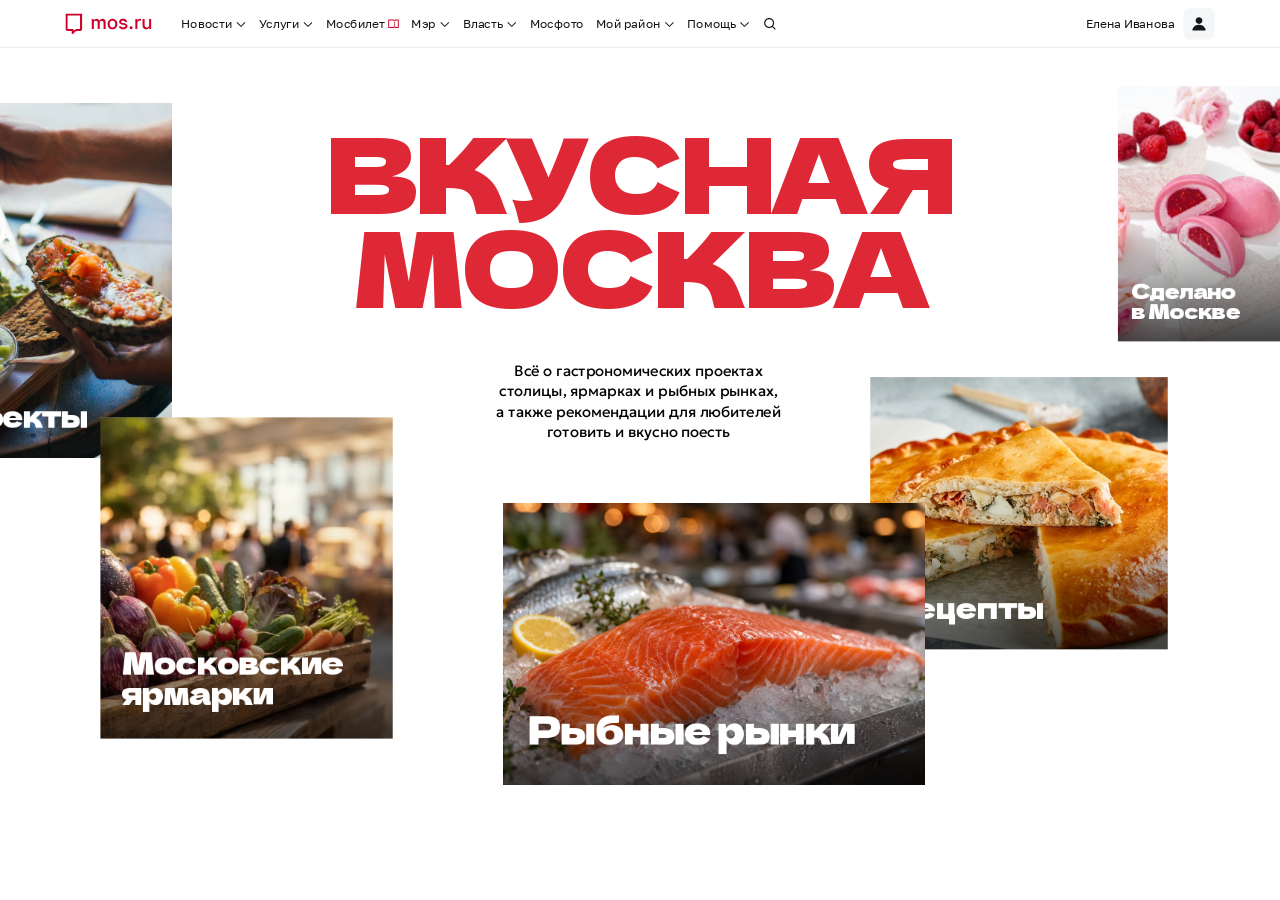
<file: index.html>
<!doctype html>
<html lang="ru">
<head>
  <meta charset="UTF-8">
  <meta name="viewport" content="width=device-width, initial-scale=1">
  <meta http-equiv="refresh" content="0; url=mos-eda/">
  <title>Вкусная Москва</title>
  <link rel="canonical" href="mos-eda/">
</head>
<body><a href="mos-eda/">Открыть «Вкусную Москву»</a></body>
</html>
</file>
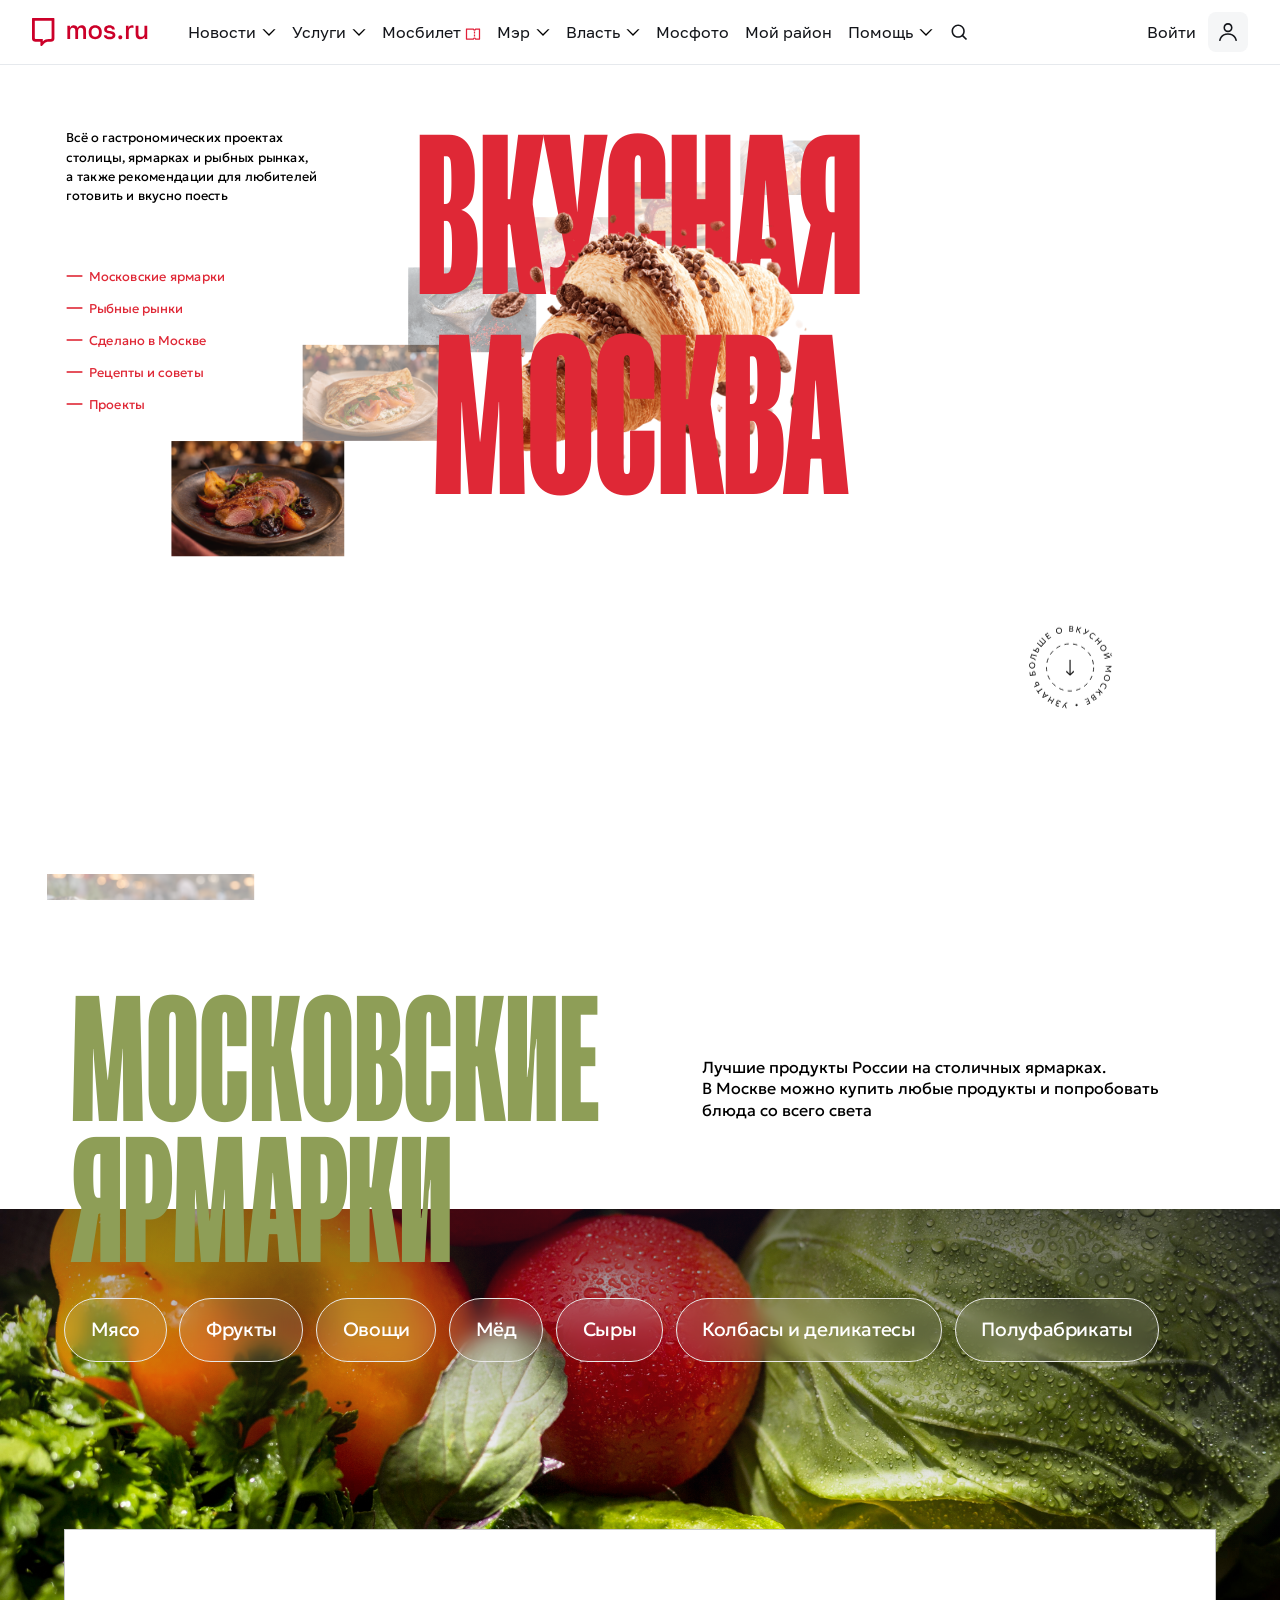
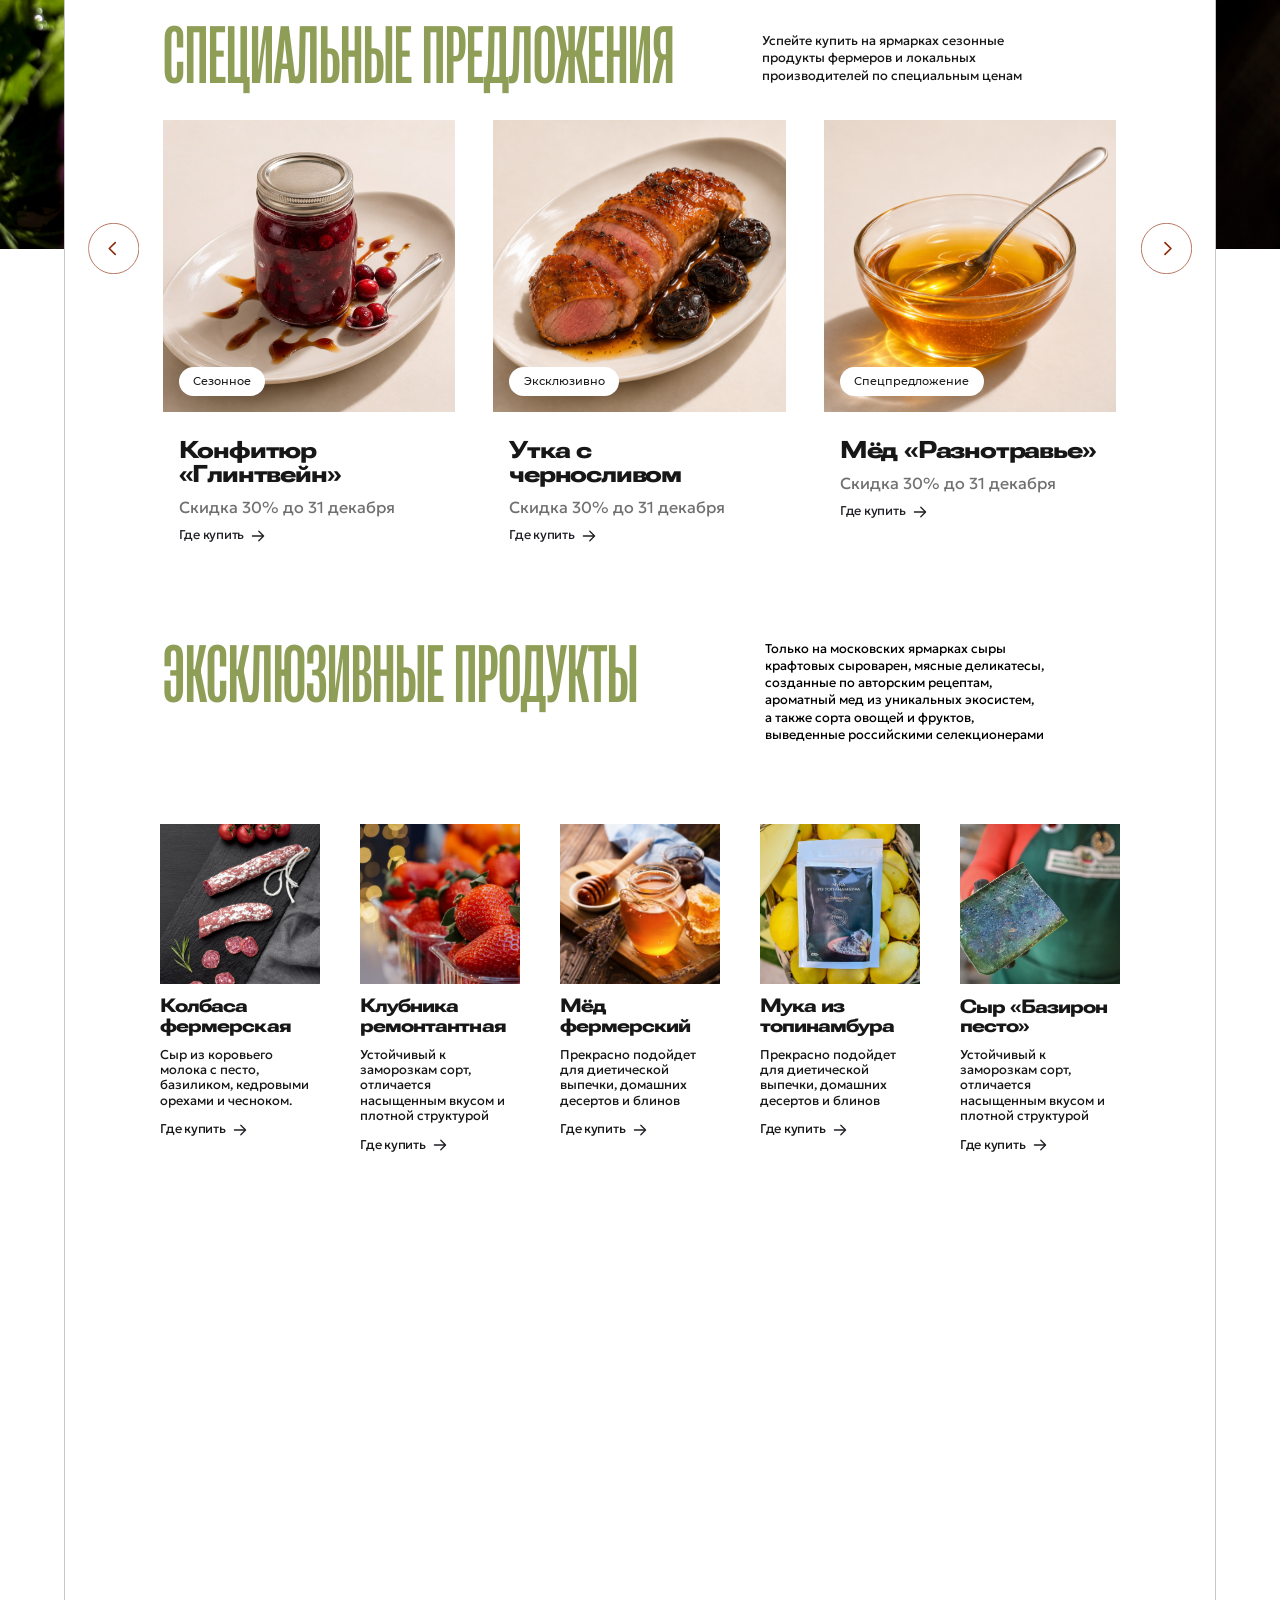
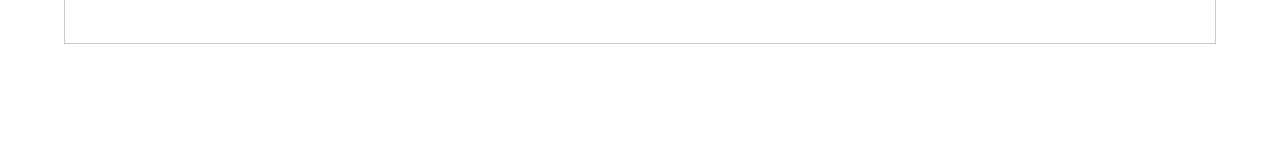
<file: mos-carousel-2/index.html>
<!doctype html>
<html lang="ru"><head><meta charset="utf-8"><meta name="viewport" content="width=device-width,initial-scale=1"><title>Вкусная Москва — карусель 2</title><link rel="icon" href="data:,"><link rel="stylesheet" href="styles.css?v=15"><link rel="stylesheet" href="header.css?v=7"><link rel="preload" href="assets/fonts/roboto-flex.ttf" as="font" type="font/ttf" crossorigin><link rel="stylesheet" href="fairs.css?v=2"><script type="module" src="carousel.js?v=9"></script><script type="module" src="fairs.js?v=2"></script></head>
<body><div id="mos-header" class="mos-widget-header mos_layouts_wrapper"><div class="Header_header__1FD6w Header_headerRendered__24O7k" tabindex="-1"><div class="Header_inside__1MzA3 ru"><header class="Caption_caption__3R-Mi" aria-label="Портал mos.ru"><div class="Caption_name__1pfTC"><a aria-disabled="true" tabindex="-1" aria-label="mos.ru — Официальный сайт Мэра Москвы" id="mos-header-title" class="link_link__29xFl link_focusable__lMy2y Caption_nameLink__2XS9J" style="height:100%"><span class="Caption_logo__IS1vg"><img src="assets/mos-header/logo.svg" aria-hidden="true" alt="" class="Caption_iconLogo__P_cnI"></span></a></div><div class="Caption_menu__2k-Z3"><div class="Menu_menuWrapper__341hI"><nav aria-label="Разделы портала" class="Menu_menu__13xOb"><div class="Menu_item__5wCCF"><div class="dropdown_dropdown__1Oynj dropdown_dropdownTriggerWithArrow__3jYM_"><a aria-disabled="true" tabindex="-1" role="link" class="Menu_link__1f7RY common_unstyledButton__10cKX common_large__34EIE common_large__34EIE link_primary__fU-Jd link_link__29xFl link_focusable__lMy2y">Новости</a><button aria-disabled="true" tabindex="-1" type="button" class="dropdown_dropdownTrigger__SxgNI link_focusable__lMy2y dropdown_dropdownTriggerWithArrowAlways__5y4mP" aria-label="Меню раздела Новости"><svg width="16" height="16" viewBox="0 0 16 16" fill="#0E0E0F" class="dropdown_dropdownTriggerArrow__17cwd dropdown_dropdownTriggerArrowVisible__3bAlf"><path d="M1.43774 5.3335L8.00008 11.8958L14.5624 5.3335L12.7711 5.3335L8.00008 10.1045L3.22908 5.3335L1.43774 5.3335Z" fill="#13151A"/></svg></button></div></div><div class="Menu_item__5wCCF"><div class="dropdown_dropdown__1Oynj dropdown_dropdownTriggerWithArrow__3jYM_"><a aria-disabled="true" tabindex="-1" role="link" class="Menu_link__1f7RY common_unstyledButton__10cKX common_large__34EIE common_large__34EIE link_primary__fU-Jd link_link__29xFl link_focusable__lMy2y">Услуги</a><button aria-disabled="true" tabindex="-1" type="button" class="dropdown_dropdownTrigger__SxgNI link_focusable__lMy2y dropdown_dropdownTriggerWithArrowAlways__5y4mP" aria-label="Меню раздела Услуги"><svg width="16" height="16" viewBox="0 0 16 16" fill="#0E0E0F" class="dropdown_dropdownTriggerArrow__17cwd dropdown_dropdownTriggerArrowVisible__3bAlf"><path d="M1.43774 5.3335L8.00008 11.8958L14.5624 5.3335L12.7711 5.3335L8.00008 10.1045L3.22908 5.3335L1.43774 5.3335Z" fill="#13151A"/></svg></button></div></div><div class="Menu_item__5wCCF"><a aria-disabled="true" tabindex="-1" role="link" class="Menu_link__1f7RY common_unstyledButton__10cKX common_large__34EIE common_large__34EIE link_primary__fU-Jd link_link__29xFl link_focusable__lMy2y">Мосбилет</a><div class="Menu_ticketIcon__lzpXe" aria-hidden="true" role="presentation"><img src="assets/mos-header/ticket.svg" alt=""></div></div><div class="Menu_item__5wCCF"><div class="dropdown_dropdown__1Oynj dropdown_dropdownTriggerWithArrow__3jYM_"><a aria-disabled="true" tabindex="-1" role="link" class="Menu_link__1f7RY common_unstyledButton__10cKX common_large__34EIE common_large__34EIE link_primary__fU-Jd link_link__29xFl link_focusable__lMy2y">Мэр</a><button aria-disabled="true" tabindex="-1" type="button" class="dropdown_dropdownTrigger__SxgNI link_focusable__lMy2y dropdown_dropdownTriggerWithArrowAlways__5y4mP" aria-label="Меню раздела Мэр"><svg width="16" height="16" viewBox="0 0 16 16" fill="#0E0E0F" class="dropdown_dropdownTriggerArrow__17cwd dropdown_dropdownTriggerArrowVisible__3bAlf"><path d="M1.43774 5.3335L8.00008 11.8958L14.5624 5.3335L12.7711 5.3335L8.00008 10.1045L3.22908 5.3335L1.43774 5.3335Z" fill="#13151A"/></svg></button></div></div><div class="Menu_item__5wCCF"><div class="dropdown_dropdown__1Oynj dropdown_dropdownTriggerWithArrow__3jYM_"><a aria-disabled="true" tabindex="-1" role="link" class="Menu_link__1f7RY common_unstyledButton__10cKX common_large__34EIE common_large__34EIE link_primary__fU-Jd link_link__29xFl link_focusable__lMy2y">Власть</a><button aria-disabled="true" tabindex="-1" type="button" class="dropdown_dropdownTrigger__SxgNI link_focusable__lMy2y dropdown_dropdownTriggerWithArrowAlways__5y4mP" aria-label="Меню раздела Власть"><svg width="16" height="16" viewBox="0 0 16 16" fill="#0E0E0F" class="dropdown_dropdownTriggerArrow__17cwd dropdown_dropdownTriggerArrowVisible__3bAlf"><path d="M1.43774 5.3335L8.00008 11.8958L14.5624 5.3335L12.7711 5.3335L8.00008 10.1045L3.22908 5.3335L1.43774 5.3335Z" fill="#13151A"/></svg></button></div></div><div class="Menu_item__5wCCF"><a aria-disabled="true" tabindex="-1" role="link" class="Menu_link__1f7RY common_unstyledButton__10cKX common_large__34EIE common_large__34EIE link_primary__fU-Jd link_link__29xFl link_focusable__lMy2y">Мосфото</a></div><div class="Menu_item__5wCCF"><a aria-disabled="true" tabindex="-1" role="link" class="Menu_link__1f7RY common_unstyledButton__10cKX common_large__34EIE common_large__34EIE link_primary__fU-Jd link_link__29xFl link_focusable__lMy2y">Мой район</a></div><div class="Menu_item__5wCCF"><div class="dropdown_dropdown__1Oynj dropdown_dropdownTriggerWithArrow__3jYM_"><a aria-disabled="true" tabindex="-1" role="link" class="Menu_link__1f7RY common_unstyledButton__10cKX common_large__34EIE common_large__34EIE link_primary__fU-Jd link_link__29xFl link_focusable__lMy2y">Помощь</a><button aria-disabled="true" tabindex="-1" type="button" class="dropdown_dropdownTrigger__SxgNI link_focusable__lMy2y dropdown_dropdownTriggerWithArrowAlways__5y4mP" aria-label="Меню раздела Помощь"><svg width="16" height="16" viewBox="0 0 16 16" fill="#0E0E0F" class="dropdown_dropdownTriggerArrow__17cwd dropdown_dropdownTriggerArrowVisible__3bAlf"><path d="M1.43774 5.3335L8.00008 11.8958L14.5624 5.3335L12.7711 5.3335L8.00008 10.1045L3.22908 5.3335L1.43774 5.3335Z" fill="#13151A"/></svg></button></div></div></nav><div class="Menu_lastSlot__1nixy Menu_slot__-tcaB common_item__16qjr"><div class="Search_searchWrapper__2cm_Z"><div class="Search_search__2uVwW"><button type="button" aria-disabled="true" tabindex="-1" class="Search_button__17yql link_focusable__lMy2y" aria-label="Поиск по сайту"><svg width="20" height="20" viewBox="0 0 20 20" fill="none" class="Search_icon__Sj_Ky" role="presentation"><path fill-rule="evenodd" clip-rule="evenodd" d="M9.1665 2.5415C5.50762 2.5415 2.5415 5.50762 2.5415 9.1665C2.5415 12.8254 5.50762 15.7915 9.1665 15.7915C10.6956 15.7915 12.1037 15.2735 13.2248 14.4034L16.9106 18.0891L18.0891 16.9106L14.4034 13.2248C15.2735 12.1037 15.7915 10.6956 15.7915 9.1665C15.7915 5.50762 12.8254 2.5415 9.1665 2.5415ZM4.12484 9.1665C4.12484 6.38207 6.38207 4.12484 9.1665 4.12484C11.9509 4.12484 14.2082 6.38207 14.2082 9.1665C14.2082 11.9509 11.9509 14.2082 9.1665 14.2082C6.38207 14.2082 4.12484 11.9509 4.12484 9.1665Z" fill="#13151A"/></svg></button></div></div></div></div></div><div class="Caption_icons__1krw6"><div class="Caption_navIcon__1FbCm Caption_icon__2XT7z"><button aria-disabled="true" tabindex="-1" type="button" class="Icon_icon__voGwJ common_unstyledButton__10cKX" aria-label="Навигация по сайту"><svg width="16" height="12" class="Icon_iconImg__1Ll2u" role="img" aria-label="Навигация по сайту"><g transform="translate(-124 -292)" fill="none" fill-rule="evenodd"><path d="M139.25 302a.75.75 0 110 1.5h-14.5a.75.75 0 110-1.5h14.5zm0-5a.75.75 0 110 1.5h-14.5a.75.75 0 010-1.5h14.5zm0-5a.75.75 0 110 1.5h-14.5a.75.75 0 010-1.5h14.5z" fill="currentColor"/></g></svg></button></div><div class="Caption_searchIcon__3LSSY Caption_icon__2XT7z"><button aria-disabled="true" tabindex="-1" type="button" class="Icon_icon__voGwJ common_unstyledButton__10cKX" aria-label="Поиск по сайту"><svg width="16" height="17" fill="none" class="Icon_iconImg__1Ll2u" role="img" aria-label="Поиск по сайту"><path fill-rule="evenodd" clip-rule="evenodd" d="M14.508 7.462a7.045 7.045 0 1 0-3.307 5.972l3.04 3.04a.75.75 0 0 0 1.06 0l.089-.09a.75.75 0 0 0 0-1.06l-2.913-2.913a7.022 7.022 0 0 0 2.03-4.95Zm-7.046-5.42a5.42 5.42 0 1 0 0 10.84 5.42 5.42 0 0 0 0-10.84Z" fill="currentColor"/></svg></button></div><div class="Caption_userMobile__apo0A Caption_icon__2XT7z"><div class="User_mobile__3-mrU"><button aria-disabled="true" tabindex="-1" type="button" class="UserIcon_icon__3o-8a common_unstyledButton__10cKX" aria-label="Вход/Регистрация"><svg width="20" height="20" viewBox="0 0 20 20" fill="none" role="presentation"><path fill-rule="evenodd" clip-rule="evenodd" d="M9.99988 1.09375C7.49734 1.09375 5.46863 3.12246 5.46863 5.625C5.46863 8.12754 7.49734 10.1562 9.99988 10.1562C12.5024 10.1562 14.5311 8.12754 14.5311 5.625C14.5311 3.12246 12.5024 1.09375 9.99988 1.09375ZM7.03113 5.625C7.03113 3.9854 8.36028 2.65625 9.99988 2.65625C11.6395 2.65625 12.9686 3.9854 12.9686 5.625C12.9686 7.2646 11.6395 8.59375 9.99988 8.59375C8.36028 8.59375 7.03113 7.2646 7.03113 5.625Z" fill="#13151A"/><path d="M2.74007 14.6018C2.09905 15.4352 1.695 16.2654 1.4506 16.887C1.2081 17.5038 1.08363 18.0948 0.952637 18.7334L2.48327 19.0473C2.48747 19.0268 2.49165 19.0064 2.49583 18.9861C2.60464 18.4549 2.70424 17.9687 2.90475 17.4587C3.10957 16.9378 3.4477 16.2446 3.97855 15.5545C5.02254 14.1973 6.83601 12.8125 9.99994 12.8125C13.1639 12.8125 14.9773 14.1973 16.0213 15.5545C16.5522 16.2446 16.8903 16.9378 17.0951 17.4587C17.2959 17.9693 17.3934 18.4457 17.5019 18.9756C17.5068 18.9994 17.5117 19.0233 17.5166 19.0473L19.0472 18.7334C18.9163 18.0949 18.7916 17.5033 18.5493 16.887C18.3049 16.2654 17.9008 15.4352 17.2598 14.6018C15.96 12.9121 13.711 11.25 9.99994 11.25C6.28886 11.25 4.03984 12.9121 2.74007 14.6018Z" fill="#13151A"/></svg></button></div></div><div class="Caption_userDesktop__2wfJM"><a aria-disabled="true" tabindex="-1" class="Caption_item__3tAks link_white__1QFFV link_link__29xFl link_focusable__lMy2y Caption_itemUser__373OT User_loginLink__1L0QF common_unstyledButton__10cKX User_loginButton__2k0Cj" aria-label="Вход/Регистрация"><span class="User_loginLinkText__3rVLq" aria-hidden="true">Войти</span><span class="User_icon__2FnO5 link_white__1QFFV link_link__29xFl link_focusable__lMy2y Caption_icon__2XT7z"><svg width="20" height="20" viewBox="0 0 20 20" fill="none" role="presentation"><path fill-rule="evenodd" clip-rule="evenodd" d="M9.99988 1.09375C7.49734 1.09375 5.46863 3.12246 5.46863 5.625C5.46863 8.12754 7.49734 10.1562 9.99988 10.1562C12.5024 10.1562 14.5311 8.12754 14.5311 5.625C14.5311 3.12246 12.5024 1.09375 9.99988 1.09375ZM7.03113 5.625C7.03113 3.9854 8.36028 2.65625 9.99988 2.65625C11.6395 2.65625 12.9686 3.9854 12.9686 5.625C12.9686 7.2646 11.6395 8.59375 9.99988 8.59375C8.36028 8.59375 7.03113 7.2646 7.03113 5.625Z" fill="#13151A"/><path d="M2.74007 14.6018C2.09905 15.4352 1.695 16.2654 1.4506 16.887C1.2081 17.5038 1.08363 18.0948 0.952637 18.7334L2.48327 19.0473C2.48747 19.0268 2.49165 19.0064 2.49583 18.9861C2.60464 18.4549 2.70424 17.9687 2.90475 17.4587C3.10957 16.9378 3.4477 16.2446 3.97855 15.5545C5.02254 14.1973 6.83601 12.8125 9.99994 12.8125C13.1639 12.8125 14.9773 14.1973 16.0213 15.5545C16.5522 16.2446 16.8903 16.9378 17.0951 17.4587C17.2959 17.9693 17.3934 18.4457 17.5019 18.9756C17.5068 18.9994 17.5117 19.0233 17.5166 19.0473L19.0472 18.7334C18.9163 18.0949 18.7916 17.5033 18.5493 16.887C18.3049 16.2654 17.9008 15.4352 17.2598 14.6018C15.96 12.9121 13.711 11.25 9.99994 11.25C6.28886 11.25 4.03984 12.9121 2.74007 14.6018Z" fill="#13151A"/></svg></span></a></div></div></header></div></div></div>
<div class="artboard">
<main class="hero" aria-labelledby="title" tabindex="0" aria-label="Вкусная Москва. Перетаскивай карточки мышью или используй стрелки клавиатуры.">
<h1 id="title"><span class="title-line title-line--top">Вкусная</span><span class="title-line title-line--bottom">Москва</span></h1>
<div class="hero-food" aria-hidden="true">
  <img class="hero-food-default" src="assets/image-food-1.png" width="600" height="420" alt="" draggable="false">
  <img class="hero-food-fairs" src="assets/image-food-2.png?v=2" width="600" height="420" alt="" draggable="false">
  <img class="hero-food-fish" src="assets/image-food-3.png?v=2" width="600" height="420" alt="" draggable="false">
  <img class="hero-food-made-in-moscow" src="assets/image-food-4.png?v=66bab797d0ae" width="600" height="420" alt="" draggable="false">
  <img class="hero-food-recipes" src="assets/image-food-5.png?v=ad65a6612260" width="600" height="420" alt="" draggable="false">
  <img class="hero-food-projects" src="assets/image-food-6.png?v=2b4e83b8240d" width="600" height="420" alt="" draggable="false">
</div>
<div class="cards" aria-hidden="true">
<div class="card-product"><img src="assets/food/1.jpg" alt="Сырники" draggable="false"></div>
<div class="card-product"><img src="assets/food/2.jpg" alt="Розовые моти" draggable="false"></div>
<div class="card-product"><img src="assets/food/3.jpg" alt="Свежие овощи" draggable="false"></div>
<div class="card-product"><img src="assets/food/4.jpg" alt="Брускетта с рыбой" draggable="false"></div>
<div class="card-product"><img src="assets/food/5.jpg" alt="Ягодное варенье" draggable="false"></div>
<div class="card-product"><img src="assets/food/6.jpg" alt="Рыба на льду" draggable="false"></div>
<div class="card-product"><img src="assets/food/7.jpg" alt="Мясо с грушей" draggable="false"></div>
<div class="card-product"><img src="assets/food/8.jpg" alt="Блин с рыбой" draggable="false"></div>
<div class="card-product"><img src="assets/food/9.jpg" alt="Камбала" draggable="false"></div>
<div class="card-product"><img src="assets/food/10.jpg" alt="Торт с малиной" draggable="false"></div>
<div class="card-product"><img src="assets/food/11.jpg" alt="Медовик с орехами" draggable="false"></div>
<div class="card-product"><img src="assets/food/12.jpg" alt="Мёд" draggable="false"></div>
<div class="card-product"><img src="assets/food/13.jpg" alt="Морепродукты" draggable="false"></div>
<div class="card-product"><img src="assets/food/14.jpg" alt="Круассан" draggable="false"></div>
</div>
<nav class="anchor-nav" aria-label="Разделы Вкусной Москвы">
<button class="anchor-nav-item" type="button" data-food="fairs"><span>Московские ярмарки</span></button>
<button class="anchor-nav-item" type="button" data-food="fish"><span>Рыбные рынки</span></button>
<button class="anchor-nav-item" type="button" data-food="made-in-moscow"><span>Сделано в Москве</span></button>
<button class="anchor-nav-item" type="button" data-food="recipes"><span>Рецепты и советы</span></button>
<button class="anchor-nav-item" type="button" data-food="projects"><span>Проекты</span></button>
</nav>
<p class="intro">Всё о гастрономических проектах столицы, ярмарках и рыбных рынках, а также рекомендации для любителей готовить и вкусно поесть</p>
<button class="scroll-cue" type="button" aria-label="Узнать больше о Вкусной Москве">
<svg width="170" height="170" viewBox="0 0 170 170" fill="none" aria-hidden="true" xmlns="http://www.w3.org/2000/svg">
<g class="scroll-cue-text">
<path d="M79.2032 149.582L79.5755 150.985C78.9975 151.032 78.4576 151.157 77.9559 151.36C77.4493 151.562 76.9653 151.858 76.5041 152.248C76.0429 152.638 75.5969 153.135 75.1661 153.741L71.2341 159.196L69.6082 158.922L73.8667 153.175C74.3133 152.567 74.7506 152.045 75.1786 151.608C75.6016 151.171 76.0274 150.809 76.4559 150.521C76.8786 150.238 77.3162 150.019 77.7687 149.864C78.2203 149.714 78.6985 149.62 79.2032 149.582ZM75.5103 152.658L78.2998 160.387L76.5765 160.096L74.3591 153.774L75.5103 152.658ZM64.5087 146.333C65.235 146.604 65.8633 146.949 66.3937 147.368C66.924 147.787 67.3427 148.259 67.6498 148.784L66.5675 149.622C66.3472 149.183 66.0253 148.785 65.6018 148.427C65.1783 148.069 64.6912 147.788 64.1406 147.583C63.6279 147.392 63.1567 147.3 62.7268 147.307C62.2952 147.32 61.927 147.423 61.6221 147.617C61.3172 147.812 61.0943 148.091 60.9534 148.455C60.7376 149.034 60.7616 149.543 61.0252 149.982C61.284 150.419 61.8098 150.785 62.6025 151.08L64.5322 151.799L64.1157 152.917L62.2929 152.238C61.8657 152.079 61.4707 152.007 61.1079 152.023C60.7403 152.038 60.4251 152.137 60.1623 152.32C59.8929 152.506 59.6937 152.772 59.5646 153.119C59.439 153.456 59.4184 153.773 59.5026 154.069C59.5851 154.37 59.768 154.641 60.0513 154.881C60.3281 155.125 60.6944 155.332 61.1501 155.501C61.6343 155.682 62.1207 155.777 62.6092 155.786C63.0978 155.795 63.5565 155.717 63.9854 155.552L64.2789 156.789C63.7345 157.002 63.1412 157.1 62.4991 157.082C61.8552 157.07 61.2057 156.941 60.5506 156.697C59.8576 156.439 59.2993 156.109 58.8757 155.708C58.4456 155.31 58.1695 154.861 58.0474 154.362C57.9189 153.865 57.9563 153.344 58.1597 152.798C58.2799 152.475 58.4749 152.191 58.7448 151.946C59.0146 151.7 59.3153 151.51 59.6471 151.374C59.974 151.236 60.2875 151.164 60.5875 151.157C60.094 150.784 59.7435 150.31 59.5359 149.735C59.3283 149.16 59.3516 148.539 59.6056 147.872C59.812 147.332 60.1573 146.899 60.6415 146.571C61.1258 146.243 61.7032 146.05 62.3736 145.992C63.0375 145.937 63.7492 146.05 64.5087 146.333ZM55.888 143.174L50.239 152.188L49.0286 151.43L51.3245 147.766L46.6888 144.861L44.3929 148.524L43.1824 147.766L48.8314 138.752L50.0418 139.51L47.3868 143.747L52.0225 146.652L54.6776 142.416L55.888 143.174ZM44.9993 136.432L34.6258 141.236L33.554 140.213L37.777 129.538L38.9423 130.65L37.8648 133.308L41.2945 136.582L43.8671 135.351L44.9993 136.432ZM40.1428 137.206L37.3067 134.498L35.3371 139.467L40.1428 137.206ZM33.8824 125.064L26.3258 130.525L28.1104 132.994L27.045 133.764L22.639 127.667L23.7044 126.897L25.4891 129.367L33.0457 123.906L33.8824 125.064ZM28.5826 117.437L18.9672 121.988L18.3562 120.697L22.2092 118.873L21.2308 116.806C20.9145 116.137 20.7494 115.493 20.7356 114.871C20.7197 114.246 20.861 113.686 21.1595 113.191C21.4512 112.695 21.8992 112.303 22.5036 112.017C22.9661 111.798 23.4116 111.68 23.8403 111.662C24.2689 111.644 24.6773 111.726 25.0654 111.906C25.4467 112.084 25.8 112.357 26.1251 112.724C26.4503 113.092 26.744 113.552 27.0062 114.106L28.5826 117.437ZM26.8383 116.683L25.8534 114.601C25.5349 113.928 25.147 113.476 24.6898 113.244C24.2304 113.007 23.7145 113.025 23.1422 113.295C22.5836 113.56 22.2385 113.956 22.107 114.483C21.9733 115.006 22.0593 115.59 22.3648 116.236L23.3561 118.33L26.8383 116.683ZM21.4974 99.2725L10.9634 100.755L10.057 94.3141L11.3211 94.1362L12.0284 99.1624L15.1811 98.7188L14.8963 96.6948C14.7396 95.5812 14.8744 94.6491 15.3008 93.8985C15.7214 93.1436 16.4309 92.6959 17.4291 92.5554C18.0862 92.4629 18.6638 92.5326 19.1619 92.7643C19.6543 92.9917 20.0601 93.3668 20.3792 93.8897C20.6926 94.4083 20.9048 95.0614 21.0156 95.849L21.4974 99.2725ZM20.1396 98.021L19.86 96.0346C19.7563 95.2972 19.516 94.753 19.1392 94.4019C18.7624 94.0508 18.268 93.9183 17.656 94.0044C17.0691 94.087 16.6309 94.3533 16.3412 94.8033C16.0459 95.249 15.9472 95.8205 16.0454 96.5177L16.3323 98.5568L20.1396 98.021ZM20.541 82.1921C20.4843 82.9854 20.2928 83.7106 19.9664 84.3678C19.6354 85.0196 19.2017 85.5802 18.6654 86.0497C18.1294 86.5142 17.5155 86.8613 16.8236 87.0911C16.1317 87.321 15.3942 87.4079 14.611 87.3519C13.8228 87.2955 13.1026 87.1044 12.4505 86.7784C11.7984 86.4524 11.2401 86.0215 10.7756 85.4855C10.3115 84.9444 9.96459 84.328 9.73475 83.6361C9.50527 82.9392 9.4189 82.1941 9.47563 81.4008C9.532 80.6126 9.72569 79.8926 10.0567 79.2408C10.3877 78.589 10.8239 78.0286 11.3653 77.5594C11.9067 77.0903 12.5234 76.7408 13.2152 76.511C13.9024 76.2757 14.6326 76.1858 15.4056 76.241C16.1888 76.297 16.9062 76.4906 17.558 76.8216C18.2102 77.1475 18.7683 77.581 19.2323 78.1221C19.6964 78.6631 20.0459 79.2797 20.2808 79.972C20.5106 80.6639 20.5974 81.4039 20.541 82.1921ZM19.1844 82.0951C19.2252 81.5242 19.1646 80.9866 19.0026 80.4824C18.841 79.9731 18.5914 79.5211 18.254 79.1262C17.9115 78.731 17.49 78.4114 16.9895 78.1673C16.4893 77.9183 15.9259 77.7713 15.2994 77.7265C14.4556 77.6662 13.7074 77.7955 13.0549 78.1145C12.4027 78.4284 11.8827 78.8813 11.4951 79.4732C11.1024 80.0647 10.8789 80.7394 10.8247 81.4973C10.7839 82.0682 10.8468 82.6085 11.0135 83.1181C11.1755 83.6223 11.4276 84.0746 11.7697 84.4748C12.1071 84.8697 12.5261 85.1891 13.0266 85.4332C13.5221 85.6768 14.0857 85.8212 14.7173 85.8664C15.556 85.9264 16.3015 85.7994 16.9537 85.4855C17.6062 85.1665 18.1288 84.7112 18.5216 84.1198C18.9092 83.5279 19.1302 82.853 19.1844 82.0951ZM21.2623 72.4346L19.8368 72.6055C19.8335 72.2499 19.7921 71.9329 19.7124 71.6547C19.6279 71.3749 19.4814 71.1161 19.273 70.8782C19.0646 70.6403 18.7636 70.4113 18.3698 70.1912C17.976 69.9712 17.4651 69.7447 16.837 69.5118C16.2104 69.274 15.439 69.0162 14.5228 68.7382L11.3817 67.7852L13.4841 60.8558L23.6636 63.9443L23.2489 65.3113L14.3272 62.6045L13.0411 66.8435L14.888 67.4038C15.9447 67.7245 16.844 68.0317 17.5859 68.3256C18.3279 68.6196 18.9368 68.9155 19.4129 69.2134C19.8904 69.5065 20.2625 69.8153 20.5293 70.1397C20.7976 70.4594 20.9858 70.8076 21.0937 71.1844C21.2017 71.5613 21.2579 71.978 21.2623 72.4346ZM25.4809 58.5725L16.1431 53.4768L16.8273 52.2229L20.5692 54.2648L21.6647 52.2572C22.019 51.608 22.4432 51.095 22.9373 50.7183C23.4338 50.3372 23.9697 50.1218 24.545 50.0722C25.1183 50.0157 25.6984 50.1476 26.2854 50.4679C26.7345 50.713 27.0924 51.0035 27.3592 51.3395C27.6259 51.6755 27.8005 52.0536 27.8829 52.4736C27.9633 52.8868 27.9506 53.3329 27.845 53.812C27.7394 54.291 27.5398 54.7996 27.2462 55.3376L25.4809 58.5725ZM25.0647 56.718L26.1675 54.697C26.5242 54.0434 26.6618 53.4635 26.5802 52.9573C26.5011 52.4467 26.1836 52.0397 25.6278 51.7364C25.0853 51.4404 24.5622 51.3944 24.0584 51.5984C23.557 51.7981 23.1353 52.2114 22.7932 52.8383L21.683 54.8726L25.0647 56.718ZM31.4603 48.0059L23.6002 40.8379L24.5627 39.7824L31.4516 46.0646L34.585 42.6286L27.6962 36.3464L28.6587 35.2909L35.5476 41.5731L38.6708 38.1483L31.7819 31.8661L32.7445 30.8106L40.6046 37.9786L31.4603 48.0059ZM44.4162 34.076L38.4576 25.2637L43.9841 21.5268L44.6992 22.5843L40.356 25.521L42.1308 28.1458L45.9138 25.5879L46.599 26.6013L42.8161 29.1592L44.8803 32.2121L49.2613 29.2498L49.9805 30.3135L44.4162 34.076ZM65.7209 23.4096C64.955 23.6239 64.2077 23.6884 63.4789 23.603C62.7537 23.5113 62.0796 23.2923 61.4566 22.9459C60.8386 22.5981 60.3046 22.1373 59.8547 21.5636C59.4049 20.9898 59.0742 20.3249 58.8626 19.5688C58.6496 18.8078 58.5866 18.0654 58.6733 17.3415C58.7601 16.6176 58.9773 15.9466 59.3251 15.3285C59.6778 14.7091 60.141 14.1745 60.7148 13.7246C61.2934 13.2734 61.9656 12.9406 62.7315 12.7263C63.4925 12.5134 64.2356 12.4527 64.9608 12.5443C65.6861 12.636 66.3609 12.8575 66.9852 13.2088C67.6095 13.5601 68.1466 14.0226 68.5964 14.5963C69.0498 15.1638 69.3809 15.8207 69.5898 16.5671C69.8013 17.3232 69.8613 18.0639 69.7697 18.7892C69.6829 19.513 69.4632 20.1847 69.1105 20.8041C68.7579 21.4236 68.2953 21.9607 67.723 22.4154C67.1492 22.8652 66.4819 23.1966 65.7209 23.4096ZM65.3544 22.0998C65.9056 21.9455 66.3912 21.7071 66.8112 21.3844C67.236 21.0604 67.5773 20.673 67.8351 20.2221C68.0916 19.7663 68.2502 19.2617 68.311 18.7081C68.3766 18.1532 68.3248 17.5733 68.1556 16.9684C67.9276 16.1538 67.5534 15.4931 67.0329 14.9865C66.5173 14.4785 65.9155 14.1419 65.2275 13.9768C64.5382 13.8067 63.8277 13.824 63.0959 14.0288C62.5447 14.183 62.0573 14.4246 61.6339 14.7535C61.2139 15.0762 60.8733 15.4661 60.612 15.9232C60.3541 16.3741 60.1948 16.8763 60.1341 17.4298C60.0719 17.9785 60.1262 18.5577 60.2968 19.1675C60.5234 19.9773 60.8945 20.6361 61.4101 21.1441C61.9306 21.6507 62.5355 21.9891 63.2248 22.1591C63.9128 22.3243 64.6226 22.3045 65.3544 22.0998ZM82.9662 19.9324L83.4977 9.30798L86.9885 9.48261C87.9852 9.53246 88.7808 9.8005 89.3752 10.2867C89.975 10.7681 90.2529 11.449 90.2088 12.3293C90.1919 12.6682 90.0921 12.9904 89.9094 13.2957C89.727 13.596 89.4985 13.8559 89.2238 14.0755C88.9541 14.2953 88.6777 14.4463 88.3947 14.5285C88.9679 14.7296 89.44 15.0753 89.8111 15.5656C90.1872 16.0561 90.3579 16.6504 90.3229 17.3486C90.2943 17.9203 90.1248 18.419 89.8144 18.8447C89.5091 19.2707 89.0844 19.5994 88.5402 19.8309C88.0014 20.0575 87.3703 20.1527 86.6468 20.1165L82.9662 19.9324ZM84.4514 18.8351L86.4472 18.935C87.2314 18.9742 87.8208 18.8515 88.2155 18.5669C88.6152 18.2826 88.8307 17.8268 88.8621 17.1994C88.8927 16.5873 88.7212 16.1121 88.3476 15.7738C87.9793 15.4308 87.3853 15.2388 86.5657 15.1978L84.6381 15.1014L84.4514 18.8351ZM84.6943 13.9782L86.5232 14.0697C86.9634 14.0917 87.3514 14.0401 87.6874 13.9149C88.0233 13.7897 88.2864 13.6 88.4766 13.3458C88.6722 13.0867 88.7793 12.77 88.7981 12.3956C88.8249 11.8594 88.6531 11.4399 88.2828 11.1374C87.9175 10.8351 87.3807 10.6662 86.6724 10.6308L84.8663 10.5405L84.6943 13.9782ZM101.724 22.3378L98.8508 15.7859L103.817 11.8954L105.512 12.3217L100.542 16.1957L103.514 22.7882L101.724 22.3378ZM95.3201 20.7271L97.915 10.4108L99.3003 10.7592L98.2457 14.9521L100.147 15.4303L99.8262 16.7051L97.925 16.2269L96.7054 21.0756L95.3201 20.7271ZM108.186 24.3484L108.211 22.8966C108.78 23.0099 109.333 23.0375 109.871 22.9792C110.414 22.9231 110.96 22.7707 111.511 22.5218C112.061 22.273 112.626 21.9162 113.206 21.4515L118.479 17.2785L119.969 17.9864L114.301 22.3508C113.705 22.8136 113.142 23.1964 112.611 23.4992C112.084 23.8042 111.576 24.0364 111.085 24.1957C110.601 24.3526 110.12 24.4437 109.643 24.469C109.167 24.4898 108.682 24.4496 108.186 24.3484ZM112.579 22.3986L112.008 14.2019L113.587 14.9523L113.991 21.6399L112.579 22.3986ZM122.653 32.5187C121.77 31.8631 121.134 31.1061 120.743 30.2477C120.359 29.3882 120.232 28.4891 120.362 27.5504C120.498 26.6106 120.899 25.6935 121.563 24.799C122.044 24.1525 122.593 23.6389 123.21 23.2582C123.83 22.8735 124.486 22.6285 125.176 22.5231C125.867 22.4177 126.562 22.4546 127.262 22.6338C127.966 22.8161 128.637 23.1444 129.275 23.6187C129.905 24.087 130.397 24.5757 130.751 25.0847C131.108 25.5897 131.35 26.1134 131.477 26.6559L130.169 27.1419C130.077 26.6885 129.893 26.2648 129.618 25.8709C129.343 25.477 128.984 25.1154 128.54 24.7861C128.04 24.4145 127.529 24.1549 127.008 24.0072C126.487 23.8596 125.973 23.8249 125.467 23.9032C124.967 23.9804 124.488 24.1669 124.028 24.4628C123.569 24.7586 123.149 25.1627 122.768 25.675C122.242 26.3825 121.93 27.0875 121.831 27.79C121.735 28.4956 121.842 29.1678 122.15 29.8068C122.46 30.4416 122.959 31.0143 123.647 31.5249C124.09 31.8543 124.563 32.1049 125.066 32.2769C125.577 32.4479 126.122 32.5159 126.704 32.4809L126.515 33.8555C125.852 33.8737 125.198 33.7727 124.554 33.5527C123.917 33.3317 123.283 32.987 122.653 32.5187ZM129.55 37.586L137.541 30.5638L138.484 31.6369L135.236 34.4909L138.848 38.6004L142.096 35.7464L143.038 36.8194L135.048 43.8415L134.105 42.7685L137.86 39.4681L134.249 35.3586L130.493 38.659L129.55 37.586ZM140.723 52.5675C140.344 51.8684 140.115 51.1541 140.036 50.4246C139.964 49.6971 140.028 48.9912 140.227 48.3068C140.429 47.6269 140.76 47.0039 141.219 46.4379C141.679 45.8718 142.253 45.4016 142.944 45.0273C143.638 44.6506 144.348 44.4241 145.073 44.3479C145.798 44.2716 146.501 44.3344 147.181 44.5361C147.863 44.7424 148.487 45.0752 149.053 45.5346C149.622 45.9985 150.096 46.58 150.475 47.2791C150.851 47.9738 151.076 48.6849 151.147 49.4123C151.219 50.1398 151.153 50.8469 150.949 51.5337C150.746 52.2205 150.414 52.8469 149.955 53.413C149.502 53.9811 148.935 54.4499 148.254 54.8194C147.564 55.1937 146.855 55.4167 146.127 55.4885C145.402 55.5648 144.699 55.4998 144.016 55.2936C143.334 55.0873 142.707 54.7557 142.137 54.2987C141.571 53.8392 141.099 53.2622 140.723 52.5675ZM141.918 51.9192C142.191 52.4224 142.532 52.8428 142.94 53.1806C143.35 53.5228 143.803 53.7695 144.3 53.9207C144.802 54.0695 145.329 54.112 145.882 54.0483C146.438 53.989 146.992 53.8096 147.544 53.5102C148.287 53.1069 148.848 52.5953 149.227 51.9752C149.607 51.3596 149.802 50.6981 149.81 49.9906C149.823 49.2808 149.648 48.5918 149.286 47.9239C149.013 47.4207 148.669 46.9992 148.254 46.6594C147.846 46.3217 147.391 46.0762 146.887 45.9229C146.39 45.7717 145.865 45.728 145.312 45.7917C144.763 45.853 144.21 46.0346 143.654 46.3365C142.914 46.7373 142.354 47.2456 141.974 47.8611C141.595 48.4812 141.4 49.1462 141.387 49.856C141.379 50.5635 141.556 51.2512 141.918 51.9192ZM145.738 61.7263L155.99 58.8876L156.369 60.257L148.417 62.459L157.88 65.7125L158.241 67.016L147.989 69.8547L147.61 68.4853L155.614 66.2691L146.095 63.0151L145.738 61.7263ZM158.434 62.5868C158.289 62.0644 158.274 61.5745 158.389 61.1168C158.504 60.6592 158.725 60.2696 159.051 59.948C159.382 59.6251 159.801 59.4013 160.308 59.2767L160.627 60.4264C160.143 60.5394 159.788 60.7689 159.564 61.115C159.344 61.4597 159.297 61.8591 159.422 62.3131C159.548 62.7671 159.793 63.0829 160.158 63.2606C160.528 63.4417 160.95 63.4539 161.421 63.297L161.742 64.454C161.247 64.6016 160.773 64.6197 160.322 64.5081C159.872 64.4015 159.48 64.1815 159.146 63.8483C158.812 63.515 158.574 63.0945 158.434 62.5868ZM149.964 82.3283L160.574 83.1071L160.472 84.4939L152.986 88.3937L153.026 87.8481L159.873 92.6478L159.774 93.9967L149.165 93.2178L149.267 91.8235L157.935 92.4751L157.824 92.7488L151.911 88.5053L151.992 87.4065L158.464 84.0265L158.539 84.253L149.869 83.6317L149.964 82.3283ZM146.825 103.218C147.074 102.463 147.437 101.806 147.915 101.249C148.395 100.698 148.953 100.261 149.588 99.937C150.221 99.618 150.902 99.4318 151.629 99.3784C152.356 99.325 153.092 99.4214 153.838 99.6675C154.588 99.9152 155.239 100.277 155.792 100.753C156.344 101.228 156.78 101.783 157.099 102.416C157.417 103.055 157.602 103.737 157.655 104.464C157.707 105.196 157.608 105.94 157.359 106.695C157.111 107.445 156.747 108.096 156.267 108.647C155.786 109.198 155.226 109.634 154.586 109.957C153.946 110.279 153.263 110.467 152.536 110.52C151.812 110.58 151.082 110.488 150.346 110.245C149.6 109.999 148.952 109.636 148.401 109.155C147.849 108.68 147.414 108.123 147.097 107.484C146.779 106.846 146.591 106.163 146.533 105.434C146.48 104.707 146.577 103.968 146.825 103.218ZM148.116 103.644C147.937 104.188 147.864 104.724 147.897 105.252C147.929 105.786 148.061 106.285 148.291 106.75C148.526 107.218 148.857 107.631 149.282 107.99C149.706 108.354 150.216 108.634 150.813 108.831C151.616 109.096 152.373 109.154 153.084 109.005C153.793 108.86 154.408 108.548 154.929 108.069C155.455 107.592 155.837 106.993 156.075 106.271C156.254 105.728 156.326 105.188 156.289 104.653C156.255 104.125 156.122 103.625 155.888 103.153C155.657 102.687 155.329 102.275 154.904 101.916C154.483 101.558 153.972 101.28 153.371 101.082C152.572 100.818 151.818 100.759 151.109 100.903C150.398 101.053 149.78 101.366 149.255 101.843C148.734 102.322 148.354 102.923 148.116 103.644ZM140.863 117.328C141.429 116.385 142.119 115.677 142.935 115.204C143.753 114.738 144.635 114.523 145.582 114.56C146.531 114.604 147.483 114.912 148.438 115.486C149.129 115.901 149.694 116.397 150.133 116.973C150.577 117.553 150.885 118.181 151.058 118.858C151.231 119.535 151.262 120.23 151.152 120.944C151.04 121.663 150.779 122.363 150.37 123.045C149.966 123.718 149.528 124.256 149.056 124.658C148.588 125.062 148.091 125.354 147.563 125.534L146.951 124.28C147.394 124.144 147.797 123.92 148.162 123.607C148.527 123.294 148.852 122.901 149.136 122.428C149.457 121.894 149.665 121.36 149.761 120.827C149.856 120.293 149.84 119.779 149.713 119.282C149.587 118.793 149.354 118.335 149.015 117.906C148.675 117.478 148.232 117.099 147.685 116.771C146.929 116.317 146.197 116.075 145.488 116.046C144.776 116.02 144.118 116.192 143.512 116.561C142.911 116.933 142.39 117.485 141.949 118.219C141.665 118.693 141.462 119.188 141.34 119.706C141.22 120.231 141.206 120.781 141.298 121.356L139.912 121.303C139.828 120.645 139.865 119.984 140.02 119.321C140.178 118.665 140.459 118.001 140.863 117.328ZM132 129.561L139.127 130.182L140.16 136.406L138.974 137.689L137.957 131.469L130.747 130.917L132 129.561ZM136.484 124.714L144.293 131.938L143.323 132.986L140.149 130.051L138.818 131.49L137.853 130.597L139.184 129.158L135.514 125.763L136.484 124.714ZM127.364 134.315L133.623 142.916L130.797 144.972C129.991 145.56 129.203 145.851 128.435 145.846C127.666 145.848 127.022 145.493 126.504 144.78C126.304 144.506 126.179 144.192 126.13 143.84C126.083 143.492 126.097 143.146 126.173 142.803C126.245 142.462 126.365 142.171 126.534 141.929C125.962 142.133 125.377 142.16 124.78 142.012C124.18 141.867 123.673 141.511 123.262 140.946C122.925 140.483 122.744 139.989 122.718 139.463C122.688 138.939 122.812 138.417 123.09 137.895C123.367 137.38 123.798 136.91 124.384 136.483L127.364 134.315ZM126.897 136.101L125.281 137.277C124.647 137.739 124.265 138.205 124.137 138.674C124.004 139.147 124.123 139.637 124.493 140.145C124.853 140.64 125.285 140.902 125.788 140.931C126.29 140.966 126.873 140.743 127.537 140.26L129.097 139.124L126.897 136.101ZM129.759 140.033L128.278 141.111C127.922 141.37 127.652 141.654 127.47 141.963C127.287 142.271 127.201 142.584 127.213 142.901C127.224 143.226 127.339 143.539 127.56 143.842C127.876 144.277 128.273 144.495 128.751 144.498C129.225 144.504 129.749 144.298 130.322 143.881L131.784 142.816L129.759 140.033ZM117.219 141.484L121.758 151.104L115.724 153.951L115.179 152.796L119.921 150.559L118.569 147.694L114.439 149.642L113.917 148.536L118.047 146.587L116.475 143.254L111.692 145.511L111.144 144.349L117.219 141.484Z" fill="currentColor"/>
<circle cx="96.4688" cy="154.465" r="2" fill="currentColor"/>
</g>
<g class="scroll-cue-center">
<circle cx="84.4727" cy="85.4648" r="43.2461" stroke="currentColor" stroke-width="1.5" stroke-dasharray="8 8"/>
<path d="M84.4727 71.4648L83.4727 71.4648L83.4727 99.4648L84.4727 99.4648L85.4727 99.4648L85.4727 71.4648L84.4727 71.4648ZM83.7656 100.172C84.1561 100.562 84.7892 100.562 85.1798 100.172L91.5437 93.808C91.9342 93.4175 91.9342 92.7843 91.5437 92.3938C91.1532 92.0033 90.52 92.0033 90.1295 92.3938L84.4727 98.0506L78.8158 92.3938C78.4253 92.0033 77.7921 92.0033 77.4016 92.3938C77.0111 92.7843 77.0111 93.4175 77.4016 93.808L83.7656 100.172Z" fill="currentColor"/>
</g>
</svg>
</button>
<p class="error" hidden role="status"></p>
</main></div>
<section class="fairs-story" aria-labelledby="fairs-title">
  <div class="fairs-backdrop" aria-hidden="true">
    <img src="assets/card-08.png" alt="" loading="lazy" decoding="async">
  </div>
  <div class="fairs-grid">
<section class="market-intro" id="mos-fairs" aria-labelledby="fairs-title">
<h2 id="fairs-title" data-fairs-reveal>Московские<br>ярмарки</h2>
<p class="market-intro-description" data-fairs-reveal>Лучшие продукты России на столичных ярмарках. В Москве можно купить любые продукты и попробовать блюда со всего света</p>
<div class="market-categories" data-fairs-reveal aria-label="Категории продуктов"><span class="market-category">Мясо</span><span class="market-category">Фрукты</span><span class="market-category">Овощи</span><span class="market-category">Мёд</span><span class="market-category">Сыры</span><span class="market-category">Колбасы и деликатесы</span><span class="market-category">Полуфабрикаты</span></div></section>
    <div class="market-content">
<section class="offers-section" aria-labelledby="offers-title">
<div data-fairs-reveal class="market-section-heading">
<h2 id="offers-title">Специальные предложения</h2><p class="market-section-description">Успейте купить на ярмарках сезонные продукты фермеров и локальных производителей по специальным ценам</p>
</div>
<div class="offers-row">
<article data-fairs-reveal class="card-offer">
<div class="offer-image"><img src="assets/offers/jam.jpg" alt="Конфитюр «Глинтвейн»" width="366" height="366" loading="lazy"><span class="offer-tag">Сезонное</span>
</div>
<div class="offer-copy">
<h3>Конфитюр «Глинтвейн»</h3><p class="offer-discount"><strong>Скидка 30%</strong> до 31 декабря</p><span class="market-action">Где купить<img src="assets/offers/action-arrow.svg" width="20" height="20" alt=""></span>
</div>
</article>
<article data-fairs-reveal class="card-offer">
<div class="offer-image"><img src="assets/offers/duck.jpg" alt="Утка с черносливом" width="366" height="366" loading="lazy"><span class="offer-tag">Эксклюзивно</span>
</div>
<div class="offer-copy">
<h3>Утка с черносливом</h3><p class="offer-discount"><strong>Скидка 30%</strong> до 31 декабря</p><span class="market-action">Где купить<img src="assets/offers/action-arrow.svg" width="20" height="20" alt=""></span>
</div>
</article>
<article data-fairs-reveal class="card-offer">
<div class="offer-image"><img src="assets/offers/honey.jpg" alt="Мёд «Разнотравье»" width="366" height="366" loading="lazy"><span class="offer-tag">Спецпредложение</span>
</div>
<div class="offer-copy">
<h3>Мёд «Разнотравье»</h3><p class="offer-discount"><strong>Скидка 30%</strong> до 31 декабря</p><span class="market-action">Где купить<img src="assets/offers/action-arrow.svg" width="20" height="20" alt=""></span>
</div>
</article>
</div>
<button type="button" class="offers-arrow offers-arrow--previous" aria-label="Предыдущее предложение" aria-disabled="true" tabindex="-1"><img src="assets/offers/previous.svg" width="64" height="64" alt="">
</button>
<button type="button" class="offers-arrow offers-arrow--next" aria-label="Следующее предложение" aria-disabled="true" tabindex="-1"><img src="assets/offers/next.svg" width="64" height="64" alt="">
</button>
</section>
<section class="products-section" aria-labelledby="products-title">
<div data-fairs-reveal class="market-section-heading">
<h2 id="products-title">Эксклюзивные продукты</h2><p class="market-section-description">Только на московских ярмарках сыры крафтовых сыроварен, мясные деликатесы, созданные по авторским рецептам, ароматный мед из уникальных экосистем, а также сорта овощей и фруктов, выведенные российскими селекционерами</p>
</div>
<div class="products-row">
<article data-fairs-reveal class="card-exclusive">
<div class="exclusive-image-frame"><img class="exclusive-image" src="assets/products/sausage.jpg" alt="Колбаса фермерская" width="200" height="200" loading="lazy">
</div>
<h3>Колбаса фермерская</h3><p>Сыр из коровьего молока с песто, базиликом, кедровыми орехами и чесноком.</p><span class="market-action">Где купить<img src="assets/offers/action-arrow.svg" width="20" height="20" alt=""></span>
</article>
<article data-fairs-reveal class="card-exclusive">
<div class="exclusive-image-frame"><img class="exclusive-image" src="assets/products/strawberries.jpg" alt="Клубника ремонтантная" width="200" height="200" loading="lazy">
</div>
<h3>Клубника ремонтантная</h3><p>Устойчивый к заморозкам сорт, отличается насыщенным вкусом и плотной структурой</p><span class="market-action">Где купить<img src="assets/offers/action-arrow.svg" width="20" height="20" alt=""></span>
</article>
<article data-fairs-reveal class="card-exclusive">
<div class="exclusive-image-frame"><img class="exclusive-image" src="assets/products/honey.jpg" alt="Мёд фермерский" width="200" height="200" loading="lazy">
</div>
<h3>Мёд фермерский</h3><p>Прекрасно подойдет для диетической выпечки, домашних десертов и блинов</p><span class="market-action">Где купить<img src="assets/offers/action-arrow.svg" width="20" height="20" alt=""></span>
</article>
<article data-fairs-reveal class="card-exclusive">
<div class="exclusive-image-frame"><img class="exclusive-image" src="assets/products/flour.jpg" alt="Мука из топинамбура" width="200" height="200" loading="lazy">
</div>
<h3>Мука из топинамбура</h3><p>Прекрасно подойдет для диетической выпечки, домашних десертов и блинов</p><span class="market-action">Где купить<img src="assets/offers/action-arrow.svg" width="20" height="20" alt=""></span>
</article>
<article data-fairs-reveal class="card-exclusive">
<div class="exclusive-image-frame"><img class="exclusive-image" src="assets/products/pesto.jpg" alt="Сыр «Базирон песто»" width="200" height="200" loading="lazy">
</div>
<h3>Сыр «Базирон песто»</h3><p>Устойчивый к заморозкам сорт, отличается насыщенным вкусом и плотной структурой</p><span class="market-action">Где купить<img src="assets/offers/action-arrow.svg" width="20" height="20" alt=""></span>
</article>
</div>
</section>
<section class="market-news-section" aria-labelledby="news-title">
<div data-fairs-reveal class="market-section-heading">
<h2 id="news-title">Новости ярмарок</h2>
</div>
<div class="market-news-row">
<article data-fairs-reveal class="card-market-news">
<time datetime="2026-11-12">12.11.2026</time>
<h3>Ассортимент московских ярмарок пополнили продукты из Башкирии и Мордовии</h3><span class="market-action">Читать<img src="assets/offers/news-arrow.svg" width="20" height="20" alt=""></span>
</article>
<article data-fairs-reveal class="card-market-news">
<time datetime="2026-11-12">12.11.2026</time>
<h3>Холодец по традиционной рецептуре можно приобрести на московских ярмарках</h3><span class="market-action">Читать<img src="assets/offers/news-arrow.svg" width="20" height="20" alt=""></span>
</article>
<article data-fairs-reveal class="card-market-news">
<time datetime="2026-11-12">12.11.2026</time>
<h3>На московских ярмарках можно купить необычные ферментированные продукты</h3><span class="market-action">Читать<img src="assets/offers/news-arrow.svg" width="20" height="20" alt=""></span>
</article>
</div>
</section>
    </div>
  </div>
</section>

<noscript><style>.title-line,.hero-food,.anchor-nav,.intro,.scroll-cue{opacity:1!important}</style></noscript>
</body></html>
</file>
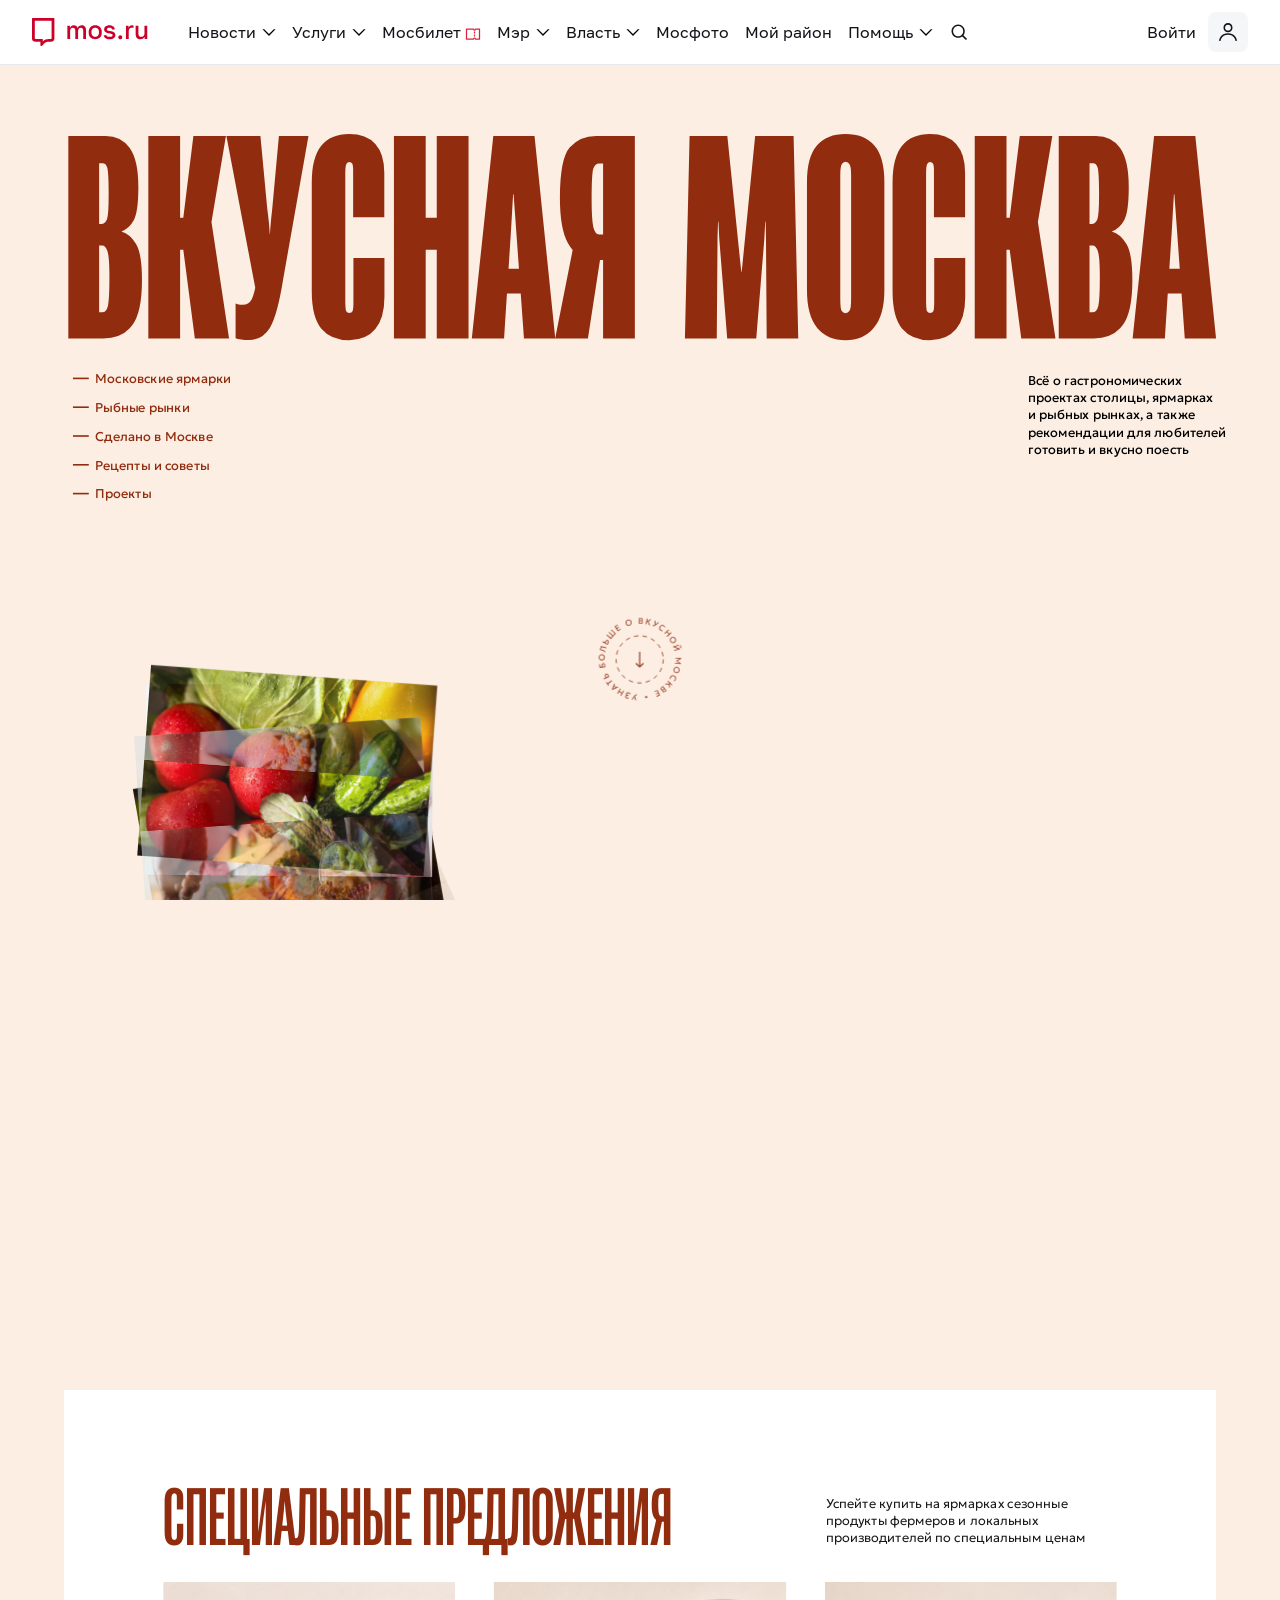
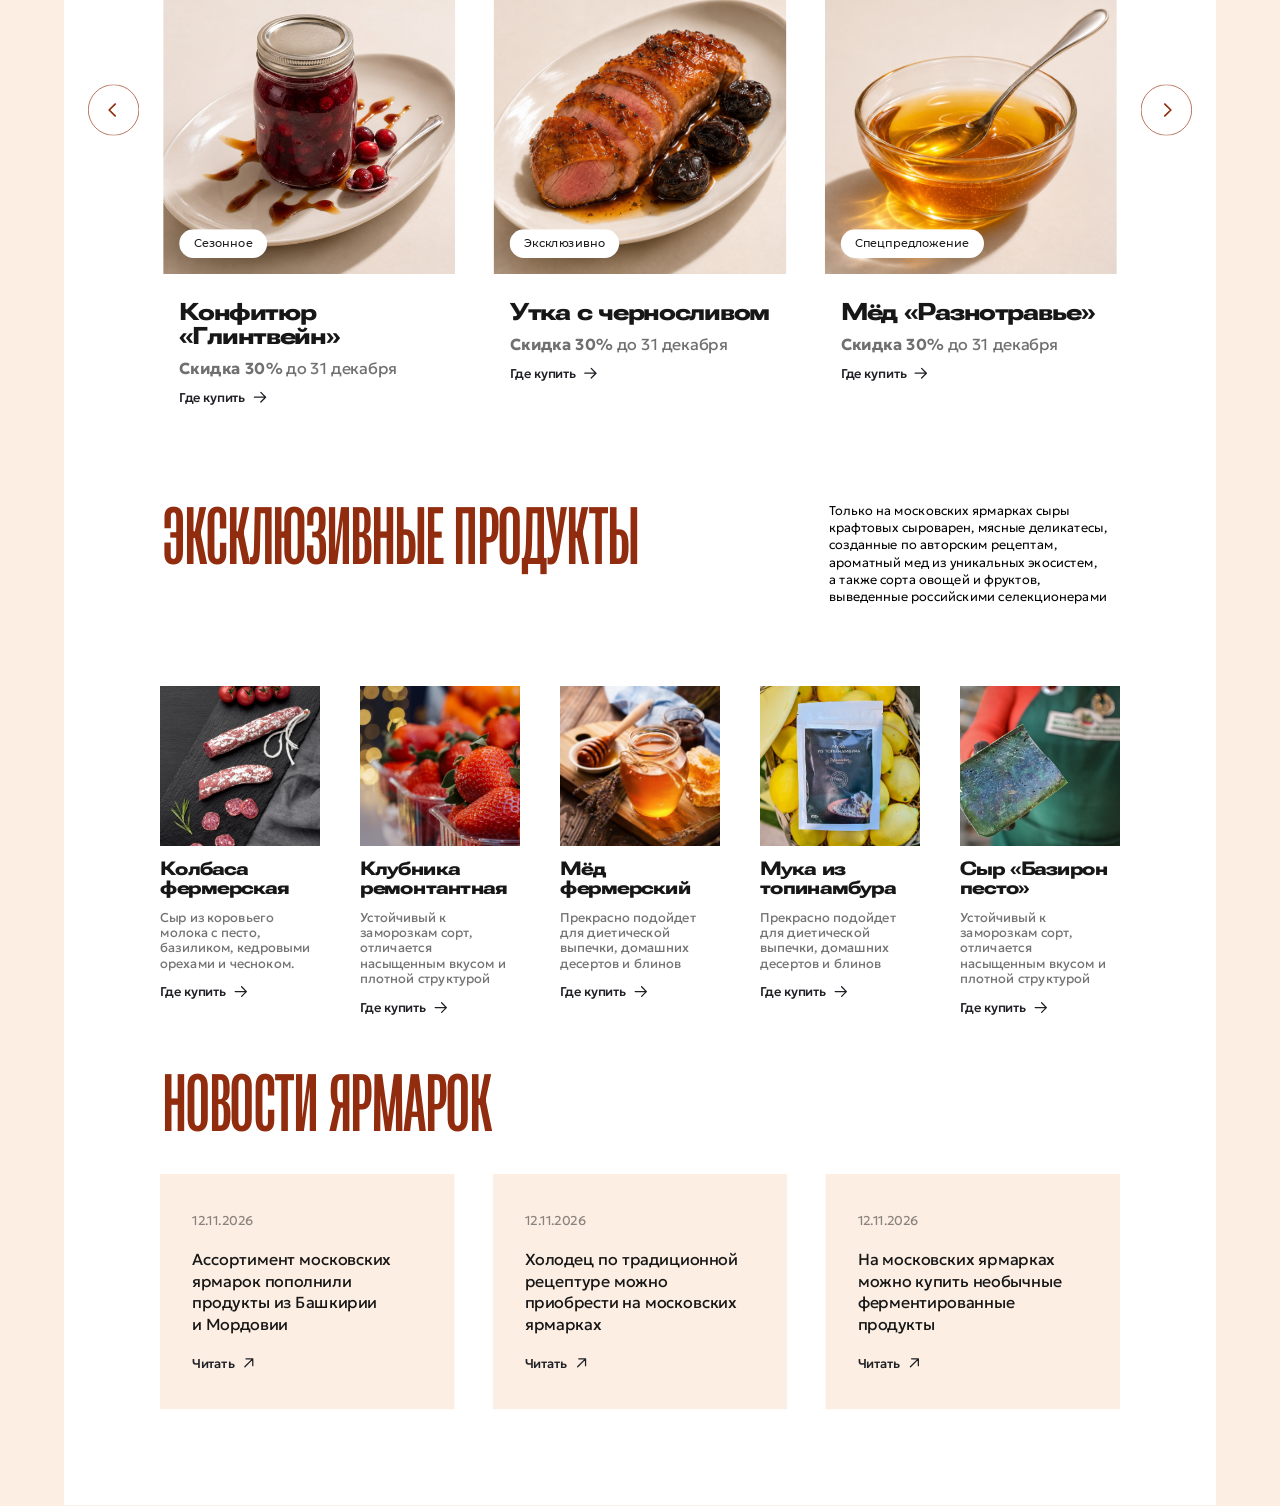
<file: mos-carousel-3/index.html>
<!doctype html>
<html lang="ru"><head><meta charset="utf-8"><meta name="viewport" content="width=device-width,initial-scale=1"><title>Вкусная Москва — карусель 3</title><link rel="icon" href="data:,"><link rel="stylesheet" href="styles.css?v=20261125-fish-fade"><link rel="stylesheet" href="header.css"><link rel="stylesheet" href="fairs.css"><link rel="preload" href="assets/fonts/roboto-flex.ttf" as="font" type="font/ttf" crossorigin><script type="module" src="carousel.js?v=local-fairs"></script><script type="module" src="fairs-scroll.js"></script></head>
<body><!-- Markup, class names and SVGs copied from the live mos.ru header, 2026-11-24. -->
<div id="mos-header" class="mos-widget-header mos_layouts_wrapper"><div class="Header_header__1FD6w Header_headerRendered__24O7k" tabindex="-1"><div class="Header_inside__1MzA3 ru"><header class="Caption_caption__3R-Mi" aria-label="Портал mos.ru"><div class="Caption_name__1pfTC"><a aria-disabled="true" tabindex="-1" aria-label="mos.ru — Официальный сайт Мэра Москвы" id="mos-header-title" class="link_link__29xFl link_focusable__lMy2y Caption_nameLink__2XS9J" style="height:100%"><span class="Caption_logo__IS1vg"><img src="assets/mos-header/logo.svg" aria-hidden="true" alt="" class="Caption_iconLogo__P_cnI"></span></a></div><div class="Caption_menu__2k-Z3"><div class="Menu_menuWrapper__341hI"><nav aria-label="Разделы портала" class="Menu_menu__13xOb"><div class="Menu_item__5wCCF"><div class="dropdown_dropdown__1Oynj dropdown_dropdownTriggerWithArrow__3jYM_"><a aria-disabled="true" tabindex="-1" role="link" class="Menu_link__1f7RY common_unstyledButton__10cKX common_large__34EIE common_large__34EIE link_primary__fU-Jd link_link__29xFl link_focusable__lMy2y">Новости</a><button aria-disabled="true" tabindex="-1" type="button" class="dropdown_dropdownTrigger__SxgNI link_focusable__lMy2y dropdown_dropdownTriggerWithArrowAlways__5y4mP" aria-label="Меню раздела Новости"><svg width="16" height="16" viewBox="0 0 16 16" fill="#0E0E0F" class="dropdown_dropdownTriggerArrow__17cwd dropdown_dropdownTriggerArrowVisible__3bAlf"><path d="M1.43774 5.3335L8.00008 11.8958L14.5624 5.3335L12.7711 5.3335L8.00008 10.1045L3.22908 5.3335L1.43774 5.3335Z" fill="#13151A"/></svg></button></div></div><div class="Menu_item__5wCCF"><div class="dropdown_dropdown__1Oynj dropdown_dropdownTriggerWithArrow__3jYM_"><a aria-disabled="true" tabindex="-1" role="link" class="Menu_link__1f7RY common_unstyledButton__10cKX common_large__34EIE common_large__34EIE link_primary__fU-Jd link_link__29xFl link_focusable__lMy2y">Услуги</a><button aria-disabled="true" tabindex="-1" type="button" class="dropdown_dropdownTrigger__SxgNI link_focusable__lMy2y dropdown_dropdownTriggerWithArrowAlways__5y4mP" aria-label="Меню раздела Услуги"><svg width="16" height="16" viewBox="0 0 16 16" fill="#0E0E0F" class="dropdown_dropdownTriggerArrow__17cwd dropdown_dropdownTriggerArrowVisible__3bAlf"><path d="M1.43774 5.3335L8.00008 11.8958L14.5624 5.3335L12.7711 5.3335L8.00008 10.1045L3.22908 5.3335L1.43774 5.3335Z" fill="#13151A"/></svg></button></div></div><div class="Menu_item__5wCCF"><a aria-disabled="true" tabindex="-1" role="link" class="Menu_link__1f7RY common_unstyledButton__10cKX common_large__34EIE common_large__34EIE link_primary__fU-Jd link_link__29xFl link_focusable__lMy2y">Мосбилет</a><div class="Menu_ticketIcon__lzpXe" aria-hidden="true" role="presentation"><img src="assets/mos-header/ticket.svg" alt=""></div></div><div class="Menu_item__5wCCF"><div class="dropdown_dropdown__1Oynj dropdown_dropdownTriggerWithArrow__3jYM_"><a aria-disabled="true" tabindex="-1" role="link" class="Menu_link__1f7RY common_unstyledButton__10cKX common_large__34EIE common_large__34EIE link_primary__fU-Jd link_link__29xFl link_focusable__lMy2y">Мэр</a><button aria-disabled="true" tabindex="-1" type="button" class="dropdown_dropdownTrigger__SxgNI link_focusable__lMy2y dropdown_dropdownTriggerWithArrowAlways__5y4mP" aria-label="Меню раздела Мэр"><svg width="16" height="16" viewBox="0 0 16 16" fill="#0E0E0F" class="dropdown_dropdownTriggerArrow__17cwd dropdown_dropdownTriggerArrowVisible__3bAlf"><path d="M1.43774 5.3335L8.00008 11.8958L14.5624 5.3335L12.7711 5.3335L8.00008 10.1045L3.22908 5.3335L1.43774 5.3335Z" fill="#13151A"/></svg></button></div></div><div class="Menu_item__5wCCF"><div class="dropdown_dropdown__1Oynj dropdown_dropdownTriggerWithArrow__3jYM_"><a aria-disabled="true" tabindex="-1" role="link" class="Menu_link__1f7RY common_unstyledButton__10cKX common_large__34EIE common_large__34EIE link_primary__fU-Jd link_link__29xFl link_focusable__lMy2y">Власть</a><button aria-disabled="true" tabindex="-1" type="button" class="dropdown_dropdownTrigger__SxgNI link_focusable__lMy2y dropdown_dropdownTriggerWithArrowAlways__5y4mP" aria-label="Меню раздела Власть"><svg width="16" height="16" viewBox="0 0 16 16" fill="#0E0E0F" class="dropdown_dropdownTriggerArrow__17cwd dropdown_dropdownTriggerArrowVisible__3bAlf"><path d="M1.43774 5.3335L8.00008 11.8958L14.5624 5.3335L12.7711 5.3335L8.00008 10.1045L3.22908 5.3335L1.43774 5.3335Z" fill="#13151A"/></svg></button></div></div><div class="Menu_item__5wCCF"><a aria-disabled="true" tabindex="-1" role="link" class="Menu_link__1f7RY common_unstyledButton__10cKX common_large__34EIE common_large__34EIE link_primary__fU-Jd link_link__29xFl link_focusable__lMy2y">Мосфото</a></div><div class="Menu_item__5wCCF"><a aria-disabled="true" tabindex="-1" role="link" class="Menu_link__1f7RY common_unstyledButton__10cKX common_large__34EIE common_large__34EIE link_primary__fU-Jd link_link__29xFl link_focusable__lMy2y">Мой район</a></div><div class="Menu_item__5wCCF"><div class="dropdown_dropdown__1Oynj dropdown_dropdownTriggerWithArrow__3jYM_"><a aria-disabled="true" tabindex="-1" role="link" class="Menu_link__1f7RY common_unstyledButton__10cKX common_large__34EIE common_large__34EIE link_primary__fU-Jd link_link__29xFl link_focusable__lMy2y">Помощь</a><button aria-disabled="true" tabindex="-1" type="button" class="dropdown_dropdownTrigger__SxgNI link_focusable__lMy2y dropdown_dropdownTriggerWithArrowAlways__5y4mP" aria-label="Меню раздела Помощь"><svg width="16" height="16" viewBox="0 0 16 16" fill="#0E0E0F" class="dropdown_dropdownTriggerArrow__17cwd dropdown_dropdownTriggerArrowVisible__3bAlf"><path d="M1.43774 5.3335L8.00008 11.8958L14.5624 5.3335L12.7711 5.3335L8.00008 10.1045L3.22908 5.3335L1.43774 5.3335Z" fill="#13151A"/></svg></button></div></div></nav><div class="Menu_lastSlot__1nixy Menu_slot__-tcaB common_item__16qjr"><div class="Search_searchWrapper__2cm_Z"><div class="Search_search__2uVwW"><button type="button" aria-disabled="true" tabindex="-1" class="Search_button__17yql link_focusable__lMy2y" aria-label="Поиск по сайту"><svg width="20" height="20" viewBox="0 0 20 20" fill="none" class="Search_icon__Sj_Ky" role="presentation"><path fill-rule="evenodd" clip-rule="evenodd" d="M9.1665 2.5415C5.50762 2.5415 2.5415 5.50762 2.5415 9.1665C2.5415 12.8254 5.50762 15.7915 9.1665 15.7915C10.6956 15.7915 12.1037 15.2735 13.2248 14.4034L16.9106 18.0891L18.0891 16.9106L14.4034 13.2248C15.2735 12.1037 15.7915 10.6956 15.7915 9.1665C15.7915 5.50762 12.8254 2.5415 9.1665 2.5415ZM4.12484 9.1665C4.12484 6.38207 6.38207 4.12484 9.1665 4.12484C11.9509 4.12484 14.2082 6.38207 14.2082 9.1665C14.2082 11.9509 11.9509 14.2082 9.1665 14.2082C6.38207 14.2082 4.12484 11.9509 4.12484 9.1665Z" fill="#13151A"/></svg></button></div></div></div></div></div><div class="Caption_icons__1krw6"><div class="Caption_navIcon__1FbCm Caption_icon__2XT7z"><button aria-disabled="true" tabindex="-1" type="button" class="Icon_icon__voGwJ common_unstyledButton__10cKX" aria-label="Навигация по сайту"><svg width="16" height="12" class="Icon_iconImg__1Ll2u" role="img" aria-label="Навигация по сайту"><g transform="translate(-124 -292)" fill="none" fill-rule="evenodd"><path d="M139.25 302a.75.75 0 110 1.5h-14.5a.75.75 0 110-1.5h14.5zm0-5a.75.75 0 110 1.5h-14.5a.75.75 0 010-1.5h14.5zm0-5a.75.75 0 110 1.5h-14.5a.75.75 0 010-1.5h14.5z" fill="currentColor"/></g></svg></button></div><div class="Caption_searchIcon__3LSSY Caption_icon__2XT7z"><button aria-disabled="true" tabindex="-1" type="button" class="Icon_icon__voGwJ common_unstyledButton__10cKX" aria-label="Поиск по сайту"><svg width="16" height="17" fill="none" class="Icon_iconImg__1Ll2u" role="img" aria-label="Поиск по сайту"><path fill-rule="evenodd" clip-rule="evenodd" d="M14.508 7.462a7.045 7.045 0 1 0-3.307 5.972l3.04 3.04a.75.75 0 0 0 1.06 0l.089-.09a.75.75 0 0 0 0-1.06l-2.913-2.913a7.022 7.022 0 0 0 2.03-4.95Zm-7.046-5.42a5.42 5.42 0 1 0 0 10.84 5.42 5.42 0 0 0 0-10.84Z" fill="currentColor"/></svg></button></div><div class="Caption_userMobile__apo0A Caption_icon__2XT7z"><div class="User_mobile__3-mrU"><button aria-disabled="true" tabindex="-1" type="button" class="UserIcon_icon__3o-8a common_unstyledButton__10cKX" aria-label="Вход/Регистрация"><svg width="20" height="20" viewBox="0 0 20 20" fill="none" role="presentation"><path fill-rule="evenodd" clip-rule="evenodd" d="M9.99988 1.09375C7.49734 1.09375 5.46863 3.12246 5.46863 5.625C5.46863 8.12754 7.49734 10.1562 9.99988 10.1562C12.5024 10.1562 14.5311 8.12754 14.5311 5.625C14.5311 3.12246 12.5024 1.09375 9.99988 1.09375ZM7.03113 5.625C7.03113 3.9854 8.36028 2.65625 9.99988 2.65625C11.6395 2.65625 12.9686 3.9854 12.9686 5.625C12.9686 7.2646 11.6395 8.59375 9.99988 8.59375C8.36028 8.59375 7.03113 7.2646 7.03113 5.625Z" fill="#13151A"/><path d="M2.74007 14.6018C2.09905 15.4352 1.695 16.2654 1.4506 16.887C1.2081 17.5038 1.08363 18.0948 0.952637 18.7334L2.48327 19.0473C2.48747 19.0268 2.49165 19.0064 2.49583 18.9861C2.60464 18.4549 2.70424 17.9687 2.90475 17.4587C3.10957 16.9378 3.4477 16.2446 3.97855 15.5545C5.02254 14.1973 6.83601 12.8125 9.99994 12.8125C13.1639 12.8125 14.9773 14.1973 16.0213 15.5545C16.5522 16.2446 16.8903 16.9378 17.0951 17.4587C17.2959 17.9693 17.3934 18.4457 17.5019 18.9756C17.5068 18.9994 17.5117 19.0233 17.5166 19.0473L19.0472 18.7334C18.9163 18.0949 18.7916 17.5033 18.5493 16.887C18.3049 16.2654 17.9008 15.4352 17.2598 14.6018C15.96 12.9121 13.711 11.25 9.99994 11.25C6.28886 11.25 4.03984 12.9121 2.74007 14.6018Z" fill="#13151A"/></svg></button></div></div><div class="Caption_userDesktop__2wfJM"><a aria-disabled="true" tabindex="-1" class="Caption_item__3tAks link_white__1QFFV link_link__29xFl link_focusable__lMy2y Caption_itemUser__373OT User_loginLink__1L0QF common_unstyledButton__10cKX User_loginButton__2k0Cj" aria-label="Вход/Регистрация"><span class="User_loginLinkText__3rVLq" aria-hidden="true">Войти</span><span class="User_icon__2FnO5 link_white__1QFFV link_link__29xFl link_focusable__lMy2y Caption_icon__2XT7z"><svg width="20" height="20" viewBox="0 0 20 20" fill="none" role="presentation"><path fill-rule="evenodd" clip-rule="evenodd" d="M9.99988 1.09375C7.49734 1.09375 5.46863 3.12246 5.46863 5.625C5.46863 8.12754 7.49734 10.1562 9.99988 10.1562C12.5024 10.1562 14.5311 8.12754 14.5311 5.625C14.5311 3.12246 12.5024 1.09375 9.99988 1.09375ZM7.03113 5.625C7.03113 3.9854 8.36028 2.65625 9.99988 2.65625C11.6395 2.65625 12.9686 3.9854 12.9686 5.625C12.9686 7.2646 11.6395 8.59375 9.99988 8.59375C8.36028 8.59375 7.03113 7.2646 7.03113 5.625Z" fill="#13151A"/><path d="M2.74007 14.6018C2.09905 15.4352 1.695 16.2654 1.4506 16.887C1.2081 17.5038 1.08363 18.0948 0.952637 18.7334L2.48327 19.0473C2.48747 19.0268 2.49165 19.0064 2.49583 18.9861C2.60464 18.4549 2.70424 17.9687 2.90475 17.4587C3.10957 16.9378 3.4477 16.2446 3.97855 15.5545C5.02254 14.1973 6.83601 12.8125 9.99994 12.8125C13.1639 12.8125 14.9773 14.1973 16.0213 15.5545C16.5522 16.2446 16.8903 16.9378 17.0951 17.4587C17.2959 17.9693 17.3934 18.4457 17.5019 18.9756C17.5068 18.9994 17.5117 19.0233 17.5166 19.0473L19.0472 18.7334C18.9163 18.0949 18.7916 17.5033 18.5493 16.887C18.3049 16.2654 17.9008 15.4352 17.2598 14.6018C15.96 12.9121 13.711 11.25 9.99994 11.25C6.28886 11.25 4.03984 12.9121 2.74007 14.6018Z" fill="#13151A"/></svg></span></a></div></div></header></div></div></div>
<main class="page-story"><div class="market-backdrop-track"><div class="market-backdrop">
<div class="market-photo" aria-hidden="true"><img src="assets/fairs/apples.jpg" width="4096" height="1718" alt="" decoding="async"><div class="market-photo-shade"></div></div>
<div class="market-art">
<section class="market-intro" id="mos-fairs" aria-labelledby="fairs-title">
<h2 id="fairs-title">Московские<br>ярмарки</h2>
<p class="market-intro-description">Лучшие продукты России на столичных ярмарках. В Москве можно купить любые продукты и попробовать блюда со всего света</p>
<div class="market-categories" aria-label="Категории продуктов"><span class="market-category">Мясо</span><span class="market-category">Фрукты</span><span class="market-category">Овощи</span><span class="market-category">Мёд</span><span class="market-category">Сыры</span><span class="market-category">Колбасы и деликатесы</span><span class="market-category">Полуфабрикаты</span></div></section>
</div></div></div><div class="hero-cover"><div class="artboard"><section tabindex="0" aria-label="Вкусная Москва. Перетаскивай карусель мышью или используй стрелки клавиатуры." class="hero" aria-labelledby="title">
<h1 id="title"><span class="title-line">Вкусная Москва</span></h1>
<div class="cards" aria-hidden="true">
<div class="card-product"><img src="assets/photos/01.jpg" alt="" draggable="false"></div>
<div class="card-product"><img src="assets/photos/02.jpg" alt="" draggable="false"></div>
<div class="card-product"><img src="assets/photos/03.jpg" alt="" draggable="false"></div>
<div class="card-product"><img src="assets/photos/04.jpg" alt="" draggable="false"></div>
<div class="card-product"><img src="assets/photos/05.jpg" alt="" draggable="false"></div>
<div class="card-product"><img src="assets/photos/06.jpg?v=fish-bg" alt="" draggable="false"></div>
<div class="card-product"><img src="assets/photos/07.jpg" alt="" draggable="false"></div>
<div class="card-product"><img src="assets/photos/08.jpg" alt="" draggable="false"></div>
<div class="card-product"><img src="assets/photos/09.jpg" alt="" draggable="false"></div>
<div class="card-product"><img src="assets/photos/10.jpg" alt="" draggable="false"></div>
<div class="card-product"><img src="assets/photos/11.jpg" alt="" draggable="false"></div>
</div>
<nav class="anchor-nav" aria-label="Разделы Вкусной Москвы">
<button class="anchor-nav-item" type="button"><span>Московские ярмарки</span></button>
<button class="anchor-nav-item" type="button"><span>Рыбные рынки</span></button>
<button class="anchor-nav-item" type="button"><span>Сделано в Москве</span></button>
<button class="anchor-nav-item" type="button"><span>Рецепты и советы</span></button>
<button class="anchor-nav-item" type="button"><span>Проекты</span></button>
</nav>
<p class="intro">Всё о гастрономических проектах столицы, ярмарках и рыбных рынках, а также рекомендации для любителей готовить и вкусно поесть</p>
<button class="scroll-cue" type="button" aria-label="Узнать больше о Вкусной Москве">
<svg width="170" height="170" viewBox="0 0 170 170" fill="none" aria-hidden="true" xmlns="http://www.w3.org/2000/svg">
<g class="scroll-cue-text">
<path d="M79.2032 149.582L79.5755 150.985C78.9975 151.032 78.4576 151.157 77.9559 151.36C77.4493 151.562 76.9653 151.858 76.5041 152.248C76.0429 152.638 75.5969 153.135 75.1661 153.741L71.2341 159.196L69.6082 158.922L73.8667 153.175C74.3133 152.567 74.7506 152.045 75.1786 151.608C75.6016 151.171 76.0274 150.809 76.4559 150.521C76.8786 150.238 77.3162 150.019 77.7687 149.864C78.2203 149.714 78.6985 149.62 79.2032 149.582ZM75.5103 152.658L78.2998 160.387L76.5765 160.096L74.3591 153.774L75.5103 152.658ZM64.5087 146.333C65.235 146.604 65.8633 146.949 66.3937 147.368C66.924 147.787 67.3427 148.259 67.6498 148.784L66.5675 149.622C66.3472 149.183 66.0253 148.785 65.6018 148.427C65.1783 148.069 64.6912 147.788 64.1406 147.583C63.6279 147.392 63.1567 147.3 62.7268 147.307C62.2952 147.32 61.927 147.423 61.6221 147.617C61.3172 147.812 61.0943 148.091 60.9534 148.455C60.7376 149.034 60.7616 149.543 61.0252 149.982C61.284 150.419 61.8098 150.785 62.6025 151.08L64.5322 151.799L64.1157 152.917L62.2929 152.238C61.8657 152.079 61.4707 152.007 61.1079 152.023C60.7403 152.038 60.4251 152.137 60.1623 152.32C59.8929 152.506 59.6937 152.772 59.5646 153.119C59.439 153.456 59.4184 153.773 59.5026 154.069C59.5851 154.37 59.768 154.641 60.0513 154.881C60.3281 155.125 60.6944 155.332 61.1501 155.501C61.6343 155.682 62.1207 155.777 62.6092 155.786C63.0978 155.795 63.5565 155.717 63.9854 155.552L64.2789 156.789C63.7345 157.002 63.1412 157.1 62.4991 157.082C61.8552 157.07 61.2057 156.941 60.5506 156.697C59.8576 156.439 59.2993 156.109 58.8757 155.708C58.4456 155.31 58.1695 154.861 58.0474 154.362C57.9189 153.865 57.9563 153.344 58.1597 152.798C58.2799 152.475 58.4749 152.191 58.7448 151.946C59.0146 151.7 59.3153 151.51 59.6471 151.374C59.974 151.236 60.2875 151.164 60.5875 151.157C60.094 150.784 59.7435 150.31 59.5359 149.735C59.3283 149.16 59.3516 148.539 59.6056 147.872C59.812 147.332 60.1573 146.899 60.6415 146.571C61.1258 146.243 61.7032 146.05 62.3736 145.992C63.0375 145.937 63.7492 146.05 64.5087 146.333ZM55.888 143.174L50.239 152.188L49.0286 151.43L51.3245 147.766L46.6888 144.861L44.3929 148.524L43.1824 147.766L48.8314 138.752L50.0418 139.51L47.3868 143.747L52.0225 146.652L54.6776 142.416L55.888 143.174ZM44.9993 136.432L34.6258 141.236L33.554 140.213L37.777 129.538L38.9423 130.65L37.8648 133.308L41.2945 136.582L43.8671 135.351L44.9993 136.432ZM40.1428 137.206L37.3067 134.498L35.3371 139.467L40.1428 137.206ZM33.8824 125.064L26.3258 130.525L28.1104 132.994L27.045 133.764L22.639 127.667L23.7044 126.897L25.4891 129.367L33.0457 123.906L33.8824 125.064ZM28.5826 117.437L18.9672 121.988L18.3562 120.697L22.2092 118.873L21.2308 116.806C20.9145 116.137 20.7494 115.493 20.7356 114.871C20.7197 114.246 20.861 113.686 21.1595 113.191C21.4512 112.695 21.8992 112.303 22.5036 112.017C22.9661 111.798 23.4116 111.68 23.8403 111.662C24.2689 111.644 24.6773 111.726 25.0654 111.906C25.4467 112.084 25.8 112.357 26.1251 112.724C26.4503 113.092 26.744 113.552 27.0062 114.106L28.5826 117.437ZM26.8383 116.683L25.8534 114.601C25.5349 113.928 25.147 113.476 24.6898 113.244C24.2304 113.007 23.7145 113.025 23.1422 113.295C22.5836 113.56 22.2385 113.956 22.107 114.483C21.9733 115.006 22.0593 115.59 22.3648 116.236L23.3561 118.33L26.8383 116.683ZM21.4974 99.2725L10.9634 100.755L10.057 94.3141L11.3211 94.1362L12.0284 99.1624L15.1811 98.7188L14.8963 96.6948C14.7396 95.5812 14.8744 94.6491 15.3008 93.8985C15.7214 93.1436 16.4309 92.6959 17.4291 92.5554C18.0862 92.4629 18.6638 92.5326 19.1619 92.7643C19.6543 92.9917 20.0601 93.3668 20.3792 93.8897C20.6926 94.4083 20.9048 95.0614 21.0156 95.849L21.4974 99.2725ZM20.1396 98.021L19.86 96.0346C19.7563 95.2972 19.516 94.753 19.1392 94.4019C18.7624 94.0508 18.268 93.9183 17.656 94.0044C17.0691 94.087 16.6309 94.3533 16.3412 94.8033C16.0459 95.249 15.9472 95.8205 16.0454 96.5177L16.3323 98.5568L20.1396 98.021ZM20.541 82.1921C20.4843 82.9854 20.2928 83.7106 19.9664 84.3678C19.6354 85.0196 19.2017 85.5802 18.6654 86.0497C18.1294 86.5142 17.5155 86.8613 16.8236 87.0911C16.1317 87.321 15.3942 87.4079 14.611 87.3519C13.8228 87.2955 13.1026 87.1044 12.4505 86.7784C11.7984 86.4524 11.2401 86.0215 10.7756 85.4855C10.3115 84.9444 9.96459 84.328 9.73475 83.6361C9.50527 82.9392 9.4189 82.1941 9.47563 81.4008C9.532 80.6126 9.72569 79.8926 10.0567 79.2408C10.3877 78.589 10.8239 78.0286 11.3653 77.5594C11.9067 77.0903 12.5234 76.7408 13.2152 76.511C13.9024 76.2757 14.6326 76.1858 15.4056 76.241C16.1888 76.297 16.9062 76.4906 17.558 76.8216C18.2102 77.1475 18.7683 77.581 19.2323 78.1221C19.6964 78.6631 20.0459 79.2797 20.2808 79.972C20.5106 80.6639 20.5974 81.4039 20.541 82.1921ZM19.1844 82.0951C19.2252 81.5242 19.1646 80.9866 19.0026 80.4824C18.841 79.9731 18.5914 79.5211 18.254 79.1262C17.9115 78.731 17.49 78.4114 16.9895 78.1673C16.4893 77.9183 15.9259 77.7713 15.2994 77.7265C14.4556 77.6662 13.7074 77.7955 13.0549 78.1145C12.4027 78.4284 11.8827 78.8813 11.4951 79.4732C11.1024 80.0647 10.8789 80.7394 10.8247 81.4973C10.7839 82.0682 10.8468 82.6085 11.0135 83.1181C11.1755 83.6223 11.4276 84.0746 11.7697 84.4748C12.1071 84.8697 12.5261 85.1891 13.0266 85.4332C13.5221 85.6768 14.0857 85.8212 14.7173 85.8664C15.556 85.9264 16.3015 85.7994 16.9537 85.4855C17.6062 85.1665 18.1288 84.7112 18.5216 84.1198C18.9092 83.5279 19.1302 82.853 19.1844 82.0951ZM21.2623 72.4346L19.8368 72.6055C19.8335 72.2499 19.7921 71.9329 19.7124 71.6547C19.6279 71.3749 19.4814 71.1161 19.273 70.8782C19.0646 70.6403 18.7636 70.4113 18.3698 70.1912C17.976 69.9712 17.4651 69.7447 16.837 69.5118C16.2104 69.274 15.439 69.0162 14.5228 68.7382L11.3817 67.7852L13.4841 60.8558L23.6636 63.9443L23.2489 65.3113L14.3272 62.6045L13.0411 66.8435L14.888 67.4038C15.9447 67.7245 16.844 68.0317 17.5859 68.3256C18.3279 68.6196 18.9368 68.9155 19.4129 69.2134C19.8904 69.5065 20.2625 69.8153 20.5293 70.1397C20.7976 70.4594 20.9858 70.8076 21.0937 71.1844C21.2017 71.5613 21.2579 71.978 21.2623 72.4346ZM25.4809 58.5725L16.1431 53.4768L16.8273 52.2229L20.5692 54.2648L21.6647 52.2572C22.019 51.608 22.4432 51.095 22.9373 50.7183C23.4338 50.3372 23.9697 50.1218 24.545 50.0722C25.1183 50.0157 25.6984 50.1476 26.2854 50.4679C26.7345 50.713 27.0924 51.0035 27.3592 51.3395C27.6259 51.6755 27.8005 52.0536 27.8829 52.4736C27.9633 52.8868 27.9506 53.3329 27.845 53.812C27.7394 54.291 27.5398 54.7996 27.2462 55.3376L25.4809 58.5725ZM25.0647 56.718L26.1675 54.697C26.5242 54.0434 26.6618 53.4635 26.5802 52.9573C26.5011 52.4467 26.1836 52.0397 25.6278 51.7364C25.0853 51.4404 24.5622 51.3944 24.0584 51.5984C23.557 51.7981 23.1353 52.2114 22.7932 52.8383L21.683 54.8726L25.0647 56.718ZM31.4603 48.0059L23.6002 40.8379L24.5627 39.7824L31.4516 46.0646L34.585 42.6286L27.6962 36.3464L28.6587 35.2909L35.5476 41.5731L38.6708 38.1483L31.7819 31.8661L32.7445 30.8106L40.6046 37.9786L31.4603 48.0059ZM44.4162 34.076L38.4576 25.2637L43.9841 21.5268L44.6992 22.5843L40.356 25.521L42.1308 28.1458L45.9138 25.5879L46.599 26.6013L42.8161 29.1592L44.8803 32.2121L49.2613 29.2498L49.9805 30.3135L44.4162 34.076ZM65.7209 23.4096C64.955 23.6239 64.2077 23.6884 63.4789 23.603C62.7537 23.5113 62.0796 23.2923 61.4566 22.9459C60.8386 22.5981 60.3046 22.1373 59.8547 21.5636C59.4049 20.9898 59.0742 20.3249 58.8626 19.5688C58.6496 18.8078 58.5866 18.0654 58.6733 17.3415C58.7601 16.6176 58.9773 15.9466 59.3251 15.3285C59.6778 14.7091 60.141 14.1745 60.7148 13.7246C61.2934 13.2734 61.9656 12.9406 62.7315 12.7263C63.4925 12.5134 64.2356 12.4527 64.9608 12.5443C65.6861 12.636 66.3609 12.8575 66.9852 13.2088C67.6095 13.5601 68.1466 14.0226 68.5964 14.5963C69.0498 15.1638 69.3809 15.8207 69.5898 16.5671C69.8013 17.3232 69.8613 18.0639 69.7697 18.7892C69.6829 19.513 69.4632 20.1847 69.1105 20.8041C68.7579 21.4236 68.2953 21.9607 67.723 22.4154C67.1492 22.8652 66.4819 23.1966 65.7209 23.4096ZM65.3544 22.0998C65.9056 21.9455 66.3912 21.7071 66.8112 21.3844C67.236 21.0604 67.5773 20.673 67.8351 20.2221C68.0916 19.7663 68.2502 19.2617 68.311 18.7081C68.3766 18.1532 68.3248 17.5733 68.1556 16.9684C67.9276 16.1538 67.5534 15.4931 67.0329 14.9865C66.5173 14.4785 65.9155 14.1419 65.2275 13.9768C64.5382 13.8067 63.8277 13.824 63.0959 14.0288C62.5447 14.183 62.0573 14.4246 61.6339 14.7535C61.2139 15.0762 60.8733 15.4661 60.612 15.9232C60.3541 16.3741 60.1948 16.8763 60.1341 17.4298C60.0719 17.9785 60.1262 18.5577 60.2968 19.1675C60.5234 19.9773 60.8945 20.6361 61.4101 21.1441C61.9306 21.6507 62.5355 21.9891 63.2248 22.1591C63.9128 22.3243 64.6226 22.3045 65.3544 22.0998ZM82.9662 19.9324L83.4977 9.30798L86.9885 9.48261C87.9852 9.53246 88.7808 9.8005 89.3752 10.2867C89.975 10.7681 90.2529 11.449 90.2088 12.3293C90.1919 12.6682 90.0921 12.9904 89.9094 13.2957C89.727 13.596 89.4985 13.8559 89.2238 14.0755C88.9541 14.2953 88.6777 14.4463 88.3947 14.5285C88.9679 14.7296 89.44 15.0753 89.8111 15.5656C90.1872 16.0561 90.3579 16.6504 90.3229 17.3486C90.2943 17.9203 90.1248 18.419 89.8144 18.8447C89.5091 19.2707 89.0844 19.5994 88.5402 19.8309C88.0014 20.0575 87.3703 20.1527 86.6468 20.1165L82.9662 19.9324ZM84.4514 18.8351L86.4472 18.935C87.2314 18.9742 87.8208 18.8515 88.2155 18.5669C88.6152 18.2826 88.8307 17.8268 88.8621 17.1994C88.8927 16.5873 88.7212 16.1121 88.3476 15.7738C87.9793 15.4308 87.3853 15.2388 86.5657 15.1978L84.6381 15.1014L84.4514 18.8351ZM84.6943 13.9782L86.5232 14.0697C86.9634 14.0917 87.3514 14.0401 87.6874 13.9149C88.0233 13.7897 88.2864 13.6 88.4766 13.3458C88.6722 13.0867 88.7793 12.77 88.7981 12.3956C88.8249 11.8594 88.6531 11.4399 88.2828 11.1374C87.9175 10.8351 87.3807 10.6662 86.6724 10.6308L84.8663 10.5405L84.6943 13.9782ZM101.724 22.3378L98.8508 15.7859L103.817 11.8954L105.512 12.3217L100.542 16.1957L103.514 22.7882L101.724 22.3378ZM95.3201 20.7271L97.915 10.4108L99.3003 10.7592L98.2457 14.9521L100.147 15.4303L99.8262 16.7051L97.925 16.2269L96.7054 21.0756L95.3201 20.7271ZM108.186 24.3484L108.211 22.8966C108.78 23.0099 109.333 23.0375 109.871 22.9792C110.414 22.9231 110.96 22.7707 111.511 22.5218C112.061 22.273 112.626 21.9162 113.206 21.4515L118.479 17.2785L119.969 17.9864L114.301 22.3508C113.705 22.8136 113.142 23.1964 112.611 23.4992C112.084 23.8042 111.576 24.0364 111.085 24.1957C110.601 24.3526 110.12 24.4437 109.643 24.469C109.167 24.4898 108.682 24.4496 108.186 24.3484ZM112.579 22.3986L112.008 14.2019L113.587 14.9523L113.991 21.6399L112.579 22.3986ZM122.653 32.5187C121.77 31.8631 121.134 31.1061 120.743 30.2477C120.359 29.3882 120.232 28.4891 120.362 27.5504C120.498 26.6106 120.899 25.6935 121.563 24.799C122.044 24.1525 122.593 23.6389 123.21 23.2582C123.83 22.8735 124.486 22.6285 125.176 22.5231C125.867 22.4177 126.562 22.4546 127.262 22.6338C127.966 22.8161 128.637 23.1444 129.275 23.6187C129.905 24.087 130.397 24.5757 130.751 25.0847C131.108 25.5897 131.35 26.1134 131.477 26.6559L130.169 27.1419C130.077 26.6885 129.893 26.2648 129.618 25.8709C129.343 25.477 128.984 25.1154 128.54 24.7861C128.04 24.4145 127.529 24.1549 127.008 24.0072C126.487 23.8596 125.973 23.8249 125.467 23.9032C124.967 23.9804 124.488 24.1669 124.028 24.4628C123.569 24.7586 123.149 25.1627 122.768 25.675C122.242 26.3825 121.93 27.0875 121.831 27.79C121.735 28.4956 121.842 29.1678 122.15 29.8068C122.46 30.4416 122.959 31.0143 123.647 31.5249C124.09 31.8543 124.563 32.1049 125.066 32.2769C125.577 32.4479 126.122 32.5159 126.704 32.4809L126.515 33.8555C125.852 33.8737 125.198 33.7727 124.554 33.5527C123.917 33.3317 123.283 32.987 122.653 32.5187ZM129.55 37.586L137.541 30.5638L138.484 31.6369L135.236 34.4909L138.848 38.6004L142.096 35.7464L143.038 36.8194L135.048 43.8415L134.105 42.7685L137.86 39.4681L134.249 35.3586L130.493 38.659L129.55 37.586ZM140.723 52.5675C140.344 51.8684 140.115 51.1541 140.036 50.4246C139.964 49.6971 140.028 48.9912 140.227 48.3068C140.429 47.6269 140.76 47.0039 141.219 46.4379C141.679 45.8718 142.253 45.4016 142.944 45.0273C143.638 44.6506 144.348 44.4241 145.073 44.3479C145.798 44.2716 146.501 44.3344 147.181 44.5361C147.863 44.7424 148.487 45.0752 149.053 45.5346C149.622 45.9985 150.096 46.58 150.475 47.2791C150.851 47.9738 151.076 48.6849 151.147 49.4123C151.219 50.1398 151.153 50.8469 150.949 51.5337C150.746 52.2205 150.414 52.8469 149.955 53.413C149.502 53.9811 148.935 54.4499 148.254 54.8194C147.564 55.1937 146.855 55.4167 146.127 55.4885C145.402 55.5648 144.699 55.4998 144.016 55.2936C143.334 55.0873 142.707 54.7557 142.137 54.2987C141.571 53.8392 141.099 53.2622 140.723 52.5675ZM141.918 51.9192C142.191 52.4224 142.532 52.8428 142.94 53.1806C143.35 53.5228 143.803 53.7695 144.3 53.9207C144.802 54.0695 145.329 54.112 145.882 54.0483C146.438 53.989 146.992 53.8096 147.544 53.5102C148.287 53.1069 148.848 52.5953 149.227 51.9752C149.607 51.3596 149.802 50.6981 149.81 49.9906C149.823 49.2808 149.648 48.5918 149.286 47.9239C149.013 47.4207 148.669 46.9992 148.254 46.6594C147.846 46.3217 147.391 46.0762 146.887 45.9229C146.39 45.7717 145.865 45.728 145.312 45.7917C144.763 45.853 144.21 46.0346 143.654 46.3365C142.914 46.7373 142.354 47.2456 141.974 47.8611C141.595 48.4812 141.4 49.1462 141.387 49.856C141.379 50.5635 141.556 51.2512 141.918 51.9192ZM145.738 61.7263L155.99 58.8876L156.369 60.257L148.417 62.459L157.88 65.7125L158.241 67.016L147.989 69.8547L147.61 68.4853L155.614 66.2691L146.095 63.0151L145.738 61.7263ZM158.434 62.5868C158.289 62.0644 158.274 61.5745 158.389 61.1168C158.504 60.6592 158.725 60.2696 159.051 59.948C159.382 59.6251 159.801 59.4013 160.308 59.2767L160.627 60.4264C160.143 60.5394 159.788 60.7689 159.564 61.115C159.344 61.4597 159.297 61.8591 159.422 62.3131C159.548 62.7671 159.793 63.0829 160.158 63.2606C160.528 63.4417 160.95 63.4539 161.421 63.297L161.742 64.454C161.247 64.6016 160.773 64.6197 160.322 64.5081C159.872 64.4015 159.48 64.1815 159.146 63.8483C158.812 63.515 158.574 63.0945 158.434 62.5868ZM149.964 82.3283L160.574 83.1071L160.472 84.4939L152.986 88.3937L153.026 87.8481L159.873 92.6478L159.774 93.9967L149.165 93.2178L149.267 91.8235L157.935 92.4751L157.824 92.7488L151.911 88.5053L151.992 87.4065L158.464 84.0265L158.539 84.253L149.869 83.6317L149.964 82.3283ZM146.825 103.218C147.074 102.463 147.437 101.806 147.915 101.249C148.395 100.698 148.953 100.261 149.588 99.937C150.221 99.618 150.902 99.4318 151.629 99.3784C152.356 99.325 153.092 99.4214 153.838 99.6675C154.588 99.9152 155.239 100.277 155.792 100.753C156.344 101.228 156.78 101.783 157.099 102.416C157.417 103.055 157.602 103.737 157.655 104.464C157.707 105.196 157.608 105.94 157.359 106.695C157.111 107.445 156.747 108.096 156.267 108.647C155.786 109.198 155.226 109.634 154.586 109.957C153.946 110.279 153.263 110.467 152.536 110.52C151.812 110.58 151.082 110.488 150.346 110.245C149.6 109.999 148.952 109.636 148.401 109.155C147.849 108.68 147.414 108.123 147.097 107.484C146.779 106.846 146.591 106.163 146.533 105.434C146.48 104.707 146.577 103.968 146.825 103.218ZM148.116 103.644C147.937 104.188 147.864 104.724 147.897 105.252C147.929 105.786 148.061 106.285 148.291 106.75C148.526 107.218 148.857 107.631 149.282 107.99C149.706 108.354 150.216 108.634 150.813 108.831C151.616 109.096 152.373 109.154 153.084 109.005C153.793 108.86 154.408 108.548 154.929 108.069C155.455 107.592 155.837 106.993 156.075 106.271C156.254 105.728 156.326 105.188 156.289 104.653C156.255 104.125 156.122 103.625 155.888 103.153C155.657 102.687 155.329 102.275 154.904 101.916C154.483 101.558 153.972 101.28 153.371 101.082C152.572 100.818 151.818 100.759 151.109 100.903C150.398 101.053 149.78 101.366 149.255 101.843C148.734 102.322 148.354 102.923 148.116 103.644ZM140.863 117.328C141.429 116.385 142.119 115.677 142.935 115.204C143.753 114.738 144.635 114.523 145.582 114.56C146.531 114.604 147.483 114.912 148.438 115.486C149.129 115.901 149.694 116.397 150.133 116.973C150.577 117.553 150.885 118.181 151.058 118.858C151.231 119.535 151.262 120.23 151.152 120.944C151.04 121.663 150.779 122.363 150.37 123.045C149.966 123.718 149.528 124.256 149.056 124.658C148.588 125.062 148.091 125.354 147.563 125.534L146.951 124.28C147.394 124.144 147.797 123.92 148.162 123.607C148.527 123.294 148.852 122.901 149.136 122.428C149.457 121.894 149.665 121.36 149.761 120.827C149.856 120.293 149.84 119.779 149.713 119.282C149.587 118.793 149.354 118.335 149.015 117.906C148.675 117.478 148.232 117.099 147.685 116.771C146.929 116.317 146.197 116.075 145.488 116.046C144.776 116.02 144.118 116.192 143.512 116.561C142.911 116.933 142.39 117.485 141.949 118.219C141.665 118.693 141.462 119.188 141.34 119.706C141.22 120.231 141.206 120.781 141.298 121.356L139.912 121.303C139.828 120.645 139.865 119.984 140.02 119.321C140.178 118.665 140.459 118.001 140.863 117.328ZM132 129.561L139.127 130.182L140.16 136.406L138.974 137.689L137.957 131.469L130.747 130.917L132 129.561ZM136.484 124.714L144.293 131.938L143.323 132.986L140.149 130.051L138.818 131.49L137.853 130.597L139.184 129.158L135.514 125.763L136.484 124.714ZM127.364 134.315L133.623 142.916L130.797 144.972C129.991 145.56 129.203 145.851 128.435 145.846C127.666 145.848 127.022 145.493 126.504 144.78C126.304 144.506 126.179 144.192 126.13 143.84C126.083 143.492 126.097 143.146 126.173 142.803C126.245 142.462 126.365 142.171 126.534 141.929C125.962 142.133 125.377 142.16 124.78 142.012C124.18 141.867 123.673 141.511 123.262 140.946C122.925 140.483 122.744 139.989 122.718 139.463C122.688 138.939 122.812 138.417 123.09 137.895C123.367 137.38 123.798 136.91 124.384 136.483L127.364 134.315ZM126.897 136.101L125.281 137.277C124.647 137.739 124.265 138.205 124.137 138.674C124.004 139.147 124.123 139.637 124.493 140.145C124.853 140.64 125.285 140.902 125.788 140.931C126.29 140.966 126.873 140.743 127.537 140.26L129.097 139.124L126.897 136.101ZM129.759 140.033L128.278 141.111C127.922 141.37 127.652 141.654 127.47 141.963C127.287 142.271 127.201 142.584 127.213 142.901C127.224 143.226 127.339 143.539 127.56 143.842C127.876 144.277 128.273 144.495 128.751 144.498C129.225 144.504 129.749 144.298 130.322 143.881L131.784 142.816L129.759 140.033ZM117.219 141.484L121.758 151.104L115.724 153.951L115.179 152.796L119.921 150.559L118.569 147.694L114.439 149.642L113.917 148.536L118.047 146.587L116.475 143.254L111.692 145.511L111.144 144.349L117.219 141.484Z" fill="currentColor"/>
<circle cx="96.4688" cy="154.465" r="2" fill="currentColor"/>
</g>
<g class="scroll-cue-center">
<circle cx="84.4727" cy="85.4648" r="43.2461" stroke="currentColor" stroke-width="1.5" stroke-dasharray="8 8"/>
<path d="M84.4727 71.4648L83.4727 71.4648L83.4727 99.4648L84.4727 99.4648L85.4727 99.4648L85.4727 71.4648L84.4727 71.4648ZM83.7656 100.172C84.1561 100.562 84.7892 100.562 85.1798 100.172L91.5437 93.808C91.9342 93.4175 91.9342 92.7843 91.5437 92.3938C91.1532 92.0033 90.52 92.0033 90.1295 92.3938L84.4727 98.0506L78.8158 92.3938C78.4253 92.0033 77.7921 92.0033 77.4016 92.3938C77.0111 92.7843 77.0111 93.4175 77.4016 93.808L83.7656 100.172Z" fill="currentColor"/>
</g>
</svg>
</button>
<p class="error" hidden role="status"></p>
</section></div></div><div class="hero-spacer" aria-hidden="true"></div><div class="market-content-shell"><div class="market-content">
<section class="offers-section" aria-labelledby="offers-title"><div class="market-section-heading"><h2 id="offers-title">Специальные предложения</h2><p class="market-section-description">Успейте купить на ярмарках сезонные продукты фермеров и локальных производителей по специальным ценам</p></div>
<div class="offers-row"><article class="card-offer"><div class="offer-image"><img src="assets/offers/jam.jpg" alt="Конфитюр «Глинтвейн»" width="366" height="366" loading="lazy"><span class="offer-tag">Сезонное</span></div><div class="offer-copy"><h3>Конфитюр «Глинтвейн»</h3><p class="offer-discount"><strong>Скидка 30%</strong> до 31 декабря</p><span class="market-action">Где купить<img src="assets/offers/action-arrow.svg" width="20" height="20" alt=""></span></div></article><article class="card-offer"><div class="offer-image"><img src="assets/offers/duck.jpg" alt="Утка с черносливом" width="366" height="366" loading="lazy"><span class="offer-tag">Эксклюзивно</span></div><div class="offer-copy"><h3>Утка с черносливом</h3><p class="offer-discount"><strong>Скидка 30%</strong> до 31 декабря</p><span class="market-action">Где купить<img src="assets/offers/action-arrow.svg" width="20" height="20" alt=""></span></div></article><article class="card-offer"><div class="offer-image"><img src="assets/offers/honey.jpg" alt="Мёд «Разнотравье»" width="366" height="366" loading="lazy"><span class="offer-tag">Спецпредложение</span></div><div class="offer-copy"><h3>Мёд «Разнотравье»</h3><p class="offer-discount"><strong>Скидка 30%</strong> до 31 декабря</p><span class="market-action">Где купить<img src="assets/offers/action-arrow.svg" width="20" height="20" alt=""></span></div></article></div><button type="button" class="offers-arrow offers-arrow--previous" aria-label="Предыдущее предложение" aria-disabled="true" tabindex="-1"><img src="assets/offers/previous.svg" width="64" height="64" alt=""></button><button type="button" class="offers-arrow offers-arrow--next" aria-label="Следующее предложение" aria-disabled="true" tabindex="-1"><img src="assets/offers/next.svg" width="64" height="64" alt=""></button></section>
<section class="products-section" aria-labelledby="products-title"><div class="market-section-heading"><h2 id="products-title">Эксклюзивные продукты</h2><p class="market-section-description">Только на московских ярмарках сыры крафтовых сыроварен, мясные деликатесы, созданные по авторским рецептам, ароматный мед из уникальных экосистем, а также сорта овощей и фруктов, выведенные российскими селекционерами</p></div><div class="products-row"><article class="card-exclusive"><div class="exclusive-image-frame"><img class="exclusive-image" src="assets/products/sausage.jpg" alt="Колбаса фермерская" width="200" height="200" loading="lazy"></div><h3>Колбаса фермерская</h3><p>Сыр из коровьего молока с песто, базиликом, кедровыми орехами и чесноком.</p><span class="market-action">Где купить<img src="assets/offers/action-arrow.svg" width="20" height="20" alt=""></span></article><article class="card-exclusive"><div class="exclusive-image-frame"><img class="exclusive-image" src="assets/products/strawberries.jpg" alt="Клубника ремонтантная" width="200" height="200" loading="lazy"></div><h3>Клубника ремонтантная</h3><p>Устойчивый к заморозкам сорт, отличается насыщенным вкусом и плотной структурой</p><span class="market-action">Где купить<img src="assets/offers/action-arrow.svg" width="20" height="20" alt=""></span></article><article class="card-exclusive"><div class="exclusive-image-frame"><img class="exclusive-image" src="assets/products/honey.jpg" alt="Мёд фермерский" width="200" height="200" loading="lazy"></div><h3>Мёд фермерский</h3><p>Прекрасно подойдет для диетической выпечки, домашних десертов и блинов</p><span class="market-action">Где купить<img src="assets/offers/action-arrow.svg" width="20" height="20" alt=""></span></article><article class="card-exclusive"><div class="exclusive-image-frame"><img class="exclusive-image" src="assets/products/flour.jpg" alt="Мука из топинамбура" width="200" height="200" loading="lazy"></div><h3>Мука из топинамбура</h3><p>Прекрасно подойдет для диетической выпечки, домашних десертов и блинов</p><span class="market-action">Где купить<img src="assets/offers/action-arrow.svg" width="20" height="20" alt=""></span></article><article class="card-exclusive"><div class="exclusive-image-frame"><img class="exclusive-image" src="assets/products/pesto.jpg" alt="Сыр «Базирон песто»" width="200" height="200" loading="lazy"></div><h3>Сыр «Базирон песто»</h3><p>Устойчивый к заморозкам сорт, отличается насыщенным вкусом и плотной структурой</p><span class="market-action">Где купить<img src="assets/offers/action-arrow.svg" width="20" height="20" alt=""></span></article></div></section><section class="market-news-section" aria-labelledby="news-title"><div class="market-section-heading"><h2 id="news-title">Новости ярмарок</h2></div><div class="market-news-row"><article class="card-market-news"><time datetime="2026-11-12">12.11.2026</time><h3>Ассортимент московских ярмарок пополнили продукты из Башкирии и Мордовии</h3><span class="market-action">Читать<img src="assets/offers/news-arrow.svg" width="20" height="20" alt=""></span></article><article class="card-market-news"><time datetime="2026-11-12">12.11.2026</time><h3>Холодец по традиционной рецептуре можно приобрести на московских ярмарках</h3><span class="market-action">Читать<img src="assets/offers/news-arrow.svg" width="20" height="20" alt=""></span></article><article class="card-market-news"><time datetime="2026-11-12">12.11.2026</time><h3>На московских ярмарках можно купить необычные ферментированные продукты</h3><span class="market-action">Читать<img src="assets/offers/news-arrow.svg" width="20" height="20" alt=""></span></article></div></section></div></div></main>
<noscript><style>.title-line,.anchor-nav,.intro,.scroll-cue{opacity:1!important}</style></noscript>
</body></html>
</file>
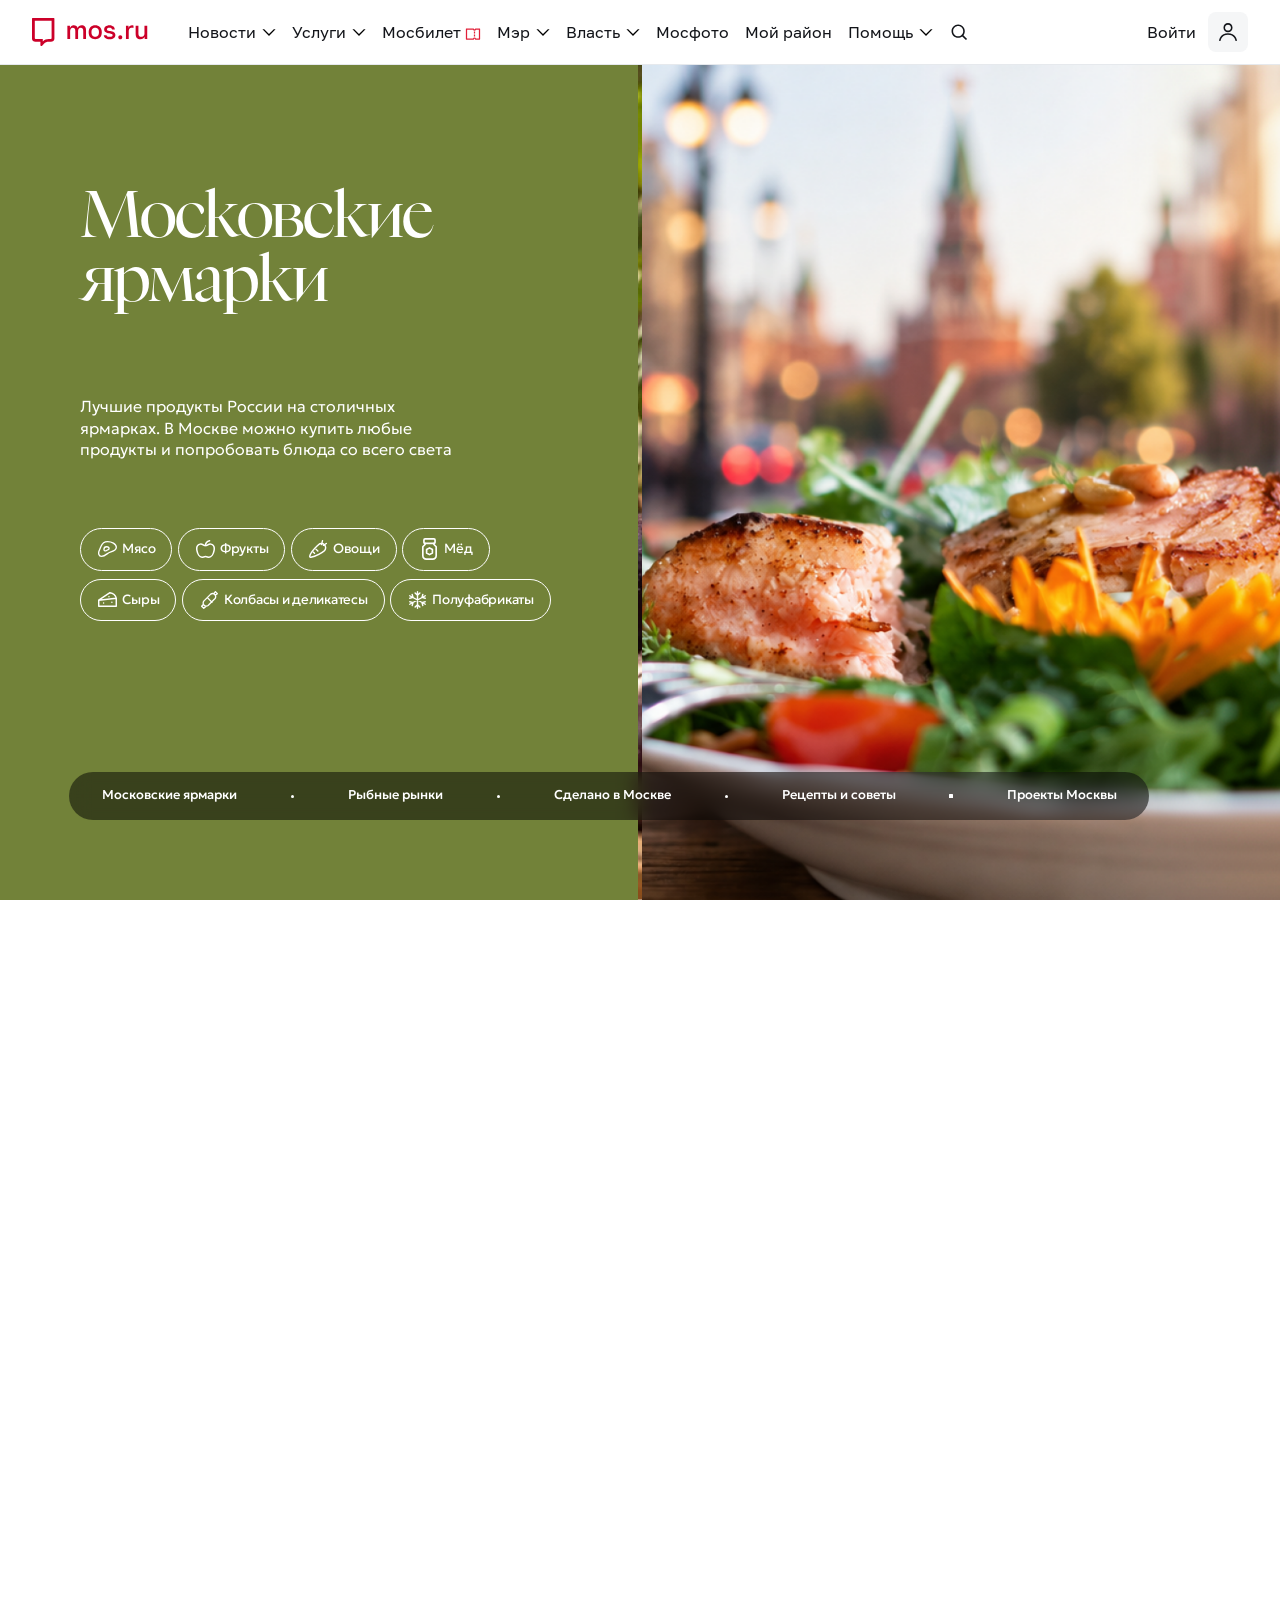
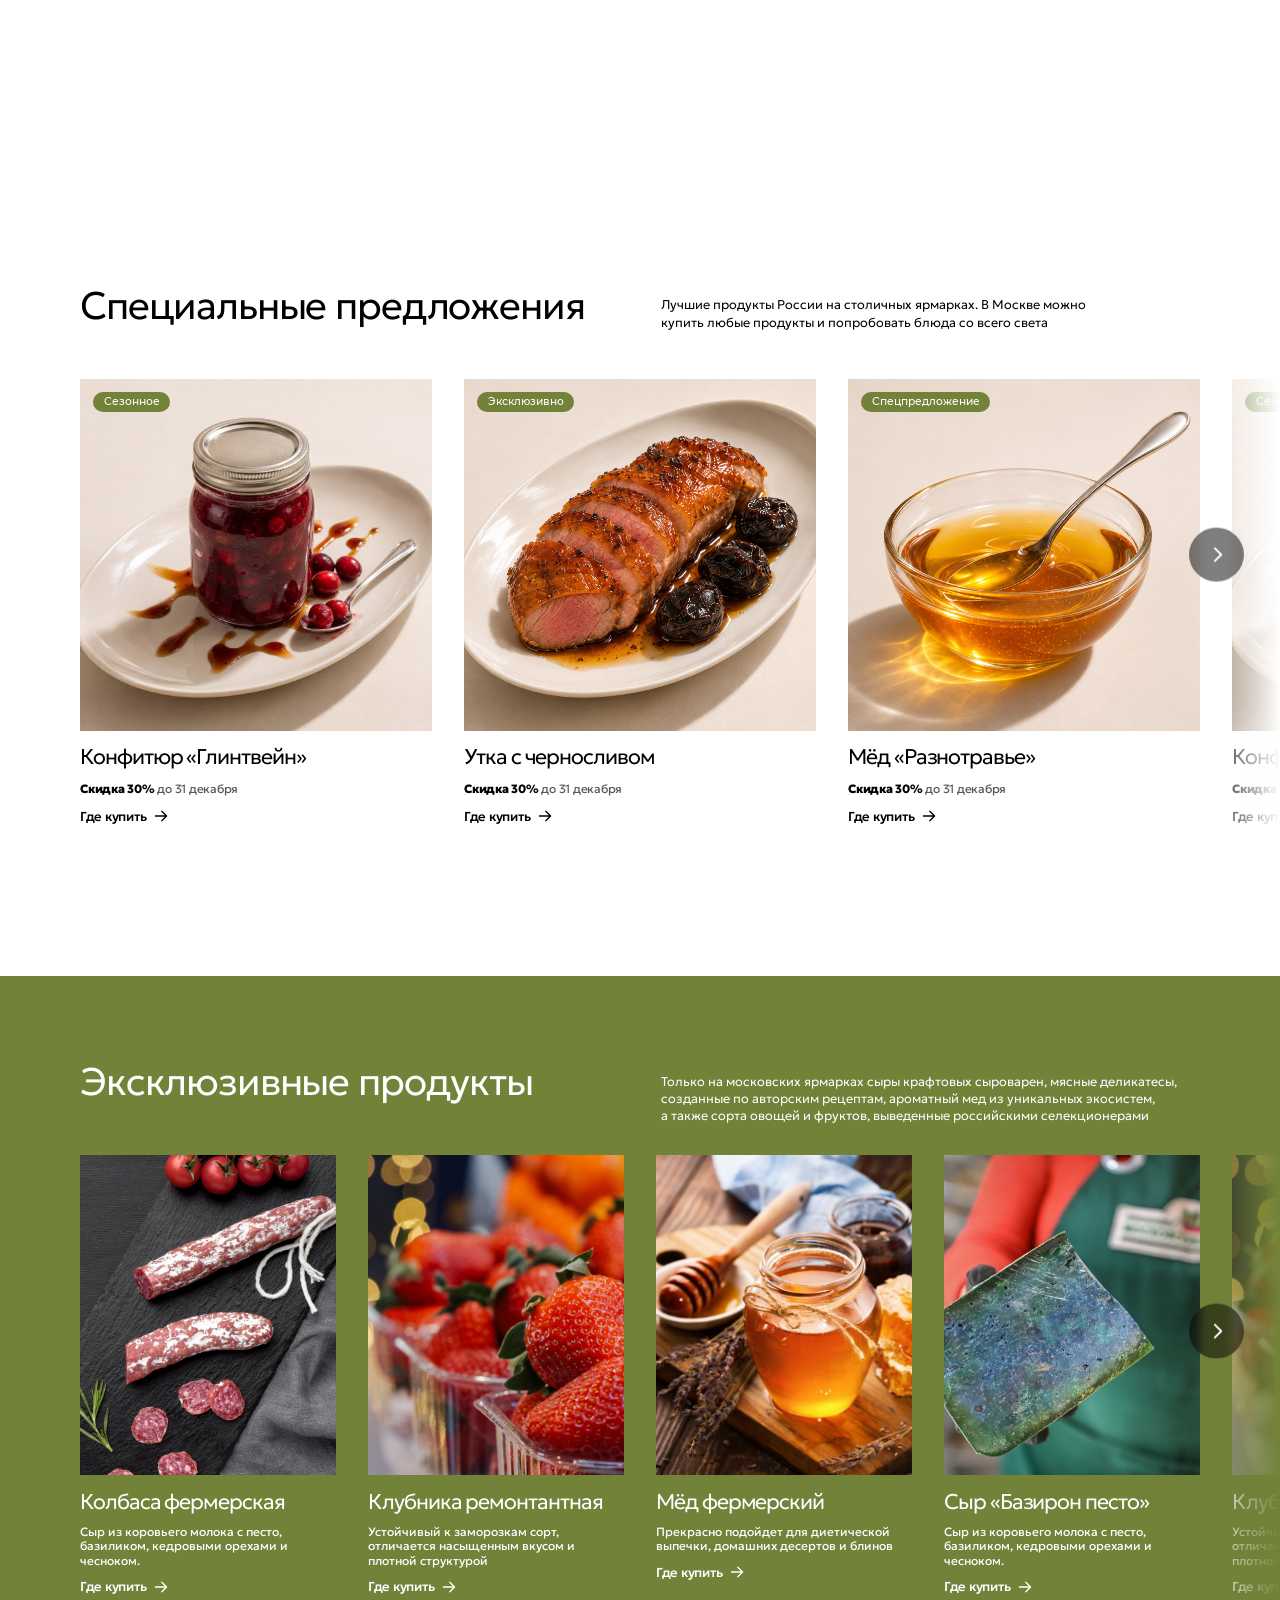
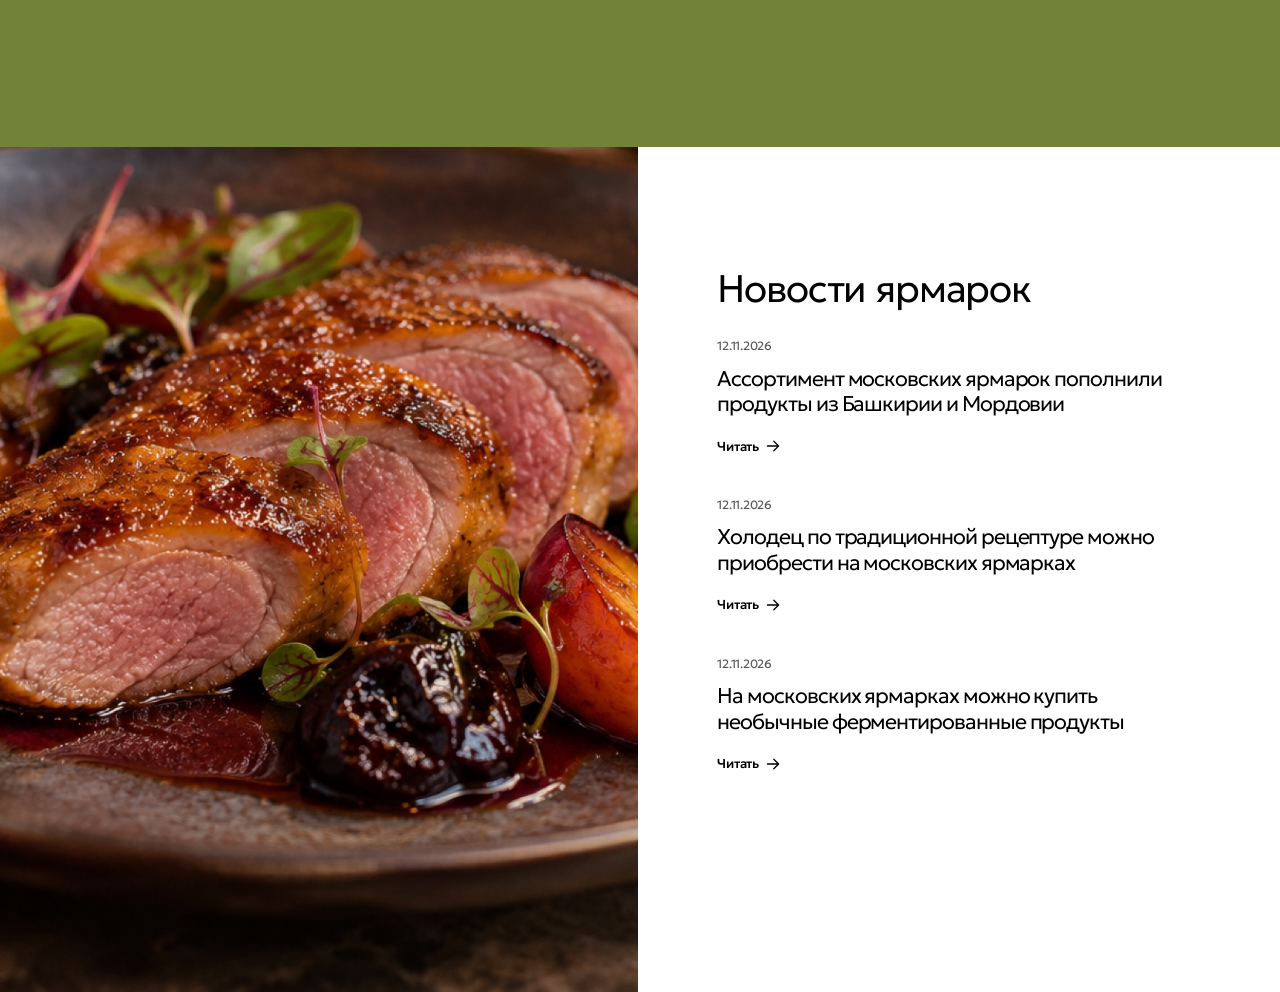
<file: mos-carousel-4/index.html>
<!doctype html>
<html lang="ru">
<head>
  <meta charset="utf-8">
  <meta name="viewport" content="width=device-width, initial-scale=1">
  <title>Вкусная Москва — концепт 4</title>
  <link rel="icon" href="data:,">
  <link rel="stylesheet" href="header.css">
  <link rel="stylesheet" href="styles.css">
  <link rel="stylesheet" href="offers.css">
  <link rel="stylesheet" href="news.css">
  <link rel="preload" href="assets/fonts/NyghtSerif-Regular.woff2" as="font" type="font/woff2" crossorigin>
  <script defer src="scroll-story.js"></script>
  <script defer src="offers.js"></script>
  <script defer src="reveal.js"></script>
</head>
<body>
<div id="mos-header" class="mos-widget-header mos_layouts_wrapper"><div class="Header_header__1FD6w Header_headerRendered__24O7k" tabindex="-1"><div class="Header_inside__1MzA3 ru"><header class="Caption_caption__3R-Mi" aria-label="Портал mos.ru"><div class="Caption_name__1pfTC"><a aria-disabled="true" tabindex="-1" aria-label="mos.ru — Официальный сайт Мэра Москвы" id="mos-header-title" class="link_link__29xFl link_focusable__lMy2y Caption_nameLink__2XS9J" style="height:100%"><span class="Caption_logo__IS1vg"><img src="assets/mos-header/logo.svg" aria-hidden="true" alt="" class="Caption_iconLogo__P_cnI"></span></a></div><div class="Caption_menu__2k-Z3"><div class="Menu_menuWrapper__341hI"><nav aria-label="Разделы портала" class="Menu_menu__13xOb"><div class="Menu_item__5wCCF"><div class="dropdown_dropdown__1Oynj dropdown_dropdownTriggerWithArrow__3jYM_"><a aria-disabled="true" tabindex="-1" role="link" class="Menu_link__1f7RY common_unstyledButton__10cKX common_large__34EIE common_large__34EIE link_primary__fU-Jd link_link__29xFl link_focusable__lMy2y">Новости</a><button aria-disabled="true" tabindex="-1" type="button" class="dropdown_dropdownTrigger__SxgNI link_focusable__lMy2y dropdown_dropdownTriggerWithArrowAlways__5y4mP" aria-label="Меню раздела Новости"><svg width="16" height="16" viewBox="0 0 16 16" fill="#0E0E0F" class="dropdown_dropdownTriggerArrow__17cwd dropdown_dropdownTriggerArrowVisible__3bAlf"><path d="M1.43774 5.3335L8.00008 11.8958L14.5624 5.3335L12.7711 5.3335L8.00008 10.1045L3.22908 5.3335L1.43774 5.3335Z" fill="#13151A"/></svg></button></div></div><div class="Menu_item__5wCCF"><div class="dropdown_dropdown__1Oynj dropdown_dropdownTriggerWithArrow__3jYM_"><a aria-disabled="true" tabindex="-1" role="link" class="Menu_link__1f7RY common_unstyledButton__10cKX common_large__34EIE common_large__34EIE link_primary__fU-Jd link_link__29xFl link_focusable__lMy2y">Услуги</a><button aria-disabled="true" tabindex="-1" type="button" class="dropdown_dropdownTrigger__SxgNI link_focusable__lMy2y dropdown_dropdownTriggerWithArrowAlways__5y4mP" aria-label="Меню раздела Услуги"><svg width="16" height="16" viewBox="0 0 16 16" fill="#0E0E0F" class="dropdown_dropdownTriggerArrow__17cwd dropdown_dropdownTriggerArrowVisible__3bAlf"><path d="M1.43774 5.3335L8.00008 11.8958L14.5624 5.3335L12.7711 5.3335L8.00008 10.1045L3.22908 5.3335L1.43774 5.3335Z" fill="#13151A"/></svg></button></div></div><div class="Menu_item__5wCCF"><a aria-disabled="true" tabindex="-1" role="link" class="Menu_link__1f7RY common_unstyledButton__10cKX common_large__34EIE common_large__34EIE link_primary__fU-Jd link_link__29xFl link_focusable__lMy2y">Мосбилет</a><div class="Menu_ticketIcon__lzpXe" aria-hidden="true" role="presentation"><img src="assets/mos-header/ticket.svg" alt=""></div></div><div class="Menu_item__5wCCF"><div class="dropdown_dropdown__1Oynj dropdown_dropdownTriggerWithArrow__3jYM_"><a aria-disabled="true" tabindex="-1" role="link" class="Menu_link__1f7RY common_unstyledButton__10cKX common_large__34EIE common_large__34EIE link_primary__fU-Jd link_link__29xFl link_focusable__lMy2y">Мэр</a><button aria-disabled="true" tabindex="-1" type="button" class="dropdown_dropdownTrigger__SxgNI link_focusable__lMy2y dropdown_dropdownTriggerWithArrowAlways__5y4mP" aria-label="Меню раздела Мэр"><svg width="16" height="16" viewBox="0 0 16 16" fill="#0E0E0F" class="dropdown_dropdownTriggerArrow__17cwd dropdown_dropdownTriggerArrowVisible__3bAlf"><path d="M1.43774 5.3335L8.00008 11.8958L14.5624 5.3335L12.7711 5.3335L8.00008 10.1045L3.22908 5.3335L1.43774 5.3335Z" fill="#13151A"/></svg></button></div></div><div class="Menu_item__5wCCF"><div class="dropdown_dropdown__1Oynj dropdown_dropdownTriggerWithArrow__3jYM_"><a aria-disabled="true" tabindex="-1" role="link" class="Menu_link__1f7RY common_unstyledButton__10cKX common_large__34EIE common_large__34EIE link_primary__fU-Jd link_link__29xFl link_focusable__lMy2y">Власть</a><button aria-disabled="true" tabindex="-1" type="button" class="dropdown_dropdownTrigger__SxgNI link_focusable__lMy2y dropdown_dropdownTriggerWithArrowAlways__5y4mP" aria-label="Меню раздела Власть"><svg width="16" height="16" viewBox="0 0 16 16" fill="#0E0E0F" class="dropdown_dropdownTriggerArrow__17cwd dropdown_dropdownTriggerArrowVisible__3bAlf"><path d="M1.43774 5.3335L8.00008 11.8958L14.5624 5.3335L12.7711 5.3335L8.00008 10.1045L3.22908 5.3335L1.43774 5.3335Z" fill="#13151A"/></svg></button></div></div><div class="Menu_item__5wCCF"><a aria-disabled="true" tabindex="-1" role="link" class="Menu_link__1f7RY common_unstyledButton__10cKX common_large__34EIE common_large__34EIE link_primary__fU-Jd link_link__29xFl link_focusable__lMy2y">Мосфото</a></div><div class="Menu_item__5wCCF"><a aria-disabled="true" tabindex="-1" role="link" class="Menu_link__1f7RY common_unstyledButton__10cKX common_large__34EIE common_large__34EIE link_primary__fU-Jd link_link__29xFl link_focusable__lMy2y">Мой район</a></div><div class="Menu_item__5wCCF"><div class="dropdown_dropdown__1Oynj dropdown_dropdownTriggerWithArrow__3jYM_"><a aria-disabled="true" tabindex="-1" role="link" class="Menu_link__1f7RY common_unstyledButton__10cKX common_large__34EIE common_large__34EIE link_primary__fU-Jd link_link__29xFl link_focusable__lMy2y">Помощь</a><button aria-disabled="true" tabindex="-1" type="button" class="dropdown_dropdownTrigger__SxgNI link_focusable__lMy2y dropdown_dropdownTriggerWithArrowAlways__5y4mP" aria-label="Меню раздела Помощь"><svg width="16" height="16" viewBox="0 0 16 16" fill="#0E0E0F" class="dropdown_dropdownTriggerArrow__17cwd dropdown_dropdownTriggerArrowVisible__3bAlf"><path d="M1.43774 5.3335L8.00008 11.8958L14.5624 5.3335L12.7711 5.3335L8.00008 10.1045L3.22908 5.3335L1.43774 5.3335Z" fill="#13151A"/></svg></button></div></div></nav><div class="Menu_lastSlot__1nixy Menu_slot__-tcaB common_item__16qjr"><div class="Search_searchWrapper__2cm_Z"><div class="Search_search__2uVwW"><button type="button" aria-disabled="true" tabindex="-1" class="Search_button__17yql link_focusable__lMy2y" aria-label="Поиск по сайту"><svg width="20" height="20" viewBox="0 0 20 20" fill="none" class="Search_icon__Sj_Ky" role="presentation"><path fill-rule="evenodd" clip-rule="evenodd" d="M9.1665 2.5415C5.50762 2.5415 2.5415 5.50762 2.5415 9.1665C2.5415 12.8254 5.50762 15.7915 9.1665 15.7915C10.6956 15.7915 12.1037 15.2735 13.2248 14.4034L16.9106 18.0891L18.0891 16.9106L14.4034 13.2248C15.2735 12.1037 15.7915 10.6956 15.7915 9.1665C15.7915 5.50762 12.8254 2.5415 9.1665 2.5415ZM4.12484 9.1665C4.12484 6.38207 6.38207 4.12484 9.1665 4.12484C11.9509 4.12484 14.2082 6.38207 14.2082 9.1665C14.2082 11.9509 11.9509 14.2082 9.1665 14.2082C6.38207 14.2082 4.12484 11.9509 4.12484 9.1665Z" fill="#13151A"/></svg></button></div></div></div></div></div><div class="Caption_icons__1krw6"><div class="Caption_navIcon__1FbCm Caption_icon__2XT7z"><button aria-disabled="true" tabindex="-1" type="button" class="Icon_icon__voGwJ common_unstyledButton__10cKX" aria-label="Навигация по сайту"><svg width="16" height="12" class="Icon_iconImg__1Ll2u" role="img" aria-label="Навигация по сайту"><g transform="translate(-124 -292)" fill="none" fill-rule="evenodd"><path d="M139.25 302a.75.75 0 110 1.5h-14.5a.75.75 0 110-1.5h14.5zm0-5a.75.75 0 110 1.5h-14.5a.75.75 0 010-1.5h14.5zm0-5a.75.75 0 110 1.5h-14.5a.75.75 0 010-1.5h14.5z" fill="currentColor"/></g></svg></button></div><div class="Caption_searchIcon__3LSSY Caption_icon__2XT7z"><button aria-disabled="true" tabindex="-1" type="button" class="Icon_icon__voGwJ common_unstyledButton__10cKX" aria-label="Поиск по сайту"><svg width="16" height="17" fill="none" class="Icon_iconImg__1Ll2u" role="img" aria-label="Поиск по сайту"><path fill-rule="evenodd" clip-rule="evenodd" d="M14.508 7.462a7.045 7.045 0 1 0-3.307 5.972l3.04 3.04a.75.75 0 0 0 1.06 0l.089-.09a.75.75 0 0 0 0-1.06l-2.913-2.913a7.022 7.022 0 0 0 2.03-4.95Zm-7.046-5.42a5.42 5.42 0 1 0 0 10.84 5.42 5.42 0 0 0 0-10.84Z" fill="currentColor"/></svg></button></div><div class="Caption_userMobile__apo0A Caption_icon__2XT7z"><div class="User_mobile__3-mrU"><button aria-disabled="true" tabindex="-1" type="button" class="UserIcon_icon__3o-8a common_unstyledButton__10cKX" aria-label="Вход/Регистрация"><svg width="20" height="20" viewBox="0 0 20 20" fill="none" role="presentation"><path fill-rule="evenodd" clip-rule="evenodd" d="M9.99988 1.09375C7.49734 1.09375 5.46863 3.12246 5.46863 5.625C5.46863 8.12754 7.49734 10.1562 9.99988 10.1562C12.5024 10.1562 14.5311 8.12754 14.5311 5.625C14.5311 3.12246 12.5024 1.09375 9.99988 1.09375ZM7.03113 5.625C7.03113 3.9854 8.36028 2.65625 9.99988 2.65625C11.6395 2.65625 12.9686 3.9854 12.9686 5.625C12.9686 7.2646 11.6395 8.59375 9.99988 8.59375C8.36028 8.59375 7.03113 7.2646 7.03113 5.625Z" fill="#13151A"/><path d="M2.74007 14.6018C2.09905 15.4352 1.695 16.2654 1.4506 16.887C1.2081 17.5038 1.08363 18.0948 0.952637 18.7334L2.48327 19.0473C2.48747 19.0268 2.49165 19.0064 2.49583 18.9861C2.60464 18.4549 2.70424 17.9687 2.90475 17.4587C3.10957 16.9378 3.4477 16.2446 3.97855 15.5545C5.02254 14.1973 6.83601 12.8125 9.99994 12.8125C13.1639 12.8125 14.9773 14.1973 16.0213 15.5545C16.5522 16.2446 16.8903 16.9378 17.0951 17.4587C17.2959 17.9693 17.3934 18.4457 17.5019 18.9756C17.5068 18.9994 17.5117 19.0233 17.5166 19.0473L19.0472 18.7334C18.9163 18.0949 18.7916 17.5033 18.5493 16.887C18.3049 16.2654 17.9008 15.4352 17.2598 14.6018C15.96 12.9121 13.711 11.25 9.99994 11.25C6.28886 11.25 4.03984 12.9121 2.74007 14.6018Z" fill="#13151A"/></svg></button></div></div><div class="Caption_userDesktop__2wfJM"><a aria-disabled="true" tabindex="-1" class="Caption_item__3tAks link_white__1QFFV link_link__29xFl link_focusable__lMy2y Caption_itemUser__373OT User_loginLink__1L0QF common_unstyledButton__10cKX User_loginButton__2k0Cj" aria-label="Вход/Регистрация"><span class="User_loginLinkText__3rVLq" aria-hidden="true">Войти</span><span class="User_icon__2FnO5 link_white__1QFFV link_link__29xFl link_focusable__lMy2y Caption_icon__2XT7z"><svg width="20" height="20" viewBox="0 0 20 20" fill="none" role="presentation"><path fill-rule="evenodd" clip-rule="evenodd" d="M9.99988 1.09375C7.49734 1.09375 5.46863 3.12246 5.46863 5.625C5.46863 8.12754 7.49734 10.1562 9.99988 10.1562C12.5024 10.1562 14.5311 8.12754 14.5311 5.625C14.5311 3.12246 12.5024 1.09375 9.99988 1.09375ZM7.03113 5.625C7.03113 3.9854 8.36028 2.65625 9.99988 2.65625C11.6395 2.65625 12.9686 3.9854 12.9686 5.625C12.9686 7.2646 11.6395 8.59375 9.99988 8.59375C8.36028 8.59375 7.03113 7.2646 7.03113 5.625Z" fill="#13151A"/><path d="M2.74007 14.6018C2.09905 15.4352 1.695 16.2654 1.4506 16.887C1.2081 17.5038 1.08363 18.0948 0.952637 18.7334L2.48327 19.0473C2.48747 19.0268 2.49165 19.0064 2.49583 18.9861C2.60464 18.4549 2.70424 17.9687 2.90475 17.4587C3.10957 16.9378 3.4477 16.2446 3.97855 15.5545C5.02254 14.1973 6.83601 12.8125 9.99994 12.8125C13.1639 12.8125 14.9773 14.1973 16.0213 15.5545C16.5522 16.2446 16.8903 16.9378 17.0951 17.4587C17.2959 17.9693 17.3934 18.4457 17.5019 18.9756C17.5068 18.9994 17.5117 19.0233 17.5166 19.0473L19.0472 18.7334C18.9163 18.0949 18.7916 17.5033 18.5493 16.887C18.3049 16.2654 17.9008 15.4352 17.2598 14.6018C15.96 12.9121 13.711 11.25 9.99994 11.25C6.28886 11.25 4.03984 12.9121 2.74007 14.6018Z" fill="#13151A"/></svg></span></a></div></div></header></div></div></div>

  <main>
    <div class="scroll-story">
      <div class="scene">
        <div class="panel-track">
          <section class="hero" id="start" aria-labelledby="hero-title">
            <div class="hero-photo">
              <video src="assets/hero-loop.mp4" poster="assets/hero-storyboard.png"
                width="1332" height="692" muted loop playsinline preload="metadata" aria-hidden="true"></video>
            </div>

            <h1 class="hero-title" id="hero-title">
              <span>Вкусная</span>
              <span>Москва</span>
            </h1>

            <div class="hero-intro">
              <p>Всё&nbsp;о&nbsp;гастрономических проектах столицы, ярмарках и&nbsp;рыбных рынках, а&nbsp;также рекомендации для&nbsp;любителей готовить и&nbsp;вкусно поесть</p>
              <div class="badge" aria-hidden="true">
                <svg class="badge-text" viewBox="0 0 144 144">
                  <defs>
                    <path id="badge-circle" d="M72 11a61 61 0 1 1 0 122a61 61 0 1 1 0-122Z"/>
                  </defs>
                  <text>
                    <textPath href="#badge-circle">ПРИЯТНОГО АППЕТИТА! • ПРИЯТНОГО АППЕТИТА! •</textPath>
                  </text>
                </svg>
                <img class="badge-icon" src="assets/plate.svg" alt="" width="74.7783" height="74.7773">
              </div>
            </div>
          </section>

          <section class="fairs" id="fairs" aria-labelledby="fairs-title">
            <div class="fairs-photo">
              <video src="assets/fairs/produce-loop.mp4" poster="assets/fairs/produce.jpg"
                width="1332" height="692" muted loop playsinline preload="metadata" aria-hidden="true"></video>
            </div>
            <div class="fairs-panel">
              <h2 class="fairs-title" id="fairs-title">Московские<br>ярмарки</h2>
              <p class="fairs-description">Лучшие продукты России на&nbsp;столичных ярмарках. В&nbsp;Москве можно купить любые продукты и&nbsp;попробовать блюда со&nbsp;всего света</p>
              <ul class="fairs-categories" aria-label="Продукты на ярмарках">
                <li><span><img src="assets/fairs/meat.svg" alt=""></span>Мясо</li>
                <li><span><img src="assets/fairs/fruit.svg" alt=""></span>Фрукты</li>
                <li><span><img src="assets/fairs/vegetables.svg" alt=""></span>Овощи</li>
                <li><span><img src="assets/fairs/honey.svg" alt=""></span>Мёд</li>
                <li><span><img src="assets/fairs/cheese.svg" alt=""></span>Сыры</li>
                <li><span><img src="assets/fairs/deli.svg" alt=""></span>Колбасы и деликатесы</li>
                <li><span><img src="assets/fairs/frozen.svg" alt=""></span>Полуфабрикаты</li>
              </ul>
            </div>
          </section>
        </div>
      </div>
    </div>

    <div class="fairs-details">
      <section class="offers" aria-labelledby="offers-title">
        <div class="offers-heading">
          <h2 id="offers-title">Специальные предложения</h2>
          <p>Лучшие продукты России на&nbsp;столичных ярмарках. В&nbsp;Москве можно купить любые продукты и&nbsp;попробовать блюда со&nbsp;всего света</p>
        </div>

        <div class="offers-carousel">
          <ul class="offers-list" id="offers-list" aria-labelledby="offers-title" tabindex="0">
            <li class="offer-card">
              <div class="offer-image">
                <img src="assets/offers/mulled-wine-jam.jpg" width="1024" height="1024" alt="">
                <span class="offer-tag">Сезонное</span>
              </div>
              <div class="offer-content">
                <h3>Конфитюр «Глинтвейн»</h3>
                <p class="offer-discount"><strong>Скидка 30%</strong> до 31 декабря</p>
                <p class="offer-action">Где купить <img src="assets/offers/action-arrow.svg" alt=""></p>
              </div>
            </li>
            <li class="offer-card">
              <div class="offer-image">
                <img src="assets/offers/duck-with-prunes.jpg" width="1400" height="1400" alt="">
                <span class="offer-tag">Эксклюзивно</span>
              </div>
              <div class="offer-content">
                <h3>Утка с черносливом</h3>
                <p class="offer-discount"><strong>Скидка 30%</strong> до 31 декабря</p>
                <p class="offer-action">Где купить <img src="assets/offers/action-arrow.svg" alt=""></p>
              </div>
            </li>
            <li class="offer-card">
              <div class="offer-image">
                <img src="assets/offers/wildflower-honey.jpg" width="1400" height="1400" alt="">
                <span class="offer-tag">Спецпредложение</span>
              </div>
              <div class="offer-content">
                <h3>Мёд «Разнотравье»</h3>
                <p class="offer-discount"><strong>Скидка 30%</strong> до 31 декабря</p>
                <p class="offer-action">Где купить <img src="assets/offers/action-arrow.svg" alt=""></p>
              </div>
            </li>
            <li class="offer-card">
              <div class="offer-image">
                <img src="assets/offers/mulled-wine-jam.jpg" width="1024" height="1024" alt="">
                <span class="offer-tag">Сезонное</span>
              </div>
              <div class="offer-content">
                <h3>Конфитюр «Глинтвейн»</h3>
                <p class="offer-discount"><strong>Скидка 30%</strong> до 31 декабря</p>
                <p class="offer-action">Где купить <img src="assets/offers/action-arrow.svg" alt=""></p>
              </div>
            </li>
          </ul>
          <button class="offers-arrow offers-prev" type="button" aria-label="Предыдущие предложения" aria-controls="offers-list" disabled>
            <img src="assets/offers/carousel-arrow.svg" alt="">
          </button>
          <button class="offers-arrow offers-next" type="button" aria-label="Следующие предложения" aria-controls="offers-list" disabled>
            <img src="assets/offers/carousel-arrow.svg" alt="">
          </button>
        </div>
      </section>

      <section class="offers exclusive-products" id="exclusive-products" aria-labelledby="exclusive-products-title">
        <div class="offers-heading">
          <h2 id="exclusive-products-title">Эксклюзивные продукты</h2>
          <p>Только на&nbsp;московских ярмарках сыры крафтовых сыроварен, мясные деликатесы, созданные по&nbsp;авторским рецептам, ароматный мед&nbsp;из&nbsp;уникальных экосистем, а&nbsp;также сорта овощей и&nbsp;фруктов, выведенные российскими селекционерами</p>
        </div>

        <div class="offers-carousel">
          <ul class="offers-list" id="exclusive-products-list" aria-labelledby="exclusive-products-title" tabindex="0">
            <li class="offer-card">
              <div class="offer-image">
                <img src="assets/products/farm-sausage.jpg" width="1000" height="1500" alt="">
              </div>
              <div class="offer-content">
                <h3>Колбаса фермерская</h3>
                <p class="product-description">Сыр из коровьего молока с песто, базиликом, кедровыми орехами и чесноком.</p>
                <p class="offer-action">Где купить <img src="assets/products/action-arrow.svg" alt=""></p>
              </div>
            </li>
            <li class="offer-card">
              <div class="offer-image">
                <img src="assets/products/strawberries.jpg" width="1440" height="913" alt="">
              </div>
              <div class="offer-content">
                <h3>Клубника ремонтантная</h3>
                <p class="product-description">Устойчивый к заморозкам сорт, отличается насыщенным вкусом и плотной структурой</p>
                <p class="offer-action">Где купить <img src="assets/products/action-arrow.svg" alt=""></p>
              </div>
            </li>
            <li class="offer-card">
              <div class="offer-image">
                <img src="assets/products/farm-honey.jpg" width="1000" height="677" alt="">
              </div>
              <div class="offer-content">
                <h3>Мёд фермерский</h3>
                <p class="product-description">Прекрасно подойдет для диетической выпечки, домашних десертов и блинов</p>
                <p class="offer-action">Где купить <img src="assets/products/action-arrow.svg" alt=""></p>
              </div>
            </li>
            <li class="offer-card">
              <div class="offer-image offer-image--offset">
                <img src="assets/products/pesto-cheese.jpg" width="1440" height="966" alt="">
              </div>
              <div class="offer-content">
                <h3>Сыр «Базирон песто»</h3>
                <p class="product-description">Сыр из коровьего молока с песто, базиликом, кедровыми орехами и чесноком.</p>
                <p class="offer-action">Где купить <img src="assets/products/action-arrow.svg" alt=""></p>
              </div>
            </li>
            <li class="offer-card">
              <div class="offer-image">
                <img src="assets/products/strawberries.jpg" width="1440" height="913" alt="">
              </div>
              <div class="offer-content">
                <h3>Клубника ремонтантная</h3>
                <p class="product-description">Устойчивый к заморозкам сорт, отличается насыщенным вкусом и плотной структурой</p>
                <p class="offer-action">Где купить <img src="assets/products/action-arrow.svg" alt=""></p>
              </div>
            </li>
          </ul>
          <button class="offers-arrow offers-prev" type="button" aria-label="Предыдущие продукты" aria-controls="exclusive-products-list" disabled>
            <img src="assets/offers/carousel-arrow.svg" alt="">
          </button>
          <button class="offers-arrow offers-next" type="button" aria-label="Следующие продукты" aria-controls="exclusive-products-list" disabled>
            <img src="assets/offers/carousel-arrow.svg" alt="">
          </button>
        </div>
      </section>

      <section class="fairs-news" id="fairs-news" aria-labelledby="fairs-news-title">
        <div class="fairs-news-photo">
          <img src="assets/news/roast-duck.jpg" alt="" width="2100" height="1400">
        </div>
        <div class="fairs-news-content">
          <h2 id="fairs-news-title">Новости ярмарок</h2>
          <div class="fairs-news-list">
            <article class="news-article">
              <time datetime="2026-11-12">12.11.2026</time>
              <h3>Ассортимент московских ярмарок пополнили продукты из&nbsp;Башкирии и&nbsp;Мордовии</h3>
              <p class="offer-action">Читать <img src="assets/offers/action-arrow.svg" alt=""></p>
            </article>

            <article class="news-article">
              <time datetime="2026-11-12">12.11.2026</time>
              <h3>Холодец по&nbsp;традиционной рецептуре можно приобрести на&nbsp;московских ярмарках</h3>
              <p class="offer-action">Читать <img src="assets/offers/action-arrow.svg" alt=""></p>
            </article>

            <article class="news-article">
              <time datetime="2026-11-12">12.11.2026</time>
              <h3>На московских ярмарках можно купить необычные ферментированные продукты</h3>
              <p class="offer-action">Читать <img src="assets/offers/action-arrow.svg" alt=""></p>
            </article>
          </div>
        </div>
      </section>
    </div>
  </main>

  <nav class="anchor-nav" aria-label="Разделы Вкусной Москвы" tabindex="0">
    <ul>
      <li><a class="anchor-first" href="#fairs">Московские ярмарки</a></li>
      <li>Рыбные рынки</li>
      <li>Сделано в Москве</li>
      <li>Рецепты и советы</li>
      <li>Проекты Москвы</li>
    </ul>
  </nav>
  <a class="back-to-top" href="#start" aria-label="Вернуться на первый экран" hidden>
    <img src="assets/back-to-top.svg" alt="">
  </a>
</body>
</html>
</file>
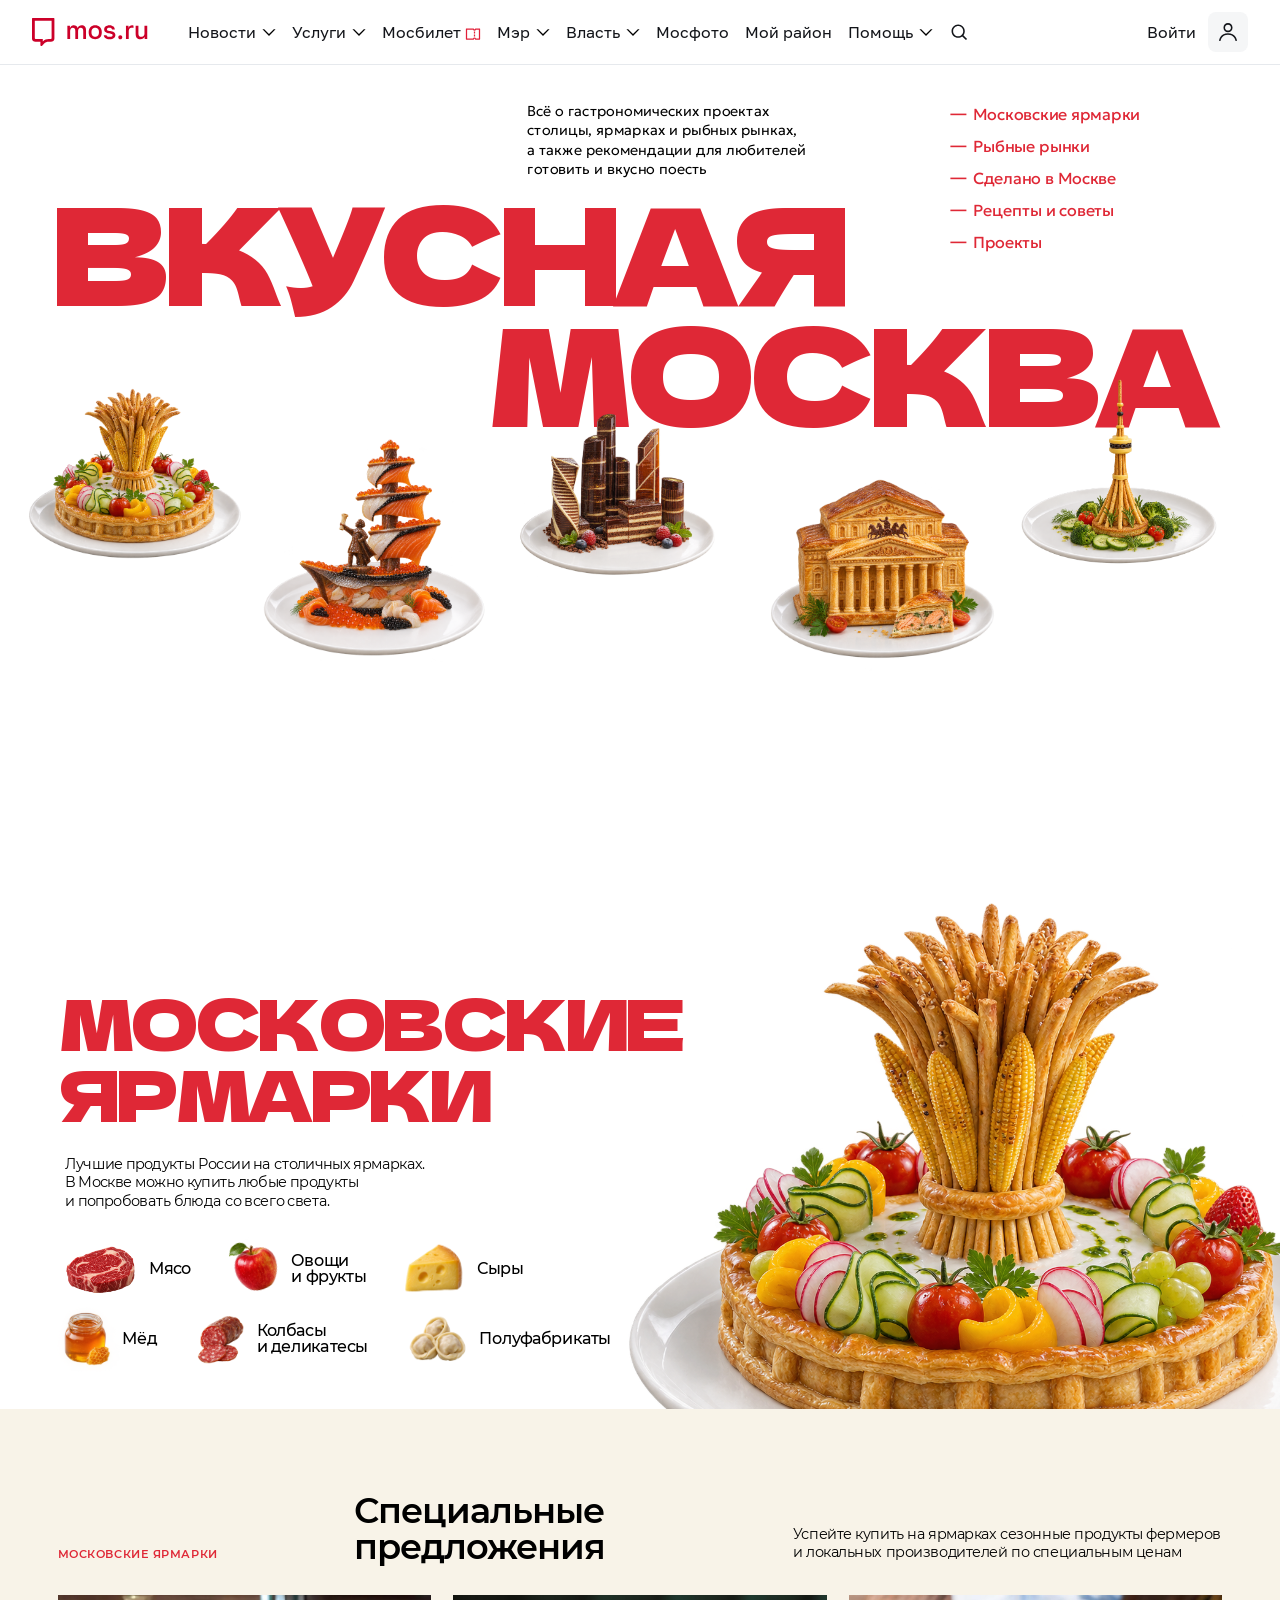
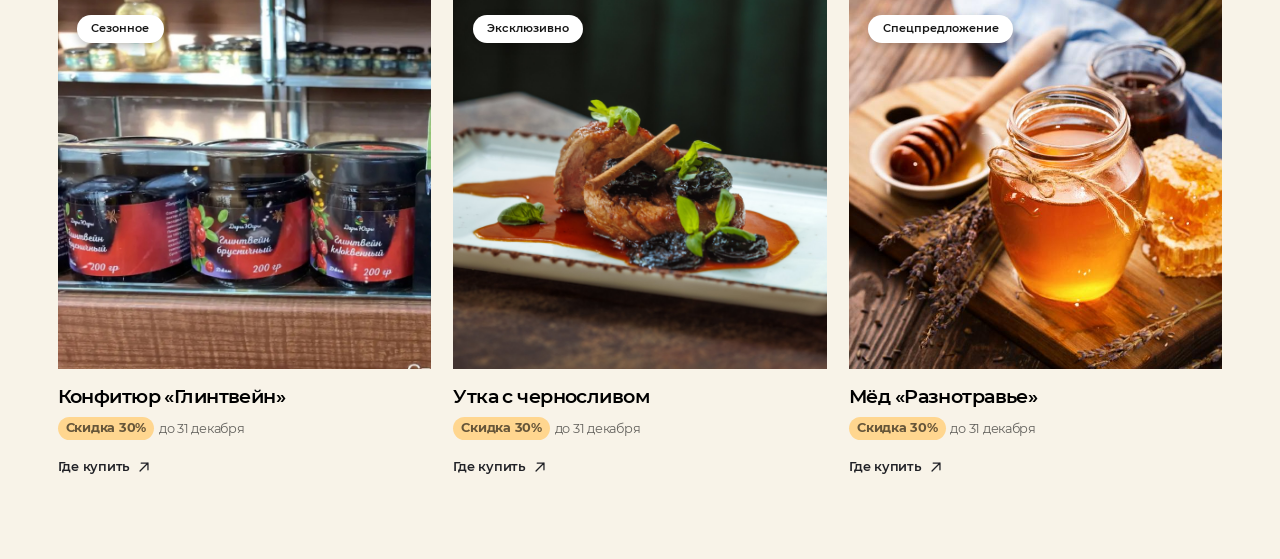
<file: mos-carousel-5/index.html>
<!doctype html>
<html lang="ru">
<head>
  <meta charset="utf-8">
  <meta name="viewport" content="width=device-width, initial-scale=1">
  <title>Вкусная Москва</title>
  <link rel="icon" href="data:,">
  <link rel="stylesheet" href="header.css">
  <link rel="stylesheet" href="styles.css">
  <link rel="stylesheet" href="markets.css">
  <link rel="stylesheet" href="offers.css">
  <script defer src="layout.js"></script>
  <script defer src="fish-plate.js"></script>
</head>
<body>
<!-- Markup, class names and SVGs copied from the live mos.ru header, 2026-11-24. -->
<div id="mos-header" class="mos-widget-header mos_layouts_wrapper"><div class="Header_header__1FD6w Header_headerRendered__24O7k" tabindex="-1"><div class="Header_inside__1MzA3 ru"><header class="Caption_caption__3R-Mi" aria-label="Портал mos.ru"><div class="Caption_name__1pfTC"><a aria-disabled="true" tabindex="-1" aria-label="mos.ru — Официальный сайт Мэра Москвы" id="mos-header-title" class="link_link__29xFl link_focusable__lMy2y Caption_nameLink__2XS9J" style="height:100%"><span class="Caption_logo__IS1vg"><img src="assets/mos-header/logo.svg" aria-hidden="true" alt="" class="Caption_iconLogo__P_cnI"></span></a></div><div class="Caption_menu__2k-Z3"><div class="Menu_menuWrapper__341hI"><nav aria-label="Разделы портала" class="Menu_menu__13xOb"><div class="Menu_item__5wCCF"><div class="dropdown_dropdown__1Oynj dropdown_dropdownTriggerWithArrow__3jYM_"><a aria-disabled="true" tabindex="-1" role="link" class="Menu_link__1f7RY common_unstyledButton__10cKX common_large__34EIE common_large__34EIE link_primary__fU-Jd link_link__29xFl link_focusable__lMy2y">Новости</a><button aria-disabled="true" tabindex="-1" type="button" class="dropdown_dropdownTrigger__SxgNI link_focusable__lMy2y dropdown_dropdownTriggerWithArrowAlways__5y4mP" aria-label="Меню раздела Новости"><svg width="16" height="16" viewBox="0 0 16 16" fill="#0E0E0F" class="dropdown_dropdownTriggerArrow__17cwd dropdown_dropdownTriggerArrowVisible__3bAlf"><path d="M1.43774 5.3335L8.00008 11.8958L14.5624 5.3335L12.7711 5.3335L8.00008 10.1045L3.22908 5.3335L1.43774 5.3335Z" fill="#13151A"/></svg></button></div></div><div class="Menu_item__5wCCF"><div class="dropdown_dropdown__1Oynj dropdown_dropdownTriggerWithArrow__3jYM_"><a aria-disabled="true" tabindex="-1" role="link" class="Menu_link__1f7RY common_unstyledButton__10cKX common_large__34EIE common_large__34EIE link_primary__fU-Jd link_link__29xFl link_focusable__lMy2y">Услуги</a><button aria-disabled="true" tabindex="-1" type="button" class="dropdown_dropdownTrigger__SxgNI link_focusable__lMy2y dropdown_dropdownTriggerWithArrowAlways__5y4mP" aria-label="Меню раздела Услуги"><svg width="16" height="16" viewBox="0 0 16 16" fill="#0E0E0F" class="dropdown_dropdownTriggerArrow__17cwd dropdown_dropdownTriggerArrowVisible__3bAlf"><path d="M1.43774 5.3335L8.00008 11.8958L14.5624 5.3335L12.7711 5.3335L8.00008 10.1045L3.22908 5.3335L1.43774 5.3335Z" fill="#13151A"/></svg></button></div></div><div class="Menu_item__5wCCF"><a aria-disabled="true" tabindex="-1" role="link" class="Menu_link__1f7RY common_unstyledButton__10cKX common_large__34EIE common_large__34EIE link_primary__fU-Jd link_link__29xFl link_focusable__lMy2y">Мосбилет</a><div class="Menu_ticketIcon__lzpXe" aria-hidden="true" role="presentation"><img src="assets/mos-header/ticket.svg" alt=""></div></div><div class="Menu_item__5wCCF"><div class="dropdown_dropdown__1Oynj dropdown_dropdownTriggerWithArrow__3jYM_"><a aria-disabled="true" tabindex="-1" role="link" class="Menu_link__1f7RY common_unstyledButton__10cKX common_large__34EIE common_large__34EIE link_primary__fU-Jd link_link__29xFl link_focusable__lMy2y">Мэр</a><button aria-disabled="true" tabindex="-1" type="button" class="dropdown_dropdownTrigger__SxgNI link_focusable__lMy2y dropdown_dropdownTriggerWithArrowAlways__5y4mP" aria-label="Меню раздела Мэр"><svg width="16" height="16" viewBox="0 0 16 16" fill="#0E0E0F" class="dropdown_dropdownTriggerArrow__17cwd dropdown_dropdownTriggerArrowVisible__3bAlf"><path d="M1.43774 5.3335L8.00008 11.8958L14.5624 5.3335L12.7711 5.3335L8.00008 10.1045L3.22908 5.3335L1.43774 5.3335Z" fill="#13151A"/></svg></button></div></div><div class="Menu_item__5wCCF"><div class="dropdown_dropdown__1Oynj dropdown_dropdownTriggerWithArrow__3jYM_"><a aria-disabled="true" tabindex="-1" role="link" class="Menu_link__1f7RY common_unstyledButton__10cKX common_large__34EIE common_large__34EIE link_primary__fU-Jd link_link__29xFl link_focusable__lMy2y">Власть</a><button aria-disabled="true" tabindex="-1" type="button" class="dropdown_dropdownTrigger__SxgNI link_focusable__lMy2y dropdown_dropdownTriggerWithArrowAlways__5y4mP" aria-label="Меню раздела Власть"><svg width="16" height="16" viewBox="0 0 16 16" fill="#0E0E0F" class="dropdown_dropdownTriggerArrow__17cwd dropdown_dropdownTriggerArrowVisible__3bAlf"><path d="M1.43774 5.3335L8.00008 11.8958L14.5624 5.3335L12.7711 5.3335L8.00008 10.1045L3.22908 5.3335L1.43774 5.3335Z" fill="#13151A"/></svg></button></div></div><div class="Menu_item__5wCCF"><a aria-disabled="true" tabindex="-1" role="link" class="Menu_link__1f7RY common_unstyledButton__10cKX common_large__34EIE common_large__34EIE link_primary__fU-Jd link_link__29xFl link_focusable__lMy2y">Мосфото</a></div><div class="Menu_item__5wCCF"><a aria-disabled="true" tabindex="-1" role="link" class="Menu_link__1f7RY common_unstyledButton__10cKX common_large__34EIE common_large__34EIE link_primary__fU-Jd link_link__29xFl link_focusable__lMy2y">Мой район</a></div><div class="Menu_item__5wCCF"><div class="dropdown_dropdown__1Oynj dropdown_dropdownTriggerWithArrow__3jYM_"><a aria-disabled="true" tabindex="-1" role="link" class="Menu_link__1f7RY common_unstyledButton__10cKX common_large__34EIE common_large__34EIE link_primary__fU-Jd link_link__29xFl link_focusable__lMy2y">Помощь</a><button aria-disabled="true" tabindex="-1" type="button" class="dropdown_dropdownTrigger__SxgNI link_focusable__lMy2y dropdown_dropdownTriggerWithArrowAlways__5y4mP" aria-label="Меню раздела Помощь"><svg width="16" height="16" viewBox="0 0 16 16" fill="#0E0E0F" class="dropdown_dropdownTriggerArrow__17cwd dropdown_dropdownTriggerArrowVisible__3bAlf"><path d="M1.43774 5.3335L8.00008 11.8958L14.5624 5.3335L12.7711 5.3335L8.00008 10.1045L3.22908 5.3335L1.43774 5.3335Z" fill="#13151A"/></svg></button></div></div></nav><div class="Menu_lastSlot__1nixy Menu_slot__-tcaB common_item__16qjr"><div class="Search_searchWrapper__2cm_Z"><div class="Search_search__2uVwW"><button type="button" aria-disabled="true" tabindex="-1" class="Search_button__17yql link_focusable__lMy2y" aria-label="Поиск по сайту"><svg width="20" height="20" viewBox="0 0 20 20" fill="none" class="Search_icon__Sj_Ky" role="presentation"><path fill-rule="evenodd" clip-rule="evenodd" d="M9.1665 2.5415C5.50762 2.5415 2.5415 5.50762 2.5415 9.1665C2.5415 12.8254 5.50762 15.7915 9.1665 15.7915C10.6956 15.7915 12.1037 15.2735 13.2248 14.4034L16.9106 18.0891L18.0891 16.9106L14.4034 13.2248C15.2735 12.1037 15.7915 10.6956 15.7915 9.1665C15.7915 5.50762 12.8254 2.5415 9.1665 2.5415ZM4.12484 9.1665C4.12484 6.38207 6.38207 4.12484 9.1665 4.12484C11.9509 4.12484 14.2082 6.38207 14.2082 9.1665C14.2082 11.9509 11.9509 14.2082 9.1665 14.2082C6.38207 14.2082 4.12484 11.9509 4.12484 9.1665Z" fill="#13151A"/></svg></button></div></div></div></div></div><div class="Caption_icons__1krw6"><div class="Caption_navIcon__1FbCm Caption_icon__2XT7z"><button aria-disabled="true" tabindex="-1" type="button" class="Icon_icon__voGwJ common_unstyledButton__10cKX" aria-label="Навигация по сайту"><svg width="16" height="12" class="Icon_iconImg__1Ll2u" role="img" aria-label="Навигация по сайту"><g transform="translate(-124 -292)" fill="none" fill-rule="evenodd"><path d="M139.25 302a.75.75 0 110 1.5h-14.5a.75.75 0 110-1.5h14.5zm0-5a.75.75 0 110 1.5h-14.5a.75.75 0 010-1.5h14.5zm0-5a.75.75 0 110 1.5h-14.5a.75.75 0 010-1.5h14.5z" fill="currentColor"/></g></svg></button></div><div class="Caption_searchIcon__3LSSY Caption_icon__2XT7z"><button aria-disabled="true" tabindex="-1" type="button" class="Icon_icon__voGwJ common_unstyledButton__10cKX" aria-label="Поиск по сайту"><svg width="16" height="17" fill="none" class="Icon_iconImg__1Ll2u" role="img" aria-label="Поиск по сайту"><path fill-rule="evenodd" clip-rule="evenodd" d="M14.508 7.462a7.045 7.045 0 1 0-3.307 5.972l3.04 3.04a.75.75 0 0 0 1.06 0l.089-.09a.75.75 0 0 0 0-1.06l-2.913-2.913a7.022 7.022 0 0 0 2.03-4.95Zm-7.046-5.42a5.42 5.42 0 1 0 0 10.84 5.42 5.42 0 0 0 0-10.84Z" fill="currentColor"/></svg></button></div><div class="Caption_userMobile__apo0A Caption_icon__2XT7z"><div class="User_mobile__3-mrU"><button aria-disabled="true" tabindex="-1" type="button" class="UserIcon_icon__3o-8a common_unstyledButton__10cKX" aria-label="Вход/Регистрация"><svg width="20" height="20" viewBox="0 0 20 20" fill="none" role="presentation"><path fill-rule="evenodd" clip-rule="evenodd" d="M9.99988 1.09375C7.49734 1.09375 5.46863 3.12246 5.46863 5.625C5.46863 8.12754 7.49734 10.1562 9.99988 10.1562C12.5024 10.1562 14.5311 8.12754 14.5311 5.625C14.5311 3.12246 12.5024 1.09375 9.99988 1.09375ZM7.03113 5.625C7.03113 3.9854 8.36028 2.65625 9.99988 2.65625C11.6395 2.65625 12.9686 3.9854 12.9686 5.625C12.9686 7.2646 11.6395 8.59375 9.99988 8.59375C8.36028 8.59375 7.03113 7.2646 7.03113 5.625Z" fill="#13151A"/><path d="M2.74007 14.6018C2.09905 15.4352 1.695 16.2654 1.4506 16.887C1.2081 17.5038 1.08363 18.0948 0.952637 18.7334L2.48327 19.0473C2.48747 19.0268 2.49165 19.0064 2.49583 18.9861C2.60464 18.4549 2.70424 17.9687 2.90475 17.4587C3.10957 16.9378 3.4477 16.2446 3.97855 15.5545C5.02254 14.1973 6.83601 12.8125 9.99994 12.8125C13.1639 12.8125 14.9773 14.1973 16.0213 15.5545C16.5522 16.2446 16.8903 16.9378 17.0951 17.4587C17.2959 17.9693 17.3934 18.4457 17.5019 18.9756C17.5068 18.9994 17.5117 19.0233 17.5166 19.0473L19.0472 18.7334C18.9163 18.0949 18.7916 17.5033 18.5493 16.887C18.3049 16.2654 17.9008 15.4352 17.2598 14.6018C15.96 12.9121 13.711 11.25 9.99994 11.25C6.28886 11.25 4.03984 12.9121 2.74007 14.6018Z" fill="#13151A"/></svg></button></div></div><div class="Caption_userDesktop__2wfJM"><a aria-disabled="true" tabindex="-1" class="Caption_item__3tAks link_white__1QFFV link_link__29xFl link_focusable__lMy2y Caption_itemUser__373OT User_loginLink__1L0QF common_unstyledButton__10cKX User_loginButton__2k0Cj" aria-label="Вход/Регистрация"><span class="User_loginLinkText__3rVLq" aria-hidden="true">Войти</span><span class="User_icon__2FnO5 link_white__1QFFV link_link__29xFl link_focusable__lMy2y Caption_icon__2XT7z"><svg width="20" height="20" viewBox="0 0 20 20" fill="none" role="presentation"><path fill-rule="evenodd" clip-rule="evenodd" d="M9.99988 1.09375C7.49734 1.09375 5.46863 3.12246 5.46863 5.625C5.46863 8.12754 7.49734 10.1562 9.99988 10.1562C12.5024 10.1562 14.5311 8.12754 14.5311 5.625C14.5311 3.12246 12.5024 1.09375 9.99988 1.09375ZM7.03113 5.625C7.03113 3.9854 8.36028 2.65625 9.99988 2.65625C11.6395 2.65625 12.9686 3.9854 12.9686 5.625C12.9686 7.2646 11.6395 8.59375 9.99988 8.59375C8.36028 8.59375 7.03113 7.2646 7.03113 5.625Z" fill="#13151A"/><path d="M2.74007 14.6018C2.09905 15.4352 1.695 16.2654 1.4506 16.887C1.2081 17.5038 1.08363 18.0948 0.952637 18.7334L2.48327 19.0473C2.48747 19.0268 2.49165 19.0064 2.49583 18.9861C2.60464 18.4549 2.70424 17.9687 2.90475 17.4587C3.10957 16.9378 3.4477 16.2446 3.97855 15.5545C5.02254 14.1973 6.83601 12.8125 9.99994 12.8125C13.1639 12.8125 14.9773 14.1973 16.0213 15.5545C16.5522 16.2446 16.8903 16.9378 17.0951 17.4587C17.2959 17.9693 17.3934 18.4457 17.5019 18.9756C17.5068 18.9994 17.5117 19.0233 17.5166 19.0473L19.0472 18.7334C18.9163 18.0949 18.7916 17.5033 18.5493 16.887C18.3049 16.2654 17.9008 15.4352 17.2598 14.6018C15.96 12.9121 13.711 11.25 9.99994 11.25C6.28886 11.25 4.03984 12.9121 2.74007 14.6018Z" fill="#13151A"/></svg></span></a></div></div></header></div></div></div>

  <main>
    <section class="hero-frame" aria-labelledby="title">
      <div class="hero">
        <h1 id="title">
          <span class="title-first" data-scroll-reveal>Вкусная</span>
          <span class="title-second" data-scroll-reveal>Москва</span>
        </h1>
        <p class="intro" data-scroll-reveal>Всё о гастрономических проектах столицы, ярмарках и рыбных рынках, а также рекомендации для любителей готовить и вкусно поесть</p>
        <nav class="anchor-nav" data-scroll-reveal aria-label="Разделы Вкусной Москвы">
          <a class="anchor-nav-item" href="#markets"><span>Московские ярмарки</span></a>
          <button class="anchor-nav-item fish-market-trigger" type="button"><span>Рыбные рынки</span></button>
          <button class="anchor-nav-item" type="button"><span>Сделано в Москве</span></button>
          <button class="anchor-nav-item" type="button"><span>Рецепты и советы</span></button>
          <button class="anchor-nav-item" type="button"><span>Проекты</span></button>
        </nav>
        <img class="illustration illustration-fountain" data-scroll-reveal src="assets/4c6a5.png" width="275" height="275" alt="">
        <img class="illustration illustration-city" data-scroll-reveal src="assets/d8583.png" width="262" height="262" alt="">
        <img class="illustration illustration-theatre" data-scroll-reveal src="assets/25c62.png" width="290" height="290" alt="">
        <img class="illustration illustration-tower" data-scroll-reveal src="assets/cd076.png" width="257" height="257" alt="">
        <div class="illustration fish-plate" data-scroll-reveal aria-hidden="true">
          <img src="assets/866d5.png" width="286" height="286" alt="">
          <video src="assets/plate-smaller.mp4" data-direction="forward" width="286" height="286" preload="auto" muted playsinline></video>
          <video src="assets/plate-reverse.mp4" data-direction="reverse" width="286" height="286" preload="auto" muted playsinline></video>
        </div>
      </div>
    </section>

    <section class="markets" id="markets" aria-labelledby="markets-title">
      <div class="markets-content">
        <img class="markets-dish" data-scroll-reveal src="assets/4c6a5.png" width="961" height="961" alt="">
        <h2 class="markets-title" data-scroll-reveal id="markets-title">Московские<br>ярмарки</h2>
        <p class="markets-description" data-scroll-reveal>Лучшие продукты России на столичных ярмарках. В Москве можно купить любые продукты и попробовать блюда со всего света.</p>
        <ul class="markets-products" data-scroll-reveal aria-label="Продукты на ярмарках">
          <li class="markets-product markets-product-meat">
            <span class="markets-product-picture"><img src="assets/markets/49e7a.png" width="102" height="102" alt=""></span>
            <span class="markets-product-label">Мясо</span>
          </li>
          <li class="markets-product markets-product-produce">
            <span class="markets-product-picture"><img src="assets/markets/e5122.png" width="84" height="84" alt=""></span>
            <span class="markets-product-label"><span>Овощи<br>и фрукты</span></span>
          </li>
          <li class="markets-product markets-product-cheese">
            <span class="markets-product-picture"><img src="assets/markets/b028f.png" width="94" height="94" alt=""></span>
            <span class="markets-product-label">Сыры</span>
          </li>
          <li class="markets-product markets-product-honey">
            <span class="markets-product-picture"><img src="assets/markets/a7ec7.png" width="82" height="82" alt=""></span>
            <span class="markets-product-label">Мёд</span>
          </li>
          <li class="markets-product markets-product-sausages">
            <span class="markets-product-picture"><img src="assets/markets/befd8.png" width="78" height="78" alt=""></span>
            <span class="markets-product-label"><span>Колбасы<br>и деликатесы</span></span>
          </li>
          <li class="markets-product markets-product-prepared">
            <span class="markets-product-picture"><img src="assets/markets/01356.png" width="83" height="84" alt=""></span>
            <span class="markets-product-label">Полуфабрикаты</span>
          </li>
        </ul>
      </div>
    </section>
    <section class="offers" aria-labelledby="offers-title">
      <div class="offers-width">
        <div class="offers-inner">
          <header class="offers-heading" data-scroll-reveal>
            <p class="offers-category">Московские ярмарки</p>
            <h2 id="offers-title">Специальные предложения</h2>
            <p class="offers-intro">Успейте купить на ярмарках сезонные продукты фермеров и локальных производителей по специальным ценам</p>
          </header>
          <div class="offer-cards">
            <article class="offer-card" data-scroll-reveal>
              <div class="offer-image">
                <div class="offer-photo offer-photo-confityur"><img src="assets/offers/confityur.jpg" alt=""></div>
                <span class="offer-tag">Сезонное</span>
              </div>
              <div class="offer-content">
                <h3>Конфитюр «Глинтвейн»</h3>
                <p class="offer-expiry"><strong>Скидка 30%</strong><span>до 31 декабря</span></p>
                <p class="offer-action">Где купить <img src="assets/offers/arrow-diagonal.svg" width="20" height="20" alt=""></p>
              </div>
            </article>
            <article class="offer-card" data-scroll-reveal>
              <div class="offer-image">
                <div class="offer-photo offer-photo-duck"><img src="assets/offers/duck.jpg" alt=""></div>
                <span class="offer-tag">Эксклюзивно</span>
              </div>
              <div class="offer-content">
                <h3>Утка с черносливом</h3>
                <p class="offer-expiry"><strong>Скидка 30%</strong><span>до 31 декабря</span></p>
                <p class="offer-action">Где купить <img src="assets/offers/arrow-diagonal.svg" width="20" height="20" alt=""></p>
              </div>
            </article>
            <article class="offer-card" data-scroll-reveal>
              <div class="offer-image">
                <div class="offer-photo"><img src="assets/offers/honey.jpg" alt=""></div>
                <span class="offer-tag">Спецпредложение</span>
              </div>
              <div class="offer-content">
                <h3>Мёд «Разнотравье»</h3>
                <p class="offer-expiry"><strong>Скидка 30%</strong><span>до 31 декабря</span></p>
                <p class="offer-action">Где купить <img src="assets/offers/arrow-diagonal.svg" width="20" height="20" alt=""></p>
              </div>
            </article>
          </div>
        </div>
      </div>
    </section>
  </main>
</body>
</html>
</file>
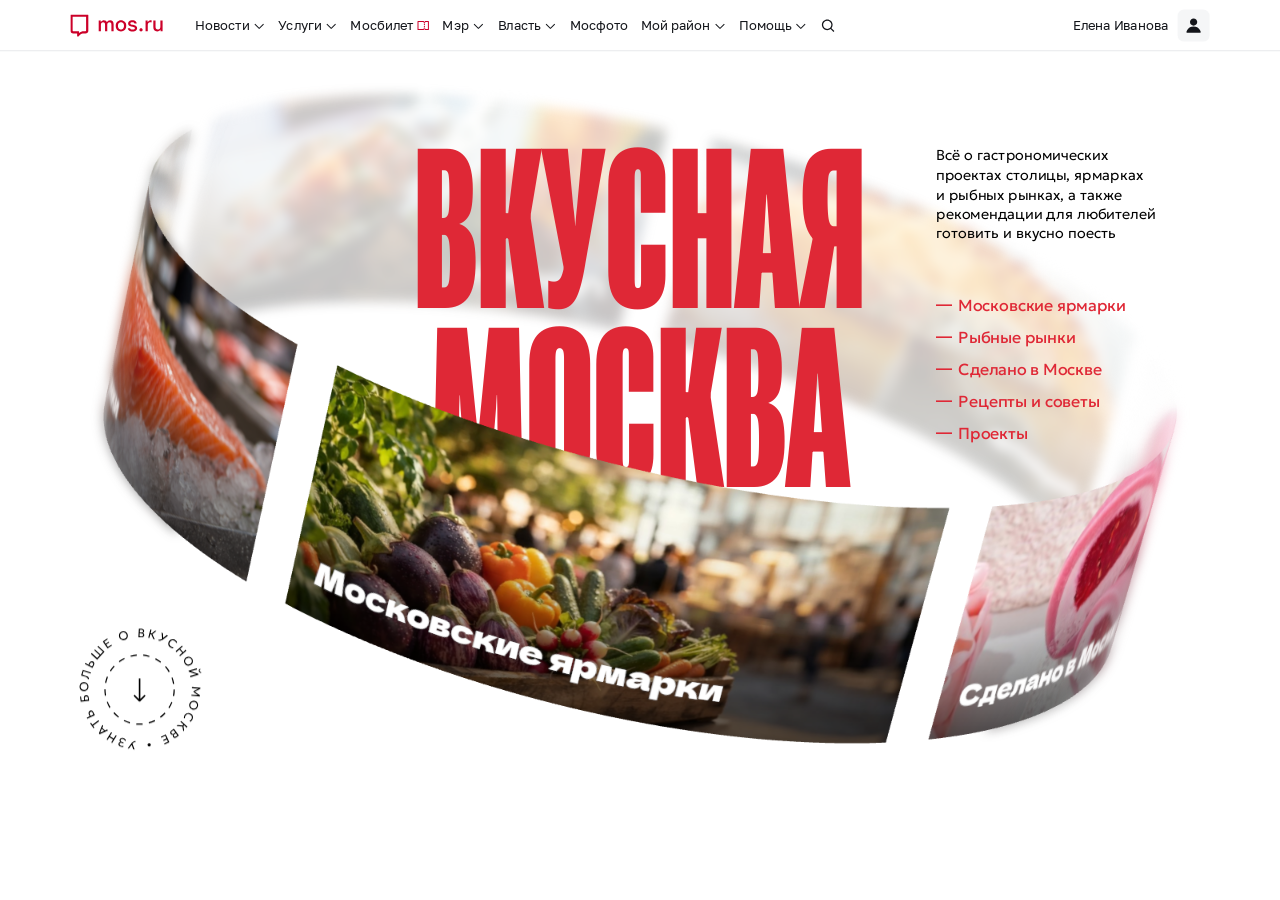
<file: mos-carousel/index.html>
<!doctype html>
<html lang="ru"><head><meta charset="utf-8"><meta name="viewport" content="width=device-width, initial-scale=1"><title>Вкусная Москва — карусель</title><link rel="icon" href="data:,"><link rel="stylesheet" href="styles.css?v=13"><link rel="preload" href="assets/fonts/roboto-flex.ttf" as="font" type="font/ttf" crossorigin><script type="module" src="carousel.js?v=13"></script></head>
<body><div class="artboard">    <header class="mos-header" aria-label="Портал mos.ru">
      <div class="mos-logo"><img src="assets/mos-logo.svg" width="116" height="28" alt="mos.ru"></div>
      <nav class="mos-nav" aria-label="Разделы портала">
        <span>Новости<img src="assets/chevron-down.svg" width="16" height="16" alt=""></span>
        <span>Услуги<img src="assets/chevron-down.svg" width="16" height="16" alt=""></span>
        <span>Мосбилет<img src="assets/ticket.svg" width="16" height="16" alt=""></span>
        <span>Мэр<img src="assets/chevron-down.svg" width="16" height="16" alt=""></span>
        <span>Власть<img src="assets/chevron-down.svg" width="16" height="16" alt=""></span>
        <span>Мосфото</span>
        <span>Мой район<img src="assets/chevron-down.svg" width="16" height="16" alt=""></span>
        <span>Помощь<img src="assets/chevron-down.svg" width="16" height="16" alt=""></span>
        <span class="search"><img src="assets/search.svg" width="20" height="20" alt="Поиск"></span>
      </nav>
      <div class="mos-profile"><span>Елена Иванова</span><span class="profile-icon"><img src="assets/person.svg" width="20" height="20" alt="Личный кабинет"></span></div>
    </header>

<main class="hero" aria-labelledby="title">
<div class="hero-content">
<div class="rear-scene" aria-hidden="true"></div>
<h1 id="title">Вкусная<br>Москва</h1>
<p class="intro">Всё о гастрономических проектах столицы, ярмарках и рыбных рынках, а также рекомендации для любителей готовить и вкусно поесть</p>
<div class="front-scene" role="group" tabindex="0" aria-label="Карусель: Проекты, Рыбные рынки, Московские ярмарки, Сделано в Москве, Рецепты. Перетаскивай мышью или используй стрелки клавиатуры."></div>
<nav class="anchor-nav" aria-label="Разделы Вкусной Москвы">
  <button class="anchor-nav-item" type="button"><span>Московские ярмарки</span></button>
  <button class="anchor-nav-item" type="button"><span>Рыбные рынки</span></button>
  <button class="anchor-nav-item" type="button"><span>Сделано в Москве</span></button>
  <button class="anchor-nav-item" type="button"><span>Рецепты и советы</span></button>
  <button class="anchor-nav-item" type="button"><span>Проекты</span></button>
</nav>
<button class="scroll-cue" type="button" aria-label="Узнать больше о Вкусной Москве">
<svg width="170" height="170" viewBox="0 0 170 170" fill="none" aria-hidden="true" xmlns="http://www.w3.org/2000/svg">
<g class="scroll-cue-text">
<path d="M79.2032 149.582L79.5755 150.985C78.9975 151.032 78.4576 151.157 77.9559 151.36C77.4493 151.562 76.9653 151.858 76.5041 152.248C76.0429 152.638 75.5969 153.135 75.1661 153.741L71.2341 159.196L69.6082 158.922L73.8667 153.175C74.3133 152.567 74.7506 152.045 75.1786 151.608C75.6016 151.171 76.0274 150.809 76.4559 150.521C76.8786 150.238 77.3162 150.019 77.7687 149.864C78.2203 149.714 78.6985 149.62 79.2032 149.582ZM75.5103 152.658L78.2998 160.387L76.5765 160.096L74.3591 153.774L75.5103 152.658ZM64.5087 146.333C65.235 146.604 65.8633 146.949 66.3937 147.368C66.924 147.787 67.3427 148.259 67.6498 148.784L66.5675 149.622C66.3472 149.183 66.0253 148.785 65.6018 148.427C65.1783 148.069 64.6912 147.788 64.1406 147.583C63.6279 147.392 63.1567 147.3 62.7268 147.307C62.2952 147.32 61.927 147.423 61.6221 147.617C61.3172 147.812 61.0943 148.091 60.9534 148.455C60.7376 149.034 60.7616 149.543 61.0252 149.982C61.284 150.419 61.8098 150.785 62.6025 151.08L64.5322 151.799L64.1157 152.917L62.2929 152.238C61.8657 152.079 61.4707 152.007 61.1079 152.023C60.7403 152.038 60.4251 152.137 60.1623 152.32C59.8929 152.506 59.6937 152.772 59.5646 153.119C59.439 153.456 59.4184 153.773 59.5026 154.069C59.5851 154.37 59.768 154.641 60.0513 154.881C60.3281 155.125 60.6944 155.332 61.1501 155.501C61.6343 155.682 62.1207 155.777 62.6092 155.786C63.0978 155.795 63.5565 155.717 63.9854 155.552L64.2789 156.789C63.7345 157.002 63.1412 157.1 62.4991 157.082C61.8552 157.07 61.2057 156.941 60.5506 156.697C59.8576 156.439 59.2993 156.109 58.8757 155.708C58.4456 155.31 58.1695 154.861 58.0474 154.362C57.9189 153.865 57.9563 153.344 58.1597 152.798C58.2799 152.475 58.4749 152.191 58.7448 151.946C59.0146 151.7 59.3153 151.51 59.6471 151.374C59.974 151.236 60.2875 151.164 60.5875 151.157C60.094 150.784 59.7435 150.31 59.5359 149.735C59.3283 149.16 59.3516 148.539 59.6056 147.872C59.812 147.332 60.1573 146.899 60.6415 146.571C61.1258 146.243 61.7032 146.05 62.3736 145.992C63.0375 145.937 63.7492 146.05 64.5087 146.333ZM55.888 143.174L50.239 152.188L49.0286 151.43L51.3245 147.766L46.6888 144.861L44.3929 148.524L43.1824 147.766L48.8314 138.752L50.0418 139.51L47.3868 143.747L52.0225 146.652L54.6776 142.416L55.888 143.174ZM44.9993 136.432L34.6258 141.236L33.554 140.213L37.777 129.538L38.9423 130.65L37.8648 133.308L41.2945 136.582L43.8671 135.351L44.9993 136.432ZM40.1428 137.206L37.3067 134.498L35.3371 139.467L40.1428 137.206ZM33.8824 125.064L26.3258 130.525L28.1104 132.994L27.045 133.764L22.639 127.667L23.7044 126.897L25.4891 129.367L33.0457 123.906L33.8824 125.064ZM28.5826 117.437L18.9672 121.988L18.3562 120.697L22.2092 118.873L21.2308 116.806C20.9145 116.137 20.7494 115.493 20.7356 114.871C20.7197 114.246 20.861 113.686 21.1595 113.191C21.4512 112.695 21.8992 112.303 22.5036 112.017C22.9661 111.798 23.4116 111.68 23.8403 111.662C24.2689 111.644 24.6773 111.726 25.0654 111.906C25.4467 112.084 25.8 112.357 26.1251 112.724C26.4503 113.092 26.744 113.552 27.0062 114.106L28.5826 117.437ZM26.8383 116.683L25.8534 114.601C25.5349 113.928 25.147 113.476 24.6898 113.244C24.2304 113.007 23.7145 113.025 23.1422 113.295C22.5836 113.56 22.2385 113.956 22.107 114.483C21.9733 115.006 22.0593 115.59 22.3648 116.236L23.3561 118.33L26.8383 116.683ZM21.4974 99.2725L10.9634 100.755L10.057 94.3141L11.3211 94.1362L12.0284 99.1624L15.1811 98.7188L14.8963 96.6948C14.7396 95.5812 14.8744 94.6491 15.3008 93.8985C15.7214 93.1436 16.4309 92.6959 17.4291 92.5554C18.0862 92.4629 18.6638 92.5326 19.1619 92.7643C19.6543 92.9917 20.0601 93.3668 20.3792 93.8897C20.6926 94.4083 20.9048 95.0614 21.0156 95.849L21.4974 99.2725ZM20.1396 98.021L19.86 96.0346C19.7563 95.2972 19.516 94.753 19.1392 94.4019C18.7624 94.0508 18.268 93.9183 17.656 94.0044C17.0691 94.087 16.6309 94.3533 16.3412 94.8033C16.0459 95.249 15.9472 95.8205 16.0454 96.5177L16.3323 98.5568L20.1396 98.021ZM20.541 82.1921C20.4843 82.9854 20.2928 83.7106 19.9664 84.3678C19.6354 85.0196 19.2017 85.5802 18.6654 86.0497C18.1294 86.5142 17.5155 86.8613 16.8236 87.0911C16.1317 87.321 15.3942 87.4079 14.611 87.3519C13.8228 87.2955 13.1026 87.1044 12.4505 86.7784C11.7984 86.4524 11.2401 86.0215 10.7756 85.4855C10.3115 84.9444 9.96459 84.328 9.73475 83.6361C9.50527 82.9392 9.4189 82.1941 9.47563 81.4008C9.532 80.6126 9.72569 79.8926 10.0567 79.2408C10.3877 78.589 10.8239 78.0286 11.3653 77.5594C11.9067 77.0903 12.5234 76.7408 13.2152 76.511C13.9024 76.2757 14.6326 76.1858 15.4056 76.241C16.1888 76.297 16.9062 76.4906 17.558 76.8216C18.2102 77.1475 18.7683 77.581 19.2323 78.1221C19.6964 78.6631 20.0459 79.2797 20.2808 79.972C20.5106 80.6639 20.5974 81.4039 20.541 82.1921ZM19.1844 82.0951C19.2252 81.5242 19.1646 80.9866 19.0026 80.4824C18.841 79.9731 18.5914 79.5211 18.254 79.1262C17.9115 78.731 17.49 78.4114 16.9895 78.1673C16.4893 77.9183 15.9259 77.7713 15.2994 77.7265C14.4556 77.6662 13.7074 77.7955 13.0549 78.1145C12.4027 78.4284 11.8827 78.8813 11.4951 79.4732C11.1024 80.0647 10.8789 80.7394 10.8247 81.4973C10.7839 82.0682 10.8468 82.6085 11.0135 83.1181C11.1755 83.6223 11.4276 84.0746 11.7697 84.4748C12.1071 84.8697 12.5261 85.1891 13.0266 85.4332C13.5221 85.6768 14.0857 85.8212 14.7173 85.8664C15.556 85.9264 16.3015 85.7994 16.9537 85.4855C17.6062 85.1665 18.1288 84.7112 18.5216 84.1198C18.9092 83.5279 19.1302 82.853 19.1844 82.0951ZM21.2623 72.4346L19.8368 72.6055C19.8335 72.2499 19.7921 71.9329 19.7124 71.6547C19.6279 71.3749 19.4814 71.1161 19.273 70.8782C19.0646 70.6403 18.7636 70.4113 18.3698 70.1912C17.976 69.9712 17.4651 69.7447 16.837 69.5118C16.2104 69.274 15.439 69.0162 14.5228 68.7382L11.3817 67.7852L13.4841 60.8558L23.6636 63.9443L23.2489 65.3113L14.3272 62.6045L13.0411 66.8435L14.888 67.4038C15.9447 67.7245 16.844 68.0317 17.5859 68.3256C18.3279 68.6196 18.9368 68.9155 19.4129 69.2134C19.8904 69.5065 20.2625 69.8153 20.5293 70.1397C20.7976 70.4594 20.9858 70.8076 21.0937 71.1844C21.2017 71.5613 21.2579 71.978 21.2623 72.4346ZM25.4809 58.5725L16.1431 53.4768L16.8273 52.2229L20.5692 54.2648L21.6647 52.2572C22.019 51.608 22.4432 51.095 22.9373 50.7183C23.4338 50.3372 23.9697 50.1218 24.545 50.0722C25.1183 50.0157 25.6984 50.1476 26.2854 50.4679C26.7345 50.713 27.0924 51.0035 27.3592 51.3395C27.6259 51.6755 27.8005 52.0536 27.8829 52.4736C27.9633 52.8868 27.9506 53.3329 27.845 53.812C27.7394 54.291 27.5398 54.7996 27.2462 55.3376L25.4809 58.5725ZM25.0647 56.718L26.1675 54.697C26.5242 54.0434 26.6618 53.4635 26.5802 52.9573C26.5011 52.4467 26.1836 52.0397 25.6278 51.7364C25.0853 51.4404 24.5622 51.3944 24.0584 51.5984C23.557 51.7981 23.1353 52.2114 22.7932 52.8383L21.683 54.8726L25.0647 56.718ZM31.4603 48.0059L23.6002 40.8379L24.5627 39.7824L31.4516 46.0646L34.585 42.6286L27.6962 36.3464L28.6587 35.2909L35.5476 41.5731L38.6708 38.1483L31.7819 31.8661L32.7445 30.8106L40.6046 37.9786L31.4603 48.0059ZM44.4162 34.076L38.4576 25.2637L43.9841 21.5268L44.6992 22.5843L40.356 25.521L42.1308 28.1458L45.9138 25.5879L46.599 26.6013L42.8161 29.1592L44.8803 32.2121L49.2613 29.2498L49.9805 30.3135L44.4162 34.076ZM65.7209 23.4096C64.955 23.6239 64.2077 23.6884 63.4789 23.603C62.7537 23.5113 62.0796 23.2923 61.4566 22.9459C60.8386 22.5981 60.3046 22.1373 59.8547 21.5636C59.4049 20.9898 59.0742 20.3249 58.8626 19.5688C58.6496 18.8078 58.5866 18.0654 58.6733 17.3415C58.7601 16.6176 58.9773 15.9466 59.3251 15.3285C59.6778 14.7091 60.141 14.1745 60.7148 13.7246C61.2934 13.2734 61.9656 12.9406 62.7315 12.7263C63.4925 12.5134 64.2356 12.4527 64.9608 12.5443C65.6861 12.636 66.3609 12.8575 66.9852 13.2088C67.6095 13.5601 68.1466 14.0226 68.5964 14.5963C69.0498 15.1638 69.3809 15.8207 69.5898 16.5671C69.8013 17.3232 69.8613 18.0639 69.7697 18.7892C69.6829 19.513 69.4632 20.1847 69.1105 20.8041C68.7579 21.4236 68.2953 21.9607 67.723 22.4154C67.1492 22.8652 66.4819 23.1966 65.7209 23.4096ZM65.3544 22.0998C65.9056 21.9455 66.3912 21.7071 66.8112 21.3844C67.236 21.0604 67.5773 20.673 67.8351 20.2221C68.0916 19.7663 68.2502 19.2617 68.311 18.7081C68.3766 18.1532 68.3248 17.5733 68.1556 16.9684C67.9276 16.1538 67.5534 15.4931 67.0329 14.9865C66.5173 14.4785 65.9155 14.1419 65.2275 13.9768C64.5382 13.8067 63.8277 13.824 63.0959 14.0288C62.5447 14.183 62.0573 14.4246 61.6339 14.7535C61.2139 15.0762 60.8733 15.4661 60.612 15.9232C60.3541 16.3741 60.1948 16.8763 60.1341 17.4298C60.0719 17.9785 60.1262 18.5577 60.2968 19.1675C60.5234 19.9773 60.8945 20.6361 61.4101 21.1441C61.9306 21.6507 62.5355 21.9891 63.2248 22.1591C63.9128 22.3243 64.6226 22.3045 65.3544 22.0998ZM82.9662 19.9324L83.4977 9.30798L86.9885 9.48261C87.9852 9.53246 88.7808 9.8005 89.3752 10.2867C89.975 10.7681 90.2529 11.449 90.2088 12.3293C90.1919 12.6682 90.0921 12.9904 89.9094 13.2957C89.727 13.596 89.4985 13.8559 89.2238 14.0755C88.9541 14.2953 88.6777 14.4463 88.3947 14.5285C88.9679 14.7296 89.44 15.0753 89.8111 15.5656C90.1872 16.0561 90.3579 16.6504 90.3229 17.3486C90.2943 17.9203 90.1248 18.419 89.8144 18.8447C89.5091 19.2707 89.0844 19.5994 88.5402 19.8309C88.0014 20.0575 87.3703 20.1527 86.6468 20.1165L82.9662 19.9324ZM84.4514 18.8351L86.4472 18.935C87.2314 18.9742 87.8208 18.8515 88.2155 18.5669C88.6152 18.2826 88.8307 17.8268 88.8621 17.1994C88.8927 16.5873 88.7212 16.1121 88.3476 15.7738C87.9793 15.4308 87.3853 15.2388 86.5657 15.1978L84.6381 15.1014L84.4514 18.8351ZM84.6943 13.9782L86.5232 14.0697C86.9634 14.0917 87.3514 14.0401 87.6874 13.9149C88.0233 13.7897 88.2864 13.6 88.4766 13.3458C88.6722 13.0867 88.7793 12.77 88.7981 12.3956C88.8249 11.8594 88.6531 11.4399 88.2828 11.1374C87.9175 10.8351 87.3807 10.6662 86.6724 10.6308L84.8663 10.5405L84.6943 13.9782ZM101.724 22.3378L98.8508 15.7859L103.817 11.8954L105.512 12.3217L100.542 16.1957L103.514 22.7882L101.724 22.3378ZM95.3201 20.7271L97.915 10.4108L99.3003 10.7592L98.2457 14.9521L100.147 15.4303L99.8262 16.7051L97.925 16.2269L96.7054 21.0756L95.3201 20.7271ZM108.186 24.3484L108.211 22.8966C108.78 23.0099 109.333 23.0375 109.871 22.9792C110.414 22.9231 110.96 22.7707 111.511 22.5218C112.061 22.273 112.626 21.9162 113.206 21.4515L118.479 17.2785L119.969 17.9864L114.301 22.3508C113.705 22.8136 113.142 23.1964 112.611 23.4992C112.084 23.8042 111.576 24.0364 111.085 24.1957C110.601 24.3526 110.12 24.4437 109.643 24.469C109.167 24.4898 108.682 24.4496 108.186 24.3484ZM112.579 22.3986L112.008 14.2019L113.587 14.9523L113.991 21.6399L112.579 22.3986ZM122.653 32.5187C121.77 31.8631 121.134 31.1061 120.743 30.2477C120.359 29.3882 120.232 28.4891 120.362 27.5504C120.498 26.6106 120.899 25.6935 121.563 24.799C122.044 24.1525 122.593 23.6389 123.21 23.2582C123.83 22.8735 124.486 22.6285 125.176 22.5231C125.867 22.4177 126.562 22.4546 127.262 22.6338C127.966 22.8161 128.637 23.1444 129.275 23.6187C129.905 24.087 130.397 24.5757 130.751 25.0847C131.108 25.5897 131.35 26.1134 131.477 26.6559L130.169 27.1419C130.077 26.6885 129.893 26.2648 129.618 25.8709C129.343 25.477 128.984 25.1154 128.54 24.7861C128.04 24.4145 127.529 24.1549 127.008 24.0072C126.487 23.8596 125.973 23.8249 125.467 23.9032C124.967 23.9804 124.488 24.1669 124.028 24.4628C123.569 24.7586 123.149 25.1627 122.768 25.675C122.242 26.3825 121.93 27.0875 121.831 27.79C121.735 28.4956 121.842 29.1678 122.15 29.8068C122.46 30.4416 122.959 31.0143 123.647 31.5249C124.09 31.8543 124.563 32.1049 125.066 32.2769C125.577 32.4479 126.122 32.5159 126.704 32.4809L126.515 33.8555C125.852 33.8737 125.198 33.7727 124.554 33.5527C123.917 33.3317 123.283 32.987 122.653 32.5187ZM129.55 37.586L137.541 30.5638L138.484 31.6369L135.236 34.4909L138.848 38.6004L142.096 35.7464L143.038 36.8194L135.048 43.8415L134.105 42.7685L137.86 39.4681L134.249 35.3586L130.493 38.659L129.55 37.586ZM140.723 52.5675C140.344 51.8684 140.115 51.1541 140.036 50.4246C139.964 49.6971 140.028 48.9912 140.227 48.3068C140.429 47.6269 140.76 47.0039 141.219 46.4379C141.679 45.8718 142.253 45.4016 142.944 45.0273C143.638 44.6506 144.348 44.4241 145.073 44.3479C145.798 44.2716 146.501 44.3344 147.181 44.5361C147.863 44.7424 148.487 45.0752 149.053 45.5346C149.622 45.9985 150.096 46.58 150.475 47.2791C150.851 47.9738 151.076 48.6849 151.147 49.4123C151.219 50.1398 151.153 50.8469 150.949 51.5337C150.746 52.2205 150.414 52.8469 149.955 53.413C149.502 53.9811 148.935 54.4499 148.254 54.8194C147.564 55.1937 146.855 55.4167 146.127 55.4885C145.402 55.5648 144.699 55.4998 144.016 55.2936C143.334 55.0873 142.707 54.7557 142.137 54.2987C141.571 53.8392 141.099 53.2622 140.723 52.5675ZM141.918 51.9192C142.191 52.4224 142.532 52.8428 142.94 53.1806C143.35 53.5228 143.803 53.7695 144.3 53.9207C144.802 54.0695 145.329 54.112 145.882 54.0483C146.438 53.989 146.992 53.8096 147.544 53.5102C148.287 53.1069 148.848 52.5953 149.227 51.9752C149.607 51.3596 149.802 50.6981 149.81 49.9906C149.823 49.2808 149.648 48.5918 149.286 47.9239C149.013 47.4207 148.669 46.9992 148.254 46.6594C147.846 46.3217 147.391 46.0762 146.887 45.9229C146.39 45.7717 145.865 45.728 145.312 45.7917C144.763 45.853 144.21 46.0346 143.654 46.3365C142.914 46.7373 142.354 47.2456 141.974 47.8611C141.595 48.4812 141.4 49.1462 141.387 49.856C141.379 50.5635 141.556 51.2512 141.918 51.9192ZM145.738 61.7263L155.99 58.8876L156.369 60.257L148.417 62.459L157.88 65.7125L158.241 67.016L147.989 69.8547L147.61 68.4853L155.614 66.2691L146.095 63.0151L145.738 61.7263ZM158.434 62.5868C158.289 62.0644 158.274 61.5745 158.389 61.1168C158.504 60.6592 158.725 60.2696 159.051 59.948C159.382 59.6251 159.801 59.4013 160.308 59.2767L160.627 60.4264C160.143 60.5394 159.788 60.7689 159.564 61.115C159.344 61.4597 159.297 61.8591 159.422 62.3131C159.548 62.7671 159.793 63.0829 160.158 63.2606C160.528 63.4417 160.95 63.4539 161.421 63.297L161.742 64.454C161.247 64.6016 160.773 64.6197 160.322 64.5081C159.872 64.4015 159.48 64.1815 159.146 63.8483C158.812 63.515 158.574 63.0945 158.434 62.5868ZM149.964 82.3283L160.574 83.1071L160.472 84.4939L152.986 88.3937L153.026 87.8481L159.873 92.6478L159.774 93.9967L149.165 93.2178L149.267 91.8235L157.935 92.4751L157.824 92.7488L151.911 88.5053L151.992 87.4065L158.464 84.0265L158.539 84.253L149.869 83.6317L149.964 82.3283ZM146.825 103.218C147.074 102.463 147.437 101.806 147.915 101.249C148.395 100.698 148.953 100.261 149.588 99.937C150.221 99.618 150.902 99.4318 151.629 99.3784C152.356 99.325 153.092 99.4214 153.838 99.6675C154.588 99.9152 155.239 100.277 155.792 100.753C156.344 101.228 156.78 101.783 157.099 102.416C157.417 103.055 157.602 103.737 157.655 104.464C157.707 105.196 157.608 105.94 157.359 106.695C157.111 107.445 156.747 108.096 156.267 108.647C155.786 109.198 155.226 109.634 154.586 109.957C153.946 110.279 153.263 110.467 152.536 110.52C151.812 110.58 151.082 110.488 150.346 110.245C149.6 109.999 148.952 109.636 148.401 109.155C147.849 108.68 147.414 108.123 147.097 107.484C146.779 106.846 146.591 106.163 146.533 105.434C146.48 104.707 146.577 103.968 146.825 103.218ZM148.116 103.644C147.937 104.188 147.864 104.724 147.897 105.252C147.929 105.786 148.061 106.285 148.291 106.75C148.526 107.218 148.857 107.631 149.282 107.99C149.706 108.354 150.216 108.634 150.813 108.831C151.616 109.096 152.373 109.154 153.084 109.005C153.793 108.86 154.408 108.548 154.929 108.069C155.455 107.592 155.837 106.993 156.075 106.271C156.254 105.728 156.326 105.188 156.289 104.653C156.255 104.125 156.122 103.625 155.888 103.153C155.657 102.687 155.329 102.275 154.904 101.916C154.483 101.558 153.972 101.28 153.371 101.082C152.572 100.818 151.818 100.759 151.109 100.903C150.398 101.053 149.78 101.366 149.255 101.843C148.734 102.322 148.354 102.923 148.116 103.644ZM140.863 117.328C141.429 116.385 142.119 115.677 142.935 115.204C143.753 114.738 144.635 114.523 145.582 114.56C146.531 114.604 147.483 114.912 148.438 115.486C149.129 115.901 149.694 116.397 150.133 116.973C150.577 117.553 150.885 118.181 151.058 118.858C151.231 119.535 151.262 120.23 151.152 120.944C151.04 121.663 150.779 122.363 150.37 123.045C149.966 123.718 149.528 124.256 149.056 124.658C148.588 125.062 148.091 125.354 147.563 125.534L146.951 124.28C147.394 124.144 147.797 123.92 148.162 123.607C148.527 123.294 148.852 122.901 149.136 122.428C149.457 121.894 149.665 121.36 149.761 120.827C149.856 120.293 149.84 119.779 149.713 119.282C149.587 118.793 149.354 118.335 149.015 117.906C148.675 117.478 148.232 117.099 147.685 116.771C146.929 116.317 146.197 116.075 145.488 116.046C144.776 116.02 144.118 116.192 143.512 116.561C142.911 116.933 142.39 117.485 141.949 118.219C141.665 118.693 141.462 119.188 141.34 119.706C141.22 120.231 141.206 120.781 141.298 121.356L139.912 121.303C139.828 120.645 139.865 119.984 140.02 119.321C140.178 118.665 140.459 118.001 140.863 117.328ZM132 129.561L139.127 130.182L140.16 136.406L138.974 137.689L137.957 131.469L130.747 130.917L132 129.561ZM136.484 124.714L144.293 131.938L143.323 132.986L140.149 130.051L138.818 131.49L137.853 130.597L139.184 129.158L135.514 125.763L136.484 124.714ZM127.364 134.315L133.623 142.916L130.797 144.972C129.991 145.56 129.203 145.851 128.435 145.846C127.666 145.848 127.022 145.493 126.504 144.78C126.304 144.506 126.179 144.192 126.13 143.84C126.083 143.492 126.097 143.146 126.173 142.803C126.245 142.462 126.365 142.171 126.534 141.929C125.962 142.133 125.377 142.16 124.78 142.012C124.18 141.867 123.673 141.511 123.262 140.946C122.925 140.483 122.744 139.989 122.718 139.463C122.688 138.939 122.812 138.417 123.09 137.895C123.367 137.38 123.798 136.91 124.384 136.483L127.364 134.315ZM126.897 136.101L125.281 137.277C124.647 137.739 124.265 138.205 124.137 138.674C124.004 139.147 124.123 139.637 124.493 140.145C124.853 140.64 125.285 140.902 125.788 140.931C126.29 140.966 126.873 140.743 127.537 140.26L129.097 139.124L126.897 136.101ZM129.759 140.033L128.278 141.111C127.922 141.37 127.652 141.654 127.47 141.963C127.287 142.271 127.201 142.584 127.213 142.901C127.224 143.226 127.339 143.539 127.56 143.842C127.876 144.277 128.273 144.495 128.751 144.498C129.225 144.504 129.749 144.298 130.322 143.881L131.784 142.816L129.759 140.033ZM117.219 141.484L121.758 151.104L115.724 153.951L115.179 152.796L119.921 150.559L118.569 147.694L114.439 149.642L113.917 148.536L118.047 146.587L116.475 143.254L111.692 145.511L111.144 144.349L117.219 141.484Z" fill="currentColor"/>
<circle cx="96.4688" cy="154.465" r="2" fill="currentColor"/>
</g>
<g class="scroll-cue-center">
<circle cx="84.4727" cy="85.4648" r="43.2461" stroke="currentColor" stroke-width="1.5" stroke-dasharray="8 8"/>
<path d="M84.4727 71.4648L83.4727 71.4648L83.4727 99.4648L84.4727 99.4648L85.4727 99.4648L85.4727 71.4648L84.4727 71.4648ZM83.7656 100.172C84.1561 100.562 84.7892 100.562 85.1798 100.172L91.5437 93.808C91.9342 93.4175 91.9342 92.7843 91.5437 92.3938C91.1532 92.0033 90.52 92.0033 90.1295 92.3938L84.4727 98.0506L78.8158 92.3938C78.4253 92.0033 77.7921 92.0033 77.4016 92.3938C77.0111 92.7843 77.0111 93.4175 77.4016 93.808L83.7656 100.172Z" fill="currentColor"/>
</g>
</svg>
</button>
<p class="error" hidden>Не удалось запустить 3D-карусель. Открой страницу в браузере с поддержкой WebGL через локальный сервер.</p>
</div></main></div></body></html>
</file>
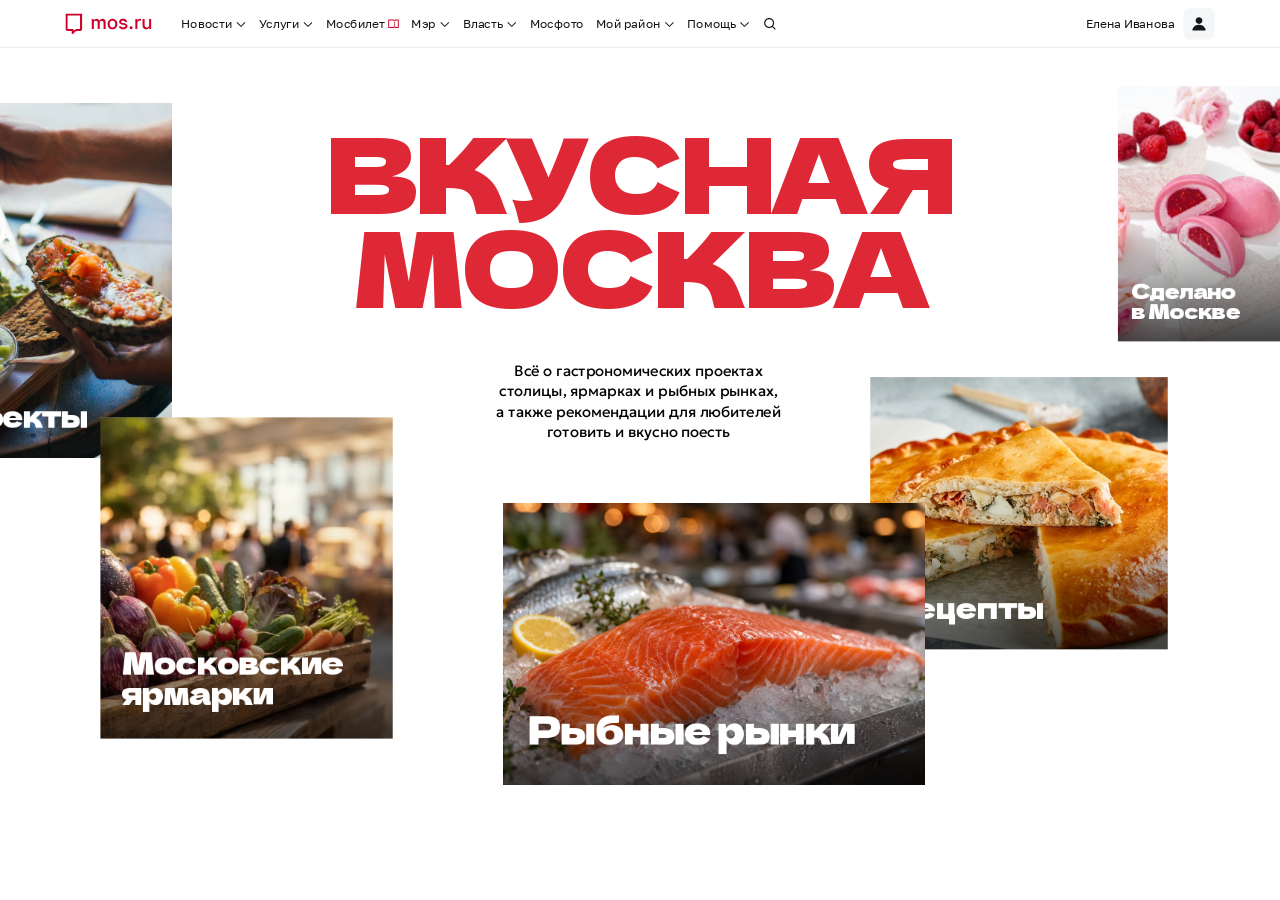
<file: mos-eda/index.html>
<!doctype html>
<html lang="ru">
<head>
  <meta charset="UTF-8">
  <meta name="viewport" content="width=device-width, initial-scale=1">
  <meta name="description" content="Всё о гастрономических проектах столицы, ярмарках и рыбных рынках.">
  <title>Вкусная Москва</title>
  <link rel="icon" href="data:,">
  <link rel="preload" href="assets/fonts/dela-gothic-one.ttf" as="font" type="font/ttf" crossorigin>
  <link rel="preload" href="assets/fonts/geologica.ttf" as="font" type="font/ttf" crossorigin>
  <link rel="preload" href="assets/fonts/golos-text.ttf" as="font" type="font/ttf" crossorigin>
  <link rel="stylesheet" href="styles.css">
  <script src="interaction.js" defer></script>
</head>
<body>
  <div class="artboard">
    <header class="mos-header" aria-label="Портал mos.ru">
      <div class="mos-logo"><img src="assets/mos-logo.svg" width="116" height="28" alt="mos.ru"></div>
      <nav class="mos-nav" aria-label="Разделы портала">
        <span>Новости<img src="assets/chevron-down.svg" width="16" height="16" alt=""></span>
        <span>Услуги<img src="assets/chevron-down.svg" width="16" height="16" alt=""></span>
        <span>Мосбилет<img src="assets/ticket.svg" width="16" height="16" alt=""></span>
        <span>Мэр<img src="assets/chevron-down.svg" width="16" height="16" alt=""></span>
        <span>Власть<img src="assets/chevron-down.svg" width="16" height="16" alt=""></span>
        <span>Мосфото</span>
        <span>Мой район<img src="assets/chevron-down.svg" width="16" height="16" alt=""></span>
        <span>Помощь<img src="assets/chevron-down.svg" width="16" height="16" alt=""></span>
        <span class="search"><img src="assets/search.svg" width="20" height="20" alt="Поиск"></span>
      </nav>
      <div class="mos-profile"><span>Елена Иванова</span><span class="profile-icon"><img src="assets/person.svg" width="20" height="20" alt="Личный кабинет"></span></div>
    </header>

    <main class="hero" aria-labelledby="hero-title">
      <div class="intro">
        <h1 id="hero-title">Вкусная<br>Москва</h1>
        <p>Всё&nbsp;о&nbsp;гастрономических проектах<br>столицы, ярмарках и&nbsp;рыбных рынках,<br>а&nbsp;также рекомендации для&nbsp;любителей<br>готовить и&nbsp;вкусно поесть</p>
      </div>

      <div class="card-scene" aria-label="Гастрономические проекты Москвы">
        <div class="card-wrap card-projects" data-depth-x="1.48" data-depth-y="1">
          <button class="card" type="button" aria-label="Проекты" data-title="Проекты">
            <img class="card-photo" src="assets/projects.png" alt="Приготовление блюда в ресторане" width="2880" height="3600" draggable="false">
            <span class="card-label">Проекты</span>
          </button>
        </div>
        <div class="card-wrap card-made" data-depth-x="1" data-depth-y="1">
          <button class="card" type="button" aria-label="Сделано в Москве" data-title="Сделано в Москве">
            <img class="card-photo" src="assets/made-in-moscow.jpg" alt="Десерты с малиной московского производства" width="985" height="1440" draggable="false">
            <span class="card-label">Сделано<br>в&nbsp;Москве</span>
          </button>
        </div>
        <div class="card-wrap card-recipes" data-depth-x="0.89" data-depth-y="1.22">
          <button class="card" type="button" aria-label="Рецепты" data-title="Рецепты">
            <img class="card-photo" src="assets/recipes.jpg" alt="Пирог с золотистой корочкой" width="1000" height="667" draggable="false">
            <span class="card-label">Рецепты</span>
          </button>
        </div>
        <div class="card-wrap card-fairs" data-depth-x="1" data-depth-y="1">
          <button class="card" type="button" aria-label="Московские ярмарки" data-title="Московские ярмарки">
            <img class="card-photo" src="assets/fairs.jpg" alt="Свежие овощи на московской ярмарке" width="1376" height="768" draggable="false">
            <span class="card-label">Московские<br>ярмарки</span>
          </button>
        </div>
        <div class="card-wrap card-fish" data-depth-x="1" data-depth-y="1">
          <button class="card" type="button" aria-label="Рыбные рынки" data-title="Рыбные рынки">
            <img class="card-photo" src="assets/fish-markets.jpg" alt="Филе лосося на льду" width="2100" height="1400" draggable="false">
            <span class="card-label">Рыбные рынки</span>
          </button>
        </div>
      </div>
    </main>
  </div>
  <div class="hover-title" aria-hidden="true"></div>
  <div class="cursor" aria-hidden="true"><span>Подробнее</span></div>
</body>
</html>
</file>
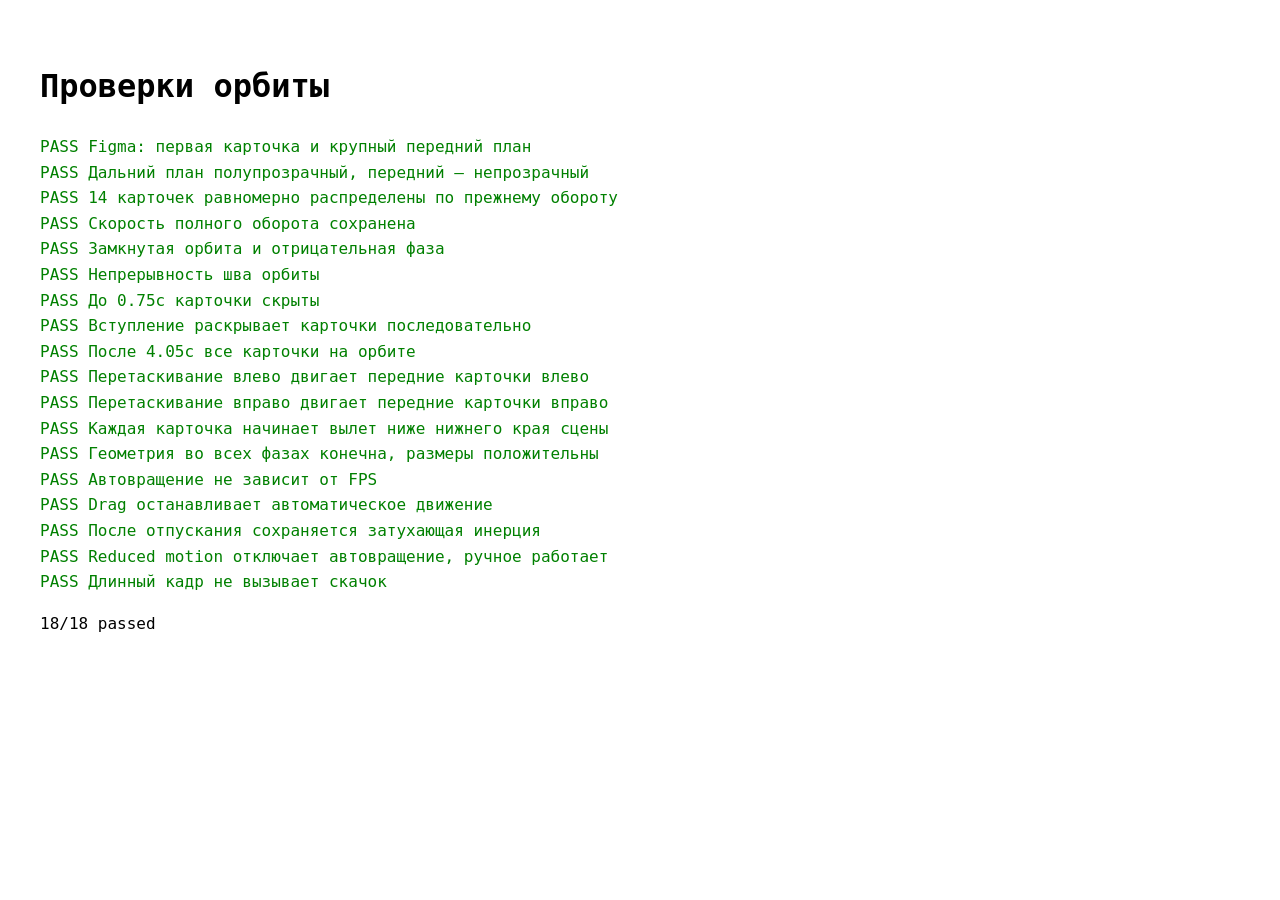
<file: mos-carousel-2/tests/index.html>
<!doctype html><html lang="ru"><meta charset="utf-8"><title>mos-carousel-2 — tests</title>
<style>body{font:16px/1.6 monospace;padding:32px} .pass{color:green}.fail{color:#c00}</style>
<h1>Проверки орбиты</h1><div id="results"></div>
<script type="module">
const out=document.querySelector('#results');let failures=0,total=0;
function test(name,fn){total++;try{fn();out.insertAdjacentHTML('beforeend',`<div class="pass">PASS ${name}</div>`)}catch(e){failures++;out.insertAdjacentHTML('beforeend',`<div class="fail">FAIL ${name}: ${e.message}</div>`)}}
function assert(v,message='assertion failed'){if(!v)throw Error(message)}
function near(a,b,t=1e-6){assert(Math.abs(a-b)<t,`${a} != ${b}`)}
try {
const {sampleOrbit,entrance,OrbitMotion,cardPhase,CARD_COUNT}=await import('../orbit.js?v=7');
test('Figma: первая карточка и крупный передний план',()=>{const a=sampleOrbit(cardPhase(0)),b=sampleOrbit(cardPhase(9));near(a.x,717);near(a.y,238.5);near(a.w,140);near(b.x,684);near(b.y,695);near(b.w,350);assert(a.z<0&&b.z>0)});
test('Дальний план полупрозрачный, передний — непрозрачный',()=>{near(sampleOrbit(cardPhase(1)).a,.3);near(sampleOrbit(cardPhase(0)).a,.2);near(sampleOrbit(cardPhase(9)).a,1)});
test('14 карточек равномерно распределены по прежнему обороту',()=>{assert(CARD_COUNT===14);for(let i=0;i<14;i++)near(cardPhase(i),i*10/14);near(cardPhase(14),10)});
test('Скорость полного оборота сохранена',()=>{const a=new OrbitMotion();for(let i=0;i<600;i++)a.tick(1/60);near(a.phase,4.4/360*10*10)});
test('Замкнутая орбита и отрицательная фаза',()=>{for(const key of ['x','y','w','h','r','z']){near(sampleOrbit(.37)[key],sampleOrbit(10.37)[key]);near(sampleOrbit(-.63)[key],sampleOrbit(9.37)[key])}});
test('Непрерывность шва орбиты',()=>{for(const key of ['x','y','w','h','r','z'])near(sampleOrbit(9.999999)[key],sampleOrbit(.000001)[key],.002)});
test('До 0.75с карточки скрыты',()=>{for(let i=0;i<14;i++)near(entrance(.74,i).opacity,0)});
test('Вступление раскрывает карточки последовательно',()=>{const states=Array.from({length:14},(_,i)=>entrance(1.1,i));assert(states.some(s=>s.opacity>0));assert(states.some(s=>s.opacity===0));assert(states.some(s=>s.expansion>1))});
test('После 4.05с все карточки на орбите',()=>{for(let i=0;i<14;i++){const s=entrance(4.06,i);near(s.opacity,1);near(s.offset,0);near(s.expansion,1);near(s.yOffset,0)}});
test('Перетаскивание влево двигает передние карточки влево',()=>{const a=new OrbitMotion();a.begin(0,0);a.move(-50,100);assert(sampleOrbit(7+a.phase).x<sampleOrbit(7).x)});
test('Перетаскивание вправо двигает передние карточки вправо',()=>{const a=new OrbitMotion();a.begin(0,0);a.move(50,100);assert(sampleOrbit(7+a.phase).x>sampleOrbit(7).x)});
test('Каждая карточка начинает вылет ниже нижнего края сцены',()=>{for(let i=0;i<14;i++){let first;for(let t=.75;t<4.05;t+=.001){const e=entrance(t,i);if(e.opacity>.01){first=e;break}}assert(first);const p=sampleOrbit(cardPhase(i)-first.offset);const top=360+(p.y-360)*first.expansion+(first.yOffset??0)-p.h/2;assert(top>840,`card ${i}: top=${top}`)}});
test('Геометрия во всех фазах конечна, размеры положительны',()=>{for(let p=-20;p<20;p+=.01){const s=sampleOrbit(p);assert(Object.values(s).every(Number.isFinite));assert(s.w>0&&s.h>0&&s.r===0)}});
test('Автовращение не зависит от FPS',()=>{const a=new OrbitMotion(),b=new OrbitMotion();for(let i=0;i<600;i++)a.tick(1/60);for(let i=0;i<1200;i++)b.tick(1/120);near(a.phase,b.phase);assert(a.phase>0)});
test('Drag останавливает автоматическое движение',()=>{const a=new OrbitMotion();a.begin(0,0);a.move(200,100);const p=a.phase;a.tick(.016);near(a.phase,p);assert(p!==0)});
test('После отпускания сохраняется затухающая инерция',()=>{const a=new OrbitMotion();a.begin(0,0);a.move(200,100);a.end(100);const x=sampleOrbit(7+a.phase).x,v=a.velocity;a.tick(.016);assert(sampleOrbit(7+a.phase).x>x&&Math.abs(a.velocity)<Math.abs(v))});
test('Reduced motion отключает автовращение, ручное работает',()=>{const a=new OrbitMotion({reduced:true});a.tick(1/60);near(a.phase,0);a.begin(0,0);a.move(200,100);assert(a.phase!==0)});
test('Длинный кадр не вызывает скачок',()=>{const a=new OrbitMotion();a.tick(60);assert(a.phase<.01)});
}catch(e){test('Модель орбиты доступна',()=>{throw e})}
out.insertAdjacentHTML('beforeend',`<p id="summary">${total-failures}/${total} passed</p>`);
document.title=`${failures?'FAIL':'PASS'} — ${total-failures}/${total}`;
</script></html>
</file>
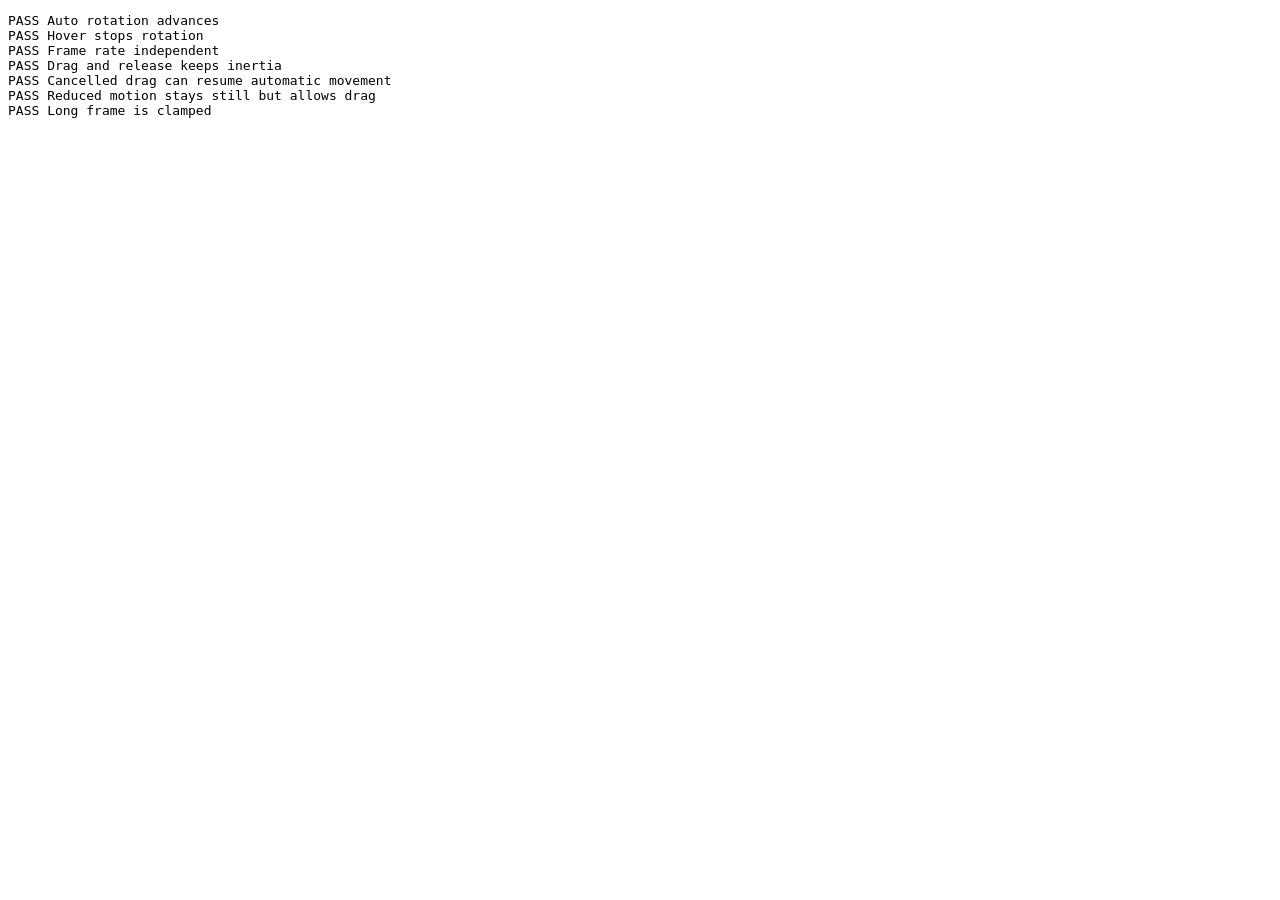
<file: mos-carousel/tests/index.html>
<!doctype html><html lang="ru"><meta charset="utf-8"><title>Carousel motion tests</title>
<pre id="results">Running…</pre><script type="module">
import { CarouselMotion } from '../motion.js?v=4';
const lines = [];
function test(name, run) { try { run(); lines.push('PASS '+name); } catch (e) { lines.push('FAIL '+name+': '+e.message); } }
function assert(condition, message) { if (!condition) throw new Error(message); }
test('Auto rotation advances', () => { const m=new CarouselMotion(); m.tick(.016); assert(m.angle>0, 'angle should advance'); });
test('Hover stops rotation', () => { const m=new CarouselMotion(); m.hovered=true; m.tick(.016); assert(m.angle===0, 'angle changed while hovered'); });
test('Frame rate independent', () => { const a=new CarouselMotion(),b=new CarouselMotion(); for(let i=0;i<60;i++)a.tick(1/60); for(let i=0;i<120;i++)b.tick(1/120); assert(Math.abs(a.angle-b.angle)<.0001,'rotation depends on frame rate'); });
test('Drag and release keeps inertia', () => {const m=new CarouselMotion(); m.begin(0,0); m.move(160,100); const before=m.angle; m.end(); m.tick(.016); assert(before>0 && m.angle>before && !m.dragging,'drag or inertia missing'); });
test('Cancelled drag can resume automatic movement', () => {const m=new CarouselMotion();m.begin(0,0);m.end();m.tick(.016);assert(!m.dragging && m.angle>0,'drag stuck');});
test('Reduced motion stays still but allows drag', () => {const m=new CarouselMotion({reduced:true});m.tick(.016);assert(m.angle===0,'auto rotation must stop');m.begin(0,0);m.move(100,100);assert(m.angle>0,'manual rotation must work');});
test('Long frame is clamped', () => {const m=new CarouselMotion();m.tick(100);assert(m.angle>0 && m.angle<.02,'large frame caused jump');});
document.getElementById('results').textContent=lines.join('\n');
document.title=lines.some(l=>l.startsWith('FAIL'))?'FAIL — motion tests':'PASS — motion tests';
</script></html>
</file>
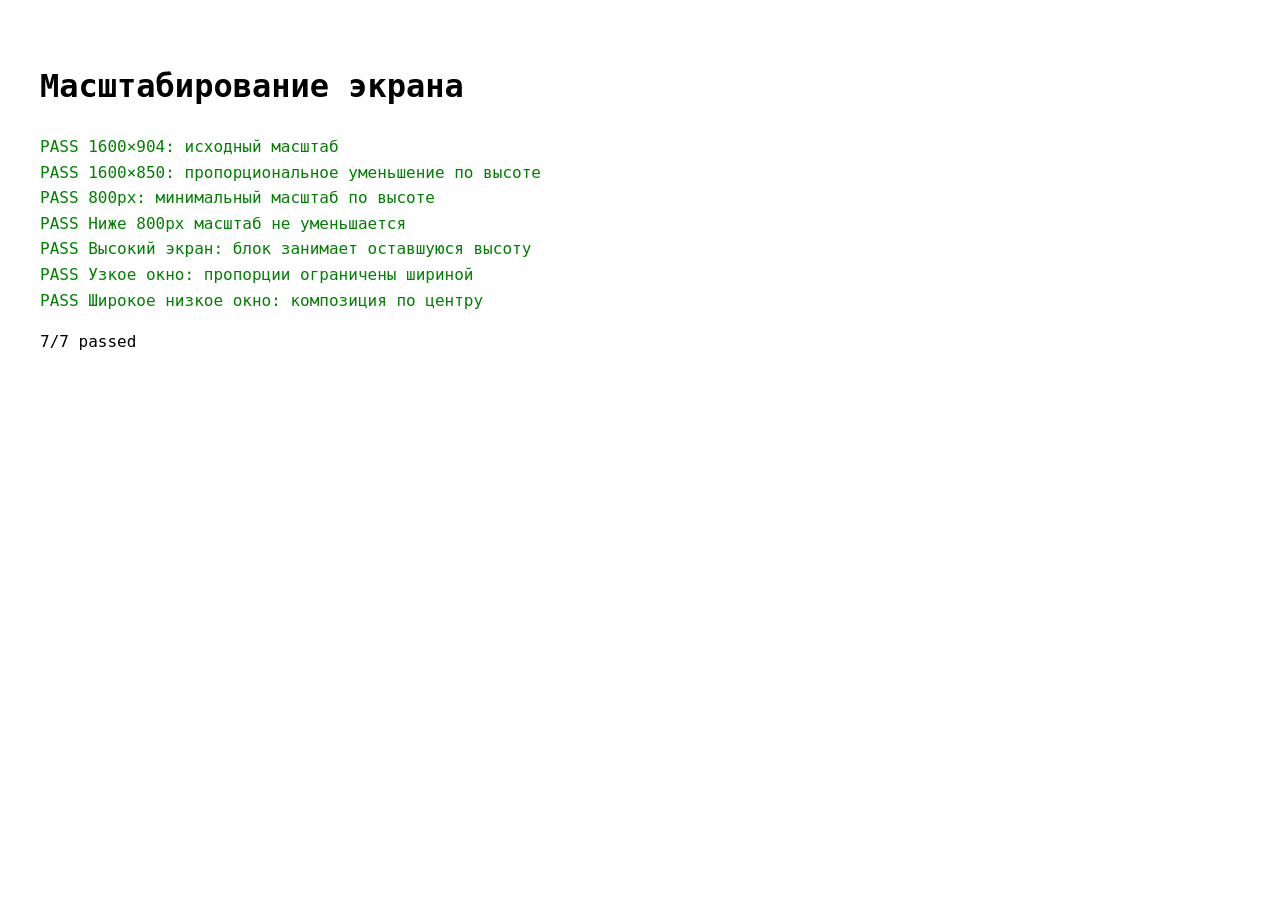
<file: mos-carousel-2/tests/layout.html>
<!doctype html><html lang="ru"><meta charset="utf-8"><title>Layout — running</title>
<style>body{font:16px/1.6 monospace;padding:32px}.pass{color:green}.fail{color:#c00}</style>
<h1>Масштабирование экрана</h1><div id="results"></div>
<script type="module">
let total=0,failures=0;const out=document.querySelector('#results');
const assert=v=>{if(!v)throw Error('assertion failed')};
const near=(a,b)=>assert(Math.abs(a-b)<.001);
function test(name,fn){total++;try{fn();out.insertAdjacentHTML('beforeend',`<div class="pass">PASS ${name}</div>`)}catch(e){failures++;out.insertAdjacentHTML('beforeend',`<div class="fail">FAIL ${name}: ${e.message}</div>`)}}
try{
const {screenLayout}=await import('../layout.js?v=8');
test('1600×904: исходный масштаб',()=>{const p=screenLayout(1600,904);near(p.scale,1);near(p.left,0);near(p.height,840);near(p.pageHeight,904)});
test('1600×850: пропорциональное уменьшение по высоте',()=>{const p=screenLayout(1600,850);near(p.scale,(850-64)/840);near(p.height*p.scale+64,850);near(p.left*2+1600*p.scale,1600)});
test('800px: минимальный масштаб по высоте',()=>{const p=screenLayout(1600,800);near(p.scale,736/840);near(p.pageHeight,800)});
test('Ниже 800px масштаб не уменьшается',()=>{for(const h of [799,700,600,400]){const p=screenLayout(1600,h);near(p.scale,screenLayout(1600,800).scale);near(p.pageHeight,800)}});
test('Высокий экран: блок занимает оставшуюся высоту',()=>{const p=screenLayout(1600,1200);near(p.scale,1);near(p.height,1136)});
test('Узкое окно: пропорции ограничены шириной',()=>{const p=screenLayout(800,1000);near(p.scale,.5);near(p.left,0);near(p.height*p.scale+64,1000)});
test('Широкое низкое окно: композиция по центру',()=>{const p=screenLayout(1920,800);near(p.scale,736/840);near(p.left*2+1600*p.scale,1920)});
}catch(e){test('Модуль масштабирования доступен',()=>{throw e})}
document.title=`${failures?'FAIL':'PASS'} — layout ${total-failures}/${total}`;
out.insertAdjacentHTML('beforeend',`<p>${total-failures}/${total} passed</p>`);
</script></html>
</file>
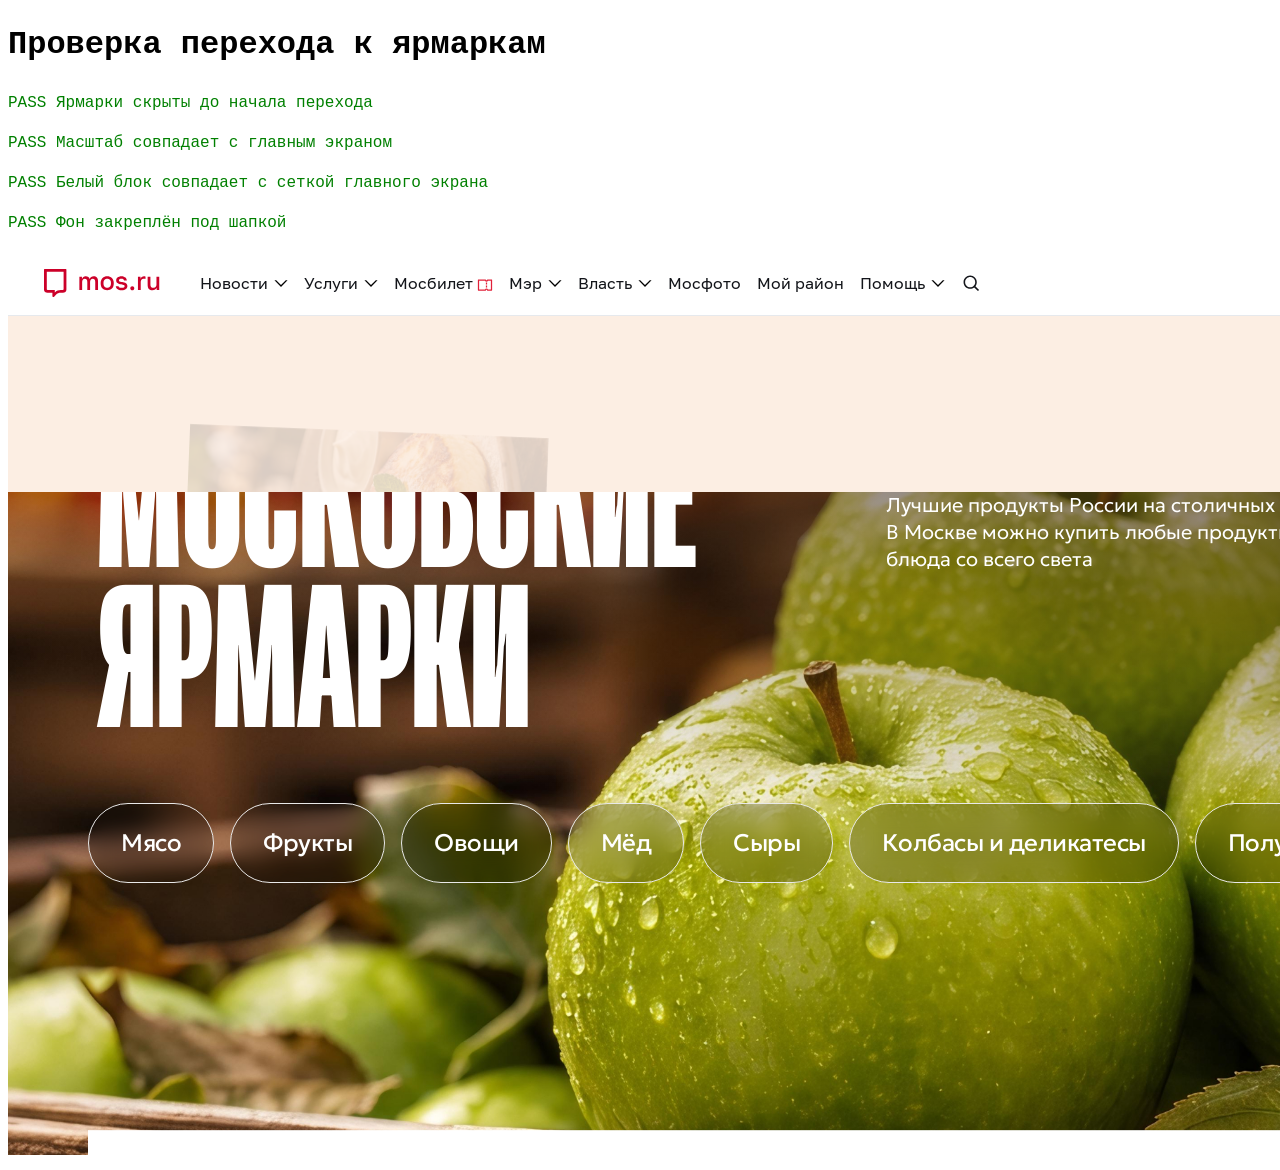
<file: mos-carousel-3/tests/fairs.html>
<!doctype html><html lang="ru"><meta charset="utf-8"><title>Проверка ярмарок — выполняется</title>
<style>body{font:16px/1.5 monospace}iframe{width:1600px;height:904px;border:0}.pass{color:green}.fail{color:red}</style>
<h1>Проверка перехода к ярмаркам</h1><div id="results"></div>
<iframe src="../"></iframe><script type="module">
const frame=document.querySelector('iframe'),out=document.querySelector('#results');
let total=0,failed=0;
const wait=ms=>new Promise(resolve=>setTimeout(resolve,ms));
function check(name,ok){total++;if(!ok)failed++;out.insertAdjacentHTML('beforeend',`<p class="${ok?'pass':'fail'}">${ok?'PASS':'FAIL'} ${name}</p>`)}
for(let i=0;i<300&&!frame.contentDocument?.body?.classList.contains('is-ready');i++)await wait(100);
const doc=frame.contentDocument,win=frame.contentWindow;
const hero=doc.querySelector('.hero-cover'),intro=doc.querySelector('.market-intro'),backdrop=doc.querySelector('.market-backdrop'),content=doc.querySelector('.market-content-shell');
const height=hero.getBoundingClientRect().height;
const scale=+doc.documentElement.style.getPropertyValue('--scale');
async function scroll(y){win.scrollTo(0,y);await wait(100)}
check('Ярмарки скрыты до начала перехода',win.getComputedStyle(intro).opacity==='0');
check('Масштаб совпадает с главным экраном',+doc.documentElement.style.getPropertyValue('--content-scale')===scale);
check('Белый блок совпадает с сеткой главного экрана',Math.abs(content.getBoundingClientRect().left-doc.querySelector('.artboard').getBoundingClientRect().left-80*scale)<1);
await scroll(height*.54);
check('Фон закреплён под шапкой',Math.abs(backdrop.getBoundingClientRect().top-64)<1);
const before=content.getBoundingClientRect().top;
await scroll(height*.79);
const opacity=+win.getComputedStyle(intro).opacity;
await wait(900);
check('Появление завершается без дополнительного скролла',opacity<1&&win.getComputedStyle(intro).opacity==='1');
await scroll(height);
check('Главный экран ушёл за шапку',Math.abs(hero.getBoundingClientRect().bottom-64)<1);
check('Плашки статичные', [...doc.querySelectorAll('.market-category')].every(e=>e.tagName==='SPAN'&&!e.hasAttribute('tabindex')&&win.getComputedStyle(e).cursor==='default'));
await scroll(height+150);
check('После перехода фон движется со страницей',Math.abs(backdrop.getBoundingClientRect().top+86)<1);
await scroll(height*.54);
check('Обратный скролл возвращает положение блока',Math.abs(content.getBoundingClientRect().top-before)<1);
await scroll(height+900);await wait(200);
await Promise.all([...doc.querySelectorAll('.market-content img')].map(e=>e.decode().catch(()=>{})));
check('Изображения новых блоков загружены',[...doc.querySelectorAll('.market-content img')].every(e=>e.naturalWidth>0));
check('Нет горизонтального скролла',doc.documentElement.scrollWidth===doc.documentElement.clientWidth);
document.title=`${failed?'FAIL':'PASS'} ${total-failed}/${total} ярмарки`;
</script></html>
</file>
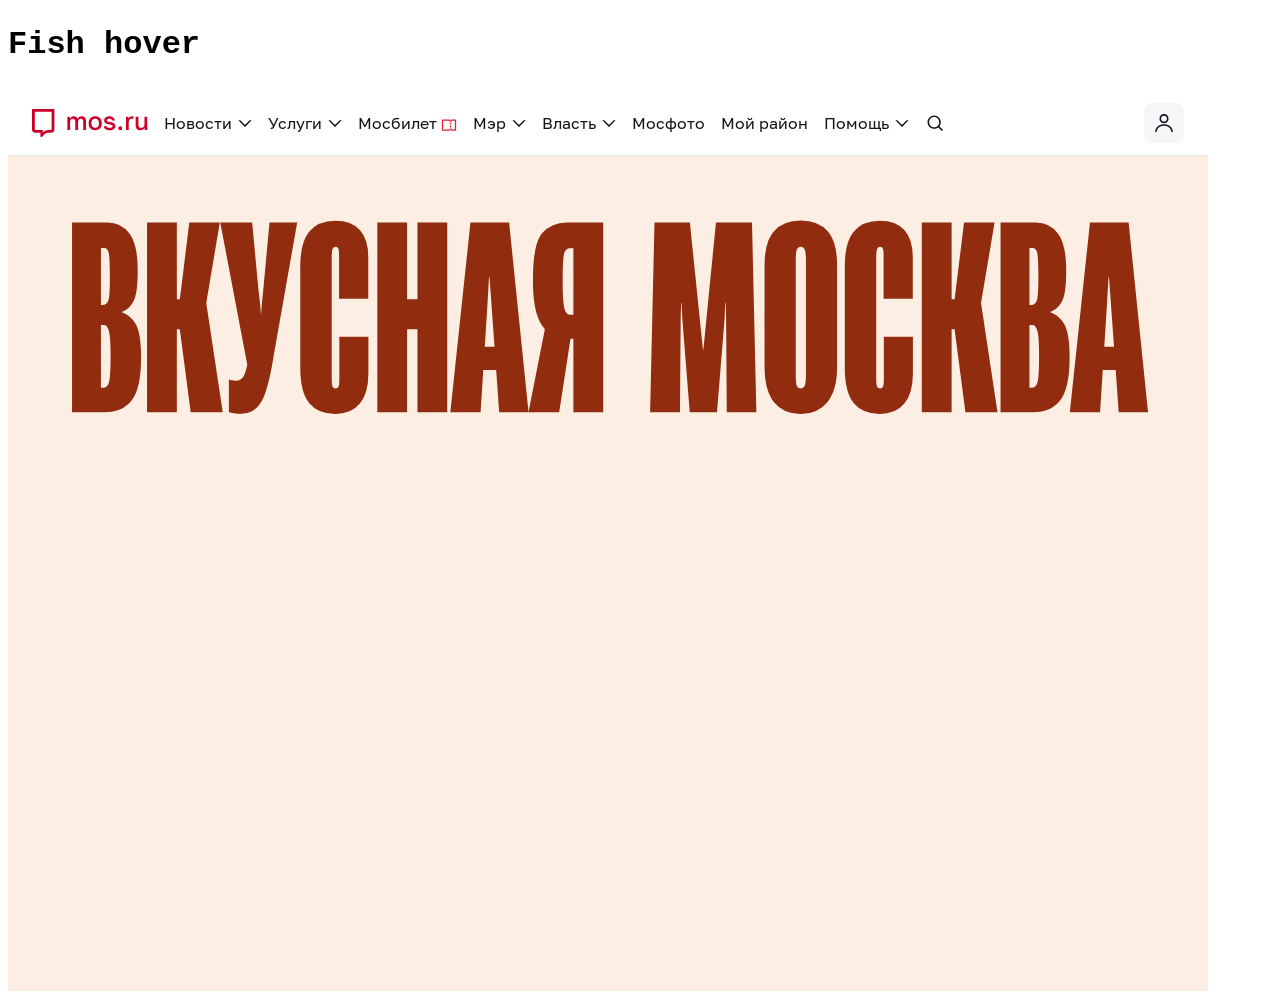
<file: mos-carousel-3/tests/fish.html>
<!doctype html><html lang="ru"><meta charset="utf-8"><title>Fish test — running</title><style>body{font:16px/1.5 monospace}.pass{color:green}.fail{color:red}iframe{width:1200px;height:900px;border:0}</style><h1>Fish hover</h1><div id="results"></div><script type="module">
const out=document.querySelector('#results');let total=0,failed=0;
const wait=ms=>new Promise(r=>setTimeout(r,ms));
function check(name,ok){total++;if(!ok)failed++;out.insertAdjacentHTML('beforeend',`<p class="${ok?'pass':'fail'}">${ok?'PASS':'FAIL'} ${name}</p>`)}
async function until(fn){for(let i=0;i<200;i++){if(fn())return;await wait(50)}throw Error('Timeout')}
const frame=document.createElement('iframe');frame.src='../';document.body.append(frame);
try{
await until(()=>frame.contentDocument?.body?.classList.contains('is-settled'));
const doc=frame.contentDocument,win=frame.contentWindow,hero=doc.querySelector('.hero');
const anchor=[...doc.querySelectorAll('.anchor-nav-item')].find(e=>e.textContent.trim()==='Рыбные рынки');
const videos=[...doc.querySelectorAll('video')],card=doc.querySelectorAll('.card-product')[5];
const enter=()=>anchor.dispatchEvent(new win.PointerEvent('pointerenter'));
const leave=()=>anchor.dispatchEvent(new win.PointerEvent('pointerleave'));
enter();await until(()=>hero.classList.contains('is-fish-playing'));
check('Two synchronized halves of one fish card',videos.length===2&&doc.querySelectorAll('.card-product').length===11);
check('Video fades over 320ms',win.getComputedStyle(videos[0]).transitionDuration==='0.32s');
check('Muted, inline, loop playback',videos.every(v=>v.muted&&v.loop&&v.playsInline&&!v.paused&&v.videoWidth>0));
const pose=card.style.transform,time=videos[0].currentTime;await wait(250);
const angle=parseFloat(pose.match(/rotate\(([^)]*)deg\)/)[1]);
check('Carousel holds the upright fish',card.style.transform===pose&&Math.abs(angle/360-Math.round(angle/360))<.000001);
check('Video advances',videos[0].currentTime!==time);
check('Split videos stay synchronized',Math.abs(videos[0].currentTime-videos[1].currentTime)<.08);
check('Original photo stays available',card.querySelector('img').naturalWidth>0);
leave();check('Playback continues through fade-out',videos.every(v=>!v.paused)&&!hero.classList.contains('is-fish-playing'));
await until(()=>!hero.classList.contains('is-fish-playing')&&videos.every(v=>v.paused)&&+win.getComputedStyle(videos[0]).opacity===0);
check('Leaving restores photo and pauses videos',!hero.classList.contains('is-fish-playing')&&videos.every(v=>v.paused)&&+win.getComputedStyle(videos[0]).opacity===0);
const resumed=card.style.transform;await wait(150);check('Carousel resumes after leaving',resumed!==card.style.transform);
enter();leave();enter();await until(()=>hero.classList.contains('is-fish-playing'));
check('Rapid re-entry starts playback again',videos.every(v=>!v.paused));
const duration=videos[0].duration;await wait((duration+.3)*1000);
check('Video keeps playing after its duration',videos.every(v=>!v.paused&&!v.ended&&v.currentTime<v.duration));
leave();
}catch(e){check(e.message,false)}
document.title=`${failed?'FAIL':'PASS'} ${total-failed}/${total} — fish`;
</script></html>
</file>
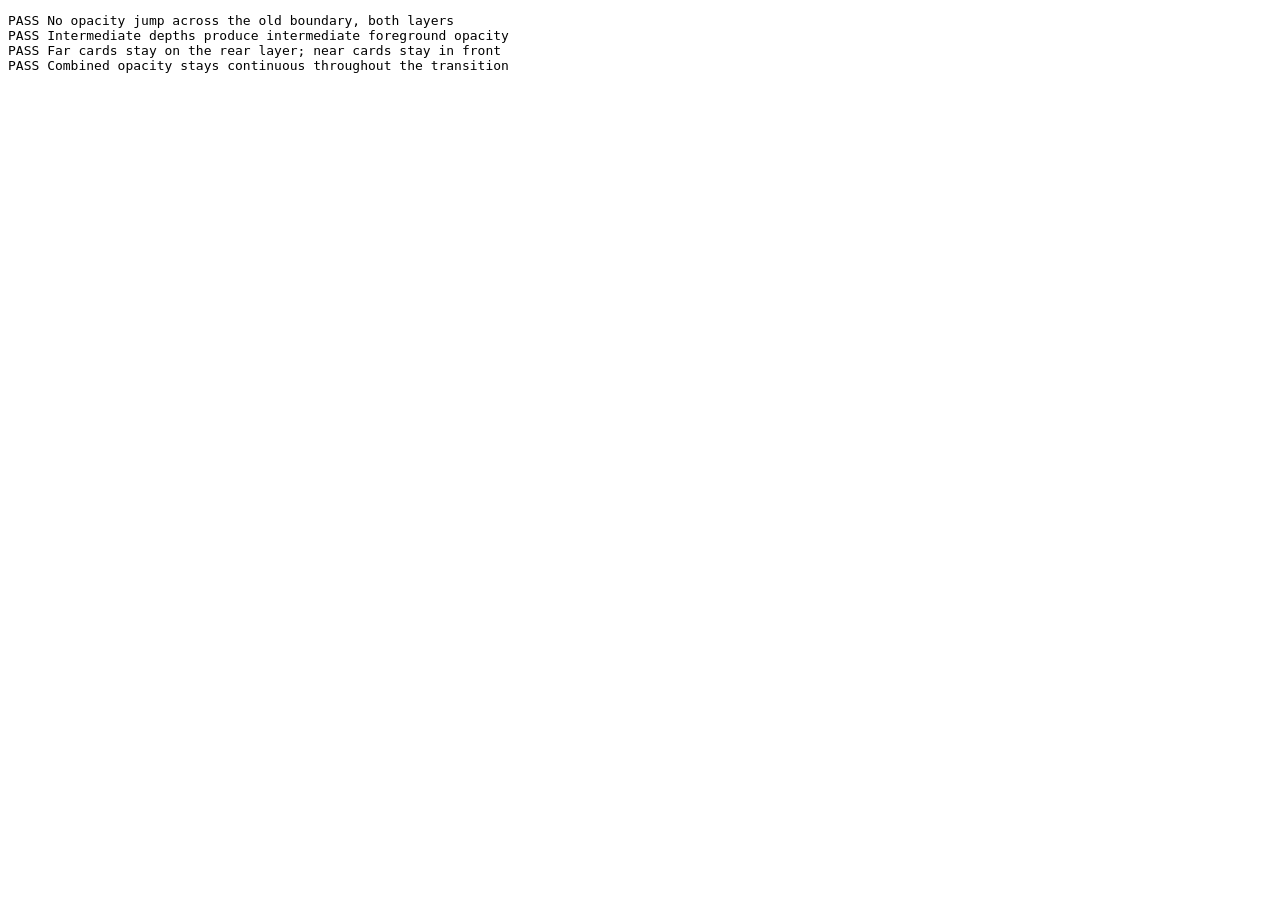
<file: mos-carousel/tests/depth.html>
<!doctype html><html lang="ru"><meta charset="utf-8"><link rel="icon" href="data:,"><title>Depth transition regression</title><pre id="results">Running GPU regression…</pre>
<script type="module">
import * as THREE from '../vendor/three.module.js';
import { createDepthMaterial } from '../depth-material.js?v=3';
const output = document.querySelector('#results');
try {
  const renderer = new THREE.WebGLRenderer({ alpha: true });
  renderer.setSize(32,32); renderer.setClearColor(0,0);
  const scene = new THREE.Scene();
  const camera = new THREE.OrthographicCamera(-16,16,16,-16,1,4000);
  camera.position.z = 2000;
  const image = document.createElement('canvas'); image.width=32;image.height=32;
  image.getContext('2d').fillStyle='#fff';image.getContext('2d').fillRect(0,0,32,32);
  const texture = new THREE.CanvasTexture(image);
  const pass = { value: 0 };
  const mesh = new THREE.Mesh(new THREE.PlaneGeometry(32,32),createDepthMaterial(texture,pass));scene.add(mesh);
  const target = new THREE.WebGLRenderTarget(32,32);
  const pixel = new Uint8Array(4);
  const lines=[];
  function sample(z, layer) {
    mesh.position.z=z;pass.value=layer;
    renderer.setRenderTarget(target);renderer.render(scene,camera);
    renderer.readRenderTargetPixels(target,16,16,1,1,pixel);
    return pixel[3]/255;
  }
  function test(name,run){try{run();lines.push('PASS '+name);}catch(e){lines.push('FAIL '+name+': '+e.message);}}
  function assert(value,message){if(!value)throw new Error(message);}
  test('No opacity jump across the old boundary, both layers',()=>{
    for(const layer of [0,1])assert(Math.abs(sample(-.01,layer)-sample(.01,layer))<.02,'visible jump in layer '+layer);
  });
  test('Intermediate depths produce intermediate foreground opacity',()=>{
    const a=sample(-400,1),b=sample(0,1),c=sample(500,1);
    assert(a===0 && b>a+.05 && b<c-.05 && c>.98,'transition has no intermediate state');
  });
  test('Far cards stay on the rear layer; near cards stay in front',()=>{
    assert(sample(-400,0)>.2 && sample(-400,1)===0,'far layer missing');
    assert(sample(500,0)===0 && sample(500,1)>.98,'near layer missing');
  });
  test('Combined opacity stays continuous throughout the transition',()=>{
    let last=null;
    for(let z=-400;z<=500;z+=5){const rear=sample(z,0),front=sample(z,1),combined=front+rear*(1-front);if(last!==null)assert(Math.abs(combined-last)<.02,'opacity jump at depth '+z);last=combined;}
  });
  output.textContent=lines.join('\n');document.title=lines.some(x=>x.startsWith('FAIL'))?'FAIL — depth tests':'PASS — depth tests';
  renderer.dispose(); target.dispose();mesh.geometry.dispose();mesh.material.dispose();texture.dispose();
} catch(error){output.textContent='FAIL '+error.message;document.title='FAIL — depth tests';}
</script></html>
</file>
<file: mos-carousel-2/styles.css>
@font-face{font-family:"Roboto Flex";src:url("assets/fonts/roboto-flex.ttf") format("truetype");font-weight:100 1000;font-stretch:25% 151%;font-display:swap}
@font-face{font-family:"Geologica";src:url("assets/fonts/geologica.ttf") format("truetype");font-weight:100 900;font-display:swap}
@font-face{font-family:"Golos Text";src:url("assets/fonts/golos-text.ttf") format("truetype");font-weight:100 900;font-display:swap}
@font-face{font-family:"Dela Gothic One";src:url("assets/fonts/dela-gothic-one.ttf") format("truetype");font-weight:400;font-display:swap}
*{box-sizing:border-box}
html,body{margin:0;width:100%;min-height:100%;background:#fff;color:#13151a}
body{overflow-x:hidden}
.artboard{position:absolute;left:var(--board-left,0px);top:64px;width:1600px;height:var(--board-height,840px);transform:scale(var(--scale,1));transform-origin:top left}
.hero{position:absolute;left:0;top:0;width:1600px;height:var(--board-height,840px);isolation:isolate;overflow:hidden;touch-action:pan-y;outline:none;user-select:none;cursor:grab}
.hero:focus-visible{outline:2px solid #df2836;outline-offset:-4px}
.hero.is-dragging{cursor:grabbing}
h1{margin:0;color:#df2836;font:600 280px/.8 "Roboto Flex",sans-serif;text-align:center;text-transform:uppercase;font-stretch:25%;font-variation-settings:"opsz" 144,"wdth" 25;letter-spacing:-1px;pointer-events:none}
.title-line{position:absolute;left:499.5px;display:block;width:600px}
.title-line--top{top:80px;z-index:20}
.title-line--bottom{left:499px;top:330px;z-index:30}
.hero-food {
  position: absolute;
  z-index: 25;
  left: 509px;
  top: 155px;
  width: 600px;
  height: 420px;
  pointer-events: none;
}
.hero-food img {
  position: absolute;
  inset: 0;
  opacity: 0;
  transform: translateY(30px) scale(.86);
  transition: opacity 650ms ease-in-out, transform 650ms cubic-bezier(.4, 0, .2, 1);
}
/* The individual translate property lets the drift run alongside the swap transform. */
.is-ready .hero-food img {
  animation: hero-food-float 6s ease-in-out -1500ms infinite;
}
.is-paused .hero-food img {
  animation-play-state: paused;
}
@keyframes hero-food-float {
  0%, 100% { translate: 0 -10px; }
  50% { translate: 0 10px; }
}
.hero-food .hero-food-default {
  opacity: 1;
  transform: none;
}

/* A hovered anchor takes precedence over keyboard focus. */
.hero:has([data-food]:hover, [data-food]:focus-visible):not(:has(.anchor-nav-item:hover:not([data-food]))) .hero-food-default {
  opacity: 0;
  transform: translateY(30px) scale(.86);
}
.hero:has([data-food="fairs"]:hover, [data-food="fairs"]:focus-visible):not(:has(.anchor-nav-item:hover:not([data-food="fairs"]))) .hero-food-fairs,
.hero:has([data-food="fish"]:hover, [data-food="fish"]:focus-visible):not(:has(.anchor-nav-item:hover:not([data-food="fish"]))) .hero-food-fish,
.hero:has([data-food="made-in-moscow"]:hover, [data-food="made-in-moscow"]:focus-visible):not(:has(.anchor-nav-item:hover:not([data-food="made-in-moscow"]))) .hero-food-made-in-moscow,
.hero:has([data-food="recipes"]:hover, [data-food="recipes"]:focus-visible):not(:has(.anchor-nav-item:hover:not([data-food="recipes"]))) .hero-food-recipes,
.hero:has([data-food="projects"]:hover, [data-food="projects"]:focus-visible):not(:has(.anchor-nav-item:hover:not([data-food="projects"]))) .hero-food-projects {
  opacity: 1;
  transform: none;
}
.is-reduced .hero-food img {
  animation: none;
  transition: none;
}
@media (prefers-reduced-motion: reduce) {
  .is-ready .hero-food img { animation: none; }
  .hero-food img { transition: none; }
}
.cards{display:contents}
.card-product{position:absolute;left:0;top:0;overflow:hidden;opacity:0;will-change:transform,opacity;pointer-events:none;background:#d9d9d9}
.card-product img{display:block;width:100%;height:100%;object-fit:cover;-webkit-user-drag:none}
.anchor-nav{position:absolute;z-index:60;left:83px;top:255px;display:flex;flex-direction:column;gap:20px;width:253px;cursor:default}
.anchor-nav-item{display:flex;align-items:center;gap:8px;width:100%;margin:0;padding:0;border:0;background:none;color:#df2836;font:400 16px/20px "Geologica",sans-serif;font-variation-settings:"CRSV" 0,"SHRP" 0;text-align:left;white-space:nowrap;cursor:pointer}
.anchor-nav-item::before{content:"";flex:0 0 auto;width:20px;height:2px;background:currentColor;transition:width 200ms ease}
.anchor-nav-item span{flex-shrink:0}
.anchor-nav-item:hover::before,.anchor-nav-item:focus-visible::before{width:40px}
.anchor-nav-item:focus-visible{outline:1px solid currentColor;outline-offset:4px}
.intro{position:absolute;z-index:60;left:83px;top:80px;width:324px;margin:0;color:#000;font:400 16px/24px "Geologica",sans-serif;font-variation-settings:"CRSV" 0,"SHRP" 0;cursor:default}
.scroll-cue{position:absolute;z-index:60;left:1280.003px;top:695.998px;display:block;width:115.87px;height:115.866px;margin:0;padding:0;border:0;background:transparent;color:#000;cursor:pointer;transition:color 200ms ease}
.scroll-cue svg{display:block;width:100%;height:100%}
.scroll-cue-text{transform-origin:84.4727px 85.4648px;animation:scroll-cue-spin 20s linear infinite}
.scroll-cue:hover,.scroll-cue:focus-visible{color:#df2836}
.scroll-cue:focus-visible{outline:1px solid currentColor;outline-offset:4px;border-radius:50%}
@keyframes scroll-cue-spin{to{transform:rotate(360deg)}}
.title-line,.hero-food,.anchor-nav,.intro,.scroll-cue{opacity:0}
.is-ready .title-line,.is-ready .hero-food{animation:fade-up 900ms cubic-bezier(.22,1,.36,1) both}
.is-ready .anchor-nav,.is-ready .intro,.is-ready .scroll-cue{animation:fade-up 800ms 750ms cubic-bezier(.22,1,.36,1) both}
@keyframes fade-up{from{opacity:0;transform:translateY(40px)}to{opacity:1;transform:translateY(0)}}
.is-paused .title-line,.is-paused .hero-food,.is-paused .anchor-nav,.is-paused .intro,.is-paused .scroll-cue,.is-paused .scroll-cue-text{animation-play-state:paused}
.error{position:absolute;z-index:70;left:400px;top:790px;width:800px;margin:0;font:16px/24px "Golos Text",sans-serif;text-align:center;color:#df2836}
.is-reduced .title-line,.is-reduced .hero-food,.is-reduced .anchor-nav,.is-reduced .intro,.is-reduced .scroll-cue,.is-settled .title-line,.is-settled .hero-food,.is-settled .anchor-nav,.is-settled .intro,.is-settled .scroll-cue{animation:none;opacity:1;transform:none}
.is-reduced .scroll-cue-text{animation:none}
@media(prefers-reduced-motion:reduce){.is-ready .title-line,.is-ready .hero-food,.is-ready .anchor-nav,.is-ready .intro,.is-ready .scroll-cue{animation:none;opacity:1;transform:none}.is-ready .scroll-cue-text{animation:none}.anchor-nav-item::before,.scroll-cue{transition:none}}
</file>
<file: mos-carousel-2/header.css>
/* Original mos.ru stylesheet, scoped to prevent changes to the hero. */
@font-face{font-family:"Golos Text";src:url("assets/fonts/golos-text.woff2") format("woff2");font-weight:400;font-style:normal;font-display:swap}
@scope (#mos-header){
a{font-size:inherit}.link_focusable__lMy2y{position:relative}.link_focusable__lMy2y:focus{outline:0}.link_focusable__lMy2y:focus:before{content:"";position:absolute;left:-12px;right:-12px;top:0;bottom:0;border-radius:6px;-webkit-box-shadow:inset 0 0 0 4px #2684ff;box-shadow:inset 0 0 0 4px #2684ff}.link_focusable__lMy2y:focus:active:before{content:none}.link_link__29xFl,.link_link__29xFl:active,.link_link__29xFl:focus,.link_link__29xFl:hover,.link_link__29xFl:link,.link_link__29xFl:visited{text-decoration:none}.link_primary__fU-Jd,.link_primary__fU-Jd:link,.link_primary__fU-Jd:visited{color:#13151a}.link_primary__fU-Jd:focus{color:#cc0029}.link_primary__fU-Jd:active{color:#e51740}@media (min-width:1024px){.link_primary__fU-Jd:hover{color:#cc0029}.link_primary__fU-Jd:active{color:#e51740}}.link_breadcrumbsLink__2hBL-,.link_breadcrumbsLink__2hBL-:active,.link_breadcrumbsLink__2hBL-:focus,.link_breadcrumbsLink__2hBL-:hover,.link_breadcrumbsLink__2hBL-:link,.link_breadcrumbsLink__2hBL-:visited{color:#9097a0}.link_breadcrumbsLink__2hBL-:active,.link_breadcrumbsLink__2hBL-:focus,.link_breadcrumbsLink__2hBL-:hover{color:#6a6e72}.link_secondary__3r9hi:focus{outline:4px solid #2684ff}.link_secondary__3r9hi,.link_secondary__3r9hi:active,.link_secondary__3r9hi:hover,.link_secondary__3r9hi:link,.link_secondary__3r9hi:visited{color:#003099;text-decoration:none}.link_secondary__3r9hi:focus{color:#0043bf}.link_secondary__3r9hi:active{color:#027}@media (min-width:1024px){.link_secondary__3r9hi:hover{color:#0043bf}.link_secondary__3r9hi:active{color:#027}}.link_footerSecondary__2X5w7,.link_footerSecondary__2X5w7:link,.link_footerSecondary__2X5w7:visited{color:#13151a}.link_footerSecondary__2X5w7:active,.link_footerSecondary__2X5w7:hover{color:#5d6570}.link_footerPrimary__23ZtZ,.link_footerPrimary__23ZtZ:active,.link_footerPrimary__23ZtZ:link,.link_footerPrimary__23ZtZ:visited{color:#e51740;font-weight:400;font-size:16px;line-height:24px}.link_footerPrimary__23ZtZ:focus,.link_footerPrimary__23ZtZ:hover{color:#cc0029}.link_red__1yt7R,.link_red__1yt7R:active,.link_red__1yt7R:hover,.link_red__1yt7R:link,.link_red__1yt7R:visited{color:#c22}.link_white__1QFFV,.link_white__1QFFV:active,.link_white__1QFFV:hover,.link_white__1QFFV:link,.link_white__1QFFV:visited{color:#13151a}.common_item__16qjr{display:inline-block}.common_right__14M-1{float:right}.common_underline__2qgBH{border-bottom-width:1px;border-bottom-style:solid}.common_upperline__2L-i2{border-top-width:1px;border-top-style:solid}.common_divider__1VQXn{border-bottom-color:#bcc4cf}.common_radius__SYqBD{border-radius:2px}.common_unstyledButton__10cKX{cursor:pointer;border:0 rgba(0,0,0,0);margin:0;padding:0;width:auto;overflow:visible;background:rgba(0,0,0,0);text-decoration:none;color:inherit;font:inherit;line-height:normal;-webkit-font-smoothing:inherit;-moz-osx-font-smoothing:inherit;-webkit-appearance:none;outline:none}.common_unstyledButton__10cKX:active,.common_unstyledButton__10cKX:focus{outline:none!important}.common_unstyledButton__10cKX:focus{position:relative}.common_unstyledButton__10cKX:focus:before{content:"";position:absolute;left:-12px;right:-12px;top:0;bottom:0;border-radius:8px;-webkit-box-shadow:inset 0 0 0 4px #2684ff;box-shadow:inset 0 0 0 4px #2684ff}.common_unstyledButton__10cKX::-moz-focus-inner{border:0!important}.common_shadow__3ofYc{-webkit-box-shadow:0 1px 0 0 #9ea4ac;box-shadow:0 1px 0 0 #9ea4ac}.common_primary__WEVtv{font-family:Golos Text,Arial,Helvetica,sans-serif}.common_secondary__30ax-{font-family:PT Sans,Arial,Helvetica,sans-serif}.common_small__2s9OI{font-size:14px}.common_middle__3evrh{font-size:16px}.common_large__34EIE{font-size:18px}.common_extralight__sQlcH{font-weight:100}.common_light__2EJAR{font-weight:400}.common_semibold__1Y2Lm{font-weight:600}.common_bold__Cyjnj{font-weight:800}.common_smooth__At4Yh{-webkit-transition-duration:.15s;transition-duration:.15s;-webkit-transition-timing-function:ease-in-out;transition-timing-function:ease-in-out}@-webkit-keyframes common_loading__tPdBB{0%{-webkit-box-shadow:-20px 0 0 3px rgba(158,164,172,.1),0 0 0 4px rgba(158,164,172,.1),20px 0 0 0 rgba(0,0,0,0),-20px 0 0 1px #9ea4ac,0 0 0 2px #9ea4ac,20px 0 0 3px #9ea4ac;box-shadow:-20px 0 0 3px rgba(158,164,172,.1),0 0 0 4px rgba(158,164,172,.1),20px 0 0 0 rgba(0,0,0,0),-20px 0 0 1px #9ea4ac,0 0 0 2px #9ea4ac,20px 0 0 3px #9ea4ac}25%{-webkit-box-shadow:-20px 0 0 4px rgba(158,164,172,.1),0 0 0 0 rgba(0,0,0,0),20px 0 0 4px rgba(158,164,172,.1),-20px 0 0 2px #9ea4ac,0 0 0 3px #9ea4ac,20px 0 0 2px #9ea4ac;box-shadow:-20px 0 0 4px rgba(158,164,172,.1),0 0 0 0 rgba(0,0,0,0),20px 0 0 4px rgba(158,164,172,.1),-20px 0 0 2px #9ea4ac,0 0 0 3px #9ea4ac,20px 0 0 2px #9ea4ac}50%{-webkit-box-shadow:-20px 0 0 0 rgba(0,0,0,0),0 0 0 4px rgba(158,164,172,.1),20px 0 0 3px rgba(158,164,172,.1),-20px 0 0 3px #9ea4ac,0 0 0 2px #9ea4ac,20px 0 0 1px #9ea4ac;box-shadow:-20px 0 0 0 rgba(0,0,0,0),0 0 0 4px rgba(158,164,172,.1),20px 0 0 3px rgba(158,164,172,.1),-20px 0 0 3px #9ea4ac,0 0 0 2px #9ea4ac,20px 0 0 1px #9ea4ac}75%{-webkit-box-shadow:-20px 0 0 4px rgba(158,164,172,.1),0 0 0 3px rgba(158,164,172,.1),20px 0 0 4px rgba(158,164,172,.1),-20px 0 0 2px #9ea4ac,0 0 0 1px #9ea4ac,20px 0 0 2px #9ea4ac;box-shadow:-20px 0 0 4px rgba(158,164,172,.1),0 0 0 3px rgba(158,164,172,.1),20px 0 0 4px rgba(158,164,172,.1),-20px 0 0 2px #9ea4ac,0 0 0 1px #9ea4ac,20px 0 0 2px #9ea4ac}to{-webkit-box-shadow:-20px 0 0 3px rgba(158,164,172,.1),0 0 0 4px rgba(158,164,172,.1),20px 0 0 0 rgba(0,0,0,0),-20px 0 0 1px #9ea4ac,0 0 0 2px #9ea4ac,20px 0 0 3px #9ea4ac;box-shadow:-20px 0 0 3px rgba(158,164,172,.1),0 0 0 4px rgba(158,164,172,.1),20px 0 0 0 rgba(0,0,0,0),-20px 0 0 1px #9ea4ac,0 0 0 2px #9ea4ac,20px 0 0 3px #9ea4ac}}@keyframes common_loading__tPdBB{0%{-webkit-box-shadow:-20px 0 0 3px rgba(158,164,172,.1),0 0 0 4px rgba(158,164,172,.1),20px 0 0 0 rgba(0,0,0,0),-20px 0 0 1px #9ea4ac,0 0 0 2px #9ea4ac,20px 0 0 3px #9ea4ac;box-shadow:-20px 0 0 3px rgba(158,164,172,.1),0 0 0 4px rgba(158,164,172,.1),20px 0 0 0 rgba(0,0,0,0),-20px 0 0 1px #9ea4ac,0 0 0 2px #9ea4ac,20px 0 0 3px #9ea4ac}25%{-webkit-box-shadow:-20px 0 0 4px rgba(158,164,172,.1),0 0 0 0 rgba(0,0,0,0),20px 0 0 4px rgba(158,164,172,.1),-20px 0 0 2px #9ea4ac,0 0 0 3px #9ea4ac,20px 0 0 2px #9ea4ac;box-shadow:-20px 0 0 4px rgba(158,164,172,.1),0 0 0 0 rgba(0,0,0,0),20px 0 0 4px rgba(158,164,172,.1),-20px 0 0 2px #9ea4ac,0 0 0 3px #9ea4ac,20px 0 0 2px #9ea4ac}50%{-webkit-box-shadow:-20px 0 0 0 rgba(0,0,0,0),0 0 0 4px rgba(158,164,172,.1),20px 0 0 3px rgba(158,164,172,.1),-20px 0 0 3px #9ea4ac,0 0 0 2px #9ea4ac,20px 0 0 1px #9ea4ac;box-shadow:-20px 0 0 0 rgba(0,0,0,0),0 0 0 4px rgba(158,164,172,.1),20px 0 0 3px rgba(158,164,172,.1),-20px 0 0 3px #9ea4ac,0 0 0 2px #9ea4ac,20px 0 0 1px #9ea4ac}75%{-webkit-box-shadow:-20px 0 0 4px rgba(158,164,172,.1),0 0 0 3px rgba(158,164,172,.1),20px 0 0 4px rgba(158,164,172,.1),-20px 0 0 2px #9ea4ac,0 0 0 1px #9ea4ac,20px 0 0 2px #9ea4ac;box-shadow:-20px 0 0 4px rgba(158,164,172,.1),0 0 0 3px rgba(158,164,172,.1),20px 0 0 4px rgba(158,164,172,.1),-20px 0 0 2px #9ea4ac,0 0 0 1px #9ea4ac,20px 0 0 2px #9ea4ac}to{-webkit-box-shadow:-20px 0 0 3px rgba(158,164,172,.1),0 0 0 4px rgba(158,164,172,.1),20px 0 0 0 rgba(0,0,0,0),-20px 0 0 1px #9ea4ac,0 0 0 2px #9ea4ac,20px 0 0 3px #9ea4ac;box-shadow:-20px 0 0 3px rgba(158,164,172,.1),0 0 0 4px rgba(158,164,172,.1),20px 0 0 0 rgba(0,0,0,0),-20px 0 0 1px #9ea4ac,0 0 0 2px #9ea4ac,20px 0 0 3px #9ea4ac}}.common_loading__tPdBB{position:relative}.common_loading__tPdBB:before{content:"";position:absolute;z-index:10;left:0;right:0;top:0;bottom:0;background:#f8f9fb}.common_loading__tPdBB:after{content:"";position:absolute;z-index:11;left:50%;top:50%;-webkit-transform:translate(-50%,-50%);-ms-transform:translate(-50%,-50%);transform:translate(-50%,-50%);width:2px;height:2px;border-radius:50%;background:#9ea4ac;-webkit-animation:common_loading__tPdBB .75s ease infinite;animation:common_loading__tPdBB .75s ease infinite}.Caption_caption__3R-Mi{background-color:#fff;height:64px;padding:12px 16px;color:#13151a;font-family:Golos Text,Arial,Helvetica,sans-serif;font-size:16px;z-index:2;display:-ms-flexbox;display:flex;-ms-flex-align:center;align-items:center;-ms-flex-pack:justify;justify-content:space-between;max-width:1600px;margin:0 auto}.Caption_item__3tAks{text-decoration:none;font-size:16px}.Caption_logo__IS1vg{display:-ms-flexbox;display:flex;-ms-flex-align:center;align-items:center;margin-right:0;font-size:20px;font-weight:500;color:#e51740;white-space:nowrap;height:100%;padding-right:16px}.Caption_iconLogo__P_cnI{display:block;-o-object-fit:fill;object-fit:fill;width:116px;height:28px}.Caption_name__1pfTC{display:-ms-flexbox;display:flex;-ms-flex-align:baseline;align-items:baseline;margin:0;font-size:inherit;font-weight:600;cursor:default;-ms-flex-pack:start;justify-content:flex-start;-ms-flex-negative:0;flex-shrink:0}.Caption_name__1pfTC,.Caption_nameLink__2XS9J:link,.Caption_nameLink__2XS9J:visited{color:#13151a;height:100%}.Caption_nameLink__2XS9J:focus:before{left:-4px;right:-4px;top:-2px;bottom:-2px}.Caption_utilities__2AuC4{display:-ms-flexbox;display:flex;-ms-flex-align:center;align-items:center}.Caption_utilitiesDesktop__3PVSP{display:none}.Caption_item__3tAks{display:inline-block;margin-left:24px;line-height:14px;cursor:pointer}.Caption_itemUser__373OT{min-width:0}.Caption_icons__1krw6{margin-left:auto;color:#000;display:-ms-flexbox;display:flex;-ms-flex-align:center;align-items:center;height:100%}.Caption_icons__1krw6>*+*{margin-left:8px}.Caption_icon__2XT7z{background-color:#f5f6f7;border-radius:8px;width:40px;height:40px;-ms-flex-pack:center;justify-content:center}.Caption_icon__2XT7z,.Caption_navIcon__1FbCm,.Caption_searchIcon__3LSSY{display:-ms-flexbox;display:flex;-ms-flex-align:center;align-items:center}.Caption_langs__2NbZE{display:none;line-height:16px;font-size:14px}.Caption_mail__qzBJB{display:none}.Caption_messages__35nZT{display:-ms-flexbox;display:flex;-ms-flex-align:center;align-items:center;-ms-flex-pack:center;justify-content:center}.Caption_messagesMobile__3VxPz{height:40px;min-width:40px;padding:0 4px 0 12px}.Caption_messagesIcon__3pPXc{display:block}.Caption_messagesDesktop__tBtax .Caption_messagesIcon__3pPXc{margin-right:8px;margin-left:4px}.Caption_messagesNumber__5fL73{display:-ms-flexbox;display:flex;-ms-flex-line-pack:center;align-content:center;margin:-8px 0 8px -8px;padding:2px 4px;background-color:#c22;border-radius:50px;font-size:12px;line-height:12px}.Caption_messagesMobile__3VxPz{margin-right:0;margin-top:0;display:-ms-flexbox;display:flex;-ms-flex-align:center;align-items:center}.Caption_fromNavTabHandler__UAdkV{position:absolute;clip:rect(0 0 0 0);width:1px;height:1px;margin:-1px}.Caption_dropdownMask__20X0P{display:none;position:fixed;top:65px;bottom:0;left:0;right:0;background:rgba(0,0,0,.6);z-index:-1}.Caption_userDesktop__2wfJM{display:none}.Caption_menu__2k-Z3{display:none}@media (min-width:768px){.Caption_caption__3R-Mi{padding:12px 16px;height:64px}}@media (min-width:1024px){.Caption_name__1pfTC{-ms-flex-pack:start;justify-content:flex-start;text-align:left;line-height:36px;white-space:nowrap}.Caption_nameLink__2XS9J:focus:before{left:-12px;right:12px;top:0;bottom:0}.Caption_user__YEAhs{padding-left:0;padding-right:0;display:-ms-flexbox;display:flex;min-width:0;margin-left:32px}.Caption_utilitiesDesktop__3PVSP{display:-ms-flexbox;display:flex;-ms-flex-align:center;align-items:center;-ms-flex:1 1;flex:1 1;margin-left:auto;-ms-flex-pack:end;justify-content:flex-end;min-width:0}.Caption_title__3rp_n{display:inline-block}.Caption_item__3tAks{-ms-flex-negative:0;flex-shrink:0;height:40px;line-height:40px}.Caption_item__3tAks:focus:before{top:8px;bottom:8px;left:8px;right:-4px}.Caption_itemUser__373OT{-ms-flex:0 1 auto;flex:0 1 auto}.Caption_caption__3R-Mi,.Caption_caption__3R-Mi>a,.Caption_name__1pfTC,.Caption_name__1pfTC a:active,.Caption_name__1pfTC a:focus,.Caption_name__1pfTC a:hover,.Caption_name__1pfTC a:link,.Caption_name__1pfTC a:visited{color:#13151a}.Caption_caption__3R-Mi .Caption_iconLogo__P_cnI,.Caption_langs__2NbZE,.Caption_mail__qzBJB{display:block}.theme-cityday .Caption_caption__3R-Mi,.theme-cityday .Caption_caption__3R-Mi .Caption_name__1pfTC a,.theme-cityday .Caption_caption__3R-Mi>a{color:#fff!important}.Caption_fromNavTabHandler__UAdkV,.Caption_hideLang__2IZ63,.Caption_utilities__2AuC4{display:none}.Caption_caption__3R-Mi{padding:0 24px}.Caption_navIcon__1FbCm,.Caption_searchIcon__3LSSY,.Caption_userMobile__apo0A{display:none}.Caption_menu__2k-Z3{display:block;height:100%}.Caption_userDesktop__2wfJM{display:-ms-flexbox;display:flex;-ms-flex-align:center;align-items:center;-ms-flex-pack:center;justify-content:center;height:100%}.Caption_userDesktop__2wfJM:focus,.Caption_userDesktop__2wfJM:hover{color:#cc0029}.Caption_dropdownMaskVisible__1hB3U{display:block}}@media (min-width:1280px){.Caption_caption__3R-Mi{padding:0 32px}.Caption_item__3tAks:focus:before{top:2px;bottom:2px;left:-12px;right:-12px}}@media (min-width:1366px){.Caption_caption__3R-Mi{-ms-flex-pack:start;justify-content:flex-start;padding:0 33px;height:64px}.Caption_utilitiesDesktop__3PVSP{display:-ms-flexbox;display:flex;-ms-flex-align:center;align-items:center;-ms-flex:1 1;flex:1 1;min-width:0}}@media (min-width:1440px){.Caption_caption__3R-Mi{position:relative;padding-left:36px;padding-right:36px;z-index:3}}@media print{.Caption_icons__1krw6,.Caption_item__3tAks,.Caption_mail__qzBJB,.Caption_utilities__2AuC4,.Caption_utilitiesDesktop__3PVSP{display:none!important}.Caption_name__1pfTC{display:block!important;margin-left:16px!important;text-align:left!important}.Caption_title__3rp_n{display:inline-block}}.Icon_icon__voGwJ{position:relative;display:-ms-flexbox;display:flex;-ms-flex-align:center;align-items:center;-ms-flex-pack:center;justify-content:center;width:40px;height:40px;border-radius:8px;cursor:pointer;border:0 rgba(0,0,0,0);margin:0;padding:0;overflow:visible;background:rgba(0,0,0,0);text-decoration:none;color:inherit;font:inherit;line-height:normal;outline:none}.Icon_icon__voGwJ:hover{background-color:#e6e9ed}.Icon_icon__voGwJ:active{background-color:#bcc4cf}.Icon_icon__voGwJ[aria-expanded=true]{background-color:#d1d8e0}.Icon_icon__voGwJ:disabled{opacity:.6}.Icon_icon__voGwJ svg{display:block}.Icon_icon__voGwJ:active svg g,.Icon_icon__voGwJ:active svg path{fill:#13151a}.Icon_icon__voGwJ:focus:before{left:-1px;right:-3px;top:-2px;bottom:-2px;border-radius:12px}.Icon_icon__voGwJ:focus:active:before{content:none}.rcs-custom-scroll{min-height:0;min-width:0}.rcs-custom-scroll .rcs-outer-container{overflow:hidden}.rcs-custom-scroll .rcs-outer-container .rcs-positioning{position:relative}.rcs-custom-scroll .rcs-outer-container:hover .rcs-custom-scrollbar{opacity:1;-webkit-transition-duration:.2s;transition-duration:.2s}.rcs-custom-scroll .rcs-inner-container{overflow-x:hidden;overflow-y:scroll;-webkit-overflow-scrolling:touch}.rcs-custom-scroll .rcs-inner-container:after{content:"";position:absolute;top:0;right:0;left:0;height:0;background-image:-webkit-gradient(linear,left top,left bottom,from(rgba(0,0,0,.2)),color-stop(60%,rgba(0,0,0,.05)),to(rgba(0,0,0,0)));background-image:linear-gradient(180deg,rgba(0,0,0,.2) 0,rgba(0,0,0,.05) 60%,rgba(0,0,0,0));pointer-events:none;-webkit-transition:height .1s ease-in;transition:height .1s ease-in;will-change:height}.rcs-custom-scroll .rcs-inner-container.rcs-content-scrolled:after{height:5px;-webkit-transition:height .15s ease-out;transition:height .15s ease-out}.rcs-custom-scroll.rcs-scroll-handle-dragged .rcs-inner-container{-webkit-user-select:none;-moz-user-select:none;-ms-user-select:none;user-select:none}.rcs-custom-scroll .rcs-custom-scrollbar{position:absolute;height:100%;width:6px;right:3px;opacity:0;z-index:1;-webkit-transition:opacity .4s ease-out;transition:opacity .4s ease-out;padding:6px 0;-webkit-box-sizing:border-box;box-sizing:border-box;will-change:opacity;pointer-events:none}.rcs-custom-scroll .rcs-custom-scrollbar.rcs-custom-scrollbar-rtl{right:auto;left:3px}.rcs-custom-scroll.rcs-scroll-handle-dragged .rcs-custom-scrollbar{opacity:1}.rcs-custom-scroll .rcs-custom-scroll-handle{position:absolute;width:100%;top:0}.rcs-custom-scroll .rcs-inner-handle{height:calc(100% - 12px);margin-top:6px;background-color:rgba(78,183,245,.7);border-radius:3px}.CircleLoader_container__1eCQe{display:-ms-flexbox;display:flex;-ms-flex-align:center;align-items:center}.CircleLoader_circle_loader__1nbil{-webkit-animation:CircleLoader_loading__2CBAU .64s linear infinite;animation:CircleLoader_loading__2CBAU .64s linear infinite}@-webkit-keyframes CircleLoader_loading__2CBAU{0%{-webkit-transform:rotate(0deg);transform:rotate(0deg)}to{-webkit-transform:rotate(1turn);transform:rotate(1turn)}}@keyframes CircleLoader_loading__2CBAU{0%{-webkit-transform:rotate(0deg);transform:rotate(0deg)}to{-webkit-transform:rotate(1turn);transform:rotate(1turn)}}.modal_modalOverlay__1kJIx,.modal_modalOverlay__1kJIx *{-webkit-box-sizing:border-box;box-sizing:border-box}.modal_modalOverlay__1kJIx{display:-ms-flexbox;display:flex;-ms-flex-pack:center;justify-content:center;-ms-flex-align:center;align-items:center;position:fixed;top:0;left:0;max-width:100vw;max-height:100vh;width:100%;height:100%;background-color:rgba(0,0,0,.6);z-index:9000;overflow:hidden}.modal_modalOverlay__1kJIx .rcs-custom-scroll{-ms-flex-preferred-size:100%!important;flex-basis:100%!important;margin-left:-16px;margin-right:-16px;width:auto}@media (-ms-high-contrast:none){.modal_foo__3lenv{color:green}::-ms-backdrop,:root .modal_modalOverlay__1kJIx .rcs-custom-scroll{-ms-flex-preferred-size:auto!important;flex-basis:auto!important}}.modal_modalOverlay__1kJIx .rcs-custom-scroll .rcs-custom-scrollbar{right:6px;width:4px;padding:0;opacity:1}.modal_modalOverlay__1kJIx .rcs-custom-scroll .rcs-inner-handle{height:100%;margin-top:0;background-color:#717985;border-radius:8px}.modal_modalOverlay__1kJIx .rcs-inner-container{background-color:#fff}.modal_modalOverlay__1kJIx .rcs-inner-handle{background-color:#d6dade}.modal_modal__3w_9K{font-family:Golos Text,Arial,Helvetica,sans-serif;max-height:100%;padding:24px 16px 1px;outline:none;background-color:#fff;position:relative;border-radius:24px;border-bottom-left-radius:0;border-bottom-right-radius:0;margin:0 -4px;width:calc(100% + 8px);max-height:calc(100% - 32px);max-width:100vw;-webkit-box-shadow:0 0 0 4px rgba(0,0,0,.15);box-shadow:0 0 0 4px rgba(0,0,0,.15)}.modal_focusTrapContent__3Zwn7,.modal_modal__3w_9K{display:-ms-flexbox;display:flex;-ms-flex-direction:column;flex-direction:column;-ms-flex-pack:start;justify-content:flex-start;-ms-flex-item-align:end;align-self:end}.modal_focusTrapContent__3Zwn7{height:100%;width:100%}.modal_title__38cRM{margin:0 0 24px;padding-right:40px;font-size:20px;font-weight:600;line-height:24px;color:#13151a}.modal_title__38cRM:focus{outline:0}.modal_close__7mEHN{outline:none;position:absolute;top:17px;right:16px;border-width:0;cursor:pointer;font-size:28px;line-height:28px;background-color:#f5f6f7;border-radius:12px;padding:6px;width:32px;height:32px;background-repeat:no-repeat;background-size:20px;background-position:50%;background-image:url(/front/markup/header-footer/media/close-sharp.ae27a7f8.svg)}.modal_close__7mEHN:hover{background-color:#e6e9ed}.modal_close__7mEHN:focus:before{left:-3px;right:-3px;top:-3px;bottom:-3px;border-radius:12px}@media (min-width:768px){.modal_modal__3w_9K{margin:auto;border-radius:24px;-ms-flex-item-align:center;align-self:center;width:736px;padding:28px 40px 1px;max-height:93%}.modal_title__38cRM{font-size:26px;line-height:32px}}@media (min-width:768px){.modal_modal__3w_9K{width:100%;margin:auto;border-radius:24px;-ms-flex-item-align:center;align-self:center}.modal_close__7mEHN{top:17px;right:16px;padding:10px;width:40px;height:40px}}@media (min-width:1024px){.modal_modal__3w_9K{width:736px;padding:28px 40px 1px;max-height:93%}.modal_title__38cRM{margin-bottom:32px}.modal_close__7mEHN{top:26px;right:32px}.modal_modalOverlay__1kJIx .rcs-custom-scroll .rcs-custom-scrollbar{width:8px}}.ChangeRoleModal_modalOverlay__klPvP{padding:0}.ChangeRoleModal_modal__1OMoa{font-family:font-primary;bottom:0}.ChangeRoleModal_modalTitle__1CbZR{margin-bottom:24px;padding-right:16px;color:#13151a;font-size:20px;font-style:normal;font-weight:600;line-height:24px}.ChangeRoleModal_modalClose__2we_T{width:32px;height:32px;top:20px;right:16px;padding:6px}.ChangeRoleModal_modalClose__2we_T:focus:before{left:-2px;right:-2px;border-radius:12px}.ChangeRoleModal_modalBody__5czyH{display:-ms-flexbox;display:flex;min-height:calc(100% - 80px);padding:0 20px}.ChangeRoleModal_body__2sKnQ{display:-ms-flexbox;display:flex;-ms-flex-wrap:wrap;flex-wrap:wrap;-ms-flex-pack:start;justify-content:flex-start;-ms-flex-align:center;align-items:center}.ChangeRoleModal_bodyLoader__3uMUd{position:relative;min-height:200px}.ChangeRoleModal_caption__2CBKI{margin:16px 0 0;font-size:16px;letter-spacing:0;line-height:24px;color:#13151a;font-style:normal;font-weight:400}.ChangeRoleModal_link__zAvpl{text-decoration:underline!important;color:#003099!important}.ChangeRoleModal_link__zAvpl:hover{color:#0043bf!important}.ChangeRoleModal_role__4iwHm{display:-ms-flexbox;display:flex;-ms-flex-pack:start;justify-content:flex-start;-ms-flex-align:start;align-items:flex-start;-ms-flex-direction:column;flex-direction:column;position:relative;width:100%;height:140px;margin-bottom:16px;padding:20px;background-color:#fff;-webkit-box-sizing:border-box;box-sizing:border-box;font-family:font-primary;text-align:left;cursor:pointer;border-radius:8px;border:1px solid #bcc4cf;overflow:hidden}.ChangeRoleModal_role__4iwHm:focus,.ChangeRoleModal_role__4iwHm:hover{background-color:#f5f6f7}.ChangeRoleModal_role__4iwHm:focus:before{left:0;right:0}.ChangeRoleModal_ArrowRight__3wp90{display:block;position:absolute;right:8px;top:50%;margin-top:-12px;vertical-align:top}.ChangeRoleModal_roleActive__6FsdM{border-color:#0459e0}.ChangeRoleModal_roleActiveIcon__27fR5{display:block;position:absolute;right:20px;top:20px;width:24px;height:24px;vertical-align:top}.ChangeRoleModal_roleActive__6FsdM .ChangeRoleModal_roleTitle__1U3Yy{padding-right:24px}.ChangeRoleModal_roleTitle__1U3Yy{color:#13151a;font-size:16px;font-style:normal;font-weight:600;line-height:24px;margin-bottom:auto}.ChangeRoleModal_roleSubTitle__2AWVQ{font-size:14px;letter-spacing:0;line-height:20px;font-weight:400;color:#13151a;font-style:normal}@media (min-width:768px){.ChangeRoleModal_modalOverlay__klPvP{padding:22px}.ChangeRoleModal_modalBody__5czyH{padding:0 2rem}.ChangeRoleModal_modalBody__5czyH .rcs-custom-scroll{margin-left:-32px;margin-right:-32px}.ChangeRoleModal_modal__1OMoa{width:736px;height:auto!important;padding:33px 24px 1px 40px}.ChangeRoleModal_modalTitle__1CbZR{font-size:20px;line-height:24px;margin-bottom:32px;padding:0;background-color:#fff}.ChangeRoleModal_modalClose__2we_T{width:40px;height:40px;top:24px;right:24px;padding:10px}.ChangeRoleModal_body__2sKnQ{padding:0 16px 7px 0}.ChangeRoleModal_role__4iwHm{width:calc(50% - 8px)}.ChangeRoleModal_role__4iwHm:nth-child(2n){margin-left:16px}}.dropdown_dropdown__1Oynj{position:relative;height:100%}.dropdown_dropdownTrigger__SxgNI{position:absolute;right:0;top:0;width:14px;height:100%;margin:0;padding:0;border:0;background-color:rgba(0,0,0,0);pointer-events:none}.dropdown_dropdownTriggerWithArrowAlways__5y4mP{pointer-events:none}.dropdown_dropdownTriggerWithArrow__3jYM_>:first-child{padding-right:20px}.dropdown_dropdownTriggerArrow__17cwd{position:absolute;left:50%;top:50%;width:16px;height:16px;fill:inherit;-webkit-transform:translate(-50%,-50%);-ms-transform:translate(-50%,-50%);transform:translate(-50%,-50%);display:none}.dropdown_dropdownUserTrigger__3rZi_{right:-20px}.dropdown_dropownArrowExpanded__38qn1{-webkit-transform:translate(-50%,-50%) rotate(180deg);-ms-transform:translate(-50%,-50%) rotate(180deg);transform:translate(-50%,-50%) rotate(180deg);color:#cc0029}.dropdown_dropdownTrigger__SxgNI:focus .dropdown_dropdownTriggerArrow__17cwd,.dropdown_dropdownTriggerArrowVisible__3bAlf{display:block}.dropdown_dropdownTriggerArrow__17cwd path{fill:inherit}.dropdown_dropdownTrigger__SxgNI:focus:before{left:-4px;right:-4px;top:8px;bottom:8px}.dropdown_dropdownWrapper__3NMud{position:absolute;z-index:2;width:238px;margin-left:0;margin-top:-2px;border:0;background:rgba(0,0,0,0);-webkit-box-shadow:0 40px 20px -20px rgba(0,0,0,.05),0 10px 25px 10px rgba(0,0,0,.1);box-shadow:0 40px 20px -20px rgba(0,0,0,.05),0 10px 25px 10px rgba(0,0,0,.1);opacity:0;-webkit-transition:opacity .2s;transition:opacity .2s;color:#13151a;right:0;padding:8px 0 0;background:none;-webkit-box-shadow:unset;box-shadow:unset}.dropdown_dropdownWrapperPreview__3ZYtz{display:-ms-flexbox;display:flex;-ms-flex-align:stretch;align-items:stretch;background-color:#fff}.dropdown_dropdownWrapperMenu__3oVMN{margin-left:-32px}.dropdown_dropdownWrapperFirstMenu__36QXt{margin-left:-24px}.dropdown_dropdownWrapperUserShort__1Yv-v{right:0}.dropdown_dropdownContent__3Ujh2{margin:0;border-radius:0 0 4px 4px;background-color:#fff;padding:24px 32px;display:-ms-flexbox;display:flex;-ms-flex-direction:column;flex-direction:column}.dropdown_dropdownWrapperFirstMenu__36QXt .dropdown_dropdownContent__3Ujh2{padding-left:24px}.dropdown_dropdownWrapperUserShort__1Yv-v{margin-left:24px}.dropdown_dropdownWrapperUserShort__1Yv-v .dropdown_dropdownContent__3Ujh2{padding-right:24px}.dropdown_dropdownItem__g5NIw{display:block;margin:16px 0}.dropdown_dropdownLink__3grOP{display:block;line-height:24px;margin-right:auto;text-align:left;text-decoration:none;white-space:nowrap}.dropdown_dropdownLink__3grOP:focus:before{top:-6px;bottom:-6px}.dropdown_dropdownWrapperFix__3b12_{width:100vw;position:fixed;left:0;margin:0;border-radius:0 0 24px 24px;-webkit-box-shadow:unset;box-shadow:unset;overflow:hidden;padding-top:0;max-width:1600px}@media (min-width:1280px){.dropdown_dropdownWrapperFirstMenu__36QXt{margin-left:-32px}.dropdown_dropdownWrapperFirstMenu__36QXt .dropdown_dropdownContent__3Ujh2{padding-left:32px}.dropdown_dropdownWrapperUserShort__1Yv-v{margin-left:32px}.dropdown_dropdownWrapperUserShort__1Yv-v .dropdown_dropdownContent__3Ujh2{padding-right:32px}}@media (min-width:1366px){.dropdown_dropdownWrapperFirstMenu__36QXt{margin-left:-33px}.dropdown_dropdownWrapperFirstMenu__36QXt .dropdown_dropdownContent__3Ujh2{padding-left:33px}.dropdown_dropdownWrapperUserShort__1Yv-v{margin-left:33px}.dropdown_dropdownWrapperUserShort__1Yv-v .dropdown_dropdownContent__3Ujh2{padding-right:33px}.dropdown_dropdownWrapperFix__3b12_{margin:0}}@media (min-width:1600px){.dropdown_dropdownWrapperFirstMenu__36QXt{margin-left:-36px}.dropdown_dropdownWrapperFirstMenu__36QXt .dropdown_dropdownContent__3Ujh2{padding-left:36px}.dropdown_dropdownWrapperUserShort__1Yv-v{margin-left:36px}.dropdown_dropdownWrapperUserShort__1Yv-v .dropdown_dropdownContent__3Ujh2{padding-right:36px}.dropdown_dropdownWrapperFix__3b12_{margin:0;left:50%;-webkit-transform:translateX(-50%);-ms-transform:translateX(-50%);transform:translateX(-50%)}}.User_loginLink__1L0QF{text-decoration:none;display:-ms-flexbox;display:flex;height:100%;line-height:40px;border:0 rgba(0,0,0,0);margin:0;padding:0!important;overflow:visible;background:rgba(0,0,0,0);font:inherit;line-height:normal;-webkit-font-smoothing:inherit;-moz-osx-font-smoothing:inherit;-webkit-appearance:none;outline:none;-ms-flex-align:center;align-items:center;color:#13151a}.User_loginLinkWrapper__25A1R{display:none}.User_icon__2FnO5{position:relative;display:-ms-flexbox;display:flex;-ms-flex-align:center;align-items:center;-ms-flex-pack:center;justify-content:center;height:40px;margin-left:12px;width:40px;-ms-flex-negative:0;flex-shrink:0;color:#13151a}.User_icon__2FnO5 svg{display:block}.User_loginLink__1L0QF:hover .User_loginLinkText__3rVLq{color:#cc0029}.User_loginLink__1L0QF:hover .User_originalName__1lzP-{color:#5d6570}.theme-cityday .User_loginLink__1L0QF{color:#fff!important}.User_loginLinkText__3rVLq{display:block;overflow:hidden;width:100%;white-space:nowrap;color:#13151a;font-size:16px;font-weight:400;line-height:20px;max-width:256px;text-overflow:ellipsis}.User_loginButton__2k0Cj .User_loginLinkText__3rVLq{display:none}.User_originalName__1lzP-{color:#5d6570;text-align:left;margin-top:4px;font-size:14px;font-weight:400;line-height:16px}.User_item__3pqGx{margin:0;min-width:0}.User_submenu__1SQ4c{line-height:24px}.User_userItem__3YA3o .User_loginLinkText__3rVLq,.User_userItem__3YA3o .User_originalName__1lzP-{white-space:normal}.User_userItem__3YA3o .User_loginLinkText__3rVLq{font-size:16px;font-weight:500;line-height:20px}.User_userItemUlk__1nc8x .User_loginLinkText__3rVLq{font-size:18px;font-weight:600;line-height:24px}.User_userItemUlk__1nc8x .User_originalName__1lzP-{font-size:14px;font-weight:400;line-height:16px}.User_iconTablet__2riFl{padding:0!important;height:100%;display:-ms-flexbox;display:flex;-ms-flex-align:center;align-items:center}.User_iconTablet__2riFl .User_icon__2FnO5{padding:0;margin:0;cursor:pointer}.User_link__25jTb{-webkit-box-sizing:border-box;box-sizing:border-box;display:-ms-flexbox;display:flex;-ms-flex-align:center;align-items:center;width:100%;height:44px;border-radius:12px;margin:0;padding:10px 12px;font-size:16px;line-height:24px;text-align:left}.User_desktopSection__2Rwe3{display:-ms-flexbox;display:flex;-ms-flex-direction:column;flex-direction:column;grid-gap:4px;gap:4px}.User_desktopSectionHeading__3mLHv{width:100%;border-radius:12px;text-align:left;-webkit-box-sizing:border-box;box-sizing:border-box;display:-ms-flexbox;display:flex;-ms-flex-align:center;align-items:center;height:44px;padding:10px 12px;font-size:16px;font-weight:400;line-height:24px;color:#13151a}.User_desktopSectionItems__21iVa{display:-ms-flexbox;display:flex;-ms-flex-direction:column;flex-direction:column;grid-gap:4px;gap:4px;margin:0;padding:0;list-style:none}.User_desktopSectionItems__21iVa[hidden]{display:none}.User_desktopSectionItems__21iVa .User_link__25jTb{padding-left:44px}.User_submenuLink__12y6V{margin:12px 0 0 14px}.User_active__2epNk{font-weight:600;color:#13151a;cursor:default;pointer-events:none}#mos-dropdown-popup-user{width:300px}.User_content__tMEqM{overflow:hidden;border-radius:16px;-webkit-box-sizing:border-box;box-sizing:border-box;width:100%;border:4px solid rgba(0,0,0,.15)}.User_content__tMEqM.User_content__tMEqM{padding:12px;grid-gap:4px;gap:4px}.User_menuWrapper__3CpUK{display:block!important;position:fixed;overflow-y:auto;left:0;right:0;bottom:0;top:64px;color:#13151a;border-top:1px solid #bcc4cf;max-width:100vw}.mos_header_brand_advertising_visible .User_menuWrapper__3CpUK{top:88px}.mos_header_app_advertising_visible .User_menuWrapper__3CpUK{top:136px}.User_menuWrapper__3CpUK.User_hidden__ipR5B{display:none!important}.User_overlay__2EfVc{position:absolute;left:0;top:0;bottom:0;width:100%;padding:0;border:0;background-color:rgba(0,0,0,.6)}.User_menu__oGv3y{position:relative;z-index:2;width:100%;background-color:#fff;-webkit-box-sizing:border-box;box-sizing:border-box;padding:32px 16px 20px;-webkit-box-shadow:0 40px 20px -20px rgba(0,0,0,.05),0 10px 25px 10px rgba(0,0,0,.1);box-shadow:0 40px 20px -20px rgba(0,0,0,.05),0 10px 25px 10px rgba(0,0,0,.1);font-family:Golos Text,Arial,Helvetica,sans-serif;border-radius:0 0 16px 16px}.User_menuName__1NNVD{display:block;overflow:hidden;white-space:nowrap;text-overflow:ellipsis;font-size:18px;line-height:24px;color:#13151a;font-weight:600}.User_menuNameActive__k-C9Z{color:#13151a;cursor:default;pointer-events:none}.User_menu__oGv3y>.User_originalName__1lzP-{max-width:none;margin-top:8px;font-size:14px;line-height:20px;text-align:left}.User_menuLinks__1-Ai7{display:-ms-flexbox;display:flex;-ms-flex-direction:column;flex-direction:column;grid-gap:4px;gap:4px;margin-top:16px}.User_mobileLink__2ilGG{display:-ms-flexbox;display:flex;-webkit-box-sizing:border-box;box-sizing:border-box;-ms-flex-align:center;align-items:center;min-height:44px;-ms-flex-negative:0;flex-shrink:0;border-radius:12px;margin:0;padding:10px 12px;cursor:pointer;width:100%;overflow:visible;text-decoration:none;font-family:Golos Text,Arial,Helvetica,sans-serif;font-size:16px;line-height:24px;text-align:left;overflow-wrap:break-word}.User_content__tMEqM .User_link__25jTb:focus:before,.User_desktopSectionHeading__3mLHv:focus:before,.User_menuName__1NNVD:focus:before,.User_mobileLink__2ilGG:focus:before{top:0;bottom:0;left:0;right:0}.User_mobileLink__2ilGG:first-child{margin-top:0}.User_mobileSection__1Rwwy{min-width:0;-ms-flex-negative:0;flex-shrink:0}.User_mobileSectionTitle__1wyZz{-ms-flex:1 1;flex:1 1;min-width:0}.User_mobileSectionArrow__2qjg5{width:24px;height:24px;margin-left:12px;-ms-flex-negative:0;flex-shrink:0}.User_mobileSectionArrowExpanded__3zjHb{-webkit-transform:rotate(180deg);-ms-transform:rotate(180deg);transform:rotate(180deg)}.User_mobileSectionPanel__3MPRX{display:-ms-flexbox;display:flex;-ms-flex-direction:column;flex-direction:column;grid-gap:4px;gap:4px;margin-top:4px}.User_mobileSectionPanel__3MPRX[hidden]{display:none}.User_mobileSectionPanel__3MPRX .User_mobileLink__2ilGG{padding-left:44px}.User_mobileLinkAlignItemsCenter__VJI-m{-ms-flex-align:center;align-items:center}.User_mobileSubmenu__JIxN7{margin:16px 0 0;display:block;line-height:24px}.User_mobileSubmenuLink__20yNM{margin:16px 0 0 14px}.User_mobileSubmenu__JIxN7 .User_mobileSubmenuLink__20yNM:first-child{margin-top:16px;margin-left:14px}.User_mobileActive__2NQgl{font-weight:600;color:#13151a;cursor:default;pointer-events:none}.User_content__tMEqM .User_desktopSectionHeading__3mLHv:hover,.User_content__tMEqM .User_link__25jTb:hover,.User_menu__oGv3y .User_mobileLink__2ilGG:hover{background-color:#f5f6f7;color:#13151a}.User_content__tMEqM .User_active__2epNk,.User_content__tMEqM .User_active__2epNk:hover,.User_menu__oGv3y .User_mobileActive__2NQgl,.User_menu__oGv3y .User_mobileActive__2NQgl:hover{background-color:#deedff;color:#003099}.User_userItem__3YA3o .User_loginLink__1L0QF{-webkit-box-sizing:border-box;box-sizing:border-box;min-height:44px;padding:10px 12px!important;border-radius:12px}.User_userItem__3YA3o .User_loginLink__1L0QF:hover{background-color:#f5f6f7}.User_userItem__3YA3o .User_loginLink__1L0QF:before{top:0;bottom:0;left:0;right:0}.User_content__tMEqM .User_logoutItem__19dcE{margin-top:8px;padding-top:12px;border-top:1px solid #e6e9ed}.User_menu__oGv3y .User_mobileLogout__3PVhu{position:relative;min-height:44px;margin-top:20px;padding-top:10px;border-top:0}.User_menu__oGv3y .User_mobileLogout__3PVhu:after{content:"";position:absolute;top:-12px;left:0;right:0;height:1px;background-color:#e6e9ed}.User_roleDivider__1Mtmt{height:1px;margin:8px 0;-ms-flex-negative:0;flex-shrink:0;list-style:none;background-color:#e6e9ed}.User_content__tMEqM .User_roleDivider__1Mtmt~.User_logoutItem__19dcE{margin-top:0;padding-top:0;border-top:0}.User_menu__oGv3y .User_mobileChangeRole__1KXse+.User_mobileLogout__3PVhu{margin-top:0}.User_menu__oGv3y .User_mobileChangeRole__1KXse+.User_mobileLogout__3PVhu:after{display:none}.User_mobileMenuIcon__1t8qW{width:20px;height:20px;margin-right:12px;-ms-flex-negative:0;flex-shrink:0}.User_menuIconActive__YXLBD{display:none;color:#003099}.User_active__2epNk .User_menuIconDefault__35Quv,.User_mobileActive__2NQgl .User_menuIconDefault__35Quv{display:none}.User_active__2epNk .User_menuIconActive__YXLBD,.User_mobileActive__2NQgl .User_menuIconActive__YXLBD{display:block}.User_mobileSection__1Rwwy[data-active=true]>.User_mobileLink__2ilGG .User_menuIconDefault__35Quv{display:none}.User_mobileSection__1Rwwy[data-active=true]>.User_mobileLink__2ilGG .User_menuIconActive__YXLBD{display:block}.User_desktopSection__2Rwe3[data-active=true]>.User_desktopSectionHeading__3mLHv .User_menuIconDefault__35Quv{display:none}.User_desktopSection__2Rwe3[data-active=true]>.User_desktopSectionHeading__3mLHv .User_menuIconActive__YXLBD{display:block}.User_menuIconActive__YXLBD path{fill:currentColor}.User_logoutIcon__3QQlx{width:20px;height:20px;margin-right:12px;-ms-flex-negative:0;flex-shrink:0}.User_messagesCount__1-Q6W{position:relative;margin:0 0 0 8px;padding:2px 8px;border-radius:12px;background-color:#c22;font-size:14px;line-height:20px;font-weight:400;color:#fff}.User_mobile__3-mrU{margin-right:0;margin-top:0;display:-ms-flexbox;display:flex;-ms-flex-align:center;align-items:center}.User_endingTabHandler__19Flq{position:absolute;clip:rect(0 0 0 0);width:1px;height:1px;margin:-1px}@media (min-width:768px){.User_menu__oGv3y{padding-left:22px;padding-right:22px}}@media (min-width:1024px){.User_endingTabHandler__19Flq{display:none}.User_loginLink__1L0QF{width:auto}}@media (min-width:1280px){.User_originalName__1lzP-{text-align:right}.User_loginButton__2k0Cj .User_loginLinkText__3rVLq,.User_loginLinkWrapper__25A1R{display:block}.User_userItem__3YA3o{display:none}}@media (min-width:1366px){.User_originalName__1lzP-{text-align:right}.User_loginLinkText__3rVLq{max-width:328px}}@media (min-width:1600px){.User_loginLinkText__3rVLq{max-width:505px}}.UserIcon_icon__3o-8a{position:relative;display:-ms-flexbox;display:flex;-ms-flex-align:center;align-items:center;-ms-flex-pack:center;justify-content:center;width:40px;height:40px;border-radius:8px}.UserIcon_icon__3o-8a:hover{background-color:#e6e9ed}.UserIcon_icon__3o-8a:active{background-color:#bcc4cf}.UserIcon_icon__3o-8a[aria-expanded=true]{background-color:#d1d8e0}.UserIcon_icon__3o-8a:disabled{opacity:.6}.UserIcon_icon__3o-8a svg{display:block}.UserIcon_icon__3o-8a:focus:before{left:-1px;right:-3px;top:-2px;bottom:-2px;border-radius:12px}.UserIcon_icon__3o-8a:focus:active:before{content:none}.UserIcon_iconImgClose__1ki5B{width:13px;height:13px}@media (min-width:768px){.UserIcon_icon__3o-8a:focus:before{left:-4px;right:-4px}}.Search_searchWrapper__2cm_Z{display:-ms-flexbox;display:flex}.Search_searchMobile__1TLN4{display:none;position:relative;overflow:auto;width:100%;font-family:Golos Text,Arial,Helvetica,sans-serif;-webkit-overflow-scrolling:touch}.mos_header_brand_advertising_visible .Search_searchMobile__1TLN4{top:88px}.mos_header_app_advertising_visible .Search_searchMobile__1TLN4{top:136px}.Search_searchMobileOpened__3BpOs{display:block!important;position:fixed;left:0;top:56px;bottom:0;z-index:1010;max-width:100vw}.Search_searchMobileOverlay__2T-iw{position:absolute;left:0;top:0;bottom:0;width:100%;padding:0;border:0;background:rgba(55,61,66,.5);cursor:pointer}.Search_searchMobileContainer__1gPyg{position:relative;z-index:2;padding:24px 16px 48px;background-color:#fff;-webkit-box-shadow:0 1px 0 #9ea4ac;box-shadow:0 1px 0 #9ea4ac;border-radius:0 0 24px 24px}.Search_search__2uVwW{display:none;-ms-flex-align:center;align-items:center;height:100%;font-family:Golos Text,Arial,Helvetica,sans-serif}.Search_button__17yql{width:36px;height:100%;padding:0;cursor:pointer;border:0 rgba(0,0,0,0);margin:0;overflow:visible;background:rgba(0,0,0,0);text-decoration:none;color:inherit;font:inherit;line-height:normal;-webkit-font-smoothing:inherit;-moz-osx-font-smoothing:inherit;-webkit-appearance:none;outline:none}.Search_button__17yql:focus:before{left:-4px;right:-4px}.Search_hideFocus__3WM3F:focus:before{display:none}.Search_focus__207_Y:before{content:"";position:absolute;left:-4px;right:-4px;top:0;bottom:0;border-radius:6px;-webkit-box-shadow:inset 0 0 0 4px #2684ff;box-shadow:inset 0 0 0 4px #2684ff}.Search_icon__Sj_Ky{fill:#13151a;margin:0 auto}.Search_button__17yql:hover .Search_icon__Sj_Ky path{fill:#cc0029}.Search_button__17yql:active .Search_icon__Sj_Ky path{fill:#e51740}.Search_iconInvert__1gVyI path{fill:#fff!important}.Search_modal__2_uvt{width:100%;max-width:1600px;min-height:120px;background-color:#fff;position:fixed;top:64px;left:0;right:0;margin:0 auto;outline:0;z-index:1011;overflow-y:auto;overflow-x:hidden;max-height:calc(100% - 95px);border-top:1px solid #bcc4cf;border-radius:0 0 24px 24px}.Search_overlay__2KBaM{background-color:rgba(55,61,66,.5019607843137255);position:fixed;top:0;left:0;right:0;bottom:0;z-index:1005}.Search_portal__1DkBK{display:none!important;background-color:rgba(0,0,0,0)}.Search_portal__1DkBK *{-webkit-box-sizing:border-box;box-sizing:border-box}input::-ms-clear{display:none}.Search_field__1v-Rj{padding-top:0}.Search_endingTabHandler__3rm0b{position:absolute;left:0;top:0;clip:rect(0 0 0 0);width:1px;height:1px;margin:-1px}.Search_themesWrapper__1Z0V5{margin:16px -16px 0}.Search_themes__3IlL9{display:block;-ms-flex-pack:start;justify-content:flex-start;overflow-x:auto;overflow-y:hidden;padding-top:4px;padding-bottom:20px;white-space:nowrap;-webkit-overflow-scrolling:touch}.Search_theme__3jx5O,.Search_theme__3jx5O:link{display:inline-block;margin:0 0 0 12px;padding:6px 16px;border-radius:4px;background-color:#f7f5ee;line-height:24px;font-family:Golos Text,Arial,Helvetica,sans-serif;font-size:16px;color:#13151a;text-decoration:none}.Search_theme__3jx5O:active,.Search_theme__3jx5O:focus,.Search_theme__3jx5O:hover,.Search_theme__3jx5O:link{color:#13151a}.Search_theme__3jx5O:first-of-type{margin-left:16px}.Search_theme__3jx5O:last-of-type{margin-right:16px}.Search_theme__3jx5O:focus,.Search_theme__3jx5O:hover{background-color:#ebe0d0}.Search_theme__3jx5O:active{background-color:#e1d0b9}.Search_theme__3jx5O:focus:before{left:-4px;right:-4px;top:-4px;bottom:-4px}.Search_moreWrapper__3M05n{display:none}@media (min-width:768px){.Search_input__7FJQg{padding:0;width:100%;min-width:0;margin:0 auto}.Search_themesWrapper__1Z0V5{margin-left:-22px;margin-right:-22px}.Search_theme__3jx5O:last-of-type{margin-left:22px}.Search_theme__3jx5O:last-of-type{margin-right:22px}.Search_searchMobileOpened__3BpOs{top:64px;border-top:1px solid #bcc4cf}}@media (min-width:1024px){.Search_searchWrapper__2cm_Z{-ms-flex-align:center;align-items:center;height:100%}.Search_searchMobileOpened__3BpOs{top:64px}.Search_portal__1DkBK{display:block!important}.Search_search__2uVwW{display:-ms-inline-flexbox;display:inline-flex}.Search_input__7FJQg{-webkit-box-sizing:border-box;box-sizing:border-box;position:relative;width:100%;margin:0 auto;outline:none;max-width:728px}.Search_field__1v-Rj{padding:48px 0 36px}.Search_themesWrapper__1Z0V5{max-width:808px;margin:18px auto 0}.Search_themes__3IlL9{display:-ms-flexbox;display:flex;-ms-flex-wrap:wrap;flex-wrap:wrap;-ms-flex-pack:start;justify-content:flex-start;overflow:hidden;height:33px;margin:0 -6px;padding:4px 6px}.Search_themes__3IlL9.Search_opened__2mjoS{overflow:visible;overflow:initial;height:auto;margin-bottom:-12px;padding-bottom:0}.Search_theme__3jx5O,.Search_theme__3jx5O:link{margin-left:0;margin-right:24px;margin-bottom:12px;padding:0;background:rgba(0,0,0,0);color:#003099;outline:0}.Search_theme__3jx5O:focus,.Search_theme__3jx5O:hover{color:#0043bf}.Search_theme__3jx5O:active{color:#027}.Search_theme__3jx5O:last-child{margin-right:0}.Search_theme__3jx5O:focus:before{left:-6px;right:-6px;top:0;bottom:0}.Search_moreWrapper__3M05n{display:inline-block;font-weight:400;-ms-flex-negative:0;flex-shrink:0;-ms-flex-item-align:start;align-self:flex-start;text-align:left;font-size:16px;line-height:24px}.Search_more__1xmPD{padding:0;border:0;background:none;white-space:nowrap;font-size:16px;line-height:24px;cursor:pointer}.Search_more__1xmPD:after{content:"";width:11px;height:7px;background-image:url(/front/markup/header-footer/media/tick.7061e773.svg);display:inline-block;margin-left:8px;-webkit-transform:rotate(180deg);-ms-transform:rotate(180deg);transform:rotate(180deg)}.Search_more__1xmPD.Search_opened__2mjoS:after{-webkit-transform:none;-ms-transform:none;transform:none}.Search_more__1xmPD:focus:before{left:-6px;right:-6px}}@media (min-width:1280px){.Search_input__7FJQg{max-width:908px}}@media (min-width:1366px){.Search_input__7FJQg{max-width:971px}}@media (min-width:1600px){.Search_input__7FJQg{max-width:1142px}}.Menu_menuWrapper__341hI{display:none;padding:0 24px}.Menu_menu__13xOb,.Menu_menuWrapper__341hI{-ms-flex-align:center;align-items:center;font-size:0}.Menu_menu__13xOb{list-style:none;display:-ms-flexbox;display:flex;background:#fff;font-family:Golos Text,Arial,Helvetica,sans-serif;font-weight:400;z-index:2}.Menu_ticketIcon__lzpXe{padding-top:3px;padding-left:4px;height:64px;display:-ms-inline-flexbox;display:inline-flex;-ms-flex-pack:center;justify-content:center;-ms-flex-align:center;align-items:center}@-webkit-keyframes Menu_showing__3EOno{0%{opacity:0}50%{opacity:.5}to{opacity:1}}@keyframes Menu_showing__3EOno{0%{opacity:0}50%{opacity:.5}to{opacity:1}}.popup-content{-webkit-animation-name:Menu_showing__3EOno;animation-name:Menu_showing__3EOno;-webkit-animation-duration:.1s;animation-duration:.1s;-webkit-animation-timing-function:ease-in;animation-timing-function:ease-in}.Menu_link__1f7RY,.Menu_text__3DGkY{display:inline-block;line-height:56px;font-weight:500;white-space:nowrap}.Menu_link__1f7RY{text-decoration:none;font-size:18px;color:#13151a;display:inline-block;white-space:nowrap}.Menu_link__1f7RY:focus:before,.Menu_linkOpen__1rTtj:focus:before,.Menu_text__3DGkY:focus:before{left:3px!important;right:-10px!important}.Menu_item__5wCCF:first-child .Menu_link__1f7RY:focus:before,.Menu_item__5wCCF:first-child .Menu_linkOpen__1rTtj:focus:before,.Menu_item__5wCCF:first-child .Menu_text__3DGkY:focus:before{left:-10px!important}.Menu_linkOpen__1rTtj{color:#cc0029!important}.Menu_linkOpen__1rTtj:hover:before,.Menu_text__3DGkY:hover:before{content:"";position:absolute;left:4px;right:-15px;top:0;bottom:0;z-index:1}.Menu_text__3DGkY~button svg{color:#13151a;fill:#13151a}.Menu_text__3DGkY.Menu_linkOpen__1rTtj~button svg{color:#cc0029;fill:#cc0029}.Menu_betaLink__2c4li:after{content:"β";margin-left:4px;color:#b2b5bb}.Menu_betaLink__2c4li.Menu_link__1f7RY:hover:after{color:#cc0029}.Menu_betaLink__2c4li.Menu_link__1f7RY:active:after{color:#e51740}.Menu_text__3DGkY{text-decoration:none!important;font-size:16px;font-style:normal;line-height:20px;color:#13151a}.Menu_item__5wCCF{display:-ms-flexbox;display:flex;height:100%;-webkit-font-feature-settings:auto;font-feature-settings:auto;-webkit-font-kerning:auto;font-kerning:auto}.Menu_item__5wCCF:hover{color:#cc0029;fill:#cc0029}.Menu_item__5wCCF+.Menu_item__5wCCF .Menu_link__1f7RY,.Menu_item__5wCCF+.Menu_item__5wCCF .Menu_text__3DGkY{padding-left:16px}.Menu_itemActive__3FS7R{color:#13151a;fill:#13151a;font-weight:500}.Menu_itemActive__3FS7R .Menu_link__1f7RY{color:inherit;fill:inherit;font-weight:inherit}.Menu_lastSlot__1nixy{display:-ms-flexbox;display:flex;-ms-flex-positive:1;flex-grow:1;-ms-flex-pack:end;justify-content:flex-end;height:100%;margin-left:8px;color:#24282e}.Menu_previewContainer__psXgG{display:-ms-flexbox;display:flex;-ms-flex-align:stretch;align-items:stretch;position:relative;background:#fff;padding:24px 24px 24px 0}.Menu_previewContainerAfisha__FEgbq{-webkit-box-sizing:border-box;box-sizing:border-box;-ms-flex-pack:center;justify-content:center;-ms-flex-align:center;align-items:center;overflow:hidden;width:428px;height:224px;margin:24px 24px 24px 16px;padding:0;border-radius:4px}.Menu_previewContainerAfisha__FEgbq:focus:before{left:0;right:0;border-radius:4px}.Menu_previewContainerWithGradient__2Yy54:before{content:"";position:absolute;left:0;bottom:0;width:100%;height:100%;background:-webkit-gradient(linear,left top,left bottom,from(rgba(0,0,0,0)),to(#000));background:linear-gradient(180deg,rgba(0,0,0,0),#000);z-index:1}.Menu_previewContainerWithGradient__2Yy54.Menu_loading__2lCWe:before{background:-webkit-gradient(linear,left top,left bottom,from(#fff),to(#000));background:linear-gradient(180deg,#fff,#000)}.Menu_previewContainer__psXgG .Menu_previewBanner__lDhVa{overflow:hidden;margin-left:16px;border-radius:4px}.Menu_previewContainer__psXgG .Menu_previewBannerImg__3cT90{display:block;max-width:none;width:auto}.Menu_previewContainerAfisha__FEgbq .Menu_previewBannerImg__3cT90{-o-object-fit:cover;object-fit:cover;height:100%;width:100%}.Menu_previewBanner__lDhVa.Menu_loading__2lCWe{min-width:197px}.Menu_previewBanner__lDhVa.Menu_loading__2lCWe .Menu_previewBannerImg__3cT90{display:none}.Menu_previewEventType__3X4k8{display:block;position:absolute;top:24px;left:24px;margin:0;padding:0 8px;font-size:15px;line-height:24px;color:#13151a;font-weight:500;background-color:#ffe362;z-index:22}.Menu_previewEventText__28cD3{position:absolute;left:24px;right:24px;color:#fff;font-family:"PT Serif ",Georgia,Times New Roman,serif;font-size:18px;line-height:26px;bottom:20px;margin:0;z-index:22}.Menu_previewText__dEaWh{display:-ms-flexbox;display:flex;width:118px;position:relative;-ms-flex-direction:column;flex-direction:column;-ms-flex-pack:start;justify-content:flex-start;margin:0 0 0 24px;color:#13151a}.Menu_previewTitle__fgS5t{font-size:20px;line-height:24px;font-weight:500;margin:0 0 12px;color:#0e0e0f}.Menu_previewDescription__1NqtT{-ms-flex-positive:1;flex-grow:1;margin:0 0 12px;font-size:16px;line-height:24px;font-weight:400;color:#0e0e0f}.theme-cityday .Menu_link__1f7RY:link,.theme-cityday .Menu_link__1f7RY:visited,.theme-cityday .Menu_text__3DGkY{color:#fff}.theme-cityday .Menu_link__1f7RY:focus,.theme-cityday .Menu_link__1f7RY:hover{color:#cc0029}.theme-cityday .Menu_itemActive__3FS7R:after{background-color:#fff}.Menu_subMenuWrapper__2mGEX{background-color:#fff;width:100%}.Menu_subMenuContent__uCpjg{max-width:960px;margin:0 auto;padding:40px 0;display:-ms-flexbox;display:flex;-ms-flex-pack:start;justify-content:flex-start}.Menu_subMenuContent__uCpjg>*{-ms-flex-positive:1;flex-grow:1;-ms-flex-preferred-size:calc(50% - 192px);flex-basis:calc(50% - 192px);padding:0}.Menu_subMenuContent__uCpjg>*+*{margin-left:40px}@media (min-width:768px){.Menu_link__1f7RY{font-size:22px}}@media (min-width:1024px){.Menu_link__1f7RY:hover,.Menu_text__3DGkY:hover{color:#c22}.Menu_menuWrapper__341hI{display:-ms-flexbox;display:flex;height:100%;padding-left:0!important;padding-right:0!important}.Menu_link__1f7RY{font-weight:400;line-height:20px}.Menu_link__1f7RY,.Menu_text__3DGkY{line-height:64px}.Menu_link__1f7RY{font-size:16px}.Menu_subMenuWrapper__2mGEX{border-top:1px solid #e6e9ed}}@media (min-width:1280px){.Menu_menuWrapper__341hI{padding-left:24px!important;padding-right:24px!important}}@media (min-width:1366px){.Menu_link__1f7RY{font-size:16px}.Menu_subMenuContent__uCpjg{max-width:1046px}}@media (min-width:1440px){.Menu_subMenuContent__uCpjg{max-width:1120px}}@media (min-width:1600px){.Menu_subMenuContent__uCpjg{max-width:1280px}}@media print{.Menu_menuWrapper__341hI{display:none!important}}.Submenu_submenu__1trc6{list-style:none;display:block}.Submenu_link__2NK2P{display:inline-table!important;white-space:normal}.Submenu_activeLink__2xACH{font-weight:600}.Submenu_exactLink__31DdW{pointer-events:none;cursor:default}.Submenu_subHeading__1tKu-{color:#13151a;margin:0;font-size:16px;font-style:normal;font-weight:500;line-height:24px}.Submenu_subHeading__1tKu-:hover{color:#cc0029}.Submenu_firstSubheading___sgiE{margin-bottom:20px}.Submenu_lastSubheading__2MsRm{margin-top:0}.PopularUsligi_wrapper__3VPJg>div{padding:0;margin-top:20px}.PopularUsligi_heading__2T89d{display:inline-block;padding:0;color:#13151a;font-size:16px;font-style:normal;font-weight:500;line-height:24px;margin:16px 0 0}.PopularUsligi_heading__2T89d:hover{color:#cc0029}.PopularUsligi_active__1nWES{color:#13151a;font-size:16px;line-height:24px;display:inline-table!important;white-space:normal;font-weight:500;margin-top:16px}.PopularUsligi_active__1nWES:before{display:none}.Skeleton_wrapper__lz7a-{width:100%;position:relative}.Skeleton_content__1WN5B>div{height:24px;width:100%;background-color:#eeeff2}.Skeleton_content__1WN5B>div+div{margin-top:16px}.Skeleton_content__1WN5B>div:nth-child(2n){width:80%}.Skeleton_loaderWrapper__2bH9Y{position:absolute;top:20px;left:50%;-webkit-transform:translateX(-50%);-ms-transform:translateX(-50%);transform:translateX(-50%);background-color:unset}.Afisha_wrapper__1ilDJ,.Afisha_wrapper__1ilDJ:link{color:#13151a;font-family:Golos Text,Arial,Helvetica,sans-serif;-webkit-box-sizing:border-box;box-sizing:border-box;padding:20px;background-color:#f5f6f7;min-height:234px;background-image:url(/front/markup/header-footer/media/afisha.a262f2fc.svg);background-repeat:no-repeat;background-position:bottom 24px right 29px;display:-ms-flexbox;display:flex;-ms-flex-direction:column;flex-direction:column;-ms-flex-align:start;align-items:flex-start;border-radius:12px;text-decoration:none!important;overflow:hidden;cursor:pointer}.Afisha_wrapper__1ilDJ:hover{outline:2px solid rgba(0,0,0,.15)}.Afisha_wrapper__1ilDJ:focus{outline:2px solid #2684ff}.Afisha_title__swr_7{font-size:16px;line-height:1.5;font-weight:600}.Afisha_description__2TZE7{font-size:16px;line-height:1.5;color:#13151a}.Afisha_arrow__7lc0s{pointer-events:none;background:none;margin-top:auto;line-height:0;padding:0}.Authority_wrapper__32Bwm,.Authority_wrapper__32Bwm:link{color:#13151a;font-family:Golos Text,Arial,Helvetica,sans-serif;-webkit-box-sizing:border-box;box-sizing:border-box;padding:20px;background-color:#f5f6f7;min-height:234px;background-image:url(/front/markup/header-footer/media/authority.e48e504b.svg);background-repeat:no-repeat;background-position:bottom 24px right 20px;display:-ms-flexbox;display:flex;-ms-flex-direction:column;flex-direction:column;-ms-flex-align:start;align-items:flex-start;border-radius:12px;text-decoration:none!important;overflow:hidden;cursor:pointer}.Authority_wrapper__32Bwm:hover{outline:2px solid rgba(0,0,0,.15)}.Authority_wrapper__32Bwm:focus{outline:2px solid #2684ff}.Authority_title__3Y_mf{font-size:16px;line-height:1.5;font-weight:600;color:#13151a}.Authority_arrow__JFFrJ{pointer-events:none;background:none;margin-top:auto;line-height:0;padding:0}.Help_wrapper__1fv1p,.Help_wrapper__1fv1p:link{color:#13151a;font-family:Golos Text,Arial,Helvetica,sans-serif;-webkit-box-sizing:border-box;box-sizing:border-box;padding:20px;background-color:#fff2f5;min-height:234px;background-image:url(/front/markup/header-footer/media/help.b6158ea0.svg);background-repeat:no-repeat;background-position:bottom 22px right 33px;display:-ms-flexbox;display:flex;-ms-flex-direction:column;flex-direction:column;-ms-flex-align:start;align-items:flex-start;border-radius:12px;text-decoration:none!important;overflow:hidden;cursor:pointer}.Help_wrapper__1fv1p:hover{outline:2px solid rgba(0,0,0,.15)}.Help_wrapper__1fv1p:focus{outline:2px solid #2684ff}.Help_title__18Jn6{width:144px;font-size:16px;line-height:1.5;font-weight:600;color:#13151a}.Help_arrow__1DoDh{pointer-events:none;background:none;margin-top:auto;line-height:0;padding:0}.Mayor_wrapper__2lsWM,.Mayor_wrapper__2lsWM:link{color:#13151a;font-family:Golos Text,Arial,Helvetica,sans-serif;-webkit-box-sizing:border-box;box-sizing:border-box;background-color:#f5f6f7;padding:20px;border-radius:12px;text-decoration:none!important}.Mayor_name__281bV{color:#13151a;font-size:14px;font-weight:600;line-height:1.42;margin-top:12px}.Mayor_status__lCa6V{display:inline-block;font-size:14px;font-weight:400;color:#5d6570;margin-top:4px;line-height:1.42}.Mayor_mayor__3H4Gf{display:block;width:86px;height:86px}.Mayor_socials__1jkSU{margin-top:12px;display:-ms-flexbox;display:flex}.Mayor_socials__item__2QEWH{display:-ms-flexbox;display:flex;-ms-flex-pack:center;justify-content:center;-ms-flex-align:center;align-items:center;width:40px;height:40px;border:1px solid #bcc4cf;border-radius:8px}.Mayor_socials__item__2QEWH:hover{border-color:#a8b1bd}.Mayor_socials__item__2QEWH:focus{outline:none;border:2px solid #2684ff}.Mayor_socials__item__2QEWH+.Mayor_socials__item__2QEWH{margin-left:8px}.News_wrapper__1nLfm,.News_wrapper__1nLfm:link{color:#13151a;font-family:Golos Text,Arial,Helvetica,sans-serif;-webkit-box-sizing:border-box;box-sizing:border-box;padding:20px;background-color:#deedff;min-height:234px;background-image:url(/front/markup/header-footer/media/news.7ed775ef.svg);background-repeat:no-repeat;background-position:bottom 24px right 27px;display:-ms-flexbox;display:flex;-ms-flex-direction:column;flex-direction:column;-ms-flex-align:start;align-items:flex-start;border-radius:12px;text-decoration:none!important;overflow:hidden;cursor:pointer}.News_wrapper__1nLfm:hover{outline:2px solid rgba(0,0,0,.15)}.News_wrapper__1nLfm:focus{outline:2px solid #2684ff}.News_title__2M65R{font-size:16px;line-height:1.5;font-weight:600}.News_arrow__2DnBB{pointer-events:none;background:none;margin-top:auto;line-height:0;padding:0}.Raion_wrapper__OgrbD,.Raion_wrapper__OgrbD:link{color:#13151a;font-family:Golos Text,Arial,Helvetica,sans-serif;-webkit-box-sizing:border-box;box-sizing:border-box;padding:20px;background-color:#f5f6f7;min-height:234px;background-image:url(/front/markup/header-footer/media/raion.0f39be15.svg);background-repeat:no-repeat;background-position:bottom 20px right 20px;display:-ms-flexbox;display:flex;-ms-flex-direction:column;flex-direction:column;-ms-flex-align:start;align-items:flex-start;border-radius:12px;text-decoration:none!important;overflow:hidden;cursor:pointer}.Raion_wrapper__OgrbD:hover{outline:2px solid rgba(0,0,0,.15)}.Raion_wrapper__OgrbD:focus{outline:2px solid #2684ff}.Raion_title__3DzbD{font-weight:600}.Raion_description__3ZYdP,.Raion_title__3DzbD{font-size:16px;font-style:normal;line-height:24px}.Raion_description__3ZYdP{width:210px;margin-top:12px;font-weight:400}.Raion_arrow__2HMYK{pointer-events:none;background:none;margin-top:auto;line-height:0;padding:0}h3{margin:0}.Services_wrapper__3Dped,.Services_wrapper__3Dped:link{color:#13151a;font-family:Golos Text,Arial,Helvetica,sans-serif;-webkit-box-sizing:border-box;box-sizing:border-box;padding:20px;background-color:#f5f6f7;min-height:234px;background-image:url(/front/markup/header-footer/media/uslugi.ac81ad51.svg);background-repeat:no-repeat;background-position:bottom 20px right 20px;display:-ms-flexbox;display:flex;-ms-flex-direction:column;flex-direction:column;-ms-flex-align:start;align-items:flex-start;border-radius:12px;text-decoration:none!important;overflow:hidden;cursor:pointer}.Services_wrapper__3Dped:hover{outline:2px solid rgba(0,0,0,.15)}.Services_wrapper__3Dped:focus{outline:2px solid #2684ff}.Services_title__bqWum{width:160px;font-size:16px;line-height:1.5;font-weight:600}.Services_arrow__3DK9b{pointer-events:none;background:none;margin-top:auto;line-height:0;padding:0}.MenuDropdownBanner_banner__Zcejo{width:320px;min-height:234px}.MenuDropdownBanner_bannerWrapper__1-mOj{display:none;-ms-flex-preferred-size:304px;flex-basis:304px;max-width:304px;margin:8px 8px 0 32px}.MenuDropdownBanner_bannerWrapperVisible__3E-ih{display:block}.MenuDropdownBanner_preloaderWrapper__3AWGd{background-color:#f5f6f7;-ms-flex-preferred-size:304px;flex-basis:304px;max-width:304px;height:234px;position:relative;border-radius:12px;margin-top:0;margin-left:40px;margin-right:0}.MenuDropdownBanner_loader__SpLr3{position:absolute;top:50%;left:50%;-webkit-transform:translate(-50%,-50%);-ms-transform:translate(-50%,-50%);transform:translate(-50%,-50%)}.MenuDropdownBanner_loader__SpLr3 svg{width:40px;height:40px}a.ChangeLangs_wrapper__3Irzb{display:-ms-inline-flexbox;display:inline-flex;-ms-flex-align:center;align-items:center;color:inherit;text-decoration:none}.ChangeLangs_icon__2u5jh{background:url(/front/markup/header-footer/media/lang-ru.0a519e46.svg) no-repeat 0 50%;background-size:19px auto;width:18px;height:14px}.ChangeLangs_text__2edCb{display:none}@media (min-width:1280px){.ChangeLangs_text__2edCb{display:inline}.ChangeLangs_iconWrapper__1CqQH{margin-left:12px}}.MenuMobile_wrapper__2AWqI{display:none;position:relative;overflow:auto;width:100%;font-family:Golos Text,Arial,Helvetica,sans-serif;-webkit-overflow-scrolling:touch;background-color:#fff;border-top:1px solid #bcc4cf}.MenuMobile_ticketIcon__13Gh-{display:-ms-flexbox;display:flex;-ms-flex-pack:center;justify-content:center;-ms-flex-align:center;align-items:center}.MenuMobile_ticketIcon__13Gh- img{width:22px;height:22px}.MenuMobile_container__crRQ3{position:relative;z-index:2;padding:24px 16px 66px;background-color:#fff}.MenuMobile_opened__3YbIc{display:block!important;height:calc(100vh - 64px);bottom:0;z-index:1010}.mos_header_brand_advertising_visible .MenuMobile_opened__3YbIc{top:88px}.MenuMobile_menu__L8O-I{width:100%;margin:0;-ms-flex-wrap:wrap;flex-wrap:wrap;display:-ms-flexbox;display:flex;-ms-flex-direction:column;flex-direction:column;-ms-flex-pack:stretch;justify-content:stretch}.MenuMobile_block__3kHhu,.MenuMobile_imageBlock__3ILaU{width:100%;min-width:180px;border-top:1px solid #bcc4cf;font-weight:500;padding:0;display:block}.MenuMobile_imageBlock__3ILaU{display:-ms-flexbox;display:flex}.MenuMobile_block__3kHhu:first-of-type{padding-top:0;border-top-color:rgba(0,0,0,0)}.MenuMobile_blockActive__3vaqt{font-weight:600}.MenuMobile_mainLink__YGxE8{display:block;width:100%;padding-right:40px;font-size:18px;text-align:left;line-height:74px;color:#13151a;font-weight:600;text-decoration:none;margin-left:1px}.MenuMobile_mainLink__YGxE8:focus:before{top:-6px;bottom:-6px}.MenuMobile_mainLink__YGxE8:active{text-decoration:none}.MenuMobile_mainLinkActive__2dYA7{font-weight:500}.MenuMobile_mainLinkActive__2dYA7:active,.MenuMobile_mainLinkActive__2dYA7:focus,.MenuMobile_mainLinkActive__2dYA7:hover{color:#13151a}.MenuMobile_betaLink__-psH-:after{content:"β";margin-left:4px;color:#b2b5bb}.MenuMobile_betaLink__-psH-:hover:after{color:#cc0029}.MenuMobile_betaLink__-psH-:active:after{color:#e51740}.MenuMobile_secondaryItem__iYsHL{display:block;width:100%;line-height:24px;text-align:left;font-weight:400;color:#13151a;text-decoration:none}.MenuMobile_secondaryItem__iYsHL:not(:first-child){margin-top:12px}.MenuMobile_secondaryItem__iYsHL:focus:before{top:-6px;bottom:-6px}.MenuMobile_secondaryItemActive__HIb-8{font-weight:500}.MenuMobile_secondaryItemActive__HIb-8:active,.MenuMobile_secondaryItemActive__HIb-8:focus,.MenuMobile_secondaryItemActive__HIb-8:hover{color:#13151a}.MenuMobile_tail__3vIQM{font-weight:500}.MenuMobile_menuFooter__10LT_{padding-top:24px;border-top:1px solid #bcc4cf;display:-ms-flexbox;display:flex;-ms-flex-direction:column;flex-direction:column;-ms-flex-align:center;align-items:center}.MenuMobile_footerLangs__1Lz2r{-ms-flex-order:2;order:2;display:-ms-flexbox;display:flex;-ms-flex-pack:center;justify-content:center;margin-top:24px;font-size:16px;line-height:24px}.MenuMobile_endingTabHandler__3DLZt{position:absolute;clip:rect(0 0 0 0);width:1px;height:1px;margin:-1px}.MenuMobile_accordionTitle__3FSxY{font-weight:600;margin:0 0 0 1px}.MenuMobile_subItemWrapper__Cs9u_{padding-bottom:24px}@media (min-width:470px){.MenuMobile_menuFooter__10LT_{-ms-flex-direction:row;flex-direction:row;-ms-flex-pack:justify;justify-content:space-between}.MenuMobile_footerLangs__1Lz2r{-ms-flex-order:-1;order:-1;-ms-flex-direction:column;flex-direction:column;-ms-flex-align:start;align-items:flex-start;margin-top:0}}@media (min-width:680px){.MenuMobile_menu__L8O-I{-ms-flex-pack:start;justify-content:flex-start}}@media (min-width:768px){.MenuMobile_mainLink__YGxE8{font-size:22px;line-height:76px}.MenuMobile_container__crRQ3{padding-left:32px;padding-right:32px}}@media (min-width:1024px){.MenuMobile_container__crRQ3{padding-top:24px}.MenuMobile_mainLink__YGxE8:hover{color:#c22}.MenuMobile_endingTabHandler__3DLZt{display:none}.MenuMobile_wrapper__2AWqI{display:none!important}}.Socials_socials__1FTux{display:-ms-flexbox;display:flex;-ms-flex-align:center;align-items:center;-ms-flex-pack:center;justify-content:center;padding:0;margin:12px 0 0}.Socials_mayorSocials__1EXO0{margin-top:6px;margin-bottom:16px;padding:0;display:-ms-flexbox;display:flex;list-style:none}.Socials_socialsDesktop__1XV_U{display:none}.Socials_social__1hBVC,.Socials_social__1hBVC:first-child{margin-right:8px;border:1px solid #bcc4cf;border-radius:8px;display:list-item;line-height:0;font-size:0}.Socials_social__1hBVC::marker{color:rgba(0,0,0,0)}.Socials_social__1hBVC:last-child{margin-right:0}.Socials_socialLink__1a7IC{display:-ms-flexbox;display:flex;-ms-flex-pack:center;justify-content:center;-ms-flex-align:center;align-items:center;padding:8px;width:38px;height:38px;outline:none}.Socials_mayorSocialsHeader__bTlhx .Socials_social__1hBVC{margin-left:0}.Socials_mayorSocialsHeader__bTlhx .Socials_socialLink__1a7IC{padding:8px;width:38px;height:38px}.Socials_socialLink__1a7IC:focus:before{left:-2px;right:-2px;top:-2px;bottom:-2px}.Socials_socialIcon__3yKMt,.Socials_socialIcon__3yKMt svg{display:block;width:100%;height:100%}.Socials_socialIcon__3yKMt path{-webkit-transition-duration:.15s;transition-duration:.15s;-webkit-transition-timing-function:ease-in-out;transition-timing-function:ease-in-out;fill:#5d6570}.Socials_socialLink__1a7IC:focus .Socials_socialIcon__3yKMt path{fill:#5d6570}.Socials_social__1hBVC:hover{border-color:#a8b1bd}.Socials_social__1hBVC:hover .Socials_socialIcon__3yKMt path{fill:#4b525c}.Socials_social__1hBVC:active{border-color:#959eab}.Socials_social__1hBVC:active .Socials_socialIcon__3yKMt path{fill:#383d45}@media (min-width:470px){.Socials_socialsHeader__165qN{margin-top:0}}@media (min-width:768px){.Socials_socialsHeader__165qN .Socials_socialLink__1a7IC{width:24px;height:24px}.Socials_social__1hBVC:last-child{margin-right:0}.Socials_socialsDesktop__1XV_U{display:-ms-flexbox;display:flex}.Socials_socialsMobile__3iAn0{display:none}}.VisuallyHidden_wrapper__GbYCv{border:0;clip:rect(0 0 0 0);height:1px;margin:-1px;overflow:hidden;padding:0;white-space:nowrap;width:1px}.Accordion_title__2spUH{display:-ms-flexbox;display:flex;-ms-flex-align:center;align-items:center;position:relative;width:100%;cursor:pointer}.Accordion_titleIcon__1HudG{position:absolute;right:1px;top:50%;-webkit-transform:translateY(-50%);-ms-transform:translateY(-50%);transform:translateY(-50%);width:24px;height:24px;color:#13151a}.Accordion_titleIcon__1HudG path{fill:#13151a}.Accordion_titleIconActive__m0Gii{-webkit-transform:translateY(-50%) rotate(180deg);-ms-transform:translateY(-50%) rotate(180deg);transform:translateY(-50%) rotate(180deg)}.Accordion_panel__kGiFK{display:none}.Accordion_panelActive__3d0iN{display:block}.Emergency_wrapper__2VSbZ{position:relative;min-width:320px;width:100%;margin:0 auto;font-weight:600}.Emergency_content__iEUsG{color:#fff;overflow:hidden;height:100%}.Emergency_contentWrapper__22Rjl{height:100%;padding:16px;min-height:110px;-webkit-box-sizing:border-box;box-sizing:border-box;max-width:1600px;margin:0 auto}.Emergency_time__2A95D{color:#999;font-size:12px;font-weight:400;margin-bottom:5px}.Emergency_title__2mD3x{font-size:14px;line-height:14px;color:#000;display:block;text-decoration:none}.Emergency_title__2mD3x:hover{color:#000}@media screen and (min-width:767px){.Emergency_contentWrapper__22Rjl{padding:16px 28px}}@media screen and (min-width:992px){.Emergency_contentWrapper__22Rjl{padding:20px 32px}}@media (min-width:1024px){.Emergency_contentWrapper__22Rjl{padding:24px 36px}}@media (min-width:480px){.Emergency_time__2A95D{margin-bottom:10px}}@media (min-width:1024px){.Emergency_title__2mD3x{font-size:22px;line-height:22px}}@media screen and (min-width:992px){.Emergency_title__2mD3x{font-size:20px;line-height:20px}}@media screen and (min-width:767px){.Emergency_title__2mD3x{font-size:20px;line-height:20px}}@media screen and (min-width:640px){.Emergency_title__2mD3x{font-size:18px;line-height:18px}}@media screen and (min-width:480px){.Emergency_title__2mD3x{font-size:16px;line-height:16px}}.Emergency_importantWrapper__AUVhc{background-color:#fff;border:3px solid #e63434;max-height:106px}.Emergency_incidentWrapper__1ROPf{border-width:0;background-color:#e63434;position:relative}.Emergency_publicityWrapper__1MyQO{background-color:#fff;border-bottom:3px solid #e63434;max-height:107px}.Emergency_incidentTime__1fRg-{color:#fff}.Emergency_incidentTitle__aRaXp,.Emergency_incidentTitle__aRaXp:hover{color:#fff}@media print{.Emergency_wrapper__2VSbZ{display:none!important}}.mos-popup-banner-scroll-locked{overflow:hidden}.PopupBanner_dialog__3QuXA{position:fixed;top:0;left:0;-webkit-box-sizing:border-box;box-sizing:border-box;width:100%;max-width:none;height:100%;max-height:none;margin:0;padding:0;overflow:hidden;border:0;background:rgba(0,0,0,0)}.PopupBanner_dialog__3QuXA:not([open]){display:block;visibility:hidden;pointer-events:none}.PopupBanner_dialog__3QuXA::-webkit-backdrop{display:none}.PopupBanner_dialog__3QuXA::backdrop{display:none}.PopupBanner_placement__1CQww{height:100%}.PopupBanner_closeButton__YfuEd{position:fixed;top:88px;right:40px;z-index:1;display:-ms-flexbox;display:flex;-ms-flex-align:center;align-items:center;-ms-flex-pack:center;justify-content:center;width:40px;height:40px;padding:0;border:0;border-radius:8px;background:#f5f6f7;cursor:pointer}@media (max-width:767px){.PopupBanner_closeButton__YfuEd{top:84px;right:16px;width:32px;height:32px}}@media (orientation:landscape) and (max-height:500px){.PopupBanner_closeButton__YfuEd{top:48px}}.ScrollToContentButton_button__2wLX1{text-decoration:none;color:#fff;position:absolute!important;left:-100%;top:-100%;z-index:100;height:48px;padding:0 28px;line-height:48px;border-radius:4px;background:#04c;opacity:0}.ScrollToContentButton_button__2wLX1,.ScrollToContentButton_button__2wLX1:link{text-decoration:none;color:#fff}.ScrollToContentButton_button__2wLX1:focus{left:0;top:0;opacity:1}.ScrollToContentButton_button__2wLX1:focus:before{left:0;right:0}.ScrollToContentButton_disabled__2-Ljm{display:none}.AppAdvertising_container__7mJba{-webkit-box-sizing:border-box;box-sizing:border-box;height:88px;padding-right:13px;background:#fff;font-family:Golos Text,Arial,Helvetica,sans-serif}.AppAdvertising_btnClose__ksrMQ,.AppAdvertising_container__7mJba{display:-ms-flexbox;display:flex;-ms-flex-align:center;align-items:center}.AppAdvertising_btnClose__ksrMQ{-ms-flex-pack:center;justify-content:center;height:100%;width:28px;margin:0;padding:0;border:0;background:none;cursor:pointer}.AppAdvertising_iconClose__1gZ4d{-ms-flex-negative:0;flex-shrink:0;width:12px;height:12px}.AppAdvertising_appLogo__18D0U{display:block;-ms-flex-negative:0;flex-shrink:0;width:52px;height:52px}.AppAdvertising_text__32ErL{margin-left:10px;font-size:13px;line-height:18px;color:#3c3e41;opacity:.9}.AppAdvertising_title__1pYFy{display:block;font-weight:500;font-size:15px;line-height:20px;color:#0e0e0f}.AppAdvertising_caption___P0Kn{font:inherit;margin:0;padding:0;border:0;background:rgba(0,0,0,0)}.AppAdvertising_go__3iUG6{-ms-flex-positive:1;flex-grow:1;display:-ms-flexbox;display:flex;-ms-flex-pack:end;justify-content:flex-end}.AppAdvertising_btnGo__2qUw5{display:inline-block;width:80px;height:32px;padding:6px 0;background:#dde7ff;border-radius:4px;text-align:center;font-size:14px;line-height:20px;cursor:pointer}.AppAdvertising_container__7mJba .AppAdvertising_btnGo__2qUw5,.AppAdvertising_container__7mJba .AppAdvertising_btnGo__2qUw5:active,.AppAdvertising_container__7mJba .AppAdvertising_btnGo__2qUw5:hover,.AppAdvertising_container__7mJba .AppAdvertising_btnGo__2qUw5:visited{text-decoration:none;color:#03a}@media screen and (min-width:375px){.AppAdvertising_container__7mJba{padding-right:20px}.AppAdvertising_btnClose__ksrMQ{width:40px}.AppAdvertising_appLogo__18D0U{width:56px;height:56px}.AppAdvertising_text__32ErL{margin-left:16px}.AppAdvertising_btnGo__2qUw5{width:92px}}.BrandAdvertising_container__3VyCI{height:40px;background:#fff 50% 0 no-repeat url([data-uri]);background-size:auto 40px}body.mos_header_app_advertising_visible .BrandAdvertising_container__3VyCI{display:none}@media screen and (min-width:768px){.BrandAdvertising_container__3VyCI{background:#aac6de 50% 0 no-repeat url([data-uri]);background-size:auto 40px}}@media screen and (min-width:1600px){body.mos_header_brand_advertising_visible:not(.page-projects):after,body.mos_header_brand_advertising_visible:not(.page-projects):before{content:"";position:fixed;top:0;width:50%;height:100%;background-color:#aac6de;background-repeat:repeat-y;background-size:140px auto;z-index:1}body.mos_header_brand_advertising_visible:not(.page-projects):before{right:calc(50% + 800px)}body.mos_header_brand_advertising_visible:not(.page-projects):after{left:calc(50% + 800px)}}.WebViewHeader_webViewHeader__1KVvv{z-index:1010;width:100%;background-color:#fff;padding:12px 16px;display:-ms-flexbox;display:flex;-ms-flex-align:center;align-items:center}.WebViewHeader_spacer__2VmHH{height:48px}.WebViewHeader_backButton__25RIt{display:-ms-flexbox;display:flex;-ms-flex-align:center;align-items:center;grid-gap:8px;gap:8px;background:none;border:0;cursor:pointer;font-size:16px;padding:0}.Header_header__1FD6w{z-index:1010;margin:0 auto;width:100%;top:0;position:fixed;border-bottom:1px solid #e6e9ed;max-width:100vw}.Header_header__1FD6w:focus{outline:none}.Header_header__1FD6w *{-webkit-box-sizing:border-box;box-sizing:border-box}.Header_headerHidden__RJ55w{display:none}.Header_inside__1MzA3{max-width:none;background-color:#fff;margin:0 auto}.Header_spacerWebView__3Hm8s{height:48px}.theme-cityday .Header_inside__1MzA3{background-color:#081561;background-image:url(/front/markup/header-footer/media/theme-cityday-bg.a708d5f5.svg);background-repeat:no-repeat;background-position-x:calc(100% - 300px)}.globalOverlay{max-width:1600px;margin:0 auto;position:fixed;left:0;right:0;top:0;bottom:0;min-height:500px;z-index:-1}.mos-layouts__teaser{max-width:100%;margin:0 auto}.mos-layouts__teaser iframe{display:block!important}.header-mobile-scroll-locked{overflow:hidden}@media screen and (min-width:1024px){.header-mobile-scroll-locked{overflow:visible;overflow:initial}}@media print{.Header_header__1FD6w{position:static!important}.Header_spacer__12mTQ{display:none!important}}.Help_portal__1gFNW.PopoverWrapper__portal{display:none}.Help_portal__1gFNW.PopoverWrapper__portal *{color:#262626}.Help_portal__1gFNW.PopoverWrapper__portal_visible{display:block}.Help_portal__1gFNW.PopoverWrapper__position_top{margin-top:-4px}.Help_portal__1gFNW.PopoverWrapper__position_bottom{margin-top:4px}.Help_portal__1gFNW.PopoverWrapper__portal_modal{z-index:1009}.Help_button__mi5YY{-ms-flex-negative:0;flex-shrink:0;position:absolute;-webkit-transform:translateY(3px);-ms-transform:translateY(3px);transform:translateY(3px);display:-ms-inline-flexbox;display:inline-flex;-ms-flex-pack:center;justify-content:center;-ms-flex-align:center;align-items:center;margin-left:8px;width:20px;height:20px;vertical-align:middle;line-height:10px;font-size:10px;font-weight:500;color:#5d6570;z-index:1}.Help_button__mi5YY:hover{border-color:#13151a;color:#13151a}.Help_button__mi5YY:focus{position:absolute}.Help_button__mi5YY:focus:before{left:-3px;right:-3px;top:-3px;bottom:-3px;border-radius:50%}.Help_buttonContent__kRcsH{display:block;fill:none}.Help_portal__1gFNW .Help_tooltip__3Uu3A{position:static;max-width:400px;padding:8px 12px 12px;border:1px solid #e2e2e2;border-radius:0;background:#fff;line-height:17px;font-family:Golos Text,Arial,Helvetica,sans-serif;font-size:12px;color:#262626;outline:0;-webkit-box-shadow:0 -1px 6px rgba(0,0,0,.4);box-shadow:0 -1px 6px rgba(0,0,0,.4)}.Help_tooltipLink__2SZa8{font-size:14px;line-height:20px;color:#003099!important;text-decoration:underline}.Help_tooltipLink__2SZa8:hover{color:#1f6fb5!important}.Help_tooltipLink__2SZa8:focus{outline:0;-webkit-box-shadow:inset 0 0 0 4px #2684ff;box-shadow:inset 0 0 0 4px #2684ff;padding:4px 0;border-radius:6px;text-decoration:none}.Help_popoverContent__1Jr1N{max-width:304px;padding:16px;background:#fff;border:1px solid #fff;-webkit-box-shadow:0 0 0 4px rgba(0,0,0,.15);box-shadow:0 0 0 4px rgba(0,0,0,.15);border-radius:8px;z-index:1000}.Help_popoverContent__1Jr1N:focus{outline:0;-webkit-box-shadow:0 0 0 4px #2684ff;box-shadow:0 0 0 4px #2684ff}.Help_popoverText__1zpiS{font-family:Golos;font-style:normal;font-weight:400;font-size:14px;line-height:20px;color:#13151a}.Help_portal__1gFNW .PopoverWrapper__pointer{background:#fff;border-color:rgba(33,33,33,.15)}@media (min-width:768px){.Help_portal__1gFNW .Help_tooltip__3Uu3A{max-width:498px}.Help_button__mi5YY{-webkit-transform:translateY(6px);-ms-transform:translateY(6px);transform:translateY(6px)}}@media (max-width:768px){.Help_popoverContent__1Jr1N{margin-top:50px;margin-bottom:50px;-webkit-transform:translate3d(0,12px,0)!important;transform:translate3d(0,12px,0)!important}.Help_popoverContentEn__33_Pi{margin-top:72px;margin-bottom:72px}}.MobileApp_container__1zrd5{margin:0;padding:8px 0 0;text-align:center;display:-ms-flexbox;display:flex;-ms-flex-wrap:wrap;flex-wrap:wrap}.MobileApp_appIcon__mIxSr{display:inline-block;width:132px;height:32px;vertical-align:top}.MobileApp_appStore__aN6XU{background:0 0 url(/front/markup/header-footer/media/apple_ru.a52ecc51.svg) no-repeat;background-size:contain}.MobileApp_appGallery__28lWW{background:0 0 url(/front/markup/header-footer/media/huawei_ru.7de39730.svg) no-repeat;background-size:contain}.MobileApp_ruStore__1lMLq{background:0 0 url(/front/markup/header-footer/media/rustore_ru.10f23be2.svg) no-repeat;background-size:contain}.MobileApp_ruMarket__3d7qy{background:0 0 url(/front/markup/header-footer/media/market_ru.31099e45.svg) no-repeat;background-size:contain}.MobileApp_sectionItem__3bYVx{display:list-item;-ms-flex-preferred-size:100%;flex-basis:100%;-ms-flex-positive:1;flex-grow:1;margin:4px 8px 4px 0;font-size:12px;line-height:18px;vertical-align:top;background:#24282e;border-radius:8px}.MobileApp_sectionItem__3bYVx:first-child{margin:4px 8px 4px 0}.MobileApp_sectionItem__3bYVx::marker{color:rgba(0,0,0,0)}.MobileApp_sectionItem__3bYVx:focus,.MobileApp_sectionItem__3bYVx:hover{background:#383d45}.MobileApp_itemLink__1B6Kl{width:100%;padding:10px;display:inline-block}.MobileApp_itemLink__1B6Kl:focus:before{top:0;bottom:0;left:0;right:0}@media (min-width:352px){.MobileApp_sectionItem__3bYVx{-ms-flex-preferred-size:47%;flex-basis:47%;-ms-flex-positive:0;flex-grow:0}}@media (min-width:628px){.MobileApp_sectionItem__3bYVx{-ms-flex-preferred-size:0;flex-basis:0;height:52px}.MobileApp_appIcon__mIxSr{width:132px}.MobileApp_container__1zrd5{width:481px}}@media (min-width:1024px){.MobileApp_container__1zrd5{width:100%}}@media (min-width:1366px){.MobileApp_container__1zrd5{-ms-flex-positive:1;flex-grow:1;-ms-flex-pack:end;justify-content:end;padding-top:0}.MobileApp_sectionItem__3bYVx,.MobileApp_sectionItem__3bYVx:first-child{margin:0 8px 4px 0}.MobileApp_sectionItem__3bYVx:last-child{margin-right:0}}.Menu_menu__ZE4W4{padding:0 0 32px;margin-top:56px;display:-ms-flexbox;display:flex;-ms-flex-direction:row;flex-direction:row;-ms-flex-pack:justify;justify-content:space-between;-ms-flex-wrap:wrap;flex-wrap:wrap;-ms-flex-positive:1;flex-grow:1}.Menu_section__3RT-b{margin:0;padding:0;display:-ms-flexbox;display:flex;-ms-flex-direction:column;flex-direction:column;-ms-flex-align:start;align-items:flex-start}.Menu_sectionTitle__2Hlbb{max-width:100%;margin-bottom:16px;font-size:16px;line-height:22px;font-weight:600;margin-top:0}.Menu_sectionTitle__2Hlbb:hover{color:#5d6570}.Menu_sectionSubtitle__36nze{display:inline-block}.Menu_sectionList__2DLZv{margin:0;padding:0;list-style:none}.Menu_sectionListItem__GXcLJ,.Menu_sectionListItem__GXcLJ:first-child{line-height:19px;margin-bottom:6px}.Menu_sectionListItem__GXcLJ+.Menu_sectionListItem__GXcLJ{margin-top:0}.Menu_sectionListItem__GXcLJ:last-child{margin-bottom:0}.Menu_sectionItem__1n4P5{display:inline-block;max-width:100%;font-size:14px;line-height:20px;font-weight:400;word-break:break-word}.Menu_sectionItem__1n4P5:focus:before,.Menu_sectionTitleLink__1o8TN:focus:before{top:-4px;bottom:-4px}.Menu_tail__2A-tS{font-weight:500;color:#13151a!important}.Menu_tail__2A-tS:hover{color:#5d6570!important}@media (max-width:767px){.Menu_section__3RT-b{width:calc(50% - 8px);margin-right:16px}.Menu_section__3RT-b:nth-child(2n){margin-right:0}.Menu_section__3RT-b:nth-child(n+3){margin-top:56px}}@media (min-width:768px){.Menu_section__3RT-b{width:calc(25% - 30px)}.Menu_section__3RT-b:nth-child(4n){margin-right:0}.Menu_section__3RT-b:nth-child(n+5){margin-top:36px}.Menu_menu__ZE4W4{-ms-flex-wrap:wrap;flex-wrap:wrap;-ms-flex-pack:start;justify-content:start;grid-gap:20px 40px;gap:20px 40px}}@media (min-width:1280px){.Menu_section__3RT-b{width:calc(25% - 30px)}.Menu_section__3RT-b:nth-child(n+5){margin-top:0}.Menu_menu__ZE4W4{margin-top:0;padding-top:0;padding-bottom:32px;grid-gap:56px 40px;gap:56px 40px;-ms-flex-pack:start;justify-content:start}}.Links_links__3NJ_e{-ms-flex-positive:1;flex-grow:1;-ms-flex-order:4;order:4;display:-ms-flexbox;display:flex;-ms-flex-wrap:wrap;flex-wrap:wrap;-ms-flex-direction:column;flex-direction:column;-ms-flex-align:start;align-items:start;margin:0;border-color:rgba(0,0,0,0)}.Links_block__1Gdrm{display:-ms-flexbox;display:flex;-ms-flex-direction:column;flex-direction:column;-ms-flex-pack:start;justify-content:flex-start;width:100%}.Links_block__1Gdrm:nth-child(3){margin-top:0}.Links_block__1Gdrm:last-child{display:-ms-flexbox;display:flex;-ms-flex-direction:row;flex-direction:row;-ms-flex-pack:justify;justify-content:space-between;-ms-flex-align:start;align-items:flex-start}.Links_block__1Gdrm:last-child .Links_link__3mRyF{margin-right:0;margin-bottom:8px}.Links_block__1Gdrm:last-child .Links_link__3mRyF:first-child{width:100%}.Links_link__3mRyF{display:block;margin:0 0 8px;font-weight:500;font-family:Golos Text,Arial,Helvetica,sans-serif;font-size:16px;line-height:24px;color:#13151a}.Links_block__1Gdrm:last-child .Links_link__3mRyF:first-child,.Links_block__1Gdrm:nth-child(2) .Links_link__3mRyF:first-child{-ms-flex-order:0;order:0}.Links_button__29TUq{font-size:16px;text-align:left;color:#13151a}.Links_button__29TUq:hover{color:#5d6570}.Links_button__29TUq:focus:before,.Links_link__3mRyF:focus:before{top:-4px;bottom:-4px}.Links_short__20ANl{display:none;color:inherit}.Links_onlyMobile__2eQaU{display:block}@media (min-width:768px){.Links_short__20ANl{display:inline}.Links_onlyMobile__2eQaU{display:none}.Links_block__1Gdrm:nth-child(3){margin-top:0}.Links_links__3NJ_e{-ms-flex-order:initial;order:0}.Links_link__3mRyF{margin-right:36px}.Links_block__1Gdrm{width:auto;-ms-flex-direction:column;flex-direction:column;-ms-flex-pack:center;justify-content:center}.Links_block__1Gdrm:last-child{display:block;width:auto}.Links_block__1Gdrm:last-child .Links_link__3mRyF{width:auto;margin-bottom:8px}.Links_block__1Gdrm:last-child .Links_link__3mRyF:first-child{width:auto}.Links_block__1Gdrm:last-child .Links_link__3mRyF:last-child{margin-bottom:0}}@media (min-width:1024px){.Links_link__3mRyF{white-space:nowrap}.Links_linksEn__QAHwt{-ms-flex-direction:row;flex-direction:row}}@media (min-width:1024px) and (max-width:1279px){.Links_link__3mRyF{margin-right:16px}}@media (min-width:1280px){.Links_links__3NJ_e{-ms-flex-direction:row;flex-direction:row}.Links_link__3mRyF{margin-right:36px}.Links_link__3mRyF:last-child{margin-bottom:0}}.Sites_sites__1WE8_{display:-ms-flexbox;display:flex;-ms-flex-pack:center;justify-content:center;-ms-flex-align:center;align-items:center;-ms-flex-direction:column;flex-direction:column;-ms-flex-wrap:wrap;flex-wrap:wrap;width:100%;padding:0 20px 24px;margin:0}.Sites_site__hL8WO,.Sites_site__hL8WO:first-child{display:list-item;-ms-flex-positive:1;flex-grow:1;-ms-flex-direction:column;flex-direction:column;-ms-flex-pack:justify;justify-content:space-between;position:relative;max-width:100%;width:320px;height:140px;outline:none;margin:0 0 16px}.Sites_site__hL8WO::marker{color:rgba(0,0,0,0)}.Sites_siteLink__15J-z{display:-ms-flexbox;display:flex;-ms-flex-direction:column;flex-direction:column;height:100%;text-decoration:none;padding:20px;background:#fff;border:1px solid #bcc4cf;border-radius:8px}.Sites_siteLink__15J-z:focus,.Sites_siteLink__15J-z:hover{background-color:#f5f6f7}.Sites_siteLink__15J-z:focus:before{left:0;right:0;width:100%}.Sites_siteName__2zleW{display:-webkit-box;color:#13151a;-ms-flex-positive:1;flex-grow:1;max-height:90px;-webkit-line-clamp:3;-webkit-box-orient:vertical}.Sites_siteName__2zleW,.Sites_siteUrl__xTuIQ{margin:0;font-size:16px;font-weight:400;line-height:24px;overflow:hidden}.Sites_siteUrl__xTuIQ{position:relative;display:block;color:#003099;text-overflow:ellipsis;white-space:nowrap;padding-right:24px}.Sites_siteUrl__xTuIQ:after{content:"";position:absolute;right:0;top:50%;-webkit-transform:translateY(-50%);-ms-transform:translateY(-50%);transform:translateY(-50%);width:24px;height:24px;background-repeat:no-repeat;background-image:url("data:image/svg+xml;charset=utf-8,%3Csvg xmlns='http://www.w3.org/2000/svg' width='24' height='24' fill='none'%3E%3Cpath fill-rule='evenodd' clip-rule='evenodd' d='M14 4.75a.75.75 0 01.75-.75h4.5a.75.75 0 01.75.75v4.5a.75.75 0 01-1.5 0V6.462l-6.932 6.932a.75.75 0 11-1.06-1.06L17.34 5.5H14.75a.75.75 0 01-.75-.75zM4.004 7.673A.75.75 0 014.75 7h4.5a.75.75 0 010 1.5H5.5v10h10v-3.75a.75.75 0 011.5 0v4.5a.75.75 0 01-.75.75H4.75a.75.75 0 01-.75-.75V7.75c0-.026.001-.051.004-.077z' fill='%23003099'/%3E%3C/svg%3E");background-size:100% auto}.Sites_site__hL8WO:hover .Sites_siteUrl__xTuIQ:after{background-image:url("data:image/svg+xml;charset=utf-8,%3Csvg xmlns='http://www.w3.org/2000/svg' width='24' height='24' fill='none'%3E%3Cpath fill-rule='evenodd' clip-rule='evenodd' d='M14 4.75a.75.75 0 01.75-.75h4.5a.75.75 0 01.75.75v4.5a.75.75 0 01-1.5 0V6.462l-6.932 6.932a.75.75 0 11-1.06-1.06L17.34 5.5H14.75a.75.75 0 01-.75-.75zM4.004 7.673A.75.75 0 014.75 7h4.5a.75.75 0 010 1.5H5.5v10h10v-3.75a.75.75 0 011.5 0v4.5a.75.75 0 01-.75.75H4.75a.75.75 0 01-.75-.75V7.75c0-.026.001-.051.004-.077z' fill='%230043BF'/%3E%3C/svg%3E")}.Sites_site__hL8WO:focus .Sites_siteUrl__xTuIQ,.Sites_site__hL8WO:hover .Sites_siteUrl__xTuIQ{color:#0043bf}@media (min-width:768px){.Sites_sites__1WE8_{-ms-flex-direction:row;flex-direction:row;-ms-flex-pack:start;justify-content:start;padding:0 16px 28px}.Sites_site__hL8WO,.Sites_site__hL8WO:first-child{margin-right:16px;max-width:calc(50% - 8px);margin-bottom:0;margin-top:0}.Sites_site__hL8WO:nth-child(2n){margin-right:0}.Sites_site__hL8WO:nth-child(n+3){margin-top:16px}}.SiteMap_items__3mmRi{width:100%;padding:0 16px 24px}.SiteMap_section__2M3OT{margin:0 0 16px;padding:0 0 16px;border-bottom:1px solid #e6e9ed;line-height:1.42857}.SiteMap_section__2M3OT>h2{margin:0}.SiteMap_section__2M3OT:last-child{margin:0;padding:0;border-width:0}.SiteMap_sectionLink__xrOYi,.SiteMap_sectionLink__xrOYi:link{position:relative;font-size:18px;font-weight:600;line-height:24px;color:#13151a;text-decoration:none}.SiteMap_sectionLink__xrOYi:hover{color:#5d6570}.SiteMap_sectionLink__xrOYi:focus{outline:0}.SiteMap_sectionLink__xrOYi:focus:before{content:"";position:absolute;left:-12px;right:-12px;top:0;bottom:0;border-radius:6px;-webkit-box-shadow:inset 0 0 0 4px #2684ff;box-shadow:inset 0 0 0 4px #2684ff}.SiteMap_sectionLink__xrOYi:focus:active:before{content:none}.SiteMap_sectionAdditional__3TUeu{margin:0;padding:0;display:-ms-flexbox;display:flex;-ms-flex-wrap:wrap;flex-wrap:wrap}.SiteMap_sectionAdditionalItem__2Nnbj,.SiteMap_sectionAdditionalItem__2Nnbj:first-child{position:relative;margin:16px 16px 0 0}.SiteMap_sectionAdditionalItem__2Nnbj::marker{color:rgba(0,0,0,0)}.SiteMap_sectionAdditionalLink__2Z-Do,.SiteMap_sectionAdditionalLink__2Z-Do:link{font-size:16px;font-weight:400;color:#13151a;line-height:24px;text-decoration:none}.SiteMap_head-tail__2HOii .SiteMap_sectionAdditionalLink__2Z-Do,.SiteMap_tail__Jxk53 .SiteMap_sectionAdditionalLink__2Z-Do{font-weight:500}.SiteMap_sectionAdditionalLink__2Z-Do:hover{color:#5d6570}.SiteMap_sectionAdditionalLink__2Z-Do:focus{outline:0}.SiteMap_sectionAdditionalLink__2Z-Do:focus:before{content:"";position:absolute;left:-12px;right:-12px;top:0;bottom:0;border-radius:6px;-webkit-box-shadow:inset 0 0 0 4px #2684ff;box-shadow:inset 0 0 0 4px #2684ff}.SiteMap_sectionAdditionalLink__2Z-Do:focus:active:before{content:none}.SiteMap_title__3cNv2{margin:0;font-size:20px;font-weight:500;line-height:1.42857}@media (min-width:768px){.SiteMap_sectionLink__xrOYi,.SiteMap_sectionLink__xrOYi:link{font-size:22px;line-height:28px}.SiteMap_sectionAdditionalItem__2Nnbj,.SiteMap_sectionAdditionalItem__2Nnbj:first-child,.SiteMap_sectionAdditionalItem__2Nnbj:link{margin:16px 20px 0 0}.SiteMap_items__3mmRi{padding-bottom:28px}}.mos-footer-tizer{padding-right:15px;padding-left:15px;text-align:center;background-color:#e6e9ed}.mos-footer-tizer--hidden{display:none}.tizer-block__row{margin-right:-15px;margin-left:-15px}.tizer-block__col{max-width:100%;padding:16px 8px;display:-ms-flexbox;display:flex;-ms-flex-preferred-size:0;flex-basis:0;-ms-flex-positive:1;flex-grow:1;-ms-flex-wrap:wrap;flex-wrap:wrap;-ms-flex-pack:justify;justify-content:space-between}.tizer-block__banner{display:inline-block;-webkit-box-sizing:content-box;box-sizing:content-box;max-width:380px;height:365px;margin:8px;-ms-flex-positive:1;flex-grow:1;-ms-flex-negative:1;flex-shrink:1}.tizer-block__banner:empty{display:none}@media screen and (max-width:1280px){.tizer-block__banner{height:321px}}@media screen and (max-width:1180px){.tizer-block__banner{height:304px}}@media screen and (max-width:1134px){.tizer-block__banner{height:310px}}@media screen and (max-width:1024px){.tizer-block__banner{height:332px}.tizer-block__banner:last-child{display:none}}@media screen and (max-width:850px){.tizer-block__banner{height:315px}}@media screen and (max-width:768px){.tizer-block__banner{height:284px}}@media screen and (max-width:759px){.tizer-block__banner{min-width:235px;height:355px}.tizer-block__banner:last-child{display:block}}@media screen and (max-width:630px){.tizer-block__banner{height:320px}}@media screen and (max-width:540px){.tizer-block__banner{height:294px}}@media screen and (max-width:534px){.tizer-block__col{-ms-flex-pack:center;justify-content:center}.tizer-block__banner:last-child{display:none}.tizer-block__banner{height:340px;min-width:245px}}@media screen and (max-width:517px){.tizer-block__banner{height:350px}}@media screen and (max-width:320px){.tizer-block__banner{height:314px}}.mos-footer-tizer .tizer-block__banner div{display:none}.mos-footer-tizer .tizer-block__banner div:first-child{display:block}.Langs_langBase__3hVG5{display:inline-block;position:relative;border-width:0;padding:0 0 0 27px;font-size:16px}.Langs_langBase__3hVG5+.Langs_langBase__3hVG5{margin-left:24px}.Langs_langInvert__3hrL7{padding-left:29px}.Langs_langFooter__3mMuy:focus,.Langs_langFooter__3mMuy:hover,.Langs_langFooter__3mMuy:link,.Langs_langFooter__3mMuy:visited{color:#13151a}.Langs_icon__1P_t0{position:absolute;left:16px;top:50%;-webkit-transform:translateY(-7px);-ms-transform:translateY(-7px);transform:translateY(-7px);width:19px;height:13px;background:0 50% no-repeat;background-size:19px auto}.Langs_langInvert__3hrL7 .Langs_icon__1P_t0{width:23px;height:17px;border-radius:2px;border:2px solid hsla(0,0%,100%,.4);-webkit-transform:translateY(-8px);-ms-transform:translateY(-8px);transform:translateY(-8px)}.Langs_enBase__3Ksce .Langs_icon__1P_t0{background-image:url(/front/markup/header-footer/media/lang-en.01163f5b.svg)}.Langs_cnBase__gGZfL .Langs_icon__1P_t0{background-image:url(/front/markup/header-footer/media/lang-ch.a9e5dd6e.svg)}.Langs_ruBase__3wV1t .Langs_icon__1P_t0{background-image:url(/front/markup/header-footer/media/lang-ru.0a519e46.svg)}.Agreement_agreement__IWtI-{display:-ms-flexbox;display:flex;-ms-flex-direction:column;flex-direction:column;padding:8px 22px 40px;background-color:#e6e9ed;color:#5d6570;-ms-flex-align:start;align-items:start;font-weight:500}.Agreement_agreementEn__3RPak{-ms-flex-pack:start;justify-content:flex-start}.Agreement_agreementEn__3RPak .Agreement_right__IX-kk{margin-right:0;margin-left:auto}.Agreement_languageChecker__15kul{height:40px;-ms-flex-order:1;order:1;display:-ms-flexbox;display:flex;-ms-flex-align:center;align-items:center;margin-bottom:40px;background:#fff;border-radius:8px}.Agreement_languageChecker__15kul:hover{background:#f5f6f7}.Agreement_languageChecker__15kul>a{padding:12px 17px 12px 43px;-ms-flex-negative:0;flex-shrink:0;font-size:14px;line-height:16px}.Agreement_languageChecker__15kul>a:focus:before{left:-4px;right:-4px}.Agreement_linksGroup__2zr1D{display:-ms-flexbox;display:flex;-ms-flex-order:2;order:2;-ms-flex-direction:column;flex-direction:column;-ms-flex-pack:start;justify-content:start}.Agreement_linksGroup__2zr1D>*+*{margin-top:16px}.Agreement_link__6jsyi{-ms-flex-order:2;order:2;display:block;outline:none;text-align:left;font-size:14px;line-height:20px;color:#5d6570!important;font-weight:400}.Agreement_link__6jsyi:active,.Agreement_link__6jsyi:hover{color:#13151a!important}.Agreement_button__2fXJa{border-width:0;cursor:pointer;text-align:left;margin-right:20px}.Agreement_button__2fXJa.Agreement_focus__3t37I,.Agreement_button__2fXJa:hover{color:#f3f5f7}.Agreement_buttonEn__2dO4C{color:#5d6570}.Agreement_buttonEn__2dO4C:focus,.Agreement_buttonEn__2dO4C:hover{color:#13151a}.Agreement_agreementEnButtonContainer__-0Q61{display:-ms-flexbox;display:flex;-ms-flex-direction:column;flex-direction:column;-ms-flex-align:center;align-items:center;-ms-flex-order:2;order:2}.Agreement_agreementEnButtonContainer__-0Q61 .Agreement_button__2fXJa{margin:3px 0}.Agreement_agreementEnButtonContainer__-0Q61 .Agreement_button__2fXJa:last-child{margin-right:0}.Agreement_text__2tgFn{-ms-flex-order:2;order:2;display:block;outline:none;text-align:left;font-size:14px;line-height:20px;color:#5d6570;font-weight:400}@media (min-width:768px){.Agreement_agreement__IWtI-{-ms-flex-direction:row;flex-direction:row;-ms-flex-pack:justify;justify-content:space-between;-ms-flex-align:start;align-items:start;padding:32px 16px 40px}.Agreement_agreementEnButtonContainer__-0Q61{-ms-flex-direction:row;flex-direction:row;-ms-flex-pack:start;justify-content:flex-start}.Agreement_languageChecker__15kul{margin-bottom:0}.Agreement_link__6jsyi{margin-left:16px;text-align:right;-ms-flex-item-align:end;align-self:end}.Agreement_button__2fXJa{margin-left:20px}.Agreement_agreementEnButtonContainer__-0Q61 .Agreement_button__2fXJa{margin-left:16px;margin-right:16px}.Agreement_agreementCn__249_h .Agreement_languageChecker__15kul{-ms-flex-positive:100;flex-grow:100}.Agreement_agreementCn__249_h .Agreement_link__6jsyi{margin-left:6px;text-align:right}.Agreement_linksGroup__2zr1D>*+*{margin-top:4px}.Agreement_text__2tgFn{text-align:right}}@media (min-width:1024px){.Agreement_agreement__IWtI-{padding:32px 24px 40px;-ms-flex-align:center;align-items:center}}@media (min-width:1280px){.Agreement_agreement__IWtI-{padding:16px 32px 40px}}@media (min-width:1600px){.Agreement_agreement__IWtI-{padding:16px 36px 40px}}.PollBanner_container__8qskv{display:none;-webkit-box-sizing:border-box;box-sizing:border-box;position:fixed;z-index:100001;left:0;right:0;bottom:0;padding:16px 20px 20px;background:#fff;-webkit-box-shadow:0 0 1px 0 rgba(0,0,0,.15),0 10px 32px -8px rgba(0,0,0,.2);box-shadow:0 0 1px 0 rgba(0,0,0,.15),0 10px 32px -8px rgba(0,0,0,.2);font-family:PT Sans,Arial,Helvetica,sans-serif;font-size:16px;color:#13151a}@media screen and (max-width:1023px){.mos_footer_poll_banner_mobile .PollBanner_container__8qskv{display:block}.mos_footer_poll_banner_mobile.mos-chat-hidden .cit-chat-root{display:none}}@media screen and (min-width:1024px){.mos_footer_poll_banner_desktop .PollBanner_container__8qskv{display:block}.mos_footer_poll_banner_desktop.mos-chat-hidden .cit-chat-root{display:none}}.PollBanner_container__8qskv *{-webkit-box-sizing:border-box;box-sizing:border-box}.PollBanner_container__8qskv a{font-size:inherit;text-decoration:none}.PollBanner_title__2cIAw{margin:0 30px 20px 0;line-height:22px;font-family:Golos Text,Arial,Helvetica,sans-serif;font-size:17px;font-weight:600}.PollBanner_btnClose__3RUOG{position:absolute;right:8px;top:8px;display:-ms-flexbox;display:flex;-ms-flex-pack:center;justify-content:center;-ms-flex-align:center;align-items:center;width:24px;height:24px;padding:0;border:0;background:rgba(0,0,0,0) 50% no-repeat url(/front/markup/header-footer/media/close.42643c0e.svg);cursor:pointer}.PollBanner_btnGo__qmmXh{-webkit-box-sizing:border-box;box-sizing:border-box;display:block;width:100%;padding:11px 24px!important;border:0;border-radius:4px;background-color:#003099;font-size:16px;line-height:18px;-webkit-transition:background-color .2s;transition:background-color .2s;color:#fff;cursor:pointer}.PollBanner_btnGo__qmmXh:focus,.PollBanner_btnGo__qmmXh:hover{background-color:#0043bf}.PollBanner_btnGo__qmmXh:active{background-color:#027}@media (min-width:768px){.PollBanner_container__8qskv{left:auto;right:20px;bottom:20px;max-width:470px;border-radius:4px}.PollBanner_btnGo__qmmXh{width:auto}}@-webkit-keyframes CookieBanner_showing__3mXOU{0%{opacity:0}50%{opacity:.5}to{opacity:1}}@keyframes CookieBanner_showing__3mXOU{0%{opacity:0}50%{opacity:.5}to{opacity:1}}.CookieBanner_container__SGh00{width:calc(100% - 32px);-webkit-box-sizing:border-box;box-sizing:border-box;position:fixed;z-index:1021;left:50%;-webkit-transform:translate(-50%);-ms-transform:translate(-50%);transform:translate(-50%);bottom:16px;background:#f5f6f7;-webkit-box-shadow:0 0 1px 0 rgba(0,0,0,.15),0 10px 32px -8px rgba(0,0,0,.2);box-shadow:0 0 1px 0 rgba(0,0,0,.15),0 10px 32px -8px rgba(0,0,0,.2);font-family:Golos Text,Arial,Helvetica,sans-serif;font-size:14px;border-radius:24px;-webkit-animation-name:CookieBanner_showing__3mXOU;animation-name:CookieBanner_showing__3mXOU;-webkit-animation-duration:.3s;animation-duration:.3s;-webkit-animation-timing-function:ease-in;animation-timing-function:ease-in}.CookieBanner_containerMobile__10k_P{-webkit-transform:translateX(-50%) translateY(-81px);-ms-transform:translateX(-50%) translateY(-81px);transform:translateX(-50%) translateY(-81px)}.CookieBanner_innerContainer__5uSIf{position:relative;width:100%;padding:16px;display:-ms-flexbox;display:flex;-ms-flex-pack:justify;justify-content:space-between;-ms-flex-direction:column;flex-direction:column;-ms-flex-align:normal;align-items:normal}.CookieBanner_text__3fQp0{line-height:20px;padding:0 0 20px;color:#5d6570;font-size:14px;-webkit-text-size-adjust:none}.CookieBanner_container__SGh00 *{-webkit-box-sizing:border-box;box-sizing:border-box}.CookieBanner_container__SGh00 a{font-size:inherit;color:#027;text-decoration:underline}.CookieBanner_container__SGh00 a:hover{color:#0043bf}.CookieBanner_btn__29WsR,.CookieBanner_btnContainer__1dulp{display:-ms-flexbox;display:flex}.CookieBanner_btn__29WsR{width:100%;-ms-flex-pack:center;justify-content:center;-ms-flex-align:center;align-items:center;height:40px;padding:14px 20px;font-size:14px;font-family:Golos Text,Arial,Helvetica,sans-serif;border:1px solid #bcc4cf;border-radius:8px;cursor:pointer;background:#fff;-webkit-tap-highlight-color:transparent;color:#13151a}.CookieBanner_btn__29WsR:focus:before{left:-2px;right:-2px}.CookieBanner_btn__29WsR:hover{background:#f5f6f7}@media (min-width:768px){.CookieBanner_container__SGh00{width:736px;bottom:20px}.CookieBanner_innerContainer__5uSIf{-ms-flex-direction:row;flex-direction:row;-ms-flex-align:center;align-items:center;padding:32px 40px}.CookieBanner_text__3fQp0{padding:0 16px 0 0}.CookieBanner_btn__29WsR{font-size:16px;width:130px;height:48px}}@media (min-width:1024px){.CookieBanner_container__SGh00{width:calc(100% - 48px)}.CookieBanner_containerMobile__10k_P{-webkit-transform:translate(-50%);-ms-transform:translate(-50%);transform:translate(-50%)}.CookieBanner_text__3fQp0{width:734px;padding-right:0}}@media (min-width:1280px){.CookieBanner_text__3fQp0{width:800px;padding-right:0}.CookieBanner_container__SGh00{width:calc(100% - 66px)}}@media (min-width:1600px){.CookieBanner_container__SGh00{width:1300px}}.Footer_footer__3tfqc{margin:0 auto;max-width:1600px;background-color:#e6e9ed}.Footer_header__1_wvF *{-webkit-box-sizing:border-box;box-sizing:border-box}.Footer_headerTitle__1JyRQ{margin:0}.Footer_dynamicFooter__3iGYq{position:relative;z-index:1000}.Footer_closed__jGheM{position:fixed;bottom:0;left:0;right:0;width:100%}.Footer_closed__jGheM .Footer_wrapped_content__3duqz{max-height:0;-webkit-transition:max-height .3s;transition:max-height .3s;overflow:hidden}.Footer_footerLogo__2GgCQ{margin-bottom:8px;width:36px;height:auto}.Footer_footerButton__12pkr{width:80px;height:24px;background-color:#ebeff3;border-radius:2px 2px 0 0;position:absolute;top:-24px;left:calc(50% - 40px)}.Footer_footerButton__12pkr:focus{position:absolute}.Footer_footerButtonClose__3Z5RS{-webkit-transform:rotate(180deg);-ms-transform:rotate(180deg);transform:rotate(180deg);border-radius:0 0 2px 2px;bottom:auto}.Footer_inside__QjbY5{padding:40px 16px 24px}.Footer_main__N7GiP{padding:0;border-bottom:1px solid #bcc4cf}.Footer_additional__37a0P{padding:32px 0;display:-ms-flexbox;display:flex;border-bottom:1px solid #bcc4cf}.Footer_appCont__2eL5g{position:relative;background:#fff;border-radius:16px;padding:20px 16px;margin:32px -16px}.Footer_appCont__2eL5g:after{content:"";position:absolute;width:calc(100% - 32px);bottom:-32px;left:50%;-webkit-transform:translateX(-50%);-ms-transform:translateX(-50%);transform:translateX(-50%);height:1px;background-color:#bcc4cf}.Footer_appContTitle__1FRlG{display:inline-block;font-family:Golos Text,Arial,Helvetica,sans-serif;font-style:normal;font-weight:600;font-size:22px;line-height:28px;color:#13151a;margin:0 0 4px}.Footer_appContTitleName__1v7EA{white-space:nowrap}.Footer_appContTitle__1FRlG span{color:#e51740}.Footer_appContTitle__1FRlG:hover{color:#5d6570}.Footer_appContTitle__1FRlG:hover span{color:#f23057}.Footer_title__1d0CK{color:#13151a;line-height:24px;font-size:20px}.Footer_header__1_wvF{max-width:301px;display:-ms-flexbox;display:flex;-ms-flex-direction:column;flex-direction:column;-ms-flex-align:start;align-items:start}.Footer_address__3HIgd{margin-top:8px;color:#5d6570;line-height:24px;font-weight:400;font-family:Golos Text,Arial,Helvetica,sans-serif;font-size:16px}.Footer_chinaInfo__1aXjd{margin-top:40px;color:#9ea4ac;line-height:16px}.Footer_chinaInfoLink__2_XWU{text-decoration:none;color:#9ea4ac}.Footer_chinaInfoLink__2_XWU:active,.Footer_chinaInfoLink__2_XWU:hover{color:#13151a}.Footer_helpBlock__3Mpei{position:relative;line-height:24px;font-size:20px}.Footer_helpBlock__3Mpei span{display:inline}@media (min-width:768px){.Footer_inside__QjbY5{padding:40px 16px 0}.Footer_title__1d0CK{display:-ms-flexbox;display:flex;-ms-flex-direction:row;flex-direction:row;-ms-flex-align:center;align-items:center;line-height:26px;font-size:22px}.Footer_additional__37a0P{-ms-flex-align:start;align-items:start;-ms-flex-wrap:nowrap;flex-wrap:nowrap}.Footer_appCont__2eL5g{margin:32px 0;padding:20px}.Footer_appCont__2eL5g:after{width:100%}.Footer_appContTitle__1FRlG{margin-bottom:0}.Footer_headerTitle__1JyRQ{line-height:28px}}@media (min-width:1024px){.Footer_inside__QjbY5{padding:40px 24px 0}}@media (min-width:1280px){.Footer_inside__QjbY5{padding:40px 32px 16px}}.cit-chat-root{z-index:1011}@media (max-width:767px){.Footer_footer__3tfqc{position:relative}.Footer_main__N7GiP{padding-bottom:0}.Footer_additional__37a0P{-ms-flex-direction:column-reverse;flex-direction:column-reverse}.Footer_address__3HIgd{padding-bottom:0}.Footer_chinaInfo__1aXjd{margin-bottom:40px}}@media (min-width:1280px){.Footer_main__N7GiP{display:-ms-flexbox;display:flex;border-bottom:1px solid #bcc4cf}.Footer_header__1_wvF{margin-right:86px;width:301px;-ms-flex-negative:0;flex-shrink:0}.Footer_appContTitle__1FRlG{white-space:nowrap}}@media (min-width:1366px){.Footer_appCont__2eL5g{display:-ms-flexbox;display:flex;-ms-flex-pack:justify;justify-content:space-between;-ms-flex-align:center;align-items:center}}@media (min-width:1600px){.Footer_inside__QjbY5{padding:40px 36px 16px}}.mos-widget-header,.mos_footer{-webkit-font-smoothing:antialiased}.mos-widget-header *,.mos_footer *{-webkit-box-sizing:border-box;box-sizing:border-box;font-family:Golos Text,Arial,Helvetica,sans-serif}.mos-widget-header img{display:inline-block}body{max-width:100%!important}body.ReactModal__Body--open{position:absolute;left:0;top:0;width:100%}.ReactModal__Body--open .ReactModal__Content *{font-family:Golos Text,Arial,Helvetica,sans-serif}.mos-widget-header,.mos_footer{display:block!important}.mos-widget-header{position:relative}body{margin:0 auto;padding:0}body.theme-cityday{background-color:#0b167e}.loaderObject{overflow:hidden;display:none;position:absolute;left:-9999px;top:-9999px;width:1px;height:1px}@media print{*{-webkit-print-color-adjust:exact;float:none}.main-page{margin:1cm .4cm}body{margin:0;padding:0;line-height:1.4em;word-spacing:1px;letter-spacing:.2px;font:13px Arial,Helvetica,Lucida Grande,serif;color:#000}a:after{content:""!important}.banner,.mos-layouts__teaser,.noprint,.tizer-block{display:none!important}.mos-header{height:40px!important;width:100%!important;display:block!important;position:relative!important}.cit-chat-button,.mos_footer,.search-wrapper{display:none!important}}
/*# sourceMappingURL=main.css.map */
}
#mos-header{height:64px;position:relative;z-index:1010;background:#fff}

/* Static visual copy: hover states only; all actions intentionally disabled. */
#mos-header a,#mos-header button{cursor:default}
#mos-header [aria-disabled="true"]:focus{outline:none}
#mos-header [aria-disabled="true"]:focus:before{content:none!important}
</file>
<file: mos-carousel-2/fairs.css>
@font-face{font-family:"Montserrat";src:url("assets/fonts/Montserrat-Medium.ttf") format("truetype");font-weight:500;font-display:swap}
.market-content h2,.market-content h3,.market-content p{margin:0}
.market-section-heading{display:grid;grid-template-columns:700px 364px;gap:48px;align-items:start;margin-left:4px}
.market-section-heading h2{font:500 100px/.8 "Roboto Flex",sans-serif;text-transform:uppercase;color:#8e9e57;white-space:nowrap;font-stretch:35%;font-variation-settings:"opsz" 144,"wdth" 35,"GRAD" 0,"XOPQ" 96,"XTRA" 468,"YOPQ" 79,"YTAS" 750,"YTDE" -203,"YTFI" 738,"YTLC" 514,"YTUC" 712}
.market-section-description{padding-top:11px;font:300 16px/1.35 "Geologica",sans-serif}
.offers-section{position:relative;min-height:773px}
.offers-row{display:grid;grid-template-columns:repeat(3,minmax(0,1fr));gap:48px;width:1192px;margin:40px 0 0 3px}
.offer-image{position:relative;aspect-ratio:1;overflow:hidden}
.offer-image>img{display:block;width:100%;height:100%;object-fit:cover}
.card-offer,.card-exclusive{cursor:pointer}
.offer-image>img,.exclusive-image{transition:transform 350ms ease}
.card-offer:hover .offer-image>img,.card-exclusive:hover .exclusive-image{transform:scale(1.1)}
.offer-tag{position:absolute;left:20px;bottom:20.33px;height:36px;padding:6px 18px 7px;display:flex;align-items:center;justify-content:center;background:#fff;border-radius:20px;font:500 14px/1.35 "Montserrat",sans-serif;white-space:nowrap}
.offer-copy{display:flex;flex-direction:column;align-items:flex-start;gap:12px;margin-top:32px;padding:0 20px}
.offer-copy h3{font:750 30px/1 "Roboto Flex",sans-serif;letter-spacing:-1.5px;font-stretch:140%;font-variation-settings:"opsz" 144,"wdth" 140}
.offer-discount{font:400 20px/1.4 "Geologica",sans-serif;color:rgba(17,17,17,.6)}
.offer-discount strong{font-weight:700}
.market-action{display:inline-flex;align-items:center;gap:8px;color:#202126;font:500 16px/1 "Geologica",sans-serif;letter-spacing:-.32px;white-space:nowrap}
.market-action img{display:block;flex:0 0 auto}
.offers-arrow{position:absolute;top:248px;width:64px;height:64px;border:0;padding:0;background:none;cursor:default}
.offers-arrow img{display:block}
.offers-arrow--previous{left:-90px}
.offers-arrow--previous img{transform:scaleX(-1)}
.offers-arrow--next{right:-90px}
.products-section{min-height:709px}
.products-section .market-section-heading{grid-template-columns:704px 364px}
.products-section .market-section-description{padding-top:0;transform:translateY(-3px);color:#000}
.products-row{display:grid;grid-template-columns:repeat(5,minmax(0,1fr));gap:50px;margin-top:97px}
.card-exclusive{display:flex;flex-direction:column;gap:16px;align-items:flex-start;min-width:0}
.exclusive-image{display:block;width:100%;height:auto;aspect-ratio:1;object-fit:cover}
.exclusive-image-frame{width:100%;aspect-ratio:1;overflow:hidden;flex-shrink:0}
.card-exclusive h3{font:750 24px/1 "Roboto Flex",sans-serif;letter-spacing:-1.2px;font-stretch:140%;font-variation-settings:"opsz" 144,"wdth" 140}
.card-exclusive p{font:400 16px/1.2 "Geologica",sans-serif}
.market-news-row{display:grid;grid-template-columns:repeat(3,minmax(0,1fr));gap:48px;align-items:start;margin-top:48px}
.card-market-news{display:flex;flex-direction:column;gap:24px;align-items:flex-start;padding:48px 40px;background:#f7f7f7}
.card-market-news time{font:400 16px/1.35 "Geologica",sans-serif}
.card-market-news h3{font:400 20px/1.35 "Geologica",sans-serif}

:root {
  --fairs-accent: #8e9e57;
}

.fairs-story {
  position: relative;
  isolation: isolate;
  margin-top: calc(var(--board-height, 840px) * var(--scale, 1));
}

.fairs-backdrop {
  position: absolute;
  inset-inline: 0;
  top: calc(386px * var(--scale, 1));
  height: calc(800px * var(--scale, 1));
  overflow: hidden;
  z-index: -1;
  background: #4d561a;
}

.fairs-backdrop img {
  position: absolute;
  inset: -22% 0;
  width: 100%;
  height: 144%;
  object-fit: cover;
  transform: translateY(var(--fairs-parallax, 0px));
}

.fairs-backdrop::after {
  content: "";
  position: absolute;
  inset: 0;
  background: linear-gradient(5deg, transparent 53%, rgb(17 15 35 / 70%) 108%);
  pointer-events: none;
}

.fairs-grid {
  width: 1600px;
  margin-inline: auto;
  padding-bottom: 144px;
  zoom: var(--scale, 1);
}

.market-intro {
  position: relative;
  height: 786px;
}

.market-intro h2 {
  position: absolute;
  left: 88px;
  top: 114px;
  margin: 0;
  color: var(--fairs-accent);
  text-transform: uppercase;
  font: 600 220px/.8 "Roboto Flex", sans-serif;
  font-stretch: 25%;
  font-variation-settings: "wdth" 25, "GRAD" 0, "XOPQ" 96, "XTRA" 468, "YOPQ" 79, "YTAS" 750, "YTDE" -203, "YTFI" 738, "YTLC" 514, "YTUC" 712;
}

.market-intro-description {
  position: absolute;
  left: 878px;
  top: 196px;
  width: 578px;
  margin: 0;
  color: #000;
  font: 300 20px/1.35 "Geologica", sans-serif;
}

.market-categories {
  position: absolute;
  left: 80px;
  top: 498px;
  display: flex;
  gap: 16px;
  color: #fff;
}

.market-category {
  display: flex;
  align-items: center;
  height: 80px;
  padding: 16px 32px;
  border: 1px solid #e8e8e8;
  border-radius: 100px;
  background: rgb(255 255 255 / 10%);
  backdrop-filter: blur(12px);
  font: 400 24px/1.35 "Geologica", sans-serif;
  letter-spacing: -.48px;
  white-space: nowrap;
}

.market-content {
  width: 1440px;
  min-height: 2144px;
  margin-inline: auto;
  padding: 118px 119px 96px;
  border: 1px solid #c9c9c9;
  background: #fff;
  color: #171717;
  font: 400 16px/1.35 "Geologica", sans-serif;
}

:is(.card-exclusive, .card-market-news) .market-action {
  color: inherit;
}

:is(.card-offer, .card-exclusive, .card-market-news) h3 {
  transition: color 350ms ease;
}

:is(.card-offer, .card-exclusive, .card-market-news):hover h3 {
  color: var(--fairs-accent);
}

[data-fairs-reveal].is-awaiting-reveal {
  opacity: 0;
  transform: translateY(36px);
}

[data-fairs-reveal].is-revealed {
  transition: opacity 720ms ease, transform 720ms cubic-bezier(.22, 1, .36, 1);
}

@media (prefers-reduced-motion: reduce) {
  [data-fairs-reveal].is-awaiting-reveal {
    opacity: 1;
    transform: none;
  }

  .offer-image > img, .exclusive-image,
  :is(.card-offer, .card-exclusive, .card-market-news) h3 {
    transition: none;
  }
}
</file>
<file: mos-carousel-3/styles.css>
@font-face{font-family:"Roboto Flex";src:url("assets/fonts/roboto-flex.ttf") format("truetype");font-weight:100 1000;font-stretch:25% 151%;font-display:swap}
@font-face{font-family:"Geologica";src:url("assets/fonts/geologica.ttf") format("truetype");font-weight:100 900;font-display:swap}
*{box-sizing:border-box}
html,body{margin:0;width:100%;min-height:100%;background:#fceee3;color:#13151a}
body{overflow-x:hidden}
.artboard{position:absolute;left:var(--board-left,0px);top:64px;width:1600px;height:var(--board-height,840px);transform:scale(var(--scale,1));transform-origin:top left}
.hero{position:absolute;left:0;top:0;width:1600px;height:var(--hero-height,840px);isolation:isolate;overflow:hidden;touch-action:pan-y;outline:none;user-select:none;cursor:grab}
.hero:focus-visible{outline:2px solid #df2836;outline-offset:-4px}
h1{position:absolute;top:80px;left:0;width:1598px;margin:0;z-index:20;color:#912c0e;font:600 356px/.8 "Roboto Flex",sans-serif;text-align:center;text-transform:uppercase;font-stretch:25%;font-optical-sizing:none;font-variation-settings:"opsz" 144,"wdth" 25,"GRAD" 0,"XOPQ" 96,"XTRA" 468,"YOPQ" 79,"YTAS" 750,"YTDE" -203,"YTFI" 738,"YTLC" 514,"YTUC" 712;pointer-events:none;white-space:nowrap}
.title-line{display:block}
.cards{display:contents}
.card-product,.card-overlap{position:absolute;left:0;top:0;overflow:hidden;opacity:0;will-change:transform,opacity;pointer-events:none;background:#949494;z-index:40}
.card-product img,.card-overlap img{position:absolute;inset:0;display:block;width:100%;height:100%;object-fit:cover;-webkit-user-drag:none}
.anchor-nav{position:absolute;z-index:60;left:91px;top:385px;display:flex;flex-direction:column;gap:20px;width:253px;cursor:default}
.anchor-nav-item{display:flex;align-items:center;gap:8px;width:100%;margin:0;padding:0;border:0;background:none;color:#912c0e;font:400 16px/16px "Geologica",sans-serif;font-variation-settings:"CRSV" 0,"SHRP" 0;text-align:left;white-space:nowrap;cursor:pointer}
.anchor-nav-item::before{content:"";flex:0 0 auto;width:20px;height:2px;background:currentColor;transition:width 200ms ease}
.anchor-nav-item span{flex-shrink:0}
.anchor-nav-item:hover{color:#df2836}
.anchor-nav-item:hover::before,.anchor-nav-item:focus-visible::before{width:40px}
.anchor-nav-item:focus-visible{outline:1px solid currentColor;outline-offset:4px}
.intro{position:absolute;z-index:60;left:1285px;top:385px;width:261px;margin:0;color:#000;font:400 16px/1.35 "Geologica",sans-serif;font-variation-settings:"CRSV" 0,"SHRP" 0;cursor:default}
.scroll-cue{position:absolute;z-index:60;left:742px;top:686px;display:block;width:115.87px;height:115.866px;margin:0;padding:0;border:0;background:transparent;color:#912c0e;cursor:pointer;transition:color 200ms ease}
.scroll-cue svg{display:block;width:100%;height:100%}
.scroll-cue-text{transform-origin:84.4727px 85.4648px;animation:scroll-cue-spin 20s linear infinite}
.scroll-cue:hover,.scroll-cue:focus-visible{color:#df2836}
.scroll-cue:focus-visible{outline:1px solid currentColor;outline-offset:4px;border-radius:50%}
@keyframes scroll-cue-spin{to{transform:rotate(360deg)}}
.title-line,.croissant,.anchor-nav,.intro,.scroll-cue{opacity:0}
.is-ready .title-line,.is-ready .croissant{animation:fade-up 900ms cubic-bezier(.22,1,.36,1) both}
.is-cards-visible .anchor-nav,.is-cards-visible .intro,.is-cards-visible .scroll-cue{animation:fade-up 800ms cubic-bezier(.22,1,.36,1) both}
@keyframes fade-up{from{opacity:0;transform:translateY(40px)}to{opacity:1;transform:translateY(0)}}
.is-paused .title-line,.is-paused .croissant,.is-paused .anchor-nav,.is-paused .intro,.is-paused .scroll-cue,.is-paused .scroll-cue-text{animation-play-state:paused}
.error{position:absolute;z-index:70;left:400px;top:790px;width:800px;margin:0;font:16px/24px "Geologica",sans-serif;text-align:center;color:#df2836}
.is-reduced .title-line,.is-reduced .croissant,.is-reduced .anchor-nav,.is-reduced .intro,.is-reduced .scroll-cue,.is-settled .title-line,.is-settled .croissant,.is-settled .anchor-nav,.is-settled .intro,.is-settled .scroll-cue{animation:none;opacity:1;transform:none}
.is-reduced .scroll-cue-text{animation:none}
@media(prefers-reduced-motion:reduce){.is-ready .title-line,.is-ready .croissant,.is-ready .anchor-nav,.is-ready .intro,.is-ready .scroll-cue{animation:none;opacity:1;transform:none}.is-ready .scroll-cue-text{animation:none}.anchor-nav-item::before,.scroll-cue{transition:none}}

.hero.is-dragging{cursor:grabbing}
.card-product{clip-path:inset(0 0 0 50%);z-index:40}
.card-overlap{clip-path:inset(0 50% 0 0);z-index:41}

.card-product video,.card-overlap video{position:absolute;inset:0;display:block;width:100%;height:100%;object-fit:cover;opacity:0;pointer-events:none;transition:opacity 320ms ease-in-out}
.is-fish-playing [data-fish-card] video{opacity:1}
@media(prefers-reduced-motion:reduce){.card-product video,.card-overlap video{transition:none}}
</file>
<file: mos-carousel-3/header.css>
/* Original mos.ru stylesheet, scoped to prevent changes to the hero. */
@font-face{font-family:"Golos Text";src:url("assets/fonts/golos-text.woff2") format("woff2");font-weight:400;font-style:normal;font-display:swap}
@scope (#mos-header){
a{font-size:inherit}.link_focusable__lMy2y{position:relative}.link_focusable__lMy2y:focus{outline:0}.link_focusable__lMy2y:focus:before{content:"";position:absolute;left:-12px;right:-12px;top:0;bottom:0;border-radius:6px;-webkit-box-shadow:inset 0 0 0 4px #2684ff;box-shadow:inset 0 0 0 4px #2684ff}.link_focusable__lMy2y:focus:active:before{content:none}.link_link__29xFl,.link_link__29xFl:active,.link_link__29xFl:focus,.link_link__29xFl:hover,.link_link__29xFl:link,.link_link__29xFl:visited{text-decoration:none}.link_primary__fU-Jd,.link_primary__fU-Jd:link,.link_primary__fU-Jd:visited{color:#13151a}.link_primary__fU-Jd:focus{color:#cc0029}.link_primary__fU-Jd:active{color:#e51740}@media (min-width:1024px){.link_primary__fU-Jd:hover{color:#cc0029}.link_primary__fU-Jd:active{color:#e51740}}.link_breadcrumbsLink__2hBL-,.link_breadcrumbsLink__2hBL-:active,.link_breadcrumbsLink__2hBL-:focus,.link_breadcrumbsLink__2hBL-:hover,.link_breadcrumbsLink__2hBL-:link,.link_breadcrumbsLink__2hBL-:visited{color:#9097a0}.link_breadcrumbsLink__2hBL-:active,.link_breadcrumbsLink__2hBL-:focus,.link_breadcrumbsLink__2hBL-:hover{color:#6a6e72}.link_secondary__3r9hi:focus{outline:4px solid #2684ff}.link_secondary__3r9hi,.link_secondary__3r9hi:active,.link_secondary__3r9hi:hover,.link_secondary__3r9hi:link,.link_secondary__3r9hi:visited{color:#003099;text-decoration:none}.link_secondary__3r9hi:focus{color:#0043bf}.link_secondary__3r9hi:active{color:#027}@media (min-width:1024px){.link_secondary__3r9hi:hover{color:#0043bf}.link_secondary__3r9hi:active{color:#027}}.link_footerSecondary__2X5w7,.link_footerSecondary__2X5w7:link,.link_footerSecondary__2X5w7:visited{color:#13151a}.link_footerSecondary__2X5w7:active,.link_footerSecondary__2X5w7:hover{color:#5d6570}.link_footerPrimary__23ZtZ,.link_footerPrimary__23ZtZ:active,.link_footerPrimary__23ZtZ:link,.link_footerPrimary__23ZtZ:visited{color:#e51740;font-weight:400;font-size:16px;line-height:24px}.link_footerPrimary__23ZtZ:focus,.link_footerPrimary__23ZtZ:hover{color:#cc0029}.link_red__1yt7R,.link_red__1yt7R:active,.link_red__1yt7R:hover,.link_red__1yt7R:link,.link_red__1yt7R:visited{color:#c22}.link_white__1QFFV,.link_white__1QFFV:active,.link_white__1QFFV:hover,.link_white__1QFFV:link,.link_white__1QFFV:visited{color:#13151a}.common_item__16qjr{display:inline-block}.common_right__14M-1{float:right}.common_underline__2qgBH{border-bottom-width:1px;border-bottom-style:solid}.common_upperline__2L-i2{border-top-width:1px;border-top-style:solid}.common_divider__1VQXn{border-bottom-color:#bcc4cf}.common_radius__SYqBD{border-radius:2px}.common_unstyledButton__10cKX{cursor:pointer;border:0 rgba(0,0,0,0);margin:0;padding:0;width:auto;overflow:visible;background:rgba(0,0,0,0);text-decoration:none;color:inherit;font:inherit;line-height:normal;-webkit-font-smoothing:inherit;-moz-osx-font-smoothing:inherit;-webkit-appearance:none;outline:none}.common_unstyledButton__10cKX:active,.common_unstyledButton__10cKX:focus{outline:none!important}.common_unstyledButton__10cKX:focus{position:relative}.common_unstyledButton__10cKX:focus:before{content:"";position:absolute;left:-12px;right:-12px;top:0;bottom:0;border-radius:8px;-webkit-box-shadow:inset 0 0 0 4px #2684ff;box-shadow:inset 0 0 0 4px #2684ff}.common_unstyledButton__10cKX::-moz-focus-inner{border:0!important}.common_shadow__3ofYc{-webkit-box-shadow:0 1px 0 0 #9ea4ac;box-shadow:0 1px 0 0 #9ea4ac}.common_primary__WEVtv{font-family:Golos Text,Arial,Helvetica,sans-serif}.common_secondary__30ax-{font-family:PT Sans,Arial,Helvetica,sans-serif}.common_small__2s9OI{font-size:14px}.common_middle__3evrh{font-size:16px}.common_large__34EIE{font-size:18px}.common_extralight__sQlcH{font-weight:100}.common_light__2EJAR{font-weight:400}.common_semibold__1Y2Lm{font-weight:600}.common_bold__Cyjnj{font-weight:800}.common_smooth__At4Yh{-webkit-transition-duration:.15s;transition-duration:.15s;-webkit-transition-timing-function:ease-in-out;transition-timing-function:ease-in-out}@-webkit-keyframes common_loading__tPdBB{0%{-webkit-box-shadow:-20px 0 0 3px rgba(158,164,172,.1),0 0 0 4px rgba(158,164,172,.1),20px 0 0 0 rgba(0,0,0,0),-20px 0 0 1px #9ea4ac,0 0 0 2px #9ea4ac,20px 0 0 3px #9ea4ac;box-shadow:-20px 0 0 3px rgba(158,164,172,.1),0 0 0 4px rgba(158,164,172,.1),20px 0 0 0 rgba(0,0,0,0),-20px 0 0 1px #9ea4ac,0 0 0 2px #9ea4ac,20px 0 0 3px #9ea4ac}25%{-webkit-box-shadow:-20px 0 0 4px rgba(158,164,172,.1),0 0 0 0 rgba(0,0,0,0),20px 0 0 4px rgba(158,164,172,.1),-20px 0 0 2px #9ea4ac,0 0 0 3px #9ea4ac,20px 0 0 2px #9ea4ac;box-shadow:-20px 0 0 4px rgba(158,164,172,.1),0 0 0 0 rgba(0,0,0,0),20px 0 0 4px rgba(158,164,172,.1),-20px 0 0 2px #9ea4ac,0 0 0 3px #9ea4ac,20px 0 0 2px #9ea4ac}50%{-webkit-box-shadow:-20px 0 0 0 rgba(0,0,0,0),0 0 0 4px rgba(158,164,172,.1),20px 0 0 3px rgba(158,164,172,.1),-20px 0 0 3px #9ea4ac,0 0 0 2px #9ea4ac,20px 0 0 1px #9ea4ac;box-shadow:-20px 0 0 0 rgba(0,0,0,0),0 0 0 4px rgba(158,164,172,.1),20px 0 0 3px rgba(158,164,172,.1),-20px 0 0 3px #9ea4ac,0 0 0 2px #9ea4ac,20px 0 0 1px #9ea4ac}75%{-webkit-box-shadow:-20px 0 0 4px rgba(158,164,172,.1),0 0 0 3px rgba(158,164,172,.1),20px 0 0 4px rgba(158,164,172,.1),-20px 0 0 2px #9ea4ac,0 0 0 1px #9ea4ac,20px 0 0 2px #9ea4ac;box-shadow:-20px 0 0 4px rgba(158,164,172,.1),0 0 0 3px rgba(158,164,172,.1),20px 0 0 4px rgba(158,164,172,.1),-20px 0 0 2px #9ea4ac,0 0 0 1px #9ea4ac,20px 0 0 2px #9ea4ac}to{-webkit-box-shadow:-20px 0 0 3px rgba(158,164,172,.1),0 0 0 4px rgba(158,164,172,.1),20px 0 0 0 rgba(0,0,0,0),-20px 0 0 1px #9ea4ac,0 0 0 2px #9ea4ac,20px 0 0 3px #9ea4ac;box-shadow:-20px 0 0 3px rgba(158,164,172,.1),0 0 0 4px rgba(158,164,172,.1),20px 0 0 0 rgba(0,0,0,0),-20px 0 0 1px #9ea4ac,0 0 0 2px #9ea4ac,20px 0 0 3px #9ea4ac}}@keyframes common_loading__tPdBB{0%{-webkit-box-shadow:-20px 0 0 3px rgba(158,164,172,.1),0 0 0 4px rgba(158,164,172,.1),20px 0 0 0 rgba(0,0,0,0),-20px 0 0 1px #9ea4ac,0 0 0 2px #9ea4ac,20px 0 0 3px #9ea4ac;box-shadow:-20px 0 0 3px rgba(158,164,172,.1),0 0 0 4px rgba(158,164,172,.1),20px 0 0 0 rgba(0,0,0,0),-20px 0 0 1px #9ea4ac,0 0 0 2px #9ea4ac,20px 0 0 3px #9ea4ac}25%{-webkit-box-shadow:-20px 0 0 4px rgba(158,164,172,.1),0 0 0 0 rgba(0,0,0,0),20px 0 0 4px rgba(158,164,172,.1),-20px 0 0 2px #9ea4ac,0 0 0 3px #9ea4ac,20px 0 0 2px #9ea4ac;box-shadow:-20px 0 0 4px rgba(158,164,172,.1),0 0 0 0 rgba(0,0,0,0),20px 0 0 4px rgba(158,164,172,.1),-20px 0 0 2px #9ea4ac,0 0 0 3px #9ea4ac,20px 0 0 2px #9ea4ac}50%{-webkit-box-shadow:-20px 0 0 0 rgba(0,0,0,0),0 0 0 4px rgba(158,164,172,.1),20px 0 0 3px rgba(158,164,172,.1),-20px 0 0 3px #9ea4ac,0 0 0 2px #9ea4ac,20px 0 0 1px #9ea4ac;box-shadow:-20px 0 0 0 rgba(0,0,0,0),0 0 0 4px rgba(158,164,172,.1),20px 0 0 3px rgba(158,164,172,.1),-20px 0 0 3px #9ea4ac,0 0 0 2px #9ea4ac,20px 0 0 1px #9ea4ac}75%{-webkit-box-shadow:-20px 0 0 4px rgba(158,164,172,.1),0 0 0 3px rgba(158,164,172,.1),20px 0 0 4px rgba(158,164,172,.1),-20px 0 0 2px #9ea4ac,0 0 0 1px #9ea4ac,20px 0 0 2px #9ea4ac;box-shadow:-20px 0 0 4px rgba(158,164,172,.1),0 0 0 3px rgba(158,164,172,.1),20px 0 0 4px rgba(158,164,172,.1),-20px 0 0 2px #9ea4ac,0 0 0 1px #9ea4ac,20px 0 0 2px #9ea4ac}to{-webkit-box-shadow:-20px 0 0 3px rgba(158,164,172,.1),0 0 0 4px rgba(158,164,172,.1),20px 0 0 0 rgba(0,0,0,0),-20px 0 0 1px #9ea4ac,0 0 0 2px #9ea4ac,20px 0 0 3px #9ea4ac;box-shadow:-20px 0 0 3px rgba(158,164,172,.1),0 0 0 4px rgba(158,164,172,.1),20px 0 0 0 rgba(0,0,0,0),-20px 0 0 1px #9ea4ac,0 0 0 2px #9ea4ac,20px 0 0 3px #9ea4ac}}.common_loading__tPdBB{position:relative}.common_loading__tPdBB:before{content:"";position:absolute;z-index:10;left:0;right:0;top:0;bottom:0;background:#f8f9fb}.common_loading__tPdBB:after{content:"";position:absolute;z-index:11;left:50%;top:50%;-webkit-transform:translate(-50%,-50%);-ms-transform:translate(-50%,-50%);transform:translate(-50%,-50%);width:2px;height:2px;border-radius:50%;background:#9ea4ac;-webkit-animation:common_loading__tPdBB .75s ease infinite;animation:common_loading__tPdBB .75s ease infinite}.Caption_caption__3R-Mi{background-color:#fff;height:64px;padding:12px 16px;color:#13151a;font-family:Golos Text,Arial,Helvetica,sans-serif;font-size:16px;z-index:2;display:-ms-flexbox;display:flex;-ms-flex-align:center;align-items:center;-ms-flex-pack:justify;justify-content:space-between;max-width:1600px;margin:0 auto}.Caption_item__3tAks{text-decoration:none;font-size:16px}.Caption_logo__IS1vg{display:-ms-flexbox;display:flex;-ms-flex-align:center;align-items:center;margin-right:0;font-size:20px;font-weight:500;color:#e51740;white-space:nowrap;height:100%;padding-right:16px}.Caption_iconLogo__P_cnI{display:block;-o-object-fit:fill;object-fit:fill;width:116px;height:28px}.Caption_name__1pfTC{display:-ms-flexbox;display:flex;-ms-flex-align:baseline;align-items:baseline;margin:0;font-size:inherit;font-weight:600;cursor:default;-ms-flex-pack:start;justify-content:flex-start;-ms-flex-negative:0;flex-shrink:0}.Caption_name__1pfTC,.Caption_nameLink__2XS9J:link,.Caption_nameLink__2XS9J:visited{color:#13151a;height:100%}.Caption_nameLink__2XS9J:focus:before{left:-4px;right:-4px;top:-2px;bottom:-2px}.Caption_utilities__2AuC4{display:-ms-flexbox;display:flex;-ms-flex-align:center;align-items:center}.Caption_utilitiesDesktop__3PVSP{display:none}.Caption_item__3tAks{display:inline-block;margin-left:24px;line-height:14px;cursor:pointer}.Caption_itemUser__373OT{min-width:0}.Caption_icons__1krw6{margin-left:auto;color:#000;display:-ms-flexbox;display:flex;-ms-flex-align:center;align-items:center;height:100%}.Caption_icons__1krw6>*+*{margin-left:8px}.Caption_icon__2XT7z{background-color:#f5f6f7;border-radius:8px;width:40px;height:40px;-ms-flex-pack:center;justify-content:center}.Caption_icon__2XT7z,.Caption_navIcon__1FbCm,.Caption_searchIcon__3LSSY{display:-ms-flexbox;display:flex;-ms-flex-align:center;align-items:center}.Caption_langs__2NbZE{display:none;line-height:16px;font-size:14px}.Caption_mail__qzBJB{display:none}.Caption_messages__35nZT{display:-ms-flexbox;display:flex;-ms-flex-align:center;align-items:center;-ms-flex-pack:center;justify-content:center}.Caption_messagesMobile__3VxPz{height:40px;min-width:40px;padding:0 4px 0 12px}.Caption_messagesIcon__3pPXc{display:block}.Caption_messagesDesktop__tBtax .Caption_messagesIcon__3pPXc{margin-right:8px;margin-left:4px}.Caption_messagesNumber__5fL73{display:-ms-flexbox;display:flex;-ms-flex-line-pack:center;align-content:center;margin:-8px 0 8px -8px;padding:2px 4px;background-color:#c22;border-radius:50px;font-size:12px;line-height:12px}.Caption_messagesMobile__3VxPz{margin-right:0;margin-top:0;display:-ms-flexbox;display:flex;-ms-flex-align:center;align-items:center}.Caption_fromNavTabHandler__UAdkV{position:absolute;clip:rect(0 0 0 0);width:1px;height:1px;margin:-1px}.Caption_dropdownMask__20X0P{display:none;position:fixed;top:65px;bottom:0;left:0;right:0;background:rgba(0,0,0,.6);z-index:-1}.Caption_userDesktop__2wfJM{display:none}.Caption_menu__2k-Z3{display:none}@media (min-width:768px){.Caption_caption__3R-Mi{padding:12px 16px;height:64px}}@media (min-width:1024px){.Caption_name__1pfTC{-ms-flex-pack:start;justify-content:flex-start;text-align:left;line-height:36px;white-space:nowrap}.Caption_nameLink__2XS9J:focus:before{left:-12px;right:12px;top:0;bottom:0}.Caption_user__YEAhs{padding-left:0;padding-right:0;display:-ms-flexbox;display:flex;min-width:0;margin-left:32px}.Caption_utilitiesDesktop__3PVSP{display:-ms-flexbox;display:flex;-ms-flex-align:center;align-items:center;-ms-flex:1 1;flex:1 1;margin-left:auto;-ms-flex-pack:end;justify-content:flex-end;min-width:0}.Caption_title__3rp_n{display:inline-block}.Caption_item__3tAks{-ms-flex-negative:0;flex-shrink:0;height:40px;line-height:40px}.Caption_item__3tAks:focus:before{top:8px;bottom:8px;left:8px;right:-4px}.Caption_itemUser__373OT{-ms-flex:0 1 auto;flex:0 1 auto}.Caption_caption__3R-Mi,.Caption_caption__3R-Mi>a,.Caption_name__1pfTC,.Caption_name__1pfTC a:active,.Caption_name__1pfTC a:focus,.Caption_name__1pfTC a:hover,.Caption_name__1pfTC a:link,.Caption_name__1pfTC a:visited{color:#13151a}.Caption_caption__3R-Mi .Caption_iconLogo__P_cnI,.Caption_langs__2NbZE,.Caption_mail__qzBJB{display:block}.theme-cityday .Caption_caption__3R-Mi,.theme-cityday .Caption_caption__3R-Mi .Caption_name__1pfTC a,.theme-cityday .Caption_caption__3R-Mi>a{color:#fff!important}.Caption_fromNavTabHandler__UAdkV,.Caption_hideLang__2IZ63,.Caption_utilities__2AuC4{display:none}.Caption_caption__3R-Mi{padding:0 24px}.Caption_navIcon__1FbCm,.Caption_searchIcon__3LSSY,.Caption_userMobile__apo0A{display:none}.Caption_menu__2k-Z3{display:block;height:100%}.Caption_userDesktop__2wfJM{display:-ms-flexbox;display:flex;-ms-flex-align:center;align-items:center;-ms-flex-pack:center;justify-content:center;height:100%}.Caption_userDesktop__2wfJM:focus,.Caption_userDesktop__2wfJM:hover{color:#cc0029}.Caption_dropdownMaskVisible__1hB3U{display:block}}@media (min-width:1280px){.Caption_caption__3R-Mi{padding:0 32px}.Caption_item__3tAks:focus:before{top:2px;bottom:2px;left:-12px;right:-12px}}@media (min-width:1366px){.Caption_caption__3R-Mi{-ms-flex-pack:start;justify-content:flex-start;padding:0 33px;height:64px}.Caption_utilitiesDesktop__3PVSP{display:-ms-flexbox;display:flex;-ms-flex-align:center;align-items:center;-ms-flex:1 1;flex:1 1;min-width:0}}@media (min-width:1440px){.Caption_caption__3R-Mi{position:relative;padding-left:36px;padding-right:36px;z-index:3}}@media print{.Caption_icons__1krw6,.Caption_item__3tAks,.Caption_mail__qzBJB,.Caption_utilities__2AuC4,.Caption_utilitiesDesktop__3PVSP{display:none!important}.Caption_name__1pfTC{display:block!important;margin-left:16px!important;text-align:left!important}.Caption_title__3rp_n{display:inline-block}}.Icon_icon__voGwJ{position:relative;display:-ms-flexbox;display:flex;-ms-flex-align:center;align-items:center;-ms-flex-pack:center;justify-content:center;width:40px;height:40px;border-radius:8px;cursor:pointer;border:0 rgba(0,0,0,0);margin:0;padding:0;overflow:visible;background:rgba(0,0,0,0);text-decoration:none;color:inherit;font:inherit;line-height:normal;outline:none}.Icon_icon__voGwJ:hover{background-color:#e6e9ed}.Icon_icon__voGwJ:active{background-color:#bcc4cf}.Icon_icon__voGwJ[aria-expanded=true]{background-color:#d1d8e0}.Icon_icon__voGwJ:disabled{opacity:.6}.Icon_icon__voGwJ svg{display:block}.Icon_icon__voGwJ:active svg g,.Icon_icon__voGwJ:active svg path{fill:#13151a}.Icon_icon__voGwJ:focus:before{left:-1px;right:-3px;top:-2px;bottom:-2px;border-radius:12px}.Icon_icon__voGwJ:focus:active:before{content:none}.rcs-custom-scroll{min-height:0;min-width:0}.rcs-custom-scroll .rcs-outer-container{overflow:hidden}.rcs-custom-scroll .rcs-outer-container .rcs-positioning{position:relative}.rcs-custom-scroll .rcs-outer-container:hover .rcs-custom-scrollbar{opacity:1;-webkit-transition-duration:.2s;transition-duration:.2s}.rcs-custom-scroll .rcs-inner-container{overflow-x:hidden;overflow-y:scroll;-webkit-overflow-scrolling:touch}.rcs-custom-scroll .rcs-inner-container:after{content:"";position:absolute;top:0;right:0;left:0;height:0;background-image:-webkit-gradient(linear,left top,left bottom,from(rgba(0,0,0,.2)),color-stop(60%,rgba(0,0,0,.05)),to(rgba(0,0,0,0)));background-image:linear-gradient(180deg,rgba(0,0,0,.2) 0,rgba(0,0,0,.05) 60%,rgba(0,0,0,0));pointer-events:none;-webkit-transition:height .1s ease-in;transition:height .1s ease-in;will-change:height}.rcs-custom-scroll .rcs-inner-container.rcs-content-scrolled:after{height:5px;-webkit-transition:height .15s ease-out;transition:height .15s ease-out}.rcs-custom-scroll.rcs-scroll-handle-dragged .rcs-inner-container{-webkit-user-select:none;-moz-user-select:none;-ms-user-select:none;user-select:none}.rcs-custom-scroll .rcs-custom-scrollbar{position:absolute;height:100%;width:6px;right:3px;opacity:0;z-index:1;-webkit-transition:opacity .4s ease-out;transition:opacity .4s ease-out;padding:6px 0;-webkit-box-sizing:border-box;box-sizing:border-box;will-change:opacity;pointer-events:none}.rcs-custom-scroll .rcs-custom-scrollbar.rcs-custom-scrollbar-rtl{right:auto;left:3px}.rcs-custom-scroll.rcs-scroll-handle-dragged .rcs-custom-scrollbar{opacity:1}.rcs-custom-scroll .rcs-custom-scroll-handle{position:absolute;width:100%;top:0}.rcs-custom-scroll .rcs-inner-handle{height:calc(100% - 12px);margin-top:6px;background-color:rgba(78,183,245,.7);border-radius:3px}.CircleLoader_container__1eCQe{display:-ms-flexbox;display:flex;-ms-flex-align:center;align-items:center}.CircleLoader_circle_loader__1nbil{-webkit-animation:CircleLoader_loading__2CBAU .64s linear infinite;animation:CircleLoader_loading__2CBAU .64s linear infinite}@-webkit-keyframes CircleLoader_loading__2CBAU{0%{-webkit-transform:rotate(0deg);transform:rotate(0deg)}to{-webkit-transform:rotate(1turn);transform:rotate(1turn)}}@keyframes CircleLoader_loading__2CBAU{0%{-webkit-transform:rotate(0deg);transform:rotate(0deg)}to{-webkit-transform:rotate(1turn);transform:rotate(1turn)}}.modal_modalOverlay__1kJIx,.modal_modalOverlay__1kJIx *{-webkit-box-sizing:border-box;box-sizing:border-box}.modal_modalOverlay__1kJIx{display:-ms-flexbox;display:flex;-ms-flex-pack:center;justify-content:center;-ms-flex-align:center;align-items:center;position:fixed;top:0;left:0;max-width:100vw;max-height:100vh;width:100%;height:100%;background-color:rgba(0,0,0,.6);z-index:9000;overflow:hidden}.modal_modalOverlay__1kJIx .rcs-custom-scroll{-ms-flex-preferred-size:100%!important;flex-basis:100%!important;margin-left:-16px;margin-right:-16px;width:auto}@media (-ms-high-contrast:none){.modal_foo__3lenv{color:green}::-ms-backdrop,:root .modal_modalOverlay__1kJIx .rcs-custom-scroll{-ms-flex-preferred-size:auto!important;flex-basis:auto!important}}.modal_modalOverlay__1kJIx .rcs-custom-scroll .rcs-custom-scrollbar{right:6px;width:4px;padding:0;opacity:1}.modal_modalOverlay__1kJIx .rcs-custom-scroll .rcs-inner-handle{height:100%;margin-top:0;background-color:#717985;border-radius:8px}.modal_modalOverlay__1kJIx .rcs-inner-container{background-color:#fff}.modal_modalOverlay__1kJIx .rcs-inner-handle{background-color:#d6dade}.modal_modal__3w_9K{font-family:Golos Text,Arial,Helvetica,sans-serif;max-height:100%;padding:24px 16px 1px;outline:none;background-color:#fff;position:relative;border-radius:24px;border-bottom-left-radius:0;border-bottom-right-radius:0;margin:0 -4px;width:calc(100% + 8px);max-height:calc(100% - 32px);max-width:100vw;-webkit-box-shadow:0 0 0 4px rgba(0,0,0,.15);box-shadow:0 0 0 4px rgba(0,0,0,.15)}.modal_focusTrapContent__3Zwn7,.modal_modal__3w_9K{display:-ms-flexbox;display:flex;-ms-flex-direction:column;flex-direction:column;-ms-flex-pack:start;justify-content:flex-start;-ms-flex-item-align:end;align-self:end}.modal_focusTrapContent__3Zwn7{height:100%;width:100%}.modal_title__38cRM{margin:0 0 24px;padding-right:40px;font-size:20px;font-weight:600;line-height:24px;color:#13151a}.modal_title__38cRM:focus{outline:0}.modal_close__7mEHN{outline:none;position:absolute;top:17px;right:16px;border-width:0;cursor:pointer;font-size:28px;line-height:28px;background-color:#f5f6f7;border-radius:12px;padding:6px;width:32px;height:32px;background-repeat:no-repeat;background-size:20px;background-position:50%;background-image:url(/front/markup/header-footer/media/close-sharp.ae27a7f8.svg)}.modal_close__7mEHN:hover{background-color:#e6e9ed}.modal_close__7mEHN:focus:before{left:-3px;right:-3px;top:-3px;bottom:-3px;border-radius:12px}@media (min-width:768px){.modal_modal__3w_9K{margin:auto;border-radius:24px;-ms-flex-item-align:center;align-self:center;width:736px;padding:28px 40px 1px;max-height:93%}.modal_title__38cRM{font-size:26px;line-height:32px}}@media (min-width:768px){.modal_modal__3w_9K{width:100%;margin:auto;border-radius:24px;-ms-flex-item-align:center;align-self:center}.modal_close__7mEHN{top:17px;right:16px;padding:10px;width:40px;height:40px}}@media (min-width:1024px){.modal_modal__3w_9K{width:736px;padding:28px 40px 1px;max-height:93%}.modal_title__38cRM{margin-bottom:32px}.modal_close__7mEHN{top:26px;right:32px}.modal_modalOverlay__1kJIx .rcs-custom-scroll .rcs-custom-scrollbar{width:8px}}.ChangeRoleModal_modalOverlay__klPvP{padding:0}.ChangeRoleModal_modal__1OMoa{font-family:font-primary;bottom:0}.ChangeRoleModal_modalTitle__1CbZR{margin-bottom:24px;padding-right:16px;color:#13151a;font-size:20px;font-style:normal;font-weight:600;line-height:24px}.ChangeRoleModal_modalClose__2we_T{width:32px;height:32px;top:20px;right:16px;padding:6px}.ChangeRoleModal_modalClose__2we_T:focus:before{left:-2px;right:-2px;border-radius:12px}.ChangeRoleModal_modalBody__5czyH{display:-ms-flexbox;display:flex;min-height:calc(100% - 80px);padding:0 20px}.ChangeRoleModal_body__2sKnQ{display:-ms-flexbox;display:flex;-ms-flex-wrap:wrap;flex-wrap:wrap;-ms-flex-pack:start;justify-content:flex-start;-ms-flex-align:center;align-items:center}.ChangeRoleModal_bodyLoader__3uMUd{position:relative;min-height:200px}.ChangeRoleModal_caption__2CBKI{margin:16px 0 0;font-size:16px;letter-spacing:0;line-height:24px;color:#13151a;font-style:normal;font-weight:400}.ChangeRoleModal_link__zAvpl{text-decoration:underline!important;color:#003099!important}.ChangeRoleModal_link__zAvpl:hover{color:#0043bf!important}.ChangeRoleModal_role__4iwHm{display:-ms-flexbox;display:flex;-ms-flex-pack:start;justify-content:flex-start;-ms-flex-align:start;align-items:flex-start;-ms-flex-direction:column;flex-direction:column;position:relative;width:100%;height:140px;margin-bottom:16px;padding:20px;background-color:#fff;-webkit-box-sizing:border-box;box-sizing:border-box;font-family:font-primary;text-align:left;cursor:pointer;border-radius:8px;border:1px solid #bcc4cf;overflow:hidden}.ChangeRoleModal_role__4iwHm:focus,.ChangeRoleModal_role__4iwHm:hover{background-color:#f5f6f7}.ChangeRoleModal_role__4iwHm:focus:before{left:0;right:0}.ChangeRoleModal_ArrowRight__3wp90{display:block;position:absolute;right:8px;top:50%;margin-top:-12px;vertical-align:top}.ChangeRoleModal_roleActive__6FsdM{border-color:#0459e0}.ChangeRoleModal_roleActiveIcon__27fR5{display:block;position:absolute;right:20px;top:20px;width:24px;height:24px;vertical-align:top}.ChangeRoleModal_roleActive__6FsdM .ChangeRoleModal_roleTitle__1U3Yy{padding-right:24px}.ChangeRoleModal_roleTitle__1U3Yy{color:#13151a;font-size:16px;font-style:normal;font-weight:600;line-height:24px;margin-bottom:auto}.ChangeRoleModal_roleSubTitle__2AWVQ{font-size:14px;letter-spacing:0;line-height:20px;font-weight:400;color:#13151a;font-style:normal}@media (min-width:768px){.ChangeRoleModal_modalOverlay__klPvP{padding:22px}.ChangeRoleModal_modalBody__5czyH{padding:0 2rem}.ChangeRoleModal_modalBody__5czyH .rcs-custom-scroll{margin-left:-32px;margin-right:-32px}.ChangeRoleModal_modal__1OMoa{width:736px;height:auto!important;padding:33px 24px 1px 40px}.ChangeRoleModal_modalTitle__1CbZR{font-size:20px;line-height:24px;margin-bottom:32px;padding:0;background-color:#fff}.ChangeRoleModal_modalClose__2we_T{width:40px;height:40px;top:24px;right:24px;padding:10px}.ChangeRoleModal_body__2sKnQ{padding:0 16px 7px 0}.ChangeRoleModal_role__4iwHm{width:calc(50% - 8px)}.ChangeRoleModal_role__4iwHm:nth-child(2n){margin-left:16px}}.dropdown_dropdown__1Oynj{position:relative;height:100%}.dropdown_dropdownTrigger__SxgNI{position:absolute;right:0;top:0;width:14px;height:100%;margin:0;padding:0;border:0;background-color:rgba(0,0,0,0);pointer-events:none}.dropdown_dropdownTriggerWithArrowAlways__5y4mP{pointer-events:none}.dropdown_dropdownTriggerWithArrow__3jYM_>:first-child{padding-right:20px}.dropdown_dropdownTriggerArrow__17cwd{position:absolute;left:50%;top:50%;width:16px;height:16px;fill:inherit;-webkit-transform:translate(-50%,-50%);-ms-transform:translate(-50%,-50%);transform:translate(-50%,-50%);display:none}.dropdown_dropdownUserTrigger__3rZi_{right:-20px}.dropdown_dropownArrowExpanded__38qn1{-webkit-transform:translate(-50%,-50%) rotate(180deg);-ms-transform:translate(-50%,-50%) rotate(180deg);transform:translate(-50%,-50%) rotate(180deg);color:#cc0029}.dropdown_dropdownTrigger__SxgNI:focus .dropdown_dropdownTriggerArrow__17cwd,.dropdown_dropdownTriggerArrowVisible__3bAlf{display:block}.dropdown_dropdownTriggerArrow__17cwd path{fill:inherit}.dropdown_dropdownTrigger__SxgNI:focus:before{left:-4px;right:-4px;top:8px;bottom:8px}.dropdown_dropdownWrapper__3NMud{position:absolute;z-index:2;width:238px;margin-left:0;margin-top:-2px;border:0;background:rgba(0,0,0,0);-webkit-box-shadow:0 40px 20px -20px rgba(0,0,0,.05),0 10px 25px 10px rgba(0,0,0,.1);box-shadow:0 40px 20px -20px rgba(0,0,0,.05),0 10px 25px 10px rgba(0,0,0,.1);opacity:0;-webkit-transition:opacity .2s;transition:opacity .2s;color:#13151a;right:0;padding:8px 0 0;background:none;-webkit-box-shadow:unset;box-shadow:unset}.dropdown_dropdownWrapperPreview__3ZYtz{display:-ms-flexbox;display:flex;-ms-flex-align:stretch;align-items:stretch;background-color:#fff}.dropdown_dropdownWrapperMenu__3oVMN{margin-left:-32px}.dropdown_dropdownWrapperFirstMenu__36QXt{margin-left:-24px}.dropdown_dropdownWrapperUserShort__1Yv-v{right:0}.dropdown_dropdownContent__3Ujh2{margin:0;border-radius:0 0 4px 4px;background-color:#fff;padding:24px 32px;display:-ms-flexbox;display:flex;-ms-flex-direction:column;flex-direction:column}.dropdown_dropdownWrapperFirstMenu__36QXt .dropdown_dropdownContent__3Ujh2{padding-left:24px}.dropdown_dropdownWrapperUserShort__1Yv-v{margin-left:24px}.dropdown_dropdownWrapperUserShort__1Yv-v .dropdown_dropdownContent__3Ujh2{padding-right:24px}.dropdown_dropdownItem__g5NIw{display:block;margin:16px 0}.dropdown_dropdownLink__3grOP{display:block;line-height:24px;margin-right:auto;text-align:left;text-decoration:none;white-space:nowrap}.dropdown_dropdownLink__3grOP:focus:before{top:-6px;bottom:-6px}.dropdown_dropdownWrapperFix__3b12_{width:100vw;position:fixed;left:0;margin:0;border-radius:0 0 24px 24px;-webkit-box-shadow:unset;box-shadow:unset;overflow:hidden;padding-top:0;max-width:1600px}@media (min-width:1280px){.dropdown_dropdownWrapperFirstMenu__36QXt{margin-left:-32px}.dropdown_dropdownWrapperFirstMenu__36QXt .dropdown_dropdownContent__3Ujh2{padding-left:32px}.dropdown_dropdownWrapperUserShort__1Yv-v{margin-left:32px}.dropdown_dropdownWrapperUserShort__1Yv-v .dropdown_dropdownContent__3Ujh2{padding-right:32px}}@media (min-width:1366px){.dropdown_dropdownWrapperFirstMenu__36QXt{margin-left:-33px}.dropdown_dropdownWrapperFirstMenu__36QXt .dropdown_dropdownContent__3Ujh2{padding-left:33px}.dropdown_dropdownWrapperUserShort__1Yv-v{margin-left:33px}.dropdown_dropdownWrapperUserShort__1Yv-v .dropdown_dropdownContent__3Ujh2{padding-right:33px}.dropdown_dropdownWrapperFix__3b12_{margin:0}}@media (min-width:1600px){.dropdown_dropdownWrapperFirstMenu__36QXt{margin-left:-36px}.dropdown_dropdownWrapperFirstMenu__36QXt .dropdown_dropdownContent__3Ujh2{padding-left:36px}.dropdown_dropdownWrapperUserShort__1Yv-v{margin-left:36px}.dropdown_dropdownWrapperUserShort__1Yv-v .dropdown_dropdownContent__3Ujh2{padding-right:36px}.dropdown_dropdownWrapperFix__3b12_{margin:0;left:50%;-webkit-transform:translateX(-50%);-ms-transform:translateX(-50%);transform:translateX(-50%)}}.User_loginLink__1L0QF{text-decoration:none;display:-ms-flexbox;display:flex;height:100%;line-height:40px;border:0 rgba(0,0,0,0);margin:0;padding:0!important;overflow:visible;background:rgba(0,0,0,0);font:inherit;line-height:normal;-webkit-font-smoothing:inherit;-moz-osx-font-smoothing:inherit;-webkit-appearance:none;outline:none;-ms-flex-align:center;align-items:center;color:#13151a}.User_loginLinkWrapper__25A1R{display:none}.User_icon__2FnO5{position:relative;display:-ms-flexbox;display:flex;-ms-flex-align:center;align-items:center;-ms-flex-pack:center;justify-content:center;height:40px;margin-left:12px;width:40px;-ms-flex-negative:0;flex-shrink:0;color:#13151a}.User_icon__2FnO5 svg{display:block}.User_loginLink__1L0QF:hover .User_loginLinkText__3rVLq{color:#cc0029}.User_loginLink__1L0QF:hover .User_originalName__1lzP-{color:#5d6570}.theme-cityday .User_loginLink__1L0QF{color:#fff!important}.User_loginLinkText__3rVLq{display:block;overflow:hidden;width:100%;white-space:nowrap;color:#13151a;font-size:16px;font-weight:400;line-height:20px;max-width:256px;text-overflow:ellipsis}.User_loginButton__2k0Cj .User_loginLinkText__3rVLq{display:none}.User_originalName__1lzP-{color:#5d6570;text-align:left;margin-top:4px;font-size:14px;font-weight:400;line-height:16px}.User_item__3pqGx{margin:0;min-width:0}.User_submenu__1SQ4c{line-height:24px}.User_userItem__3YA3o .User_loginLinkText__3rVLq,.User_userItem__3YA3o .User_originalName__1lzP-{white-space:normal}.User_userItem__3YA3o .User_loginLinkText__3rVLq{font-size:16px;font-weight:500;line-height:20px}.User_userItemUlk__1nc8x .User_loginLinkText__3rVLq{font-size:18px;font-weight:600;line-height:24px}.User_userItemUlk__1nc8x .User_originalName__1lzP-{font-size:14px;font-weight:400;line-height:16px}.User_iconTablet__2riFl{padding:0!important;height:100%;display:-ms-flexbox;display:flex;-ms-flex-align:center;align-items:center}.User_iconTablet__2riFl .User_icon__2FnO5{padding:0;margin:0;cursor:pointer}.User_link__25jTb{-webkit-box-sizing:border-box;box-sizing:border-box;display:-ms-flexbox;display:flex;-ms-flex-align:center;align-items:center;width:100%;height:44px;border-radius:12px;margin:0;padding:10px 12px;font-size:16px;line-height:24px;text-align:left}.User_desktopSection__2Rwe3{display:-ms-flexbox;display:flex;-ms-flex-direction:column;flex-direction:column;grid-gap:4px;gap:4px}.User_desktopSectionHeading__3mLHv{width:100%;border-radius:12px;text-align:left;-webkit-box-sizing:border-box;box-sizing:border-box;display:-ms-flexbox;display:flex;-ms-flex-align:center;align-items:center;height:44px;padding:10px 12px;font-size:16px;font-weight:400;line-height:24px;color:#13151a}.User_desktopSectionItems__21iVa{display:-ms-flexbox;display:flex;-ms-flex-direction:column;flex-direction:column;grid-gap:4px;gap:4px;margin:0;padding:0;list-style:none}.User_desktopSectionItems__21iVa[hidden]{display:none}.User_desktopSectionItems__21iVa .User_link__25jTb{padding-left:44px}.User_submenuLink__12y6V{margin:12px 0 0 14px}.User_active__2epNk{font-weight:600;color:#13151a;cursor:default;pointer-events:none}#mos-dropdown-popup-user{width:300px}.User_content__tMEqM{overflow:hidden;border-radius:16px;-webkit-box-sizing:border-box;box-sizing:border-box;width:100%;border:4px solid rgba(0,0,0,.15)}.User_content__tMEqM.User_content__tMEqM{padding:12px;grid-gap:4px;gap:4px}.User_menuWrapper__3CpUK{display:block!important;position:fixed;overflow-y:auto;left:0;right:0;bottom:0;top:64px;color:#13151a;border-top:1px solid #bcc4cf;max-width:100vw}.mos_header_brand_advertising_visible .User_menuWrapper__3CpUK{top:88px}.mos_header_app_advertising_visible .User_menuWrapper__3CpUK{top:136px}.User_menuWrapper__3CpUK.User_hidden__ipR5B{display:none!important}.User_overlay__2EfVc{position:absolute;left:0;top:0;bottom:0;width:100%;padding:0;border:0;background-color:rgba(0,0,0,.6)}.User_menu__oGv3y{position:relative;z-index:2;width:100%;background-color:#fff;-webkit-box-sizing:border-box;box-sizing:border-box;padding:32px 16px 20px;-webkit-box-shadow:0 40px 20px -20px rgba(0,0,0,.05),0 10px 25px 10px rgba(0,0,0,.1);box-shadow:0 40px 20px -20px rgba(0,0,0,.05),0 10px 25px 10px rgba(0,0,0,.1);font-family:Golos Text,Arial,Helvetica,sans-serif;border-radius:0 0 16px 16px}.User_menuName__1NNVD{display:block;overflow:hidden;white-space:nowrap;text-overflow:ellipsis;font-size:18px;line-height:24px;color:#13151a;font-weight:600}.User_menuNameActive__k-C9Z{color:#13151a;cursor:default;pointer-events:none}.User_menu__oGv3y>.User_originalName__1lzP-{max-width:none;margin-top:8px;font-size:14px;line-height:20px;text-align:left}.User_menuLinks__1-Ai7{display:-ms-flexbox;display:flex;-ms-flex-direction:column;flex-direction:column;grid-gap:4px;gap:4px;margin-top:16px}.User_mobileLink__2ilGG{display:-ms-flexbox;display:flex;-webkit-box-sizing:border-box;box-sizing:border-box;-ms-flex-align:center;align-items:center;min-height:44px;-ms-flex-negative:0;flex-shrink:0;border-radius:12px;margin:0;padding:10px 12px;cursor:pointer;width:100%;overflow:visible;text-decoration:none;font-family:Golos Text,Arial,Helvetica,sans-serif;font-size:16px;line-height:24px;text-align:left;overflow-wrap:break-word}.User_content__tMEqM .User_link__25jTb:focus:before,.User_desktopSectionHeading__3mLHv:focus:before,.User_menuName__1NNVD:focus:before,.User_mobileLink__2ilGG:focus:before{top:0;bottom:0;left:0;right:0}.User_mobileLink__2ilGG:first-child{margin-top:0}.User_mobileSection__1Rwwy{min-width:0;-ms-flex-negative:0;flex-shrink:0}.User_mobileSectionTitle__1wyZz{-ms-flex:1 1;flex:1 1;min-width:0}.User_mobileSectionArrow__2qjg5{width:24px;height:24px;margin-left:12px;-ms-flex-negative:0;flex-shrink:0}.User_mobileSectionArrowExpanded__3zjHb{-webkit-transform:rotate(180deg);-ms-transform:rotate(180deg);transform:rotate(180deg)}.User_mobileSectionPanel__3MPRX{display:-ms-flexbox;display:flex;-ms-flex-direction:column;flex-direction:column;grid-gap:4px;gap:4px;margin-top:4px}.User_mobileSectionPanel__3MPRX[hidden]{display:none}.User_mobileSectionPanel__3MPRX .User_mobileLink__2ilGG{padding-left:44px}.User_mobileLinkAlignItemsCenter__VJI-m{-ms-flex-align:center;align-items:center}.User_mobileSubmenu__JIxN7{margin:16px 0 0;display:block;line-height:24px}.User_mobileSubmenuLink__20yNM{margin:16px 0 0 14px}.User_mobileSubmenu__JIxN7 .User_mobileSubmenuLink__20yNM:first-child{margin-top:16px;margin-left:14px}.User_mobileActive__2NQgl{font-weight:600;color:#13151a;cursor:default;pointer-events:none}.User_content__tMEqM .User_desktopSectionHeading__3mLHv:hover,.User_content__tMEqM .User_link__25jTb:hover,.User_menu__oGv3y .User_mobileLink__2ilGG:hover{background-color:#f5f6f7;color:#13151a}.User_content__tMEqM .User_active__2epNk,.User_content__tMEqM .User_active__2epNk:hover,.User_menu__oGv3y .User_mobileActive__2NQgl,.User_menu__oGv3y .User_mobileActive__2NQgl:hover{background-color:#deedff;color:#003099}.User_userItem__3YA3o .User_loginLink__1L0QF{-webkit-box-sizing:border-box;box-sizing:border-box;min-height:44px;padding:10px 12px!important;border-radius:12px}.User_userItem__3YA3o .User_loginLink__1L0QF:hover{background-color:#f5f6f7}.User_userItem__3YA3o .User_loginLink__1L0QF:before{top:0;bottom:0;left:0;right:0}.User_content__tMEqM .User_logoutItem__19dcE{margin-top:8px;padding-top:12px;border-top:1px solid #e6e9ed}.User_menu__oGv3y .User_mobileLogout__3PVhu{position:relative;min-height:44px;margin-top:20px;padding-top:10px;border-top:0}.User_menu__oGv3y .User_mobileLogout__3PVhu:after{content:"";position:absolute;top:-12px;left:0;right:0;height:1px;background-color:#e6e9ed}.User_roleDivider__1Mtmt{height:1px;margin:8px 0;-ms-flex-negative:0;flex-shrink:0;list-style:none;background-color:#e6e9ed}.User_content__tMEqM .User_roleDivider__1Mtmt~.User_logoutItem__19dcE{margin-top:0;padding-top:0;border-top:0}.User_menu__oGv3y .User_mobileChangeRole__1KXse+.User_mobileLogout__3PVhu{margin-top:0}.User_menu__oGv3y .User_mobileChangeRole__1KXse+.User_mobileLogout__3PVhu:after{display:none}.User_mobileMenuIcon__1t8qW{width:20px;height:20px;margin-right:12px;-ms-flex-negative:0;flex-shrink:0}.User_menuIconActive__YXLBD{display:none;color:#003099}.User_active__2epNk .User_menuIconDefault__35Quv,.User_mobileActive__2NQgl .User_menuIconDefault__35Quv{display:none}.User_active__2epNk .User_menuIconActive__YXLBD,.User_mobileActive__2NQgl .User_menuIconActive__YXLBD{display:block}.User_mobileSection__1Rwwy[data-active=true]>.User_mobileLink__2ilGG .User_menuIconDefault__35Quv{display:none}.User_mobileSection__1Rwwy[data-active=true]>.User_mobileLink__2ilGG .User_menuIconActive__YXLBD{display:block}.User_desktopSection__2Rwe3[data-active=true]>.User_desktopSectionHeading__3mLHv .User_menuIconDefault__35Quv{display:none}.User_desktopSection__2Rwe3[data-active=true]>.User_desktopSectionHeading__3mLHv .User_menuIconActive__YXLBD{display:block}.User_menuIconActive__YXLBD path{fill:currentColor}.User_logoutIcon__3QQlx{width:20px;height:20px;margin-right:12px;-ms-flex-negative:0;flex-shrink:0}.User_messagesCount__1-Q6W{position:relative;margin:0 0 0 8px;padding:2px 8px;border-radius:12px;background-color:#c22;font-size:14px;line-height:20px;font-weight:400;color:#fff}.User_mobile__3-mrU{margin-right:0;margin-top:0;display:-ms-flexbox;display:flex;-ms-flex-align:center;align-items:center}.User_endingTabHandler__19Flq{position:absolute;clip:rect(0 0 0 0);width:1px;height:1px;margin:-1px}@media (min-width:768px){.User_menu__oGv3y{padding-left:22px;padding-right:22px}}@media (min-width:1024px){.User_endingTabHandler__19Flq{display:none}.User_loginLink__1L0QF{width:auto}}@media (min-width:1280px){.User_originalName__1lzP-{text-align:right}.User_loginButton__2k0Cj .User_loginLinkText__3rVLq,.User_loginLinkWrapper__25A1R{display:block}.User_userItem__3YA3o{display:none}}@media (min-width:1366px){.User_originalName__1lzP-{text-align:right}.User_loginLinkText__3rVLq{max-width:328px}}@media (min-width:1600px){.User_loginLinkText__3rVLq{max-width:505px}}.UserIcon_icon__3o-8a{position:relative;display:-ms-flexbox;display:flex;-ms-flex-align:center;align-items:center;-ms-flex-pack:center;justify-content:center;width:40px;height:40px;border-radius:8px}.UserIcon_icon__3o-8a:hover{background-color:#e6e9ed}.UserIcon_icon__3o-8a:active{background-color:#bcc4cf}.UserIcon_icon__3o-8a[aria-expanded=true]{background-color:#d1d8e0}.UserIcon_icon__3o-8a:disabled{opacity:.6}.UserIcon_icon__3o-8a svg{display:block}.UserIcon_icon__3o-8a:focus:before{left:-1px;right:-3px;top:-2px;bottom:-2px;border-radius:12px}.UserIcon_icon__3o-8a:focus:active:before{content:none}.UserIcon_iconImgClose__1ki5B{width:13px;height:13px}@media (min-width:768px){.UserIcon_icon__3o-8a:focus:before{left:-4px;right:-4px}}.Search_searchWrapper__2cm_Z{display:-ms-flexbox;display:flex}.Search_searchMobile__1TLN4{display:none;position:relative;overflow:auto;width:100%;font-family:Golos Text,Arial,Helvetica,sans-serif;-webkit-overflow-scrolling:touch}.mos_header_brand_advertising_visible .Search_searchMobile__1TLN4{top:88px}.mos_header_app_advertising_visible .Search_searchMobile__1TLN4{top:136px}.Search_searchMobileOpened__3BpOs{display:block!important;position:fixed;left:0;top:56px;bottom:0;z-index:1010;max-width:100vw}.Search_searchMobileOverlay__2T-iw{position:absolute;left:0;top:0;bottom:0;width:100%;padding:0;border:0;background:rgba(55,61,66,.5);cursor:pointer}.Search_searchMobileContainer__1gPyg{position:relative;z-index:2;padding:24px 16px 48px;background-color:#fff;-webkit-box-shadow:0 1px 0 #9ea4ac;box-shadow:0 1px 0 #9ea4ac;border-radius:0 0 24px 24px}.Search_search__2uVwW{display:none;-ms-flex-align:center;align-items:center;height:100%;font-family:Golos Text,Arial,Helvetica,sans-serif}.Search_button__17yql{width:36px;height:100%;padding:0;cursor:pointer;border:0 rgba(0,0,0,0);margin:0;overflow:visible;background:rgba(0,0,0,0);text-decoration:none;color:inherit;font:inherit;line-height:normal;-webkit-font-smoothing:inherit;-moz-osx-font-smoothing:inherit;-webkit-appearance:none;outline:none}.Search_button__17yql:focus:before{left:-4px;right:-4px}.Search_hideFocus__3WM3F:focus:before{display:none}.Search_focus__207_Y:before{content:"";position:absolute;left:-4px;right:-4px;top:0;bottom:0;border-radius:6px;-webkit-box-shadow:inset 0 0 0 4px #2684ff;box-shadow:inset 0 0 0 4px #2684ff}.Search_icon__Sj_Ky{fill:#13151a;margin:0 auto}.Search_button__17yql:hover .Search_icon__Sj_Ky path{fill:#cc0029}.Search_button__17yql:active .Search_icon__Sj_Ky path{fill:#e51740}.Search_iconInvert__1gVyI path{fill:#fff!important}.Search_modal__2_uvt{width:100%;max-width:1600px;min-height:120px;background-color:#fff;position:fixed;top:64px;left:0;right:0;margin:0 auto;outline:0;z-index:1011;overflow-y:auto;overflow-x:hidden;max-height:calc(100% - 95px);border-top:1px solid #bcc4cf;border-radius:0 0 24px 24px}.Search_overlay__2KBaM{background-color:rgba(55,61,66,.5019607843137255);position:fixed;top:0;left:0;right:0;bottom:0;z-index:1005}.Search_portal__1DkBK{display:none!important;background-color:rgba(0,0,0,0)}.Search_portal__1DkBK *{-webkit-box-sizing:border-box;box-sizing:border-box}input::-ms-clear{display:none}.Search_field__1v-Rj{padding-top:0}.Search_endingTabHandler__3rm0b{position:absolute;left:0;top:0;clip:rect(0 0 0 0);width:1px;height:1px;margin:-1px}.Search_themesWrapper__1Z0V5{margin:16px -16px 0}.Search_themes__3IlL9{display:block;-ms-flex-pack:start;justify-content:flex-start;overflow-x:auto;overflow-y:hidden;padding-top:4px;padding-bottom:20px;white-space:nowrap;-webkit-overflow-scrolling:touch}.Search_theme__3jx5O,.Search_theme__3jx5O:link{display:inline-block;margin:0 0 0 12px;padding:6px 16px;border-radius:4px;background-color:#f7f5ee;line-height:24px;font-family:Golos Text,Arial,Helvetica,sans-serif;font-size:16px;color:#13151a;text-decoration:none}.Search_theme__3jx5O:active,.Search_theme__3jx5O:focus,.Search_theme__3jx5O:hover,.Search_theme__3jx5O:link{color:#13151a}.Search_theme__3jx5O:first-of-type{margin-left:16px}.Search_theme__3jx5O:last-of-type{margin-right:16px}.Search_theme__3jx5O:focus,.Search_theme__3jx5O:hover{background-color:#ebe0d0}.Search_theme__3jx5O:active{background-color:#e1d0b9}.Search_theme__3jx5O:focus:before{left:-4px;right:-4px;top:-4px;bottom:-4px}.Search_moreWrapper__3M05n{display:none}@media (min-width:768px){.Search_input__7FJQg{padding:0;width:100%;min-width:0;margin:0 auto}.Search_themesWrapper__1Z0V5{margin-left:-22px;margin-right:-22px}.Search_theme__3jx5O:last-of-type{margin-left:22px}.Search_theme__3jx5O:last-of-type{margin-right:22px}.Search_searchMobileOpened__3BpOs{top:64px;border-top:1px solid #bcc4cf}}@media (min-width:1024px){.Search_searchWrapper__2cm_Z{-ms-flex-align:center;align-items:center;height:100%}.Search_searchMobileOpened__3BpOs{top:64px}.Search_portal__1DkBK{display:block!important}.Search_search__2uVwW{display:-ms-inline-flexbox;display:inline-flex}.Search_input__7FJQg{-webkit-box-sizing:border-box;box-sizing:border-box;position:relative;width:100%;margin:0 auto;outline:none;max-width:728px}.Search_field__1v-Rj{padding:48px 0 36px}.Search_themesWrapper__1Z0V5{max-width:808px;margin:18px auto 0}.Search_themes__3IlL9{display:-ms-flexbox;display:flex;-ms-flex-wrap:wrap;flex-wrap:wrap;-ms-flex-pack:start;justify-content:flex-start;overflow:hidden;height:33px;margin:0 -6px;padding:4px 6px}.Search_themes__3IlL9.Search_opened__2mjoS{overflow:visible;overflow:initial;height:auto;margin-bottom:-12px;padding-bottom:0}.Search_theme__3jx5O,.Search_theme__3jx5O:link{margin-left:0;margin-right:24px;margin-bottom:12px;padding:0;background:rgba(0,0,0,0);color:#003099;outline:0}.Search_theme__3jx5O:focus,.Search_theme__3jx5O:hover{color:#0043bf}.Search_theme__3jx5O:active{color:#027}.Search_theme__3jx5O:last-child{margin-right:0}.Search_theme__3jx5O:focus:before{left:-6px;right:-6px;top:0;bottom:0}.Search_moreWrapper__3M05n{display:inline-block;font-weight:400;-ms-flex-negative:0;flex-shrink:0;-ms-flex-item-align:start;align-self:flex-start;text-align:left;font-size:16px;line-height:24px}.Search_more__1xmPD{padding:0;border:0;background:none;white-space:nowrap;font-size:16px;line-height:24px;cursor:pointer}.Search_more__1xmPD:after{content:"";width:11px;height:7px;background-image:url(/front/markup/header-footer/media/tick.7061e773.svg);display:inline-block;margin-left:8px;-webkit-transform:rotate(180deg);-ms-transform:rotate(180deg);transform:rotate(180deg)}.Search_more__1xmPD.Search_opened__2mjoS:after{-webkit-transform:none;-ms-transform:none;transform:none}.Search_more__1xmPD:focus:before{left:-6px;right:-6px}}@media (min-width:1280px){.Search_input__7FJQg{max-width:908px}}@media (min-width:1366px){.Search_input__7FJQg{max-width:971px}}@media (min-width:1600px){.Search_input__7FJQg{max-width:1142px}}.Menu_menuWrapper__341hI{display:none;padding:0 24px}.Menu_menu__13xOb,.Menu_menuWrapper__341hI{-ms-flex-align:center;align-items:center;font-size:0}.Menu_menu__13xOb{list-style:none;display:-ms-flexbox;display:flex;background:#fff;font-family:Golos Text,Arial,Helvetica,sans-serif;font-weight:400;z-index:2}.Menu_ticketIcon__lzpXe{padding-top:3px;padding-left:4px;height:64px;display:-ms-inline-flexbox;display:inline-flex;-ms-flex-pack:center;justify-content:center;-ms-flex-align:center;align-items:center}@-webkit-keyframes Menu_showing__3EOno{0%{opacity:0}50%{opacity:.5}to{opacity:1}}@keyframes Menu_showing__3EOno{0%{opacity:0}50%{opacity:.5}to{opacity:1}}.popup-content{-webkit-animation-name:Menu_showing__3EOno;animation-name:Menu_showing__3EOno;-webkit-animation-duration:.1s;animation-duration:.1s;-webkit-animation-timing-function:ease-in;animation-timing-function:ease-in}.Menu_link__1f7RY,.Menu_text__3DGkY{display:inline-block;line-height:56px;font-weight:500;white-space:nowrap}.Menu_link__1f7RY{text-decoration:none;font-size:18px;color:#13151a;display:inline-block;white-space:nowrap}.Menu_link__1f7RY:focus:before,.Menu_linkOpen__1rTtj:focus:before,.Menu_text__3DGkY:focus:before{left:3px!important;right:-10px!important}.Menu_item__5wCCF:first-child .Menu_link__1f7RY:focus:before,.Menu_item__5wCCF:first-child .Menu_linkOpen__1rTtj:focus:before,.Menu_item__5wCCF:first-child .Menu_text__3DGkY:focus:before{left:-10px!important}.Menu_linkOpen__1rTtj{color:#cc0029!important}.Menu_linkOpen__1rTtj:hover:before,.Menu_text__3DGkY:hover:before{content:"";position:absolute;left:4px;right:-15px;top:0;bottom:0;z-index:1}.Menu_text__3DGkY~button svg{color:#13151a;fill:#13151a}.Menu_text__3DGkY.Menu_linkOpen__1rTtj~button svg{color:#cc0029;fill:#cc0029}.Menu_betaLink__2c4li:after{content:"β";margin-left:4px;color:#b2b5bb}.Menu_betaLink__2c4li.Menu_link__1f7RY:hover:after{color:#cc0029}.Menu_betaLink__2c4li.Menu_link__1f7RY:active:after{color:#e51740}.Menu_text__3DGkY{text-decoration:none!important;font-size:16px;font-style:normal;line-height:20px;color:#13151a}.Menu_item__5wCCF{display:-ms-flexbox;display:flex;height:100%;-webkit-font-feature-settings:auto;font-feature-settings:auto;-webkit-font-kerning:auto;font-kerning:auto}.Menu_item__5wCCF:hover{color:#cc0029;fill:#cc0029}.Menu_item__5wCCF+.Menu_item__5wCCF .Menu_link__1f7RY,.Menu_item__5wCCF+.Menu_item__5wCCF .Menu_text__3DGkY{padding-left:16px}.Menu_itemActive__3FS7R{color:#13151a;fill:#13151a;font-weight:500}.Menu_itemActive__3FS7R .Menu_link__1f7RY{color:inherit;fill:inherit;font-weight:inherit}.Menu_lastSlot__1nixy{display:-ms-flexbox;display:flex;-ms-flex-positive:1;flex-grow:1;-ms-flex-pack:end;justify-content:flex-end;height:100%;margin-left:8px;color:#24282e}.Menu_previewContainer__psXgG{display:-ms-flexbox;display:flex;-ms-flex-align:stretch;align-items:stretch;position:relative;background:#fff;padding:24px 24px 24px 0}.Menu_previewContainerAfisha__FEgbq{-webkit-box-sizing:border-box;box-sizing:border-box;-ms-flex-pack:center;justify-content:center;-ms-flex-align:center;align-items:center;overflow:hidden;width:428px;height:224px;margin:24px 24px 24px 16px;padding:0;border-radius:4px}.Menu_previewContainerAfisha__FEgbq:focus:before{left:0;right:0;border-radius:4px}.Menu_previewContainerWithGradient__2Yy54:before{content:"";position:absolute;left:0;bottom:0;width:100%;height:100%;background:-webkit-gradient(linear,left top,left bottom,from(rgba(0,0,0,0)),to(#000));background:linear-gradient(180deg,rgba(0,0,0,0),#000);z-index:1}.Menu_previewContainerWithGradient__2Yy54.Menu_loading__2lCWe:before{background:-webkit-gradient(linear,left top,left bottom,from(#fff),to(#000));background:linear-gradient(180deg,#fff,#000)}.Menu_previewContainer__psXgG .Menu_previewBanner__lDhVa{overflow:hidden;margin-left:16px;border-radius:4px}.Menu_previewContainer__psXgG .Menu_previewBannerImg__3cT90{display:block;max-width:none;width:auto}.Menu_previewContainerAfisha__FEgbq .Menu_previewBannerImg__3cT90{-o-object-fit:cover;object-fit:cover;height:100%;width:100%}.Menu_previewBanner__lDhVa.Menu_loading__2lCWe{min-width:197px}.Menu_previewBanner__lDhVa.Menu_loading__2lCWe .Menu_previewBannerImg__3cT90{display:none}.Menu_previewEventType__3X4k8{display:block;position:absolute;top:24px;left:24px;margin:0;padding:0 8px;font-size:15px;line-height:24px;color:#13151a;font-weight:500;background-color:#ffe362;z-index:22}.Menu_previewEventText__28cD3{position:absolute;left:24px;right:24px;color:#fff;font-family:"PT Serif ",Georgia,Times New Roman,serif;font-size:18px;line-height:26px;bottom:20px;margin:0;z-index:22}.Menu_previewText__dEaWh{display:-ms-flexbox;display:flex;width:118px;position:relative;-ms-flex-direction:column;flex-direction:column;-ms-flex-pack:start;justify-content:flex-start;margin:0 0 0 24px;color:#13151a}.Menu_previewTitle__fgS5t{font-size:20px;line-height:24px;font-weight:500;margin:0 0 12px;color:#0e0e0f}.Menu_previewDescription__1NqtT{-ms-flex-positive:1;flex-grow:1;margin:0 0 12px;font-size:16px;line-height:24px;font-weight:400;color:#0e0e0f}.theme-cityday .Menu_link__1f7RY:link,.theme-cityday .Menu_link__1f7RY:visited,.theme-cityday .Menu_text__3DGkY{color:#fff}.theme-cityday .Menu_link__1f7RY:focus,.theme-cityday .Menu_link__1f7RY:hover{color:#cc0029}.theme-cityday .Menu_itemActive__3FS7R:after{background-color:#fff}.Menu_subMenuWrapper__2mGEX{background-color:#fff;width:100%}.Menu_subMenuContent__uCpjg{max-width:960px;margin:0 auto;padding:40px 0;display:-ms-flexbox;display:flex;-ms-flex-pack:start;justify-content:flex-start}.Menu_subMenuContent__uCpjg>*{-ms-flex-positive:1;flex-grow:1;-ms-flex-preferred-size:calc(50% - 192px);flex-basis:calc(50% - 192px);padding:0}.Menu_subMenuContent__uCpjg>*+*{margin-left:40px}@media (min-width:768px){.Menu_link__1f7RY{font-size:22px}}@media (min-width:1024px){.Menu_link__1f7RY:hover,.Menu_text__3DGkY:hover{color:#c22}.Menu_menuWrapper__341hI{display:-ms-flexbox;display:flex;height:100%;padding-left:0!important;padding-right:0!important}.Menu_link__1f7RY{font-weight:400;line-height:20px}.Menu_link__1f7RY,.Menu_text__3DGkY{line-height:64px}.Menu_link__1f7RY{font-size:16px}.Menu_subMenuWrapper__2mGEX{border-top:1px solid #e6e9ed}}@media (min-width:1280px){.Menu_menuWrapper__341hI{padding-left:24px!important;padding-right:24px!important}}@media (min-width:1366px){.Menu_link__1f7RY{font-size:16px}.Menu_subMenuContent__uCpjg{max-width:1046px}}@media (min-width:1440px){.Menu_subMenuContent__uCpjg{max-width:1120px}}@media (min-width:1600px){.Menu_subMenuContent__uCpjg{max-width:1280px}}@media print{.Menu_menuWrapper__341hI{display:none!important}}.Submenu_submenu__1trc6{list-style:none;display:block}.Submenu_link__2NK2P{display:inline-table!important;white-space:normal}.Submenu_activeLink__2xACH{font-weight:600}.Submenu_exactLink__31DdW{pointer-events:none;cursor:default}.Submenu_subHeading__1tKu-{color:#13151a;margin:0;font-size:16px;font-style:normal;font-weight:500;line-height:24px}.Submenu_subHeading__1tKu-:hover{color:#cc0029}.Submenu_firstSubheading___sgiE{margin-bottom:20px}.Submenu_lastSubheading__2MsRm{margin-top:0}.PopularUsligi_wrapper__3VPJg>div{padding:0;margin-top:20px}.PopularUsligi_heading__2T89d{display:inline-block;padding:0;color:#13151a;font-size:16px;font-style:normal;font-weight:500;line-height:24px;margin:16px 0 0}.PopularUsligi_heading__2T89d:hover{color:#cc0029}.PopularUsligi_active__1nWES{color:#13151a;font-size:16px;line-height:24px;display:inline-table!important;white-space:normal;font-weight:500;margin-top:16px}.PopularUsligi_active__1nWES:before{display:none}.Skeleton_wrapper__lz7a-{width:100%;position:relative}.Skeleton_content__1WN5B>div{height:24px;width:100%;background-color:#eeeff2}.Skeleton_content__1WN5B>div+div{margin-top:16px}.Skeleton_content__1WN5B>div:nth-child(2n){width:80%}.Skeleton_loaderWrapper__2bH9Y{position:absolute;top:20px;left:50%;-webkit-transform:translateX(-50%);-ms-transform:translateX(-50%);transform:translateX(-50%);background-color:unset}.Afisha_wrapper__1ilDJ,.Afisha_wrapper__1ilDJ:link{color:#13151a;font-family:Golos Text,Arial,Helvetica,sans-serif;-webkit-box-sizing:border-box;box-sizing:border-box;padding:20px;background-color:#f5f6f7;min-height:234px;background-image:url(/front/markup/header-footer/media/afisha.a262f2fc.svg);background-repeat:no-repeat;background-position:bottom 24px right 29px;display:-ms-flexbox;display:flex;-ms-flex-direction:column;flex-direction:column;-ms-flex-align:start;align-items:flex-start;border-radius:12px;text-decoration:none!important;overflow:hidden;cursor:pointer}.Afisha_wrapper__1ilDJ:hover{outline:2px solid rgba(0,0,0,.15)}.Afisha_wrapper__1ilDJ:focus{outline:2px solid #2684ff}.Afisha_title__swr_7{font-size:16px;line-height:1.5;font-weight:600}.Afisha_description__2TZE7{font-size:16px;line-height:1.5;color:#13151a}.Afisha_arrow__7lc0s{pointer-events:none;background:none;margin-top:auto;line-height:0;padding:0}.Authority_wrapper__32Bwm,.Authority_wrapper__32Bwm:link{color:#13151a;font-family:Golos Text,Arial,Helvetica,sans-serif;-webkit-box-sizing:border-box;box-sizing:border-box;padding:20px;background-color:#f5f6f7;min-height:234px;background-image:url(/front/markup/header-footer/media/authority.e48e504b.svg);background-repeat:no-repeat;background-position:bottom 24px right 20px;display:-ms-flexbox;display:flex;-ms-flex-direction:column;flex-direction:column;-ms-flex-align:start;align-items:flex-start;border-radius:12px;text-decoration:none!important;overflow:hidden;cursor:pointer}.Authority_wrapper__32Bwm:hover{outline:2px solid rgba(0,0,0,.15)}.Authority_wrapper__32Bwm:focus{outline:2px solid #2684ff}.Authority_title__3Y_mf{font-size:16px;line-height:1.5;font-weight:600;color:#13151a}.Authority_arrow__JFFrJ{pointer-events:none;background:none;margin-top:auto;line-height:0;padding:0}.Help_wrapper__1fv1p,.Help_wrapper__1fv1p:link{color:#13151a;font-family:Golos Text,Arial,Helvetica,sans-serif;-webkit-box-sizing:border-box;box-sizing:border-box;padding:20px;background-color:#fff2f5;min-height:234px;background-image:url(/front/markup/header-footer/media/help.b6158ea0.svg);background-repeat:no-repeat;background-position:bottom 22px right 33px;display:-ms-flexbox;display:flex;-ms-flex-direction:column;flex-direction:column;-ms-flex-align:start;align-items:flex-start;border-radius:12px;text-decoration:none!important;overflow:hidden;cursor:pointer}.Help_wrapper__1fv1p:hover{outline:2px solid rgba(0,0,0,.15)}.Help_wrapper__1fv1p:focus{outline:2px solid #2684ff}.Help_title__18Jn6{width:144px;font-size:16px;line-height:1.5;font-weight:600;color:#13151a}.Help_arrow__1DoDh{pointer-events:none;background:none;margin-top:auto;line-height:0;padding:0}.Mayor_wrapper__2lsWM,.Mayor_wrapper__2lsWM:link{color:#13151a;font-family:Golos Text,Arial,Helvetica,sans-serif;-webkit-box-sizing:border-box;box-sizing:border-box;background-color:#f5f6f7;padding:20px;border-radius:12px;text-decoration:none!important}.Mayor_name__281bV{color:#13151a;font-size:14px;font-weight:600;line-height:1.42;margin-top:12px}.Mayor_status__lCa6V{display:inline-block;font-size:14px;font-weight:400;color:#5d6570;margin-top:4px;line-height:1.42}.Mayor_mayor__3H4Gf{display:block;width:86px;height:86px}.Mayor_socials__1jkSU{margin-top:12px;display:-ms-flexbox;display:flex}.Mayor_socials__item__2QEWH{display:-ms-flexbox;display:flex;-ms-flex-pack:center;justify-content:center;-ms-flex-align:center;align-items:center;width:40px;height:40px;border:1px solid #bcc4cf;border-radius:8px}.Mayor_socials__item__2QEWH:hover{border-color:#a8b1bd}.Mayor_socials__item__2QEWH:focus{outline:none;border:2px solid #2684ff}.Mayor_socials__item__2QEWH+.Mayor_socials__item__2QEWH{margin-left:8px}.News_wrapper__1nLfm,.News_wrapper__1nLfm:link{color:#13151a;font-family:Golos Text,Arial,Helvetica,sans-serif;-webkit-box-sizing:border-box;box-sizing:border-box;padding:20px;background-color:#deedff;min-height:234px;background-image:url(/front/markup/header-footer/media/news.7ed775ef.svg);background-repeat:no-repeat;background-position:bottom 24px right 27px;display:-ms-flexbox;display:flex;-ms-flex-direction:column;flex-direction:column;-ms-flex-align:start;align-items:flex-start;border-radius:12px;text-decoration:none!important;overflow:hidden;cursor:pointer}.News_wrapper__1nLfm:hover{outline:2px solid rgba(0,0,0,.15)}.News_wrapper__1nLfm:focus{outline:2px solid #2684ff}.News_title__2M65R{font-size:16px;line-height:1.5;font-weight:600}.News_arrow__2DnBB{pointer-events:none;background:none;margin-top:auto;line-height:0;padding:0}.Raion_wrapper__OgrbD,.Raion_wrapper__OgrbD:link{color:#13151a;font-family:Golos Text,Arial,Helvetica,sans-serif;-webkit-box-sizing:border-box;box-sizing:border-box;padding:20px;background-color:#f5f6f7;min-height:234px;background-image:url(/front/markup/header-footer/media/raion.0f39be15.svg);background-repeat:no-repeat;background-position:bottom 20px right 20px;display:-ms-flexbox;display:flex;-ms-flex-direction:column;flex-direction:column;-ms-flex-align:start;align-items:flex-start;border-radius:12px;text-decoration:none!important;overflow:hidden;cursor:pointer}.Raion_wrapper__OgrbD:hover{outline:2px solid rgba(0,0,0,.15)}.Raion_wrapper__OgrbD:focus{outline:2px solid #2684ff}.Raion_title__3DzbD{font-weight:600}.Raion_description__3ZYdP,.Raion_title__3DzbD{font-size:16px;font-style:normal;line-height:24px}.Raion_description__3ZYdP{width:210px;margin-top:12px;font-weight:400}.Raion_arrow__2HMYK{pointer-events:none;background:none;margin-top:auto;line-height:0;padding:0}h3{margin:0}.Services_wrapper__3Dped,.Services_wrapper__3Dped:link{color:#13151a;font-family:Golos Text,Arial,Helvetica,sans-serif;-webkit-box-sizing:border-box;box-sizing:border-box;padding:20px;background-color:#f5f6f7;min-height:234px;background-image:url(/front/markup/header-footer/media/uslugi.ac81ad51.svg);background-repeat:no-repeat;background-position:bottom 20px right 20px;display:-ms-flexbox;display:flex;-ms-flex-direction:column;flex-direction:column;-ms-flex-align:start;align-items:flex-start;border-radius:12px;text-decoration:none!important;overflow:hidden;cursor:pointer}.Services_wrapper__3Dped:hover{outline:2px solid rgba(0,0,0,.15)}.Services_wrapper__3Dped:focus{outline:2px solid #2684ff}.Services_title__bqWum{width:160px;font-size:16px;line-height:1.5;font-weight:600}.Services_arrow__3DK9b{pointer-events:none;background:none;margin-top:auto;line-height:0;padding:0}.MenuDropdownBanner_banner__Zcejo{width:320px;min-height:234px}.MenuDropdownBanner_bannerWrapper__1-mOj{display:none;-ms-flex-preferred-size:304px;flex-basis:304px;max-width:304px;margin:8px 8px 0 32px}.MenuDropdownBanner_bannerWrapperVisible__3E-ih{display:block}.MenuDropdownBanner_preloaderWrapper__3AWGd{background-color:#f5f6f7;-ms-flex-preferred-size:304px;flex-basis:304px;max-width:304px;height:234px;position:relative;border-radius:12px;margin-top:0;margin-left:40px;margin-right:0}.MenuDropdownBanner_loader__SpLr3{position:absolute;top:50%;left:50%;-webkit-transform:translate(-50%,-50%);-ms-transform:translate(-50%,-50%);transform:translate(-50%,-50%)}.MenuDropdownBanner_loader__SpLr3 svg{width:40px;height:40px}a.ChangeLangs_wrapper__3Irzb{display:-ms-inline-flexbox;display:inline-flex;-ms-flex-align:center;align-items:center;color:inherit;text-decoration:none}.ChangeLangs_icon__2u5jh{background:url(/front/markup/header-footer/media/lang-ru.0a519e46.svg) no-repeat 0 50%;background-size:19px auto;width:18px;height:14px}.ChangeLangs_text__2edCb{display:none}@media (min-width:1280px){.ChangeLangs_text__2edCb{display:inline}.ChangeLangs_iconWrapper__1CqQH{margin-left:12px}}.MenuMobile_wrapper__2AWqI{display:none;position:relative;overflow:auto;width:100%;font-family:Golos Text,Arial,Helvetica,sans-serif;-webkit-overflow-scrolling:touch;background-color:#fff;border-top:1px solid #bcc4cf}.MenuMobile_ticketIcon__13Gh-{display:-ms-flexbox;display:flex;-ms-flex-pack:center;justify-content:center;-ms-flex-align:center;align-items:center}.MenuMobile_ticketIcon__13Gh- img{width:22px;height:22px}.MenuMobile_container__crRQ3{position:relative;z-index:2;padding:24px 16px 66px;background-color:#fff}.MenuMobile_opened__3YbIc{display:block!important;height:calc(100vh - 64px);bottom:0;z-index:1010}.mos_header_brand_advertising_visible .MenuMobile_opened__3YbIc{top:88px}.MenuMobile_menu__L8O-I{width:100%;margin:0;-ms-flex-wrap:wrap;flex-wrap:wrap;display:-ms-flexbox;display:flex;-ms-flex-direction:column;flex-direction:column;-ms-flex-pack:stretch;justify-content:stretch}.MenuMobile_block__3kHhu,.MenuMobile_imageBlock__3ILaU{width:100%;min-width:180px;border-top:1px solid #bcc4cf;font-weight:500;padding:0;display:block}.MenuMobile_imageBlock__3ILaU{display:-ms-flexbox;display:flex}.MenuMobile_block__3kHhu:first-of-type{padding-top:0;border-top-color:rgba(0,0,0,0)}.MenuMobile_blockActive__3vaqt{font-weight:600}.MenuMobile_mainLink__YGxE8{display:block;width:100%;padding-right:40px;font-size:18px;text-align:left;line-height:74px;color:#13151a;font-weight:600;text-decoration:none;margin-left:1px}.MenuMobile_mainLink__YGxE8:focus:before{top:-6px;bottom:-6px}.MenuMobile_mainLink__YGxE8:active{text-decoration:none}.MenuMobile_mainLinkActive__2dYA7{font-weight:500}.MenuMobile_mainLinkActive__2dYA7:active,.MenuMobile_mainLinkActive__2dYA7:focus,.MenuMobile_mainLinkActive__2dYA7:hover{color:#13151a}.MenuMobile_betaLink__-psH-:after{content:"β";margin-left:4px;color:#b2b5bb}.MenuMobile_betaLink__-psH-:hover:after{color:#cc0029}.MenuMobile_betaLink__-psH-:active:after{color:#e51740}.MenuMobile_secondaryItem__iYsHL{display:block;width:100%;line-height:24px;text-align:left;font-weight:400;color:#13151a;text-decoration:none}.MenuMobile_secondaryItem__iYsHL:not(:first-child){margin-top:12px}.MenuMobile_secondaryItem__iYsHL:focus:before{top:-6px;bottom:-6px}.MenuMobile_secondaryItemActive__HIb-8{font-weight:500}.MenuMobile_secondaryItemActive__HIb-8:active,.MenuMobile_secondaryItemActive__HIb-8:focus,.MenuMobile_secondaryItemActive__HIb-8:hover{color:#13151a}.MenuMobile_tail__3vIQM{font-weight:500}.MenuMobile_menuFooter__10LT_{padding-top:24px;border-top:1px solid #bcc4cf;display:-ms-flexbox;display:flex;-ms-flex-direction:column;flex-direction:column;-ms-flex-align:center;align-items:center}.MenuMobile_footerLangs__1Lz2r{-ms-flex-order:2;order:2;display:-ms-flexbox;display:flex;-ms-flex-pack:center;justify-content:center;margin-top:24px;font-size:16px;line-height:24px}.MenuMobile_endingTabHandler__3DLZt{position:absolute;clip:rect(0 0 0 0);width:1px;height:1px;margin:-1px}.MenuMobile_accordionTitle__3FSxY{font-weight:600;margin:0 0 0 1px}.MenuMobile_subItemWrapper__Cs9u_{padding-bottom:24px}@media (min-width:470px){.MenuMobile_menuFooter__10LT_{-ms-flex-direction:row;flex-direction:row;-ms-flex-pack:justify;justify-content:space-between}.MenuMobile_footerLangs__1Lz2r{-ms-flex-order:-1;order:-1;-ms-flex-direction:column;flex-direction:column;-ms-flex-align:start;align-items:flex-start;margin-top:0}}@media (min-width:680px){.MenuMobile_menu__L8O-I{-ms-flex-pack:start;justify-content:flex-start}}@media (min-width:768px){.MenuMobile_mainLink__YGxE8{font-size:22px;line-height:76px}.MenuMobile_container__crRQ3{padding-left:32px;padding-right:32px}}@media (min-width:1024px){.MenuMobile_container__crRQ3{padding-top:24px}.MenuMobile_mainLink__YGxE8:hover{color:#c22}.MenuMobile_endingTabHandler__3DLZt{display:none}.MenuMobile_wrapper__2AWqI{display:none!important}}.Socials_socials__1FTux{display:-ms-flexbox;display:flex;-ms-flex-align:center;align-items:center;-ms-flex-pack:center;justify-content:center;padding:0;margin:12px 0 0}.Socials_mayorSocials__1EXO0{margin-top:6px;margin-bottom:16px;padding:0;display:-ms-flexbox;display:flex;list-style:none}.Socials_socialsDesktop__1XV_U{display:none}.Socials_social__1hBVC,.Socials_social__1hBVC:first-child{margin-right:8px;border:1px solid #bcc4cf;border-radius:8px;display:list-item;line-height:0;font-size:0}.Socials_social__1hBVC::marker{color:rgba(0,0,0,0)}.Socials_social__1hBVC:last-child{margin-right:0}.Socials_socialLink__1a7IC{display:-ms-flexbox;display:flex;-ms-flex-pack:center;justify-content:center;-ms-flex-align:center;align-items:center;padding:8px;width:38px;height:38px;outline:none}.Socials_mayorSocialsHeader__bTlhx .Socials_social__1hBVC{margin-left:0}.Socials_mayorSocialsHeader__bTlhx .Socials_socialLink__1a7IC{padding:8px;width:38px;height:38px}.Socials_socialLink__1a7IC:focus:before{left:-2px;right:-2px;top:-2px;bottom:-2px}.Socials_socialIcon__3yKMt,.Socials_socialIcon__3yKMt svg{display:block;width:100%;height:100%}.Socials_socialIcon__3yKMt path{-webkit-transition-duration:.15s;transition-duration:.15s;-webkit-transition-timing-function:ease-in-out;transition-timing-function:ease-in-out;fill:#5d6570}.Socials_socialLink__1a7IC:focus .Socials_socialIcon__3yKMt path{fill:#5d6570}.Socials_social__1hBVC:hover{border-color:#a8b1bd}.Socials_social__1hBVC:hover .Socials_socialIcon__3yKMt path{fill:#4b525c}.Socials_social__1hBVC:active{border-color:#959eab}.Socials_social__1hBVC:active .Socials_socialIcon__3yKMt path{fill:#383d45}@media (min-width:470px){.Socials_socialsHeader__165qN{margin-top:0}}@media (min-width:768px){.Socials_socialsHeader__165qN .Socials_socialLink__1a7IC{width:24px;height:24px}.Socials_social__1hBVC:last-child{margin-right:0}.Socials_socialsDesktop__1XV_U{display:-ms-flexbox;display:flex}.Socials_socialsMobile__3iAn0{display:none}}.VisuallyHidden_wrapper__GbYCv{border:0;clip:rect(0 0 0 0);height:1px;margin:-1px;overflow:hidden;padding:0;white-space:nowrap;width:1px}.Accordion_title__2spUH{display:-ms-flexbox;display:flex;-ms-flex-align:center;align-items:center;position:relative;width:100%;cursor:pointer}.Accordion_titleIcon__1HudG{position:absolute;right:1px;top:50%;-webkit-transform:translateY(-50%);-ms-transform:translateY(-50%);transform:translateY(-50%);width:24px;height:24px;color:#13151a}.Accordion_titleIcon__1HudG path{fill:#13151a}.Accordion_titleIconActive__m0Gii{-webkit-transform:translateY(-50%) rotate(180deg);-ms-transform:translateY(-50%) rotate(180deg);transform:translateY(-50%) rotate(180deg)}.Accordion_panel__kGiFK{display:none}.Accordion_panelActive__3d0iN{display:block}.Emergency_wrapper__2VSbZ{position:relative;min-width:320px;width:100%;margin:0 auto;font-weight:600}.Emergency_content__iEUsG{color:#fff;overflow:hidden;height:100%}.Emergency_contentWrapper__22Rjl{height:100%;padding:16px;min-height:110px;-webkit-box-sizing:border-box;box-sizing:border-box;max-width:1600px;margin:0 auto}.Emergency_time__2A95D{color:#999;font-size:12px;font-weight:400;margin-bottom:5px}.Emergency_title__2mD3x{font-size:14px;line-height:14px;color:#000;display:block;text-decoration:none}.Emergency_title__2mD3x:hover{color:#000}@media screen and (min-width:767px){.Emergency_contentWrapper__22Rjl{padding:16px 28px}}@media screen and (min-width:992px){.Emergency_contentWrapper__22Rjl{padding:20px 32px}}@media (min-width:1024px){.Emergency_contentWrapper__22Rjl{padding:24px 36px}}@media (min-width:480px){.Emergency_time__2A95D{margin-bottom:10px}}@media (min-width:1024px){.Emergency_title__2mD3x{font-size:22px;line-height:22px}}@media screen and (min-width:992px){.Emergency_title__2mD3x{font-size:20px;line-height:20px}}@media screen and (min-width:767px){.Emergency_title__2mD3x{font-size:20px;line-height:20px}}@media screen and (min-width:640px){.Emergency_title__2mD3x{font-size:18px;line-height:18px}}@media screen and (min-width:480px){.Emergency_title__2mD3x{font-size:16px;line-height:16px}}.Emergency_importantWrapper__AUVhc{background-color:#fff;border:3px solid #e63434;max-height:106px}.Emergency_incidentWrapper__1ROPf{border-width:0;background-color:#e63434;position:relative}.Emergency_publicityWrapper__1MyQO{background-color:#fff;border-bottom:3px solid #e63434;max-height:107px}.Emergency_incidentTime__1fRg-{color:#fff}.Emergency_incidentTitle__aRaXp,.Emergency_incidentTitle__aRaXp:hover{color:#fff}@media print{.Emergency_wrapper__2VSbZ{display:none!important}}.mos-popup-banner-scroll-locked{overflow:hidden}.PopupBanner_dialog__3QuXA{position:fixed;top:0;left:0;-webkit-box-sizing:border-box;box-sizing:border-box;width:100%;max-width:none;height:100%;max-height:none;margin:0;padding:0;overflow:hidden;border:0;background:rgba(0,0,0,0)}.PopupBanner_dialog__3QuXA:not([open]){display:block;visibility:hidden;pointer-events:none}.PopupBanner_dialog__3QuXA::-webkit-backdrop{display:none}.PopupBanner_dialog__3QuXA::backdrop{display:none}.PopupBanner_placement__1CQww{height:100%}.PopupBanner_closeButton__YfuEd{position:fixed;top:88px;right:40px;z-index:1;display:-ms-flexbox;display:flex;-ms-flex-align:center;align-items:center;-ms-flex-pack:center;justify-content:center;width:40px;height:40px;padding:0;border:0;border-radius:8px;background:#f5f6f7;cursor:pointer}@media (max-width:767px){.PopupBanner_closeButton__YfuEd{top:84px;right:16px;width:32px;height:32px}}@media (orientation:landscape) and (max-height:500px){.PopupBanner_closeButton__YfuEd{top:48px}}.ScrollToContentButton_button__2wLX1{text-decoration:none;color:#fff;position:absolute!important;left:-100%;top:-100%;z-index:100;height:48px;padding:0 28px;line-height:48px;border-radius:4px;background:#04c;opacity:0}.ScrollToContentButton_button__2wLX1,.ScrollToContentButton_button__2wLX1:link{text-decoration:none;color:#fff}.ScrollToContentButton_button__2wLX1:focus{left:0;top:0;opacity:1}.ScrollToContentButton_button__2wLX1:focus:before{left:0;right:0}.ScrollToContentButton_disabled__2-Ljm{display:none}.AppAdvertising_container__7mJba{-webkit-box-sizing:border-box;box-sizing:border-box;height:88px;padding-right:13px;background:#fff;font-family:Golos Text,Arial,Helvetica,sans-serif}.AppAdvertising_btnClose__ksrMQ,.AppAdvertising_container__7mJba{display:-ms-flexbox;display:flex;-ms-flex-align:center;align-items:center}.AppAdvertising_btnClose__ksrMQ{-ms-flex-pack:center;justify-content:center;height:100%;width:28px;margin:0;padding:0;border:0;background:none;cursor:pointer}.AppAdvertising_iconClose__1gZ4d{-ms-flex-negative:0;flex-shrink:0;width:12px;height:12px}.AppAdvertising_appLogo__18D0U{display:block;-ms-flex-negative:0;flex-shrink:0;width:52px;height:52px}.AppAdvertising_text__32ErL{margin-left:10px;font-size:13px;line-height:18px;color:#3c3e41;opacity:.9}.AppAdvertising_title__1pYFy{display:block;font-weight:500;font-size:15px;line-height:20px;color:#0e0e0f}.AppAdvertising_caption___P0Kn{font:inherit;margin:0;padding:0;border:0;background:rgba(0,0,0,0)}.AppAdvertising_go__3iUG6{-ms-flex-positive:1;flex-grow:1;display:-ms-flexbox;display:flex;-ms-flex-pack:end;justify-content:flex-end}.AppAdvertising_btnGo__2qUw5{display:inline-block;width:80px;height:32px;padding:6px 0;background:#dde7ff;border-radius:4px;text-align:center;font-size:14px;line-height:20px;cursor:pointer}.AppAdvertising_container__7mJba .AppAdvertising_btnGo__2qUw5,.AppAdvertising_container__7mJba .AppAdvertising_btnGo__2qUw5:active,.AppAdvertising_container__7mJba .AppAdvertising_btnGo__2qUw5:hover,.AppAdvertising_container__7mJba .AppAdvertising_btnGo__2qUw5:visited{text-decoration:none;color:#03a}@media screen and (min-width:375px){.AppAdvertising_container__7mJba{padding-right:20px}.AppAdvertising_btnClose__ksrMQ{width:40px}.AppAdvertising_appLogo__18D0U{width:56px;height:56px}.AppAdvertising_text__32ErL{margin-left:16px}.AppAdvertising_btnGo__2qUw5{width:92px}}.BrandAdvertising_container__3VyCI{height:40px;background:#fff 50% 0 no-repeat url([data-uri]);background-size:auto 40px}body.mos_header_app_advertising_visible .BrandAdvertising_container__3VyCI{display:none}@media screen and (min-width:768px){.BrandAdvertising_container__3VyCI{background:#aac6de 50% 0 no-repeat url([data-uri]);background-size:auto 40px}}@media screen and (min-width:1600px){body.mos_header_brand_advertising_visible:not(.page-projects):after,body.mos_header_brand_advertising_visible:not(.page-projects):before{content:"";position:fixed;top:0;width:50%;height:100%;background-color:#aac6de;background-repeat:repeat-y;background-size:140px auto;z-index:1}body.mos_header_brand_advertising_visible:not(.page-projects):before{right:calc(50% + 800px)}body.mos_header_brand_advertising_visible:not(.page-projects):after{left:calc(50% + 800px)}}.WebViewHeader_webViewHeader__1KVvv{z-index:1010;width:100%;background-color:#fff;padding:12px 16px;display:-ms-flexbox;display:flex;-ms-flex-align:center;align-items:center}.WebViewHeader_spacer__2VmHH{height:48px}.WebViewHeader_backButton__25RIt{display:-ms-flexbox;display:flex;-ms-flex-align:center;align-items:center;grid-gap:8px;gap:8px;background:none;border:0;cursor:pointer;font-size:16px;padding:0}.Header_header__1FD6w{z-index:1010;margin:0 auto;width:100%;top:0;position:fixed;border-bottom:1px solid #e6e9ed;max-width:100vw}.Header_header__1FD6w:focus{outline:none}.Header_header__1FD6w *{-webkit-box-sizing:border-box;box-sizing:border-box}.Header_headerHidden__RJ55w{display:none}.Header_inside__1MzA3{max-width:none;background-color:#fff;margin:0 auto}.Header_spacerWebView__3Hm8s{height:48px}.theme-cityday .Header_inside__1MzA3{background-color:#081561;background-image:url(/front/markup/header-footer/media/theme-cityday-bg.a708d5f5.svg);background-repeat:no-repeat;background-position-x:calc(100% - 300px)}.globalOverlay{max-width:1600px;margin:0 auto;position:fixed;left:0;right:0;top:0;bottom:0;min-height:500px;z-index:-1}.mos-layouts__teaser{max-width:100%;margin:0 auto}.mos-layouts__teaser iframe{display:block!important}.header-mobile-scroll-locked{overflow:hidden}@media screen and (min-width:1024px){.header-mobile-scroll-locked{overflow:visible;overflow:initial}}@media print{.Header_header__1FD6w{position:static!important}.Header_spacer__12mTQ{display:none!important}}.Help_portal__1gFNW.PopoverWrapper__portal{display:none}.Help_portal__1gFNW.PopoverWrapper__portal *{color:#262626}.Help_portal__1gFNW.PopoverWrapper__portal_visible{display:block}.Help_portal__1gFNW.PopoverWrapper__position_top{margin-top:-4px}.Help_portal__1gFNW.PopoverWrapper__position_bottom{margin-top:4px}.Help_portal__1gFNW.PopoverWrapper__portal_modal{z-index:1009}.Help_button__mi5YY{-ms-flex-negative:0;flex-shrink:0;position:absolute;-webkit-transform:translateY(3px);-ms-transform:translateY(3px);transform:translateY(3px);display:-ms-inline-flexbox;display:inline-flex;-ms-flex-pack:center;justify-content:center;-ms-flex-align:center;align-items:center;margin-left:8px;width:20px;height:20px;vertical-align:middle;line-height:10px;font-size:10px;font-weight:500;color:#5d6570;z-index:1}.Help_button__mi5YY:hover{border-color:#13151a;color:#13151a}.Help_button__mi5YY:focus{position:absolute}.Help_button__mi5YY:focus:before{left:-3px;right:-3px;top:-3px;bottom:-3px;border-radius:50%}.Help_buttonContent__kRcsH{display:block;fill:none}.Help_portal__1gFNW .Help_tooltip__3Uu3A{position:static;max-width:400px;padding:8px 12px 12px;border:1px solid #e2e2e2;border-radius:0;background:#fff;line-height:17px;font-family:Golos Text,Arial,Helvetica,sans-serif;font-size:12px;color:#262626;outline:0;-webkit-box-shadow:0 -1px 6px rgba(0,0,0,.4);box-shadow:0 -1px 6px rgba(0,0,0,.4)}.Help_tooltipLink__2SZa8{font-size:14px;line-height:20px;color:#003099!important;text-decoration:underline}.Help_tooltipLink__2SZa8:hover{color:#1f6fb5!important}.Help_tooltipLink__2SZa8:focus{outline:0;-webkit-box-shadow:inset 0 0 0 4px #2684ff;box-shadow:inset 0 0 0 4px #2684ff;padding:4px 0;border-radius:6px;text-decoration:none}.Help_popoverContent__1Jr1N{max-width:304px;padding:16px;background:#fff;border:1px solid #fff;-webkit-box-shadow:0 0 0 4px rgba(0,0,0,.15);box-shadow:0 0 0 4px rgba(0,0,0,.15);border-radius:8px;z-index:1000}.Help_popoverContent__1Jr1N:focus{outline:0;-webkit-box-shadow:0 0 0 4px #2684ff;box-shadow:0 0 0 4px #2684ff}.Help_popoverText__1zpiS{font-family:Golos;font-style:normal;font-weight:400;font-size:14px;line-height:20px;color:#13151a}.Help_portal__1gFNW .PopoverWrapper__pointer{background:#fff;border-color:rgba(33,33,33,.15)}@media (min-width:768px){.Help_portal__1gFNW .Help_tooltip__3Uu3A{max-width:498px}.Help_button__mi5YY{-webkit-transform:translateY(6px);-ms-transform:translateY(6px);transform:translateY(6px)}}@media (max-width:768px){.Help_popoverContent__1Jr1N{margin-top:50px;margin-bottom:50px;-webkit-transform:translate3d(0,12px,0)!important;transform:translate3d(0,12px,0)!important}.Help_popoverContentEn__33_Pi{margin-top:72px;margin-bottom:72px}}.MobileApp_container__1zrd5{margin:0;padding:8px 0 0;text-align:center;display:-ms-flexbox;display:flex;-ms-flex-wrap:wrap;flex-wrap:wrap}.MobileApp_appIcon__mIxSr{display:inline-block;width:132px;height:32px;vertical-align:top}.MobileApp_appStore__aN6XU{background:0 0 url(/front/markup/header-footer/media/apple_ru.a52ecc51.svg) no-repeat;background-size:contain}.MobileApp_appGallery__28lWW{background:0 0 url(/front/markup/header-footer/media/huawei_ru.7de39730.svg) no-repeat;background-size:contain}.MobileApp_ruStore__1lMLq{background:0 0 url(/front/markup/header-footer/media/rustore_ru.10f23be2.svg) no-repeat;background-size:contain}.MobileApp_ruMarket__3d7qy{background:0 0 url(/front/markup/header-footer/media/market_ru.31099e45.svg) no-repeat;background-size:contain}.MobileApp_sectionItem__3bYVx{display:list-item;-ms-flex-preferred-size:100%;flex-basis:100%;-ms-flex-positive:1;flex-grow:1;margin:4px 8px 4px 0;font-size:12px;line-height:18px;vertical-align:top;background:#24282e;border-radius:8px}.MobileApp_sectionItem__3bYVx:first-child{margin:4px 8px 4px 0}.MobileApp_sectionItem__3bYVx::marker{color:rgba(0,0,0,0)}.MobileApp_sectionItem__3bYVx:focus,.MobileApp_sectionItem__3bYVx:hover{background:#383d45}.MobileApp_itemLink__1B6Kl{width:100%;padding:10px;display:inline-block}.MobileApp_itemLink__1B6Kl:focus:before{top:0;bottom:0;left:0;right:0}@media (min-width:352px){.MobileApp_sectionItem__3bYVx{-ms-flex-preferred-size:47%;flex-basis:47%;-ms-flex-positive:0;flex-grow:0}}@media (min-width:628px){.MobileApp_sectionItem__3bYVx{-ms-flex-preferred-size:0;flex-basis:0;height:52px}.MobileApp_appIcon__mIxSr{width:132px}.MobileApp_container__1zrd5{width:481px}}@media (min-width:1024px){.MobileApp_container__1zrd5{width:100%}}@media (min-width:1366px){.MobileApp_container__1zrd5{-ms-flex-positive:1;flex-grow:1;-ms-flex-pack:end;justify-content:end;padding-top:0}.MobileApp_sectionItem__3bYVx,.MobileApp_sectionItem__3bYVx:first-child{margin:0 8px 4px 0}.MobileApp_sectionItem__3bYVx:last-child{margin-right:0}}.Menu_menu__ZE4W4{padding:0 0 32px;margin-top:56px;display:-ms-flexbox;display:flex;-ms-flex-direction:row;flex-direction:row;-ms-flex-pack:justify;justify-content:space-between;-ms-flex-wrap:wrap;flex-wrap:wrap;-ms-flex-positive:1;flex-grow:1}.Menu_section__3RT-b{margin:0;padding:0;display:-ms-flexbox;display:flex;-ms-flex-direction:column;flex-direction:column;-ms-flex-align:start;align-items:flex-start}.Menu_sectionTitle__2Hlbb{max-width:100%;margin-bottom:16px;font-size:16px;line-height:22px;font-weight:600;margin-top:0}.Menu_sectionTitle__2Hlbb:hover{color:#5d6570}.Menu_sectionSubtitle__36nze{display:inline-block}.Menu_sectionList__2DLZv{margin:0;padding:0;list-style:none}.Menu_sectionListItem__GXcLJ,.Menu_sectionListItem__GXcLJ:first-child{line-height:19px;margin-bottom:6px}.Menu_sectionListItem__GXcLJ+.Menu_sectionListItem__GXcLJ{margin-top:0}.Menu_sectionListItem__GXcLJ:last-child{margin-bottom:0}.Menu_sectionItem__1n4P5{display:inline-block;max-width:100%;font-size:14px;line-height:20px;font-weight:400;word-break:break-word}.Menu_sectionItem__1n4P5:focus:before,.Menu_sectionTitleLink__1o8TN:focus:before{top:-4px;bottom:-4px}.Menu_tail__2A-tS{font-weight:500;color:#13151a!important}.Menu_tail__2A-tS:hover{color:#5d6570!important}@media (max-width:767px){.Menu_section__3RT-b{width:calc(50% - 8px);margin-right:16px}.Menu_section__3RT-b:nth-child(2n){margin-right:0}.Menu_section__3RT-b:nth-child(n+3){margin-top:56px}}@media (min-width:768px){.Menu_section__3RT-b{width:calc(25% - 30px)}.Menu_section__3RT-b:nth-child(4n){margin-right:0}.Menu_section__3RT-b:nth-child(n+5){margin-top:36px}.Menu_menu__ZE4W4{-ms-flex-wrap:wrap;flex-wrap:wrap;-ms-flex-pack:start;justify-content:start;grid-gap:20px 40px;gap:20px 40px}}@media (min-width:1280px){.Menu_section__3RT-b{width:calc(25% - 30px)}.Menu_section__3RT-b:nth-child(n+5){margin-top:0}.Menu_menu__ZE4W4{margin-top:0;padding-top:0;padding-bottom:32px;grid-gap:56px 40px;gap:56px 40px;-ms-flex-pack:start;justify-content:start}}.Links_links__3NJ_e{-ms-flex-positive:1;flex-grow:1;-ms-flex-order:4;order:4;display:-ms-flexbox;display:flex;-ms-flex-wrap:wrap;flex-wrap:wrap;-ms-flex-direction:column;flex-direction:column;-ms-flex-align:start;align-items:start;margin:0;border-color:rgba(0,0,0,0)}.Links_block__1Gdrm{display:-ms-flexbox;display:flex;-ms-flex-direction:column;flex-direction:column;-ms-flex-pack:start;justify-content:flex-start;width:100%}.Links_block__1Gdrm:nth-child(3){margin-top:0}.Links_block__1Gdrm:last-child{display:-ms-flexbox;display:flex;-ms-flex-direction:row;flex-direction:row;-ms-flex-pack:justify;justify-content:space-between;-ms-flex-align:start;align-items:flex-start}.Links_block__1Gdrm:last-child .Links_link__3mRyF{margin-right:0;margin-bottom:8px}.Links_block__1Gdrm:last-child .Links_link__3mRyF:first-child{width:100%}.Links_link__3mRyF{display:block;margin:0 0 8px;font-weight:500;font-family:Golos Text,Arial,Helvetica,sans-serif;font-size:16px;line-height:24px;color:#13151a}.Links_block__1Gdrm:last-child .Links_link__3mRyF:first-child,.Links_block__1Gdrm:nth-child(2) .Links_link__3mRyF:first-child{-ms-flex-order:0;order:0}.Links_button__29TUq{font-size:16px;text-align:left;color:#13151a}.Links_button__29TUq:hover{color:#5d6570}.Links_button__29TUq:focus:before,.Links_link__3mRyF:focus:before{top:-4px;bottom:-4px}.Links_short__20ANl{display:none;color:inherit}.Links_onlyMobile__2eQaU{display:block}@media (min-width:768px){.Links_short__20ANl{display:inline}.Links_onlyMobile__2eQaU{display:none}.Links_block__1Gdrm:nth-child(3){margin-top:0}.Links_links__3NJ_e{-ms-flex-order:initial;order:0}.Links_link__3mRyF{margin-right:36px}.Links_block__1Gdrm{width:auto;-ms-flex-direction:column;flex-direction:column;-ms-flex-pack:center;justify-content:center}.Links_block__1Gdrm:last-child{display:block;width:auto}.Links_block__1Gdrm:last-child .Links_link__3mRyF{width:auto;margin-bottom:8px}.Links_block__1Gdrm:last-child .Links_link__3mRyF:first-child{width:auto}.Links_block__1Gdrm:last-child .Links_link__3mRyF:last-child{margin-bottom:0}}@media (min-width:1024px){.Links_link__3mRyF{white-space:nowrap}.Links_linksEn__QAHwt{-ms-flex-direction:row;flex-direction:row}}@media (min-width:1024px) and (max-width:1279px){.Links_link__3mRyF{margin-right:16px}}@media (min-width:1280px){.Links_links__3NJ_e{-ms-flex-direction:row;flex-direction:row}.Links_link__3mRyF{margin-right:36px}.Links_link__3mRyF:last-child{margin-bottom:0}}.Sites_sites__1WE8_{display:-ms-flexbox;display:flex;-ms-flex-pack:center;justify-content:center;-ms-flex-align:center;align-items:center;-ms-flex-direction:column;flex-direction:column;-ms-flex-wrap:wrap;flex-wrap:wrap;width:100%;padding:0 20px 24px;margin:0}.Sites_site__hL8WO,.Sites_site__hL8WO:first-child{display:list-item;-ms-flex-positive:1;flex-grow:1;-ms-flex-direction:column;flex-direction:column;-ms-flex-pack:justify;justify-content:space-between;position:relative;max-width:100%;width:320px;height:140px;outline:none;margin:0 0 16px}.Sites_site__hL8WO::marker{color:rgba(0,0,0,0)}.Sites_siteLink__15J-z{display:-ms-flexbox;display:flex;-ms-flex-direction:column;flex-direction:column;height:100%;text-decoration:none;padding:20px;background:#fff;border:1px solid #bcc4cf;border-radius:8px}.Sites_siteLink__15J-z:focus,.Sites_siteLink__15J-z:hover{background-color:#f5f6f7}.Sites_siteLink__15J-z:focus:before{left:0;right:0;width:100%}.Sites_siteName__2zleW{display:-webkit-box;color:#13151a;-ms-flex-positive:1;flex-grow:1;max-height:90px;-webkit-line-clamp:3;-webkit-box-orient:vertical}.Sites_siteName__2zleW,.Sites_siteUrl__xTuIQ{margin:0;font-size:16px;font-weight:400;line-height:24px;overflow:hidden}.Sites_siteUrl__xTuIQ{position:relative;display:block;color:#003099;text-overflow:ellipsis;white-space:nowrap;padding-right:24px}.Sites_siteUrl__xTuIQ:after{content:"";position:absolute;right:0;top:50%;-webkit-transform:translateY(-50%);-ms-transform:translateY(-50%);transform:translateY(-50%);width:24px;height:24px;background-repeat:no-repeat;background-image:url("data:image/svg+xml;charset=utf-8,%3Csvg xmlns='http://www.w3.org/2000/svg' width='24' height='24' fill='none'%3E%3Cpath fill-rule='evenodd' clip-rule='evenodd' d='M14 4.75a.75.75 0 01.75-.75h4.5a.75.75 0 01.75.75v4.5a.75.75 0 01-1.5 0V6.462l-6.932 6.932a.75.75 0 11-1.06-1.06L17.34 5.5H14.75a.75.75 0 01-.75-.75zM4.004 7.673A.75.75 0 014.75 7h4.5a.75.75 0 010 1.5H5.5v10h10v-3.75a.75.75 0 011.5 0v4.5a.75.75 0 01-.75.75H4.75a.75.75 0 01-.75-.75V7.75c0-.026.001-.051.004-.077z' fill='%23003099'/%3E%3C/svg%3E");background-size:100% auto}.Sites_site__hL8WO:hover .Sites_siteUrl__xTuIQ:after{background-image:url("data:image/svg+xml;charset=utf-8,%3Csvg xmlns='http://www.w3.org/2000/svg' width='24' height='24' fill='none'%3E%3Cpath fill-rule='evenodd' clip-rule='evenodd' d='M14 4.75a.75.75 0 01.75-.75h4.5a.75.75 0 01.75.75v4.5a.75.75 0 01-1.5 0V6.462l-6.932 6.932a.75.75 0 11-1.06-1.06L17.34 5.5H14.75a.75.75 0 01-.75-.75zM4.004 7.673A.75.75 0 014.75 7h4.5a.75.75 0 010 1.5H5.5v10h10v-3.75a.75.75 0 011.5 0v4.5a.75.75 0 01-.75.75H4.75a.75.75 0 01-.75-.75V7.75c0-.026.001-.051.004-.077z' fill='%230043BF'/%3E%3C/svg%3E")}.Sites_site__hL8WO:focus .Sites_siteUrl__xTuIQ,.Sites_site__hL8WO:hover .Sites_siteUrl__xTuIQ{color:#0043bf}@media (min-width:768px){.Sites_sites__1WE8_{-ms-flex-direction:row;flex-direction:row;-ms-flex-pack:start;justify-content:start;padding:0 16px 28px}.Sites_site__hL8WO,.Sites_site__hL8WO:first-child{margin-right:16px;max-width:calc(50% - 8px);margin-bottom:0;margin-top:0}.Sites_site__hL8WO:nth-child(2n){margin-right:0}.Sites_site__hL8WO:nth-child(n+3){margin-top:16px}}.SiteMap_items__3mmRi{width:100%;padding:0 16px 24px}.SiteMap_section__2M3OT{margin:0 0 16px;padding:0 0 16px;border-bottom:1px solid #e6e9ed;line-height:1.42857}.SiteMap_section__2M3OT>h2{margin:0}.SiteMap_section__2M3OT:last-child{margin:0;padding:0;border-width:0}.SiteMap_sectionLink__xrOYi,.SiteMap_sectionLink__xrOYi:link{position:relative;font-size:18px;font-weight:600;line-height:24px;color:#13151a;text-decoration:none}.SiteMap_sectionLink__xrOYi:hover{color:#5d6570}.SiteMap_sectionLink__xrOYi:focus{outline:0}.SiteMap_sectionLink__xrOYi:focus:before{content:"";position:absolute;left:-12px;right:-12px;top:0;bottom:0;border-radius:6px;-webkit-box-shadow:inset 0 0 0 4px #2684ff;box-shadow:inset 0 0 0 4px #2684ff}.SiteMap_sectionLink__xrOYi:focus:active:before{content:none}.SiteMap_sectionAdditional__3TUeu{margin:0;padding:0;display:-ms-flexbox;display:flex;-ms-flex-wrap:wrap;flex-wrap:wrap}.SiteMap_sectionAdditionalItem__2Nnbj,.SiteMap_sectionAdditionalItem__2Nnbj:first-child{position:relative;margin:16px 16px 0 0}.SiteMap_sectionAdditionalItem__2Nnbj::marker{color:rgba(0,0,0,0)}.SiteMap_sectionAdditionalLink__2Z-Do,.SiteMap_sectionAdditionalLink__2Z-Do:link{font-size:16px;font-weight:400;color:#13151a;line-height:24px;text-decoration:none}.SiteMap_head-tail__2HOii .SiteMap_sectionAdditionalLink__2Z-Do,.SiteMap_tail__Jxk53 .SiteMap_sectionAdditionalLink__2Z-Do{font-weight:500}.SiteMap_sectionAdditionalLink__2Z-Do:hover{color:#5d6570}.SiteMap_sectionAdditionalLink__2Z-Do:focus{outline:0}.SiteMap_sectionAdditionalLink__2Z-Do:focus:before{content:"";position:absolute;left:-12px;right:-12px;top:0;bottom:0;border-radius:6px;-webkit-box-shadow:inset 0 0 0 4px #2684ff;box-shadow:inset 0 0 0 4px #2684ff}.SiteMap_sectionAdditionalLink__2Z-Do:focus:active:before{content:none}.SiteMap_title__3cNv2{margin:0;font-size:20px;font-weight:500;line-height:1.42857}@media (min-width:768px){.SiteMap_sectionLink__xrOYi,.SiteMap_sectionLink__xrOYi:link{font-size:22px;line-height:28px}.SiteMap_sectionAdditionalItem__2Nnbj,.SiteMap_sectionAdditionalItem__2Nnbj:first-child,.SiteMap_sectionAdditionalItem__2Nnbj:link{margin:16px 20px 0 0}.SiteMap_items__3mmRi{padding-bottom:28px}}.mos-footer-tizer{padding-right:15px;padding-left:15px;text-align:center;background-color:#e6e9ed}.mos-footer-tizer--hidden{display:none}.tizer-block__row{margin-right:-15px;margin-left:-15px}.tizer-block__col{max-width:100%;padding:16px 8px;display:-ms-flexbox;display:flex;-ms-flex-preferred-size:0;flex-basis:0;-ms-flex-positive:1;flex-grow:1;-ms-flex-wrap:wrap;flex-wrap:wrap;-ms-flex-pack:justify;justify-content:space-between}.tizer-block__banner{display:inline-block;-webkit-box-sizing:content-box;box-sizing:content-box;max-width:380px;height:365px;margin:8px;-ms-flex-positive:1;flex-grow:1;-ms-flex-negative:1;flex-shrink:1}.tizer-block__banner:empty{display:none}@media screen and (max-width:1280px){.tizer-block__banner{height:321px}}@media screen and (max-width:1180px){.tizer-block__banner{height:304px}}@media screen and (max-width:1134px){.tizer-block__banner{height:310px}}@media screen and (max-width:1024px){.tizer-block__banner{height:332px}.tizer-block__banner:last-child{display:none}}@media screen and (max-width:850px){.tizer-block__banner{height:315px}}@media screen and (max-width:768px){.tizer-block__banner{height:284px}}@media screen and (max-width:759px){.tizer-block__banner{min-width:235px;height:355px}.tizer-block__banner:last-child{display:block}}@media screen and (max-width:630px){.tizer-block__banner{height:320px}}@media screen and (max-width:540px){.tizer-block__banner{height:294px}}@media screen and (max-width:534px){.tizer-block__col{-ms-flex-pack:center;justify-content:center}.tizer-block__banner:last-child{display:none}.tizer-block__banner{height:340px;min-width:245px}}@media screen and (max-width:517px){.tizer-block__banner{height:350px}}@media screen and (max-width:320px){.tizer-block__banner{height:314px}}.mos-footer-tizer .tizer-block__banner div{display:none}.mos-footer-tizer .tizer-block__banner div:first-child{display:block}.Langs_langBase__3hVG5{display:inline-block;position:relative;border-width:0;padding:0 0 0 27px;font-size:16px}.Langs_langBase__3hVG5+.Langs_langBase__3hVG5{margin-left:24px}.Langs_langInvert__3hrL7{padding-left:29px}.Langs_langFooter__3mMuy:focus,.Langs_langFooter__3mMuy:hover,.Langs_langFooter__3mMuy:link,.Langs_langFooter__3mMuy:visited{color:#13151a}.Langs_icon__1P_t0{position:absolute;left:16px;top:50%;-webkit-transform:translateY(-7px);-ms-transform:translateY(-7px);transform:translateY(-7px);width:19px;height:13px;background:0 50% no-repeat;background-size:19px auto}.Langs_langInvert__3hrL7 .Langs_icon__1P_t0{width:23px;height:17px;border-radius:2px;border:2px solid hsla(0,0%,100%,.4);-webkit-transform:translateY(-8px);-ms-transform:translateY(-8px);transform:translateY(-8px)}.Langs_enBase__3Ksce .Langs_icon__1P_t0{background-image:url(/front/markup/header-footer/media/lang-en.01163f5b.svg)}.Langs_cnBase__gGZfL .Langs_icon__1P_t0{background-image:url(/front/markup/header-footer/media/lang-ch.a9e5dd6e.svg)}.Langs_ruBase__3wV1t .Langs_icon__1P_t0{background-image:url(/front/markup/header-footer/media/lang-ru.0a519e46.svg)}.Agreement_agreement__IWtI-{display:-ms-flexbox;display:flex;-ms-flex-direction:column;flex-direction:column;padding:8px 22px 40px;background-color:#e6e9ed;color:#5d6570;-ms-flex-align:start;align-items:start;font-weight:500}.Agreement_agreementEn__3RPak{-ms-flex-pack:start;justify-content:flex-start}.Agreement_agreementEn__3RPak .Agreement_right__IX-kk{margin-right:0;margin-left:auto}.Agreement_languageChecker__15kul{height:40px;-ms-flex-order:1;order:1;display:-ms-flexbox;display:flex;-ms-flex-align:center;align-items:center;margin-bottom:40px;background:#fff;border-radius:8px}.Agreement_languageChecker__15kul:hover{background:#f5f6f7}.Agreement_languageChecker__15kul>a{padding:12px 17px 12px 43px;-ms-flex-negative:0;flex-shrink:0;font-size:14px;line-height:16px}.Agreement_languageChecker__15kul>a:focus:before{left:-4px;right:-4px}.Agreement_linksGroup__2zr1D{display:-ms-flexbox;display:flex;-ms-flex-order:2;order:2;-ms-flex-direction:column;flex-direction:column;-ms-flex-pack:start;justify-content:start}.Agreement_linksGroup__2zr1D>*+*{margin-top:16px}.Agreement_link__6jsyi{-ms-flex-order:2;order:2;display:block;outline:none;text-align:left;font-size:14px;line-height:20px;color:#5d6570!important;font-weight:400}.Agreement_link__6jsyi:active,.Agreement_link__6jsyi:hover{color:#13151a!important}.Agreement_button__2fXJa{border-width:0;cursor:pointer;text-align:left;margin-right:20px}.Agreement_button__2fXJa.Agreement_focus__3t37I,.Agreement_button__2fXJa:hover{color:#f3f5f7}.Agreement_buttonEn__2dO4C{color:#5d6570}.Agreement_buttonEn__2dO4C:focus,.Agreement_buttonEn__2dO4C:hover{color:#13151a}.Agreement_agreementEnButtonContainer__-0Q61{display:-ms-flexbox;display:flex;-ms-flex-direction:column;flex-direction:column;-ms-flex-align:center;align-items:center;-ms-flex-order:2;order:2}.Agreement_agreementEnButtonContainer__-0Q61 .Agreement_button__2fXJa{margin:3px 0}.Agreement_agreementEnButtonContainer__-0Q61 .Agreement_button__2fXJa:last-child{margin-right:0}.Agreement_text__2tgFn{-ms-flex-order:2;order:2;display:block;outline:none;text-align:left;font-size:14px;line-height:20px;color:#5d6570;font-weight:400}@media (min-width:768px){.Agreement_agreement__IWtI-{-ms-flex-direction:row;flex-direction:row;-ms-flex-pack:justify;justify-content:space-between;-ms-flex-align:start;align-items:start;padding:32px 16px 40px}.Agreement_agreementEnButtonContainer__-0Q61{-ms-flex-direction:row;flex-direction:row;-ms-flex-pack:start;justify-content:flex-start}.Agreement_languageChecker__15kul{margin-bottom:0}.Agreement_link__6jsyi{margin-left:16px;text-align:right;-ms-flex-item-align:end;align-self:end}.Agreement_button__2fXJa{margin-left:20px}.Agreement_agreementEnButtonContainer__-0Q61 .Agreement_button__2fXJa{margin-left:16px;margin-right:16px}.Agreement_agreementCn__249_h .Agreement_languageChecker__15kul{-ms-flex-positive:100;flex-grow:100}.Agreement_agreementCn__249_h .Agreement_link__6jsyi{margin-left:6px;text-align:right}.Agreement_linksGroup__2zr1D>*+*{margin-top:4px}.Agreement_text__2tgFn{text-align:right}}@media (min-width:1024px){.Agreement_agreement__IWtI-{padding:32px 24px 40px;-ms-flex-align:center;align-items:center}}@media (min-width:1280px){.Agreement_agreement__IWtI-{padding:16px 32px 40px}}@media (min-width:1600px){.Agreement_agreement__IWtI-{padding:16px 36px 40px}}.PollBanner_container__8qskv{display:none;-webkit-box-sizing:border-box;box-sizing:border-box;position:fixed;z-index:100001;left:0;right:0;bottom:0;padding:16px 20px 20px;background:#fff;-webkit-box-shadow:0 0 1px 0 rgba(0,0,0,.15),0 10px 32px -8px rgba(0,0,0,.2);box-shadow:0 0 1px 0 rgba(0,0,0,.15),0 10px 32px -8px rgba(0,0,0,.2);font-family:PT Sans,Arial,Helvetica,sans-serif;font-size:16px;color:#13151a}@media screen and (max-width:1023px){.mos_footer_poll_banner_mobile .PollBanner_container__8qskv{display:block}.mos_footer_poll_banner_mobile.mos-chat-hidden .cit-chat-root{display:none}}@media screen and (min-width:1024px){.mos_footer_poll_banner_desktop .PollBanner_container__8qskv{display:block}.mos_footer_poll_banner_desktop.mos-chat-hidden .cit-chat-root{display:none}}.PollBanner_container__8qskv *{-webkit-box-sizing:border-box;box-sizing:border-box}.PollBanner_container__8qskv a{font-size:inherit;text-decoration:none}.PollBanner_title__2cIAw{margin:0 30px 20px 0;line-height:22px;font-family:Golos Text,Arial,Helvetica,sans-serif;font-size:17px;font-weight:600}.PollBanner_btnClose__3RUOG{position:absolute;right:8px;top:8px;display:-ms-flexbox;display:flex;-ms-flex-pack:center;justify-content:center;-ms-flex-align:center;align-items:center;width:24px;height:24px;padding:0;border:0;background:rgba(0,0,0,0) 50% no-repeat url(/front/markup/header-footer/media/close.42643c0e.svg);cursor:pointer}.PollBanner_btnGo__qmmXh{-webkit-box-sizing:border-box;box-sizing:border-box;display:block;width:100%;padding:11px 24px!important;border:0;border-radius:4px;background-color:#003099;font-size:16px;line-height:18px;-webkit-transition:background-color .2s;transition:background-color .2s;color:#fff;cursor:pointer}.PollBanner_btnGo__qmmXh:focus,.PollBanner_btnGo__qmmXh:hover{background-color:#0043bf}.PollBanner_btnGo__qmmXh:active{background-color:#027}@media (min-width:768px){.PollBanner_container__8qskv{left:auto;right:20px;bottom:20px;max-width:470px;border-radius:4px}.PollBanner_btnGo__qmmXh{width:auto}}@-webkit-keyframes CookieBanner_showing__3mXOU{0%{opacity:0}50%{opacity:.5}to{opacity:1}}@keyframes CookieBanner_showing__3mXOU{0%{opacity:0}50%{opacity:.5}to{opacity:1}}.CookieBanner_container__SGh00{width:calc(100% - 32px);-webkit-box-sizing:border-box;box-sizing:border-box;position:fixed;z-index:1021;left:50%;-webkit-transform:translate(-50%);-ms-transform:translate(-50%);transform:translate(-50%);bottom:16px;background:#f5f6f7;-webkit-box-shadow:0 0 1px 0 rgba(0,0,0,.15),0 10px 32px -8px rgba(0,0,0,.2);box-shadow:0 0 1px 0 rgba(0,0,0,.15),0 10px 32px -8px rgba(0,0,0,.2);font-family:Golos Text,Arial,Helvetica,sans-serif;font-size:14px;border-radius:24px;-webkit-animation-name:CookieBanner_showing__3mXOU;animation-name:CookieBanner_showing__3mXOU;-webkit-animation-duration:.3s;animation-duration:.3s;-webkit-animation-timing-function:ease-in;animation-timing-function:ease-in}.CookieBanner_containerMobile__10k_P{-webkit-transform:translateX(-50%) translateY(-81px);-ms-transform:translateX(-50%) translateY(-81px);transform:translateX(-50%) translateY(-81px)}.CookieBanner_innerContainer__5uSIf{position:relative;width:100%;padding:16px;display:-ms-flexbox;display:flex;-ms-flex-pack:justify;justify-content:space-between;-ms-flex-direction:column;flex-direction:column;-ms-flex-align:normal;align-items:normal}.CookieBanner_text__3fQp0{line-height:20px;padding:0 0 20px;color:#5d6570;font-size:14px;-webkit-text-size-adjust:none}.CookieBanner_container__SGh00 *{-webkit-box-sizing:border-box;box-sizing:border-box}.CookieBanner_container__SGh00 a{font-size:inherit;color:#027;text-decoration:underline}.CookieBanner_container__SGh00 a:hover{color:#0043bf}.CookieBanner_btn__29WsR,.CookieBanner_btnContainer__1dulp{display:-ms-flexbox;display:flex}.CookieBanner_btn__29WsR{width:100%;-ms-flex-pack:center;justify-content:center;-ms-flex-align:center;align-items:center;height:40px;padding:14px 20px;font-size:14px;font-family:Golos Text,Arial,Helvetica,sans-serif;border:1px solid #bcc4cf;border-radius:8px;cursor:pointer;background:#fff;-webkit-tap-highlight-color:transparent;color:#13151a}.CookieBanner_btn__29WsR:focus:before{left:-2px;right:-2px}.CookieBanner_btn__29WsR:hover{background:#f5f6f7}@media (min-width:768px){.CookieBanner_container__SGh00{width:736px;bottom:20px}.CookieBanner_innerContainer__5uSIf{-ms-flex-direction:row;flex-direction:row;-ms-flex-align:center;align-items:center;padding:32px 40px}.CookieBanner_text__3fQp0{padding:0 16px 0 0}.CookieBanner_btn__29WsR{font-size:16px;width:130px;height:48px}}@media (min-width:1024px){.CookieBanner_container__SGh00{width:calc(100% - 48px)}.CookieBanner_containerMobile__10k_P{-webkit-transform:translate(-50%);-ms-transform:translate(-50%);transform:translate(-50%)}.CookieBanner_text__3fQp0{width:734px;padding-right:0}}@media (min-width:1280px){.CookieBanner_text__3fQp0{width:800px;padding-right:0}.CookieBanner_container__SGh00{width:calc(100% - 66px)}}@media (min-width:1600px){.CookieBanner_container__SGh00{width:1300px}}.Footer_footer__3tfqc{margin:0 auto;max-width:1600px;background-color:#e6e9ed}.Footer_header__1_wvF *{-webkit-box-sizing:border-box;box-sizing:border-box}.Footer_headerTitle__1JyRQ{margin:0}.Footer_dynamicFooter__3iGYq{position:relative;z-index:1000}.Footer_closed__jGheM{position:fixed;bottom:0;left:0;right:0;width:100%}.Footer_closed__jGheM .Footer_wrapped_content__3duqz{max-height:0;-webkit-transition:max-height .3s;transition:max-height .3s;overflow:hidden}.Footer_footerLogo__2GgCQ{margin-bottom:8px;width:36px;height:auto}.Footer_footerButton__12pkr{width:80px;height:24px;background-color:#ebeff3;border-radius:2px 2px 0 0;position:absolute;top:-24px;left:calc(50% - 40px)}.Footer_footerButton__12pkr:focus{position:absolute}.Footer_footerButtonClose__3Z5RS{-webkit-transform:rotate(180deg);-ms-transform:rotate(180deg);transform:rotate(180deg);border-radius:0 0 2px 2px;bottom:auto}.Footer_inside__QjbY5{padding:40px 16px 24px}.Footer_main__N7GiP{padding:0;border-bottom:1px solid #bcc4cf}.Footer_additional__37a0P{padding:32px 0;display:-ms-flexbox;display:flex;border-bottom:1px solid #bcc4cf}.Footer_appCont__2eL5g{position:relative;background:#fff;border-radius:16px;padding:20px 16px;margin:32px -16px}.Footer_appCont__2eL5g:after{content:"";position:absolute;width:calc(100% - 32px);bottom:-32px;left:50%;-webkit-transform:translateX(-50%);-ms-transform:translateX(-50%);transform:translateX(-50%);height:1px;background-color:#bcc4cf}.Footer_appContTitle__1FRlG{display:inline-block;font-family:Golos Text,Arial,Helvetica,sans-serif;font-style:normal;font-weight:600;font-size:22px;line-height:28px;color:#13151a;margin:0 0 4px}.Footer_appContTitleName__1v7EA{white-space:nowrap}.Footer_appContTitle__1FRlG span{color:#e51740}.Footer_appContTitle__1FRlG:hover{color:#5d6570}.Footer_appContTitle__1FRlG:hover span{color:#f23057}.Footer_title__1d0CK{color:#13151a;line-height:24px;font-size:20px}.Footer_header__1_wvF{max-width:301px;display:-ms-flexbox;display:flex;-ms-flex-direction:column;flex-direction:column;-ms-flex-align:start;align-items:start}.Footer_address__3HIgd{margin-top:8px;color:#5d6570;line-height:24px;font-weight:400;font-family:Golos Text,Arial,Helvetica,sans-serif;font-size:16px}.Footer_chinaInfo__1aXjd{margin-top:40px;color:#9ea4ac;line-height:16px}.Footer_chinaInfoLink__2_XWU{text-decoration:none;color:#9ea4ac}.Footer_chinaInfoLink__2_XWU:active,.Footer_chinaInfoLink__2_XWU:hover{color:#13151a}.Footer_helpBlock__3Mpei{position:relative;line-height:24px;font-size:20px}.Footer_helpBlock__3Mpei span{display:inline}@media (min-width:768px){.Footer_inside__QjbY5{padding:40px 16px 0}.Footer_title__1d0CK{display:-ms-flexbox;display:flex;-ms-flex-direction:row;flex-direction:row;-ms-flex-align:center;align-items:center;line-height:26px;font-size:22px}.Footer_additional__37a0P{-ms-flex-align:start;align-items:start;-ms-flex-wrap:nowrap;flex-wrap:nowrap}.Footer_appCont__2eL5g{margin:32px 0;padding:20px}.Footer_appCont__2eL5g:after{width:100%}.Footer_appContTitle__1FRlG{margin-bottom:0}.Footer_headerTitle__1JyRQ{line-height:28px}}@media (min-width:1024px){.Footer_inside__QjbY5{padding:40px 24px 0}}@media (min-width:1280px){.Footer_inside__QjbY5{padding:40px 32px 16px}}.cit-chat-root{z-index:1011}@media (max-width:767px){.Footer_footer__3tfqc{position:relative}.Footer_main__N7GiP{padding-bottom:0}.Footer_additional__37a0P{-ms-flex-direction:column-reverse;flex-direction:column-reverse}.Footer_address__3HIgd{padding-bottom:0}.Footer_chinaInfo__1aXjd{margin-bottom:40px}}@media (min-width:1280px){.Footer_main__N7GiP{display:-ms-flexbox;display:flex;border-bottom:1px solid #bcc4cf}.Footer_header__1_wvF{margin-right:86px;width:301px;-ms-flex-negative:0;flex-shrink:0}.Footer_appContTitle__1FRlG{white-space:nowrap}}@media (min-width:1366px){.Footer_appCont__2eL5g{display:-ms-flexbox;display:flex;-ms-flex-pack:justify;justify-content:space-between;-ms-flex-align:center;align-items:center}}@media (min-width:1600px){.Footer_inside__QjbY5{padding:40px 36px 16px}}.mos-widget-header,.mos_footer{-webkit-font-smoothing:antialiased}.mos-widget-header *,.mos_footer *{-webkit-box-sizing:border-box;box-sizing:border-box;font-family:Golos Text,Arial,Helvetica,sans-serif}.mos-widget-header img{display:inline-block}body{max-width:100%!important}body.ReactModal__Body--open{position:absolute;left:0;top:0;width:100%}.ReactModal__Body--open .ReactModal__Content *{font-family:Golos Text,Arial,Helvetica,sans-serif}.mos-widget-header,.mos_footer{display:block!important}.mos-widget-header{position:relative}body{margin:0 auto;padding:0}body.theme-cityday{background-color:#0b167e}.loaderObject{overflow:hidden;display:none;position:absolute;left:-9999px;top:-9999px;width:1px;height:1px}@media print{*{-webkit-print-color-adjust:exact;float:none}.main-page{margin:1cm .4cm}body{margin:0;padding:0;line-height:1.4em;word-spacing:1px;letter-spacing:.2px;font:13px Arial,Helvetica,Lucida Grande,serif;color:#000}a:after{content:""!important}.banner,.mos-layouts__teaser,.noprint,.tizer-block{display:none!important}.mos-header{height:40px!important;width:100%!important;display:block!important;position:relative!important}.cit-chat-button,.mos_footer,.search-wrapper{display:none!important}}
/*# sourceMappingURL=main.css.map */
}
#mos-header{height:64px;position:relative;z-index:1010;background:#fff}

/* Static visual copy: hover states only; all actions intentionally disabled. */
#mos-header a,#mos-header button{cursor:default}
#mos-header [aria-disabled="true"]:focus{outline:none}
#mos-header [aria-disabled="true"]:focus:before{content:none!important}
</file>
<file: mos-carousel-3/fairs.css>
@font-face{font-family:"Montserrat";src:url("assets/fonts/Montserrat-Medium.ttf") format("truetype");font-weight:500;font-display:swap}
.page-story{position:relative}
.hero-cover{position:absolute;top:0;left:0;width:100%;height:var(--hero-px,840px);z-index:2;background:#fceee3;overflow:hidden}
.hero-cover .artboard{top:0}
.hero-spacer{height:var(--hero-px,840px)}
.market-backdrop-track{position:absolute;top:0;left:0;width:100%;height:var(--backdrop-track-height,1853px);z-index:0}
.market-backdrop{position:sticky;top:64px;height:var(--backdrop-px,1013px);width:100%;overflow:hidden}
.market-art{position:absolute;top:0;left:var(--market-left,0px);width:1600px;height:1013px;transform:scale(var(--content-scale,1));transform-origin:top left}
.market-photo{position:absolute;inset:0;overflow:hidden;transform:scaleX(-1)}
.market-photo>img{position:absolute;left:-40%;top:-19.25%;width:180%;height:119.25%;max-width:none;object-fit:cover}
.market-photo-shade{position:absolute;inset:0;background:linear-gradient(-10.644399deg,rgba(50,31,17,0) 48.552%,rgba(50,31,17,.7) 87.639%)}
.market-intro{position:absolute;inset:0;color:#fff;opacity:0;visibility:hidden;transform:translateY(60px);transition:opacity 800ms cubic-bezier(.22,1,.36,1),transform 800ms cubic-bezier(.22,1,.36,1);pointer-events:none}
.market-intro.is-visible{opacity:1;visibility:visible;transform:translateY(0)}
.market-intro h2{position:absolute;left:88px;top:104px;margin:0;text-transform:uppercase;font:600 200px/.8 "Roboto Flex",sans-serif;font-stretch:25%;font-variation-settings:"opsz" 144,"wdth" 25,"GRAD" 0,"XOPQ" 96,"XTRA" 468,"YOPQ" 79,"YTAS" 750,"YTDE" -203,"YTFI" 738,"YTLC" 514,"YTUC" 712}
.market-intro-description{position:absolute;left:878px;top:177px;width:578px;margin:0;font:300 20px/1.35 "Geologica",sans-serif}
.market-categories{position:absolute;left:80px;top:488px;display:flex;gap:16px;align-items:flex-start;white-space:nowrap}
.market-category{display:flex;align-items:center;justify-content:center;height:80px;padding:16px 32px;border:1px solid #e8e8e8;border-radius:100px;background:rgba(0,0,0,.2);backdrop-filter:blur(12px);-webkit-backdrop-filter:blur(12px);font:400 24px/1.35 "Geologica",sans-serif;letter-spacing:-.48px;cursor:default;pointer-events:auto}
.market-content-shell{position:relative;z-index:3;width:calc(1440px * var(--content-scale,1));height:calc(var(--content-height,2144px) * var(--content-scale,1));margin:calc(613px * var(--content-scale,1)) auto 0;transform:translateY(var(--content-scroll-offset,0px))}
.market-content{position:absolute;top:0;left:0;width:1440px;min-height:2144px;padding:120px 120px 96px;background:#fff;color:#171717;transform:scale(var(--content-scale,1));transform-origin:top left;font:400 16px/1.35 "Geologica",sans-serif}
.market-content h2,.market-content h3,.market-content p{margin:0}
.market-section-heading{display:grid;grid-template-columns:780px 364px;gap:48px;align-items:start;margin-left:4px}
.market-section-heading h2{font:500 100px/.8 "Roboto Flex",sans-serif;text-transform:uppercase;color:#912c0e;white-space:nowrap;font-stretch:35%;font-variation-settings:"opsz" 144,"wdth" 35,"GRAD" 0,"XOPQ" 96,"XTRA" 468,"YOPQ" 79,"YTAS" 750,"YTDE" -203,"YTFI" 738,"YTLC" 514,"YTUC" 712}
.market-section-description{padding-top:11px;font:300 16px/1.35 "Geologica",sans-serif}
.offers-section{position:relative;min-height:773px}
.offers-row{display:grid;grid-template-columns:repeat(3,minmax(0,1fr));gap:48px;width:1192px;margin:40px 0 0 4px}
.offer-image{position:relative;aspect-ratio:1;overflow:hidden}
.offer-image>img{display:block;width:100%;height:100%;object-fit:cover}
.card-offer,.card-exclusive{cursor:pointer}
.offer-image>img,.exclusive-image{transition:transform 350ms ease}
.card-offer:hover .offer-image>img,.card-exclusive:hover .exclusive-image{transform:scale(1.1)}
.offer-tag{position:absolute;left:20px;bottom:20.33px;height:36px;padding:6px 18px 7px;display:flex;align-items:center;justify-content:center;background:#fff;border-radius:20px;font:500 14px/1.35 "Montserrat",sans-serif;white-space:nowrap}
.offer-copy{display:flex;flex-direction:column;align-items:flex-start;gap:12px;margin-top:32px;padding:0 20px}
.offer-copy h3{font:750 30px/1 "Roboto Flex",sans-serif;letter-spacing:-1.5px;font-stretch:140%;font-variation-settings:"opsz" 144,"wdth" 140}
.offer-discount{font:400 20px/1.4 "Geologica",sans-serif;color:rgba(17,17,17,.6)}
.offer-discount strong{font-weight:700}
.market-action{display:inline-flex;align-items:center;gap:8px;color:#202126;font:500 16px/1 "Geologica",sans-serif;letter-spacing:-.32px;white-space:nowrap}
.market-action img{display:block;flex:0 0 auto}
.offers-arrow{position:absolute;top:248px;width:64px;height:64px;border:0;padding:0;background:none;cursor:default}
.offers-arrow img{display:block}
.offers-arrow--previous{left:-90px}
.offers-arrow--previous img{transform:scaleX(-1)}
.offers-arrow--next{right:-90px}
.products-section{min-height:709px}
.products-section .market-section-heading{grid-template-columns:784px 364px}
.products-section .market-section-description{padding-top:0;transform:translateY(-3px);color:#000}
.products-row{display:grid;grid-template-columns:repeat(5,minmax(0,1fr));gap:50px;margin-top:97px}
.card-exclusive{display:flex;flex-direction:column;gap:16px;align-items:flex-start;min-width:0}
.exclusive-image{display:block;width:100%;height:auto;aspect-ratio:1;object-fit:cover}
.exclusive-image-frame{width:100%;aspect-ratio:1;overflow:hidden;flex-shrink:0}
.card-exclusive h3{font:750 24px/1 "Roboto Flex",sans-serif;letter-spacing:-1.2px;font-stretch:140%;font-variation-settings:"opsz" 144,"wdth" 140}
.card-exclusive p{font:400 16px/1.2 "Geologica",sans-serif;color:rgba(23,23,23,.6)}
.market-news-row{display:grid;grid-template-columns:repeat(3,minmax(0,1fr));gap:48px;align-items:start;margin-top:48px}
.card-market-news{display:flex;flex-direction:column;gap:24px;align-items:flex-start;padding:48px 40px;background:#fceee3}
.card-market-news time{font:400 16px/1.35 "Geologica",sans-serif;color:rgba(23,23,23,.5)}
.card-market-news h3{font:400 20px/1.35 "Geologica",sans-serif}
:is(.card-offer,.card-exclusive,.card-market-news) :is(h3,p,time,.market-action,.offer-tag){transition:color 350ms ease}
:is(.card-offer,.card-exclusive,.card-market-news):hover :is(h3,p,time,.market-action,.offer-tag){color:#912c0e}
@media(prefers-reduced-motion:reduce){.market-intro{transition:none;transform:none}.offer-image>img,.exclusive-image{transition:none}}
</file>
<file: mos-carousel-4/header.css>
/* Original mos.ru stylesheet, scoped to prevent changes to the hero. */
@font-face{font-family:"Golos Text";src:url("assets/fonts/golos-text.woff2") format("woff2");font-weight:400;font-style:normal;font-display:swap}
@scope (#mos-header){
a{font-size:inherit}.link_focusable__lMy2y{position:relative}.link_focusable__lMy2y:focus{outline:0}.link_focusable__lMy2y:focus:before{content:"";position:absolute;left:-12px;right:-12px;top:0;bottom:0;border-radius:6px;-webkit-box-shadow:inset 0 0 0 4px #2684ff;box-shadow:inset 0 0 0 4px #2684ff}.link_focusable__lMy2y:focus:active:before{content:none}.link_link__29xFl,.link_link__29xFl:active,.link_link__29xFl:focus,.link_link__29xFl:hover,.link_link__29xFl:link,.link_link__29xFl:visited{text-decoration:none}.link_primary__fU-Jd,.link_primary__fU-Jd:link,.link_primary__fU-Jd:visited{color:#13151a}.link_primary__fU-Jd:focus{color:#cc0029}.link_primary__fU-Jd:active{color:#e51740}@media (min-width:1024px){.link_primary__fU-Jd:hover{color:#cc0029}.link_primary__fU-Jd:active{color:#e51740}}.link_breadcrumbsLink__2hBL-,.link_breadcrumbsLink__2hBL-:active,.link_breadcrumbsLink__2hBL-:focus,.link_breadcrumbsLink__2hBL-:hover,.link_breadcrumbsLink__2hBL-:link,.link_breadcrumbsLink__2hBL-:visited{color:#9097a0}.link_breadcrumbsLink__2hBL-:active,.link_breadcrumbsLink__2hBL-:focus,.link_breadcrumbsLink__2hBL-:hover{color:#6a6e72}.link_secondary__3r9hi:focus{outline:4px solid #2684ff}.link_secondary__3r9hi,.link_secondary__3r9hi:active,.link_secondary__3r9hi:hover,.link_secondary__3r9hi:link,.link_secondary__3r9hi:visited{color:#003099;text-decoration:none}.link_secondary__3r9hi:focus{color:#0043bf}.link_secondary__3r9hi:active{color:#027}@media (min-width:1024px){.link_secondary__3r9hi:hover{color:#0043bf}.link_secondary__3r9hi:active{color:#027}}.link_footerSecondary__2X5w7,.link_footerSecondary__2X5w7:link,.link_footerSecondary__2X5w7:visited{color:#13151a}.link_footerSecondary__2X5w7:active,.link_footerSecondary__2X5w7:hover{color:#5d6570}.link_footerPrimary__23ZtZ,.link_footerPrimary__23ZtZ:active,.link_footerPrimary__23ZtZ:link,.link_footerPrimary__23ZtZ:visited{color:#e51740;font-weight:400;font-size:16px;line-height:24px}.link_footerPrimary__23ZtZ:focus,.link_footerPrimary__23ZtZ:hover{color:#cc0029}.link_red__1yt7R,.link_red__1yt7R:active,.link_red__1yt7R:hover,.link_red__1yt7R:link,.link_red__1yt7R:visited{color:#c22}.link_white__1QFFV,.link_white__1QFFV:active,.link_white__1QFFV:hover,.link_white__1QFFV:link,.link_white__1QFFV:visited{color:#13151a}.common_item__16qjr{display:inline-block}.common_right__14M-1{float:right}.common_underline__2qgBH{border-bottom-width:1px;border-bottom-style:solid}.common_upperline__2L-i2{border-top-width:1px;border-top-style:solid}.common_divider__1VQXn{border-bottom-color:#bcc4cf}.common_radius__SYqBD{border-radius:2px}.common_unstyledButton__10cKX{cursor:pointer;border:0 rgba(0,0,0,0);margin:0;padding:0;width:auto;overflow:visible;background:rgba(0,0,0,0);text-decoration:none;color:inherit;font:inherit;line-height:normal;-webkit-font-smoothing:inherit;-moz-osx-font-smoothing:inherit;-webkit-appearance:none;outline:none}.common_unstyledButton__10cKX:active,.common_unstyledButton__10cKX:focus{outline:none!important}.common_unstyledButton__10cKX:focus{position:relative}.common_unstyledButton__10cKX:focus:before{content:"";position:absolute;left:-12px;right:-12px;top:0;bottom:0;border-radius:8px;-webkit-box-shadow:inset 0 0 0 4px #2684ff;box-shadow:inset 0 0 0 4px #2684ff}.common_unstyledButton__10cKX::-moz-focus-inner{border:0!important}.common_shadow__3ofYc{-webkit-box-shadow:0 1px 0 0 #9ea4ac;box-shadow:0 1px 0 0 #9ea4ac}.common_primary__WEVtv{font-family:Golos Text,Arial,Helvetica,sans-serif}.common_secondary__30ax-{font-family:PT Sans,Arial,Helvetica,sans-serif}.common_small__2s9OI{font-size:14px}.common_middle__3evrh{font-size:16px}.common_large__34EIE{font-size:18px}.common_extralight__sQlcH{font-weight:100}.common_light__2EJAR{font-weight:400}.common_semibold__1Y2Lm{font-weight:600}.common_bold__Cyjnj{font-weight:800}.common_smooth__At4Yh{-webkit-transition-duration:.15s;transition-duration:.15s;-webkit-transition-timing-function:ease-in-out;transition-timing-function:ease-in-out}@-webkit-keyframes common_loading__tPdBB{0%{-webkit-box-shadow:-20px 0 0 3px rgba(158,164,172,.1),0 0 0 4px rgba(158,164,172,.1),20px 0 0 0 rgba(0,0,0,0),-20px 0 0 1px #9ea4ac,0 0 0 2px #9ea4ac,20px 0 0 3px #9ea4ac;box-shadow:-20px 0 0 3px rgba(158,164,172,.1),0 0 0 4px rgba(158,164,172,.1),20px 0 0 0 rgba(0,0,0,0),-20px 0 0 1px #9ea4ac,0 0 0 2px #9ea4ac,20px 0 0 3px #9ea4ac}25%{-webkit-box-shadow:-20px 0 0 4px rgba(158,164,172,.1),0 0 0 0 rgba(0,0,0,0),20px 0 0 4px rgba(158,164,172,.1),-20px 0 0 2px #9ea4ac,0 0 0 3px #9ea4ac,20px 0 0 2px #9ea4ac;box-shadow:-20px 0 0 4px rgba(158,164,172,.1),0 0 0 0 rgba(0,0,0,0),20px 0 0 4px rgba(158,164,172,.1),-20px 0 0 2px #9ea4ac,0 0 0 3px #9ea4ac,20px 0 0 2px #9ea4ac}50%{-webkit-box-shadow:-20px 0 0 0 rgba(0,0,0,0),0 0 0 4px rgba(158,164,172,.1),20px 0 0 3px rgba(158,164,172,.1),-20px 0 0 3px #9ea4ac,0 0 0 2px #9ea4ac,20px 0 0 1px #9ea4ac;box-shadow:-20px 0 0 0 rgba(0,0,0,0),0 0 0 4px rgba(158,164,172,.1),20px 0 0 3px rgba(158,164,172,.1),-20px 0 0 3px #9ea4ac,0 0 0 2px #9ea4ac,20px 0 0 1px #9ea4ac}75%{-webkit-box-shadow:-20px 0 0 4px rgba(158,164,172,.1),0 0 0 3px rgba(158,164,172,.1),20px 0 0 4px rgba(158,164,172,.1),-20px 0 0 2px #9ea4ac,0 0 0 1px #9ea4ac,20px 0 0 2px #9ea4ac;box-shadow:-20px 0 0 4px rgba(158,164,172,.1),0 0 0 3px rgba(158,164,172,.1),20px 0 0 4px rgba(158,164,172,.1),-20px 0 0 2px #9ea4ac,0 0 0 1px #9ea4ac,20px 0 0 2px #9ea4ac}to{-webkit-box-shadow:-20px 0 0 3px rgba(158,164,172,.1),0 0 0 4px rgba(158,164,172,.1),20px 0 0 0 rgba(0,0,0,0),-20px 0 0 1px #9ea4ac,0 0 0 2px #9ea4ac,20px 0 0 3px #9ea4ac;box-shadow:-20px 0 0 3px rgba(158,164,172,.1),0 0 0 4px rgba(158,164,172,.1),20px 0 0 0 rgba(0,0,0,0),-20px 0 0 1px #9ea4ac,0 0 0 2px #9ea4ac,20px 0 0 3px #9ea4ac}}@keyframes common_loading__tPdBB{0%{-webkit-box-shadow:-20px 0 0 3px rgba(158,164,172,.1),0 0 0 4px rgba(158,164,172,.1),20px 0 0 0 rgba(0,0,0,0),-20px 0 0 1px #9ea4ac,0 0 0 2px #9ea4ac,20px 0 0 3px #9ea4ac;box-shadow:-20px 0 0 3px rgba(158,164,172,.1),0 0 0 4px rgba(158,164,172,.1),20px 0 0 0 rgba(0,0,0,0),-20px 0 0 1px #9ea4ac,0 0 0 2px #9ea4ac,20px 0 0 3px #9ea4ac}25%{-webkit-box-shadow:-20px 0 0 4px rgba(158,164,172,.1),0 0 0 0 rgba(0,0,0,0),20px 0 0 4px rgba(158,164,172,.1),-20px 0 0 2px #9ea4ac,0 0 0 3px #9ea4ac,20px 0 0 2px #9ea4ac;box-shadow:-20px 0 0 4px rgba(158,164,172,.1),0 0 0 0 rgba(0,0,0,0),20px 0 0 4px rgba(158,164,172,.1),-20px 0 0 2px #9ea4ac,0 0 0 3px #9ea4ac,20px 0 0 2px #9ea4ac}50%{-webkit-box-shadow:-20px 0 0 0 rgba(0,0,0,0),0 0 0 4px rgba(158,164,172,.1),20px 0 0 3px rgba(158,164,172,.1),-20px 0 0 3px #9ea4ac,0 0 0 2px #9ea4ac,20px 0 0 1px #9ea4ac;box-shadow:-20px 0 0 0 rgba(0,0,0,0),0 0 0 4px rgba(158,164,172,.1),20px 0 0 3px rgba(158,164,172,.1),-20px 0 0 3px #9ea4ac,0 0 0 2px #9ea4ac,20px 0 0 1px #9ea4ac}75%{-webkit-box-shadow:-20px 0 0 4px rgba(158,164,172,.1),0 0 0 3px rgba(158,164,172,.1),20px 0 0 4px rgba(158,164,172,.1),-20px 0 0 2px #9ea4ac,0 0 0 1px #9ea4ac,20px 0 0 2px #9ea4ac;box-shadow:-20px 0 0 4px rgba(158,164,172,.1),0 0 0 3px rgba(158,164,172,.1),20px 0 0 4px rgba(158,164,172,.1),-20px 0 0 2px #9ea4ac,0 0 0 1px #9ea4ac,20px 0 0 2px #9ea4ac}to{-webkit-box-shadow:-20px 0 0 3px rgba(158,164,172,.1),0 0 0 4px rgba(158,164,172,.1),20px 0 0 0 rgba(0,0,0,0),-20px 0 0 1px #9ea4ac,0 0 0 2px #9ea4ac,20px 0 0 3px #9ea4ac;box-shadow:-20px 0 0 3px rgba(158,164,172,.1),0 0 0 4px rgba(158,164,172,.1),20px 0 0 0 rgba(0,0,0,0),-20px 0 0 1px #9ea4ac,0 0 0 2px #9ea4ac,20px 0 0 3px #9ea4ac}}.common_loading__tPdBB{position:relative}.common_loading__tPdBB:before{content:"";position:absolute;z-index:10;left:0;right:0;top:0;bottom:0;background:#f8f9fb}.common_loading__tPdBB:after{content:"";position:absolute;z-index:11;left:50%;top:50%;-webkit-transform:translate(-50%,-50%);-ms-transform:translate(-50%,-50%);transform:translate(-50%,-50%);width:2px;height:2px;border-radius:50%;background:#9ea4ac;-webkit-animation:common_loading__tPdBB .75s ease infinite;animation:common_loading__tPdBB .75s ease infinite}.Caption_caption__3R-Mi{background-color:#fff;height:64px;padding:12px 16px;color:#13151a;font-family:Golos Text,Arial,Helvetica,sans-serif;font-size:16px;z-index:2;display:-ms-flexbox;display:flex;-ms-flex-align:center;align-items:center;-ms-flex-pack:justify;justify-content:space-between;max-width:1600px;margin:0 auto}.Caption_item__3tAks{text-decoration:none;font-size:16px}.Caption_logo__IS1vg{display:-ms-flexbox;display:flex;-ms-flex-align:center;align-items:center;margin-right:0;font-size:20px;font-weight:500;color:#e51740;white-space:nowrap;height:100%;padding-right:16px}.Caption_iconLogo__P_cnI{display:block;-o-object-fit:fill;object-fit:fill;width:116px;height:28px}.Caption_name__1pfTC{display:-ms-flexbox;display:flex;-ms-flex-align:baseline;align-items:baseline;margin:0;font-size:inherit;font-weight:600;cursor:default;-ms-flex-pack:start;justify-content:flex-start;-ms-flex-negative:0;flex-shrink:0}.Caption_name__1pfTC,.Caption_nameLink__2XS9J:link,.Caption_nameLink__2XS9J:visited{color:#13151a;height:100%}.Caption_nameLink__2XS9J:focus:before{left:-4px;right:-4px;top:-2px;bottom:-2px}.Caption_utilities__2AuC4{display:-ms-flexbox;display:flex;-ms-flex-align:center;align-items:center}.Caption_utilitiesDesktop__3PVSP{display:none}.Caption_item__3tAks{display:inline-block;margin-left:24px;line-height:14px;cursor:pointer}.Caption_itemUser__373OT{min-width:0}.Caption_icons__1krw6{margin-left:auto;color:#000;display:-ms-flexbox;display:flex;-ms-flex-align:center;align-items:center;height:100%}.Caption_icons__1krw6>*+*{margin-left:8px}.Caption_icon__2XT7z{background-color:#f5f6f7;border-radius:8px;width:40px;height:40px;-ms-flex-pack:center;justify-content:center}.Caption_icon__2XT7z,.Caption_navIcon__1FbCm,.Caption_searchIcon__3LSSY{display:-ms-flexbox;display:flex;-ms-flex-align:center;align-items:center}.Caption_langs__2NbZE{display:none;line-height:16px;font-size:14px}.Caption_mail__qzBJB{display:none}.Caption_messages__35nZT{display:-ms-flexbox;display:flex;-ms-flex-align:center;align-items:center;-ms-flex-pack:center;justify-content:center}.Caption_messagesMobile__3VxPz{height:40px;min-width:40px;padding:0 4px 0 12px}.Caption_messagesIcon__3pPXc{display:block}.Caption_messagesDesktop__tBtax .Caption_messagesIcon__3pPXc{margin-right:8px;margin-left:4px}.Caption_messagesNumber__5fL73{display:-ms-flexbox;display:flex;-ms-flex-line-pack:center;align-content:center;margin:-8px 0 8px -8px;padding:2px 4px;background-color:#c22;border-radius:50px;font-size:12px;line-height:12px}.Caption_messagesMobile__3VxPz{margin-right:0;margin-top:0;display:-ms-flexbox;display:flex;-ms-flex-align:center;align-items:center}.Caption_fromNavTabHandler__UAdkV{position:absolute;clip:rect(0 0 0 0);width:1px;height:1px;margin:-1px}.Caption_dropdownMask__20X0P{display:none;position:fixed;top:65px;bottom:0;left:0;right:0;background:rgba(0,0,0,.6);z-index:-1}.Caption_userDesktop__2wfJM{display:none}.Caption_menu__2k-Z3{display:none}@media (min-width:768px){.Caption_caption__3R-Mi{padding:12px 16px;height:64px}}@media (min-width:1024px){.Caption_name__1pfTC{-ms-flex-pack:start;justify-content:flex-start;text-align:left;line-height:36px;white-space:nowrap}.Caption_nameLink__2XS9J:focus:before{left:-12px;right:12px;top:0;bottom:0}.Caption_user__YEAhs{padding-left:0;padding-right:0;display:-ms-flexbox;display:flex;min-width:0;margin-left:32px}.Caption_utilitiesDesktop__3PVSP{display:-ms-flexbox;display:flex;-ms-flex-align:center;align-items:center;-ms-flex:1 1;flex:1 1;margin-left:auto;-ms-flex-pack:end;justify-content:flex-end;min-width:0}.Caption_title__3rp_n{display:inline-block}.Caption_item__3tAks{-ms-flex-negative:0;flex-shrink:0;height:40px;line-height:40px}.Caption_item__3tAks:focus:before{top:8px;bottom:8px;left:8px;right:-4px}.Caption_itemUser__373OT{-ms-flex:0 1 auto;flex:0 1 auto}.Caption_caption__3R-Mi,.Caption_caption__3R-Mi>a,.Caption_name__1pfTC,.Caption_name__1pfTC a:active,.Caption_name__1pfTC a:focus,.Caption_name__1pfTC a:hover,.Caption_name__1pfTC a:link,.Caption_name__1pfTC a:visited{color:#13151a}.Caption_caption__3R-Mi .Caption_iconLogo__P_cnI,.Caption_langs__2NbZE,.Caption_mail__qzBJB{display:block}.theme-cityday .Caption_caption__3R-Mi,.theme-cityday .Caption_caption__3R-Mi .Caption_name__1pfTC a,.theme-cityday .Caption_caption__3R-Mi>a{color:#fff!important}.Caption_fromNavTabHandler__UAdkV,.Caption_hideLang__2IZ63,.Caption_utilities__2AuC4{display:none}.Caption_caption__3R-Mi{padding:0 24px}.Caption_navIcon__1FbCm,.Caption_searchIcon__3LSSY,.Caption_userMobile__apo0A{display:none}.Caption_menu__2k-Z3{display:block;height:100%}.Caption_userDesktop__2wfJM{display:-ms-flexbox;display:flex;-ms-flex-align:center;align-items:center;-ms-flex-pack:center;justify-content:center;height:100%}.Caption_userDesktop__2wfJM:focus,.Caption_userDesktop__2wfJM:hover{color:#cc0029}.Caption_dropdownMaskVisible__1hB3U{display:block}}@media (min-width:1280px){.Caption_caption__3R-Mi{padding:0 32px}.Caption_item__3tAks:focus:before{top:2px;bottom:2px;left:-12px;right:-12px}}@media (min-width:1366px){.Caption_caption__3R-Mi{-ms-flex-pack:start;justify-content:flex-start;padding:0 33px;height:64px}.Caption_utilitiesDesktop__3PVSP{display:-ms-flexbox;display:flex;-ms-flex-align:center;align-items:center;-ms-flex:1 1;flex:1 1;min-width:0}}@media (min-width:1440px){.Caption_caption__3R-Mi{position:relative;padding-left:36px;padding-right:36px;z-index:3}}@media print{.Caption_icons__1krw6,.Caption_item__3tAks,.Caption_mail__qzBJB,.Caption_utilities__2AuC4,.Caption_utilitiesDesktop__3PVSP{display:none!important}.Caption_name__1pfTC{display:block!important;margin-left:16px!important;text-align:left!important}.Caption_title__3rp_n{display:inline-block}}.Icon_icon__voGwJ{position:relative;display:-ms-flexbox;display:flex;-ms-flex-align:center;align-items:center;-ms-flex-pack:center;justify-content:center;width:40px;height:40px;border-radius:8px;cursor:pointer;border:0 rgba(0,0,0,0);margin:0;padding:0;overflow:visible;background:rgba(0,0,0,0);text-decoration:none;color:inherit;font:inherit;line-height:normal;outline:none}.Icon_icon__voGwJ:hover{background-color:#e6e9ed}.Icon_icon__voGwJ:active{background-color:#bcc4cf}.Icon_icon__voGwJ[aria-expanded=true]{background-color:#d1d8e0}.Icon_icon__voGwJ:disabled{opacity:.6}.Icon_icon__voGwJ svg{display:block}.Icon_icon__voGwJ:active svg g,.Icon_icon__voGwJ:active svg path{fill:#13151a}.Icon_icon__voGwJ:focus:before{left:-1px;right:-3px;top:-2px;bottom:-2px;border-radius:12px}.Icon_icon__voGwJ:focus:active:before{content:none}.rcs-custom-scroll{min-height:0;min-width:0}.rcs-custom-scroll .rcs-outer-container{overflow:hidden}.rcs-custom-scroll .rcs-outer-container .rcs-positioning{position:relative}.rcs-custom-scroll .rcs-outer-container:hover .rcs-custom-scrollbar{opacity:1;-webkit-transition-duration:.2s;transition-duration:.2s}.rcs-custom-scroll .rcs-inner-container{overflow-x:hidden;overflow-y:scroll;-webkit-overflow-scrolling:touch}.rcs-custom-scroll .rcs-inner-container:after{content:"";position:absolute;top:0;right:0;left:0;height:0;background-image:-webkit-gradient(linear,left top,left bottom,from(rgba(0,0,0,.2)),color-stop(60%,rgba(0,0,0,.05)),to(rgba(0,0,0,0)));background-image:linear-gradient(180deg,rgba(0,0,0,.2) 0,rgba(0,0,0,.05) 60%,rgba(0,0,0,0));pointer-events:none;-webkit-transition:height .1s ease-in;transition:height .1s ease-in;will-change:height}.rcs-custom-scroll .rcs-inner-container.rcs-content-scrolled:after{height:5px;-webkit-transition:height .15s ease-out;transition:height .15s ease-out}.rcs-custom-scroll.rcs-scroll-handle-dragged .rcs-inner-container{-webkit-user-select:none;-moz-user-select:none;-ms-user-select:none;user-select:none}.rcs-custom-scroll .rcs-custom-scrollbar{position:absolute;height:100%;width:6px;right:3px;opacity:0;z-index:1;-webkit-transition:opacity .4s ease-out;transition:opacity .4s ease-out;padding:6px 0;-webkit-box-sizing:border-box;box-sizing:border-box;will-change:opacity;pointer-events:none}.rcs-custom-scroll .rcs-custom-scrollbar.rcs-custom-scrollbar-rtl{right:auto;left:3px}.rcs-custom-scroll.rcs-scroll-handle-dragged .rcs-custom-scrollbar{opacity:1}.rcs-custom-scroll .rcs-custom-scroll-handle{position:absolute;width:100%;top:0}.rcs-custom-scroll .rcs-inner-handle{height:calc(100% - 12px);margin-top:6px;background-color:rgba(78,183,245,.7);border-radius:3px}.CircleLoader_container__1eCQe{display:-ms-flexbox;display:flex;-ms-flex-align:center;align-items:center}.CircleLoader_circle_loader__1nbil{-webkit-animation:CircleLoader_loading__2CBAU .64s linear infinite;animation:CircleLoader_loading__2CBAU .64s linear infinite}@-webkit-keyframes CircleLoader_loading__2CBAU{0%{-webkit-transform:rotate(0deg);transform:rotate(0deg)}to{-webkit-transform:rotate(1turn);transform:rotate(1turn)}}@keyframes CircleLoader_loading__2CBAU{0%{-webkit-transform:rotate(0deg);transform:rotate(0deg)}to{-webkit-transform:rotate(1turn);transform:rotate(1turn)}}.modal_modalOverlay__1kJIx,.modal_modalOverlay__1kJIx *{-webkit-box-sizing:border-box;box-sizing:border-box}.modal_modalOverlay__1kJIx{display:-ms-flexbox;display:flex;-ms-flex-pack:center;justify-content:center;-ms-flex-align:center;align-items:center;position:fixed;top:0;left:0;max-width:100vw;max-height:100vh;width:100%;height:100%;background-color:rgba(0,0,0,.6);z-index:9000;overflow:hidden}.modal_modalOverlay__1kJIx .rcs-custom-scroll{-ms-flex-preferred-size:100%!important;flex-basis:100%!important;margin-left:-16px;margin-right:-16px;width:auto}@media (-ms-high-contrast:none){.modal_foo__3lenv{color:green}::-ms-backdrop,:root .modal_modalOverlay__1kJIx .rcs-custom-scroll{-ms-flex-preferred-size:auto!important;flex-basis:auto!important}}.modal_modalOverlay__1kJIx .rcs-custom-scroll .rcs-custom-scrollbar{right:6px;width:4px;padding:0;opacity:1}.modal_modalOverlay__1kJIx .rcs-custom-scroll .rcs-inner-handle{height:100%;margin-top:0;background-color:#717985;border-radius:8px}.modal_modalOverlay__1kJIx .rcs-inner-container{background-color:#fff}.modal_modalOverlay__1kJIx .rcs-inner-handle{background-color:#d6dade}.modal_modal__3w_9K{font-family:Golos Text,Arial,Helvetica,sans-serif;max-height:100%;padding:24px 16px 1px;outline:none;background-color:#fff;position:relative;border-radius:24px;border-bottom-left-radius:0;border-bottom-right-radius:0;margin:0 -4px;width:calc(100% + 8px);max-height:calc(100% - 32px);max-width:100vw;-webkit-box-shadow:0 0 0 4px rgba(0,0,0,.15);box-shadow:0 0 0 4px rgba(0,0,0,.15)}.modal_focusTrapContent__3Zwn7,.modal_modal__3w_9K{display:-ms-flexbox;display:flex;-ms-flex-direction:column;flex-direction:column;-ms-flex-pack:start;justify-content:flex-start;-ms-flex-item-align:end;align-self:end}.modal_focusTrapContent__3Zwn7{height:100%;width:100%}.modal_title__38cRM{margin:0 0 24px;padding-right:40px;font-size:20px;font-weight:600;line-height:24px;color:#13151a}.modal_title__38cRM:focus{outline:0}.modal_close__7mEHN{outline:none;position:absolute;top:17px;right:16px;border-width:0;cursor:pointer;font-size:28px;line-height:28px;background-color:#f5f6f7;border-radius:12px;padding:6px;width:32px;height:32px;background-repeat:no-repeat;background-size:20px;background-position:50%;background-image:url(/front/markup/header-footer/media/close-sharp.ae27a7f8.svg)}.modal_close__7mEHN:hover{background-color:#e6e9ed}.modal_close__7mEHN:focus:before{left:-3px;right:-3px;top:-3px;bottom:-3px;border-radius:12px}@media (min-width:768px){.modal_modal__3w_9K{margin:auto;border-radius:24px;-ms-flex-item-align:center;align-self:center;width:736px;padding:28px 40px 1px;max-height:93%}.modal_title__38cRM{font-size:26px;line-height:32px}}@media (min-width:768px){.modal_modal__3w_9K{width:100%;margin:auto;border-radius:24px;-ms-flex-item-align:center;align-self:center}.modal_close__7mEHN{top:17px;right:16px;padding:10px;width:40px;height:40px}}@media (min-width:1024px){.modal_modal__3w_9K{width:736px;padding:28px 40px 1px;max-height:93%}.modal_title__38cRM{margin-bottom:32px}.modal_close__7mEHN{top:26px;right:32px}.modal_modalOverlay__1kJIx .rcs-custom-scroll .rcs-custom-scrollbar{width:8px}}.ChangeRoleModal_modalOverlay__klPvP{padding:0}.ChangeRoleModal_modal__1OMoa{font-family:font-primary;bottom:0}.ChangeRoleModal_modalTitle__1CbZR{margin-bottom:24px;padding-right:16px;color:#13151a;font-size:20px;font-style:normal;font-weight:600;line-height:24px}.ChangeRoleModal_modalClose__2we_T{width:32px;height:32px;top:20px;right:16px;padding:6px}.ChangeRoleModal_modalClose__2we_T:focus:before{left:-2px;right:-2px;border-radius:12px}.ChangeRoleModal_modalBody__5czyH{display:-ms-flexbox;display:flex;min-height:calc(100% - 80px);padding:0 20px}.ChangeRoleModal_body__2sKnQ{display:-ms-flexbox;display:flex;-ms-flex-wrap:wrap;flex-wrap:wrap;-ms-flex-pack:start;justify-content:flex-start;-ms-flex-align:center;align-items:center}.ChangeRoleModal_bodyLoader__3uMUd{position:relative;min-height:200px}.ChangeRoleModal_caption__2CBKI{margin:16px 0 0;font-size:16px;letter-spacing:0;line-height:24px;color:#13151a;font-style:normal;font-weight:400}.ChangeRoleModal_link__zAvpl{text-decoration:underline!important;color:#003099!important}.ChangeRoleModal_link__zAvpl:hover{color:#0043bf!important}.ChangeRoleModal_role__4iwHm{display:-ms-flexbox;display:flex;-ms-flex-pack:start;justify-content:flex-start;-ms-flex-align:start;align-items:flex-start;-ms-flex-direction:column;flex-direction:column;position:relative;width:100%;height:140px;margin-bottom:16px;padding:20px;background-color:#fff;-webkit-box-sizing:border-box;box-sizing:border-box;font-family:font-primary;text-align:left;cursor:pointer;border-radius:8px;border:1px solid #bcc4cf;overflow:hidden}.ChangeRoleModal_role__4iwHm:focus,.ChangeRoleModal_role__4iwHm:hover{background-color:#f5f6f7}.ChangeRoleModal_role__4iwHm:focus:before{left:0;right:0}.ChangeRoleModal_ArrowRight__3wp90{display:block;position:absolute;right:8px;top:50%;margin-top:-12px;vertical-align:top}.ChangeRoleModal_roleActive__6FsdM{border-color:#0459e0}.ChangeRoleModal_roleActiveIcon__27fR5{display:block;position:absolute;right:20px;top:20px;width:24px;height:24px;vertical-align:top}.ChangeRoleModal_roleActive__6FsdM .ChangeRoleModal_roleTitle__1U3Yy{padding-right:24px}.ChangeRoleModal_roleTitle__1U3Yy{color:#13151a;font-size:16px;font-style:normal;font-weight:600;line-height:24px;margin-bottom:auto}.ChangeRoleModal_roleSubTitle__2AWVQ{font-size:14px;letter-spacing:0;line-height:20px;font-weight:400;color:#13151a;font-style:normal}@media (min-width:768px){.ChangeRoleModal_modalOverlay__klPvP{padding:22px}.ChangeRoleModal_modalBody__5czyH{padding:0 2rem}.ChangeRoleModal_modalBody__5czyH .rcs-custom-scroll{margin-left:-32px;margin-right:-32px}.ChangeRoleModal_modal__1OMoa{width:736px;height:auto!important;padding:33px 24px 1px 40px}.ChangeRoleModal_modalTitle__1CbZR{font-size:20px;line-height:24px;margin-bottom:32px;padding:0;background-color:#fff}.ChangeRoleModal_modalClose__2we_T{width:40px;height:40px;top:24px;right:24px;padding:10px}.ChangeRoleModal_body__2sKnQ{padding:0 16px 7px 0}.ChangeRoleModal_role__4iwHm{width:calc(50% - 8px)}.ChangeRoleModal_role__4iwHm:nth-child(2n){margin-left:16px}}.dropdown_dropdown__1Oynj{position:relative;height:100%}.dropdown_dropdownTrigger__SxgNI{position:absolute;right:0;top:0;width:14px;height:100%;margin:0;padding:0;border:0;background-color:rgba(0,0,0,0);pointer-events:none}.dropdown_dropdownTriggerWithArrowAlways__5y4mP{pointer-events:none}.dropdown_dropdownTriggerWithArrow__3jYM_>:first-child{padding-right:20px}.dropdown_dropdownTriggerArrow__17cwd{position:absolute;left:50%;top:50%;width:16px;height:16px;fill:inherit;-webkit-transform:translate(-50%,-50%);-ms-transform:translate(-50%,-50%);transform:translate(-50%,-50%);display:none}.dropdown_dropdownUserTrigger__3rZi_{right:-20px}.dropdown_dropownArrowExpanded__38qn1{-webkit-transform:translate(-50%,-50%) rotate(180deg);-ms-transform:translate(-50%,-50%) rotate(180deg);transform:translate(-50%,-50%) rotate(180deg);color:#cc0029}.dropdown_dropdownTrigger__SxgNI:focus .dropdown_dropdownTriggerArrow__17cwd,.dropdown_dropdownTriggerArrowVisible__3bAlf{display:block}.dropdown_dropdownTriggerArrow__17cwd path{fill:inherit}.dropdown_dropdownTrigger__SxgNI:focus:before{left:-4px;right:-4px;top:8px;bottom:8px}.dropdown_dropdownWrapper__3NMud{position:absolute;z-index:2;width:238px;margin-left:0;margin-top:-2px;border:0;background:rgba(0,0,0,0);-webkit-box-shadow:0 40px 20px -20px rgba(0,0,0,.05),0 10px 25px 10px rgba(0,0,0,.1);box-shadow:0 40px 20px -20px rgba(0,0,0,.05),0 10px 25px 10px rgba(0,0,0,.1);opacity:0;-webkit-transition:opacity .2s;transition:opacity .2s;color:#13151a;right:0;padding:8px 0 0;background:none;-webkit-box-shadow:unset;box-shadow:unset}.dropdown_dropdownWrapperPreview__3ZYtz{display:-ms-flexbox;display:flex;-ms-flex-align:stretch;align-items:stretch;background-color:#fff}.dropdown_dropdownWrapperMenu__3oVMN{margin-left:-32px}.dropdown_dropdownWrapperFirstMenu__36QXt{margin-left:-24px}.dropdown_dropdownWrapperUserShort__1Yv-v{right:0}.dropdown_dropdownContent__3Ujh2{margin:0;border-radius:0 0 4px 4px;background-color:#fff;padding:24px 32px;display:-ms-flexbox;display:flex;-ms-flex-direction:column;flex-direction:column}.dropdown_dropdownWrapperFirstMenu__36QXt .dropdown_dropdownContent__3Ujh2{padding-left:24px}.dropdown_dropdownWrapperUserShort__1Yv-v{margin-left:24px}.dropdown_dropdownWrapperUserShort__1Yv-v .dropdown_dropdownContent__3Ujh2{padding-right:24px}.dropdown_dropdownItem__g5NIw{display:block;margin:16px 0}.dropdown_dropdownLink__3grOP{display:block;line-height:24px;margin-right:auto;text-align:left;text-decoration:none;white-space:nowrap}.dropdown_dropdownLink__3grOP:focus:before{top:-6px;bottom:-6px}.dropdown_dropdownWrapperFix__3b12_{width:100vw;position:fixed;left:0;margin:0;border-radius:0 0 24px 24px;-webkit-box-shadow:unset;box-shadow:unset;overflow:hidden;padding-top:0;max-width:1600px}@media (min-width:1280px){.dropdown_dropdownWrapperFirstMenu__36QXt{margin-left:-32px}.dropdown_dropdownWrapperFirstMenu__36QXt .dropdown_dropdownContent__3Ujh2{padding-left:32px}.dropdown_dropdownWrapperUserShort__1Yv-v{margin-left:32px}.dropdown_dropdownWrapperUserShort__1Yv-v .dropdown_dropdownContent__3Ujh2{padding-right:32px}}@media (min-width:1366px){.dropdown_dropdownWrapperFirstMenu__36QXt{margin-left:-33px}.dropdown_dropdownWrapperFirstMenu__36QXt .dropdown_dropdownContent__3Ujh2{padding-left:33px}.dropdown_dropdownWrapperUserShort__1Yv-v{margin-left:33px}.dropdown_dropdownWrapperUserShort__1Yv-v .dropdown_dropdownContent__3Ujh2{padding-right:33px}.dropdown_dropdownWrapperFix__3b12_{margin:0}}@media (min-width:1600px){.dropdown_dropdownWrapperFirstMenu__36QXt{margin-left:-36px}.dropdown_dropdownWrapperFirstMenu__36QXt .dropdown_dropdownContent__3Ujh2{padding-left:36px}.dropdown_dropdownWrapperUserShort__1Yv-v{margin-left:36px}.dropdown_dropdownWrapperUserShort__1Yv-v .dropdown_dropdownContent__3Ujh2{padding-right:36px}.dropdown_dropdownWrapperFix__3b12_{margin:0;left:50%;-webkit-transform:translateX(-50%);-ms-transform:translateX(-50%);transform:translateX(-50%)}}.User_loginLink__1L0QF{text-decoration:none;display:-ms-flexbox;display:flex;height:100%;line-height:40px;border:0 rgba(0,0,0,0);margin:0;padding:0!important;overflow:visible;background:rgba(0,0,0,0);font:inherit;line-height:normal;-webkit-font-smoothing:inherit;-moz-osx-font-smoothing:inherit;-webkit-appearance:none;outline:none;-ms-flex-align:center;align-items:center;color:#13151a}.User_loginLinkWrapper__25A1R{display:none}.User_icon__2FnO5{position:relative;display:-ms-flexbox;display:flex;-ms-flex-align:center;align-items:center;-ms-flex-pack:center;justify-content:center;height:40px;margin-left:12px;width:40px;-ms-flex-negative:0;flex-shrink:0;color:#13151a}.User_icon__2FnO5 svg{display:block}.User_loginLink__1L0QF:hover .User_loginLinkText__3rVLq{color:#cc0029}.User_loginLink__1L0QF:hover .User_originalName__1lzP-{color:#5d6570}.theme-cityday .User_loginLink__1L0QF{color:#fff!important}.User_loginLinkText__3rVLq{display:block;overflow:hidden;width:100%;white-space:nowrap;color:#13151a;font-size:16px;font-weight:400;line-height:20px;max-width:256px;text-overflow:ellipsis}.User_loginButton__2k0Cj .User_loginLinkText__3rVLq{display:none}.User_originalName__1lzP-{color:#5d6570;text-align:left;margin-top:4px;font-size:14px;font-weight:400;line-height:16px}.User_item__3pqGx{margin:0;min-width:0}.User_submenu__1SQ4c{line-height:24px}.User_userItem__3YA3o .User_loginLinkText__3rVLq,.User_userItem__3YA3o .User_originalName__1lzP-{white-space:normal}.User_userItem__3YA3o .User_loginLinkText__3rVLq{font-size:16px;font-weight:500;line-height:20px}.User_userItemUlk__1nc8x .User_loginLinkText__3rVLq{font-size:18px;font-weight:600;line-height:24px}.User_userItemUlk__1nc8x .User_originalName__1lzP-{font-size:14px;font-weight:400;line-height:16px}.User_iconTablet__2riFl{padding:0!important;height:100%;display:-ms-flexbox;display:flex;-ms-flex-align:center;align-items:center}.User_iconTablet__2riFl .User_icon__2FnO5{padding:0;margin:0;cursor:pointer}.User_link__25jTb{-webkit-box-sizing:border-box;box-sizing:border-box;display:-ms-flexbox;display:flex;-ms-flex-align:center;align-items:center;width:100%;height:44px;border-radius:12px;margin:0;padding:10px 12px;font-size:16px;line-height:24px;text-align:left}.User_desktopSection__2Rwe3{display:-ms-flexbox;display:flex;-ms-flex-direction:column;flex-direction:column;grid-gap:4px;gap:4px}.User_desktopSectionHeading__3mLHv{width:100%;border-radius:12px;text-align:left;-webkit-box-sizing:border-box;box-sizing:border-box;display:-ms-flexbox;display:flex;-ms-flex-align:center;align-items:center;height:44px;padding:10px 12px;font-size:16px;font-weight:400;line-height:24px;color:#13151a}.User_desktopSectionItems__21iVa{display:-ms-flexbox;display:flex;-ms-flex-direction:column;flex-direction:column;grid-gap:4px;gap:4px;margin:0;padding:0;list-style:none}.User_desktopSectionItems__21iVa[hidden]{display:none}.User_desktopSectionItems__21iVa .User_link__25jTb{padding-left:44px}.User_submenuLink__12y6V{margin:12px 0 0 14px}.User_active__2epNk{font-weight:600;color:#13151a;cursor:default;pointer-events:none}#mos-dropdown-popup-user{width:300px}.User_content__tMEqM{overflow:hidden;border-radius:16px;-webkit-box-sizing:border-box;box-sizing:border-box;width:100%;border:4px solid rgba(0,0,0,.15)}.User_content__tMEqM.User_content__tMEqM{padding:12px;grid-gap:4px;gap:4px}.User_menuWrapper__3CpUK{display:block!important;position:fixed;overflow-y:auto;left:0;right:0;bottom:0;top:64px;color:#13151a;border-top:1px solid #bcc4cf;max-width:100vw}.mos_header_brand_advertising_visible .User_menuWrapper__3CpUK{top:88px}.mos_header_app_advertising_visible .User_menuWrapper__3CpUK{top:136px}.User_menuWrapper__3CpUK.User_hidden__ipR5B{display:none!important}.User_overlay__2EfVc{position:absolute;left:0;top:0;bottom:0;width:100%;padding:0;border:0;background-color:rgba(0,0,0,.6)}.User_menu__oGv3y{position:relative;z-index:2;width:100%;background-color:#fff;-webkit-box-sizing:border-box;box-sizing:border-box;padding:32px 16px 20px;-webkit-box-shadow:0 40px 20px -20px rgba(0,0,0,.05),0 10px 25px 10px rgba(0,0,0,.1);box-shadow:0 40px 20px -20px rgba(0,0,0,.05),0 10px 25px 10px rgba(0,0,0,.1);font-family:Golos Text,Arial,Helvetica,sans-serif;border-radius:0 0 16px 16px}.User_menuName__1NNVD{display:block;overflow:hidden;white-space:nowrap;text-overflow:ellipsis;font-size:18px;line-height:24px;color:#13151a;font-weight:600}.User_menuNameActive__k-C9Z{color:#13151a;cursor:default;pointer-events:none}.User_menu__oGv3y>.User_originalName__1lzP-{max-width:none;margin-top:8px;font-size:14px;line-height:20px;text-align:left}.User_menuLinks__1-Ai7{display:-ms-flexbox;display:flex;-ms-flex-direction:column;flex-direction:column;grid-gap:4px;gap:4px;margin-top:16px}.User_mobileLink__2ilGG{display:-ms-flexbox;display:flex;-webkit-box-sizing:border-box;box-sizing:border-box;-ms-flex-align:center;align-items:center;min-height:44px;-ms-flex-negative:0;flex-shrink:0;border-radius:12px;margin:0;padding:10px 12px;cursor:pointer;width:100%;overflow:visible;text-decoration:none;font-family:Golos Text,Arial,Helvetica,sans-serif;font-size:16px;line-height:24px;text-align:left;overflow-wrap:break-word}.User_content__tMEqM .User_link__25jTb:focus:before,.User_desktopSectionHeading__3mLHv:focus:before,.User_menuName__1NNVD:focus:before,.User_mobileLink__2ilGG:focus:before{top:0;bottom:0;left:0;right:0}.User_mobileLink__2ilGG:first-child{margin-top:0}.User_mobileSection__1Rwwy{min-width:0;-ms-flex-negative:0;flex-shrink:0}.User_mobileSectionTitle__1wyZz{-ms-flex:1 1;flex:1 1;min-width:0}.User_mobileSectionArrow__2qjg5{width:24px;height:24px;margin-left:12px;-ms-flex-negative:0;flex-shrink:0}.User_mobileSectionArrowExpanded__3zjHb{-webkit-transform:rotate(180deg);-ms-transform:rotate(180deg);transform:rotate(180deg)}.User_mobileSectionPanel__3MPRX{display:-ms-flexbox;display:flex;-ms-flex-direction:column;flex-direction:column;grid-gap:4px;gap:4px;margin-top:4px}.User_mobileSectionPanel__3MPRX[hidden]{display:none}.User_mobileSectionPanel__3MPRX .User_mobileLink__2ilGG{padding-left:44px}.User_mobileLinkAlignItemsCenter__VJI-m{-ms-flex-align:center;align-items:center}.User_mobileSubmenu__JIxN7{margin:16px 0 0;display:block;line-height:24px}.User_mobileSubmenuLink__20yNM{margin:16px 0 0 14px}.User_mobileSubmenu__JIxN7 .User_mobileSubmenuLink__20yNM:first-child{margin-top:16px;margin-left:14px}.User_mobileActive__2NQgl{font-weight:600;color:#13151a;cursor:default;pointer-events:none}.User_content__tMEqM .User_desktopSectionHeading__3mLHv:hover,.User_content__tMEqM .User_link__25jTb:hover,.User_menu__oGv3y .User_mobileLink__2ilGG:hover{background-color:#f5f6f7;color:#13151a}.User_content__tMEqM .User_active__2epNk,.User_content__tMEqM .User_active__2epNk:hover,.User_menu__oGv3y .User_mobileActive__2NQgl,.User_menu__oGv3y .User_mobileActive__2NQgl:hover{background-color:#deedff;color:#003099}.User_userItem__3YA3o .User_loginLink__1L0QF{-webkit-box-sizing:border-box;box-sizing:border-box;min-height:44px;padding:10px 12px!important;border-radius:12px}.User_userItem__3YA3o .User_loginLink__1L0QF:hover{background-color:#f5f6f7}.User_userItem__3YA3o .User_loginLink__1L0QF:before{top:0;bottom:0;left:0;right:0}.User_content__tMEqM .User_logoutItem__19dcE{margin-top:8px;padding-top:12px;border-top:1px solid #e6e9ed}.User_menu__oGv3y .User_mobileLogout__3PVhu{position:relative;min-height:44px;margin-top:20px;padding-top:10px;border-top:0}.User_menu__oGv3y .User_mobileLogout__3PVhu:after{content:"";position:absolute;top:-12px;left:0;right:0;height:1px;background-color:#e6e9ed}.User_roleDivider__1Mtmt{height:1px;margin:8px 0;-ms-flex-negative:0;flex-shrink:0;list-style:none;background-color:#e6e9ed}.User_content__tMEqM .User_roleDivider__1Mtmt~.User_logoutItem__19dcE{margin-top:0;padding-top:0;border-top:0}.User_menu__oGv3y .User_mobileChangeRole__1KXse+.User_mobileLogout__3PVhu{margin-top:0}.User_menu__oGv3y .User_mobileChangeRole__1KXse+.User_mobileLogout__3PVhu:after{display:none}.User_mobileMenuIcon__1t8qW{width:20px;height:20px;margin-right:12px;-ms-flex-negative:0;flex-shrink:0}.User_menuIconActive__YXLBD{display:none;color:#003099}.User_active__2epNk .User_menuIconDefault__35Quv,.User_mobileActive__2NQgl .User_menuIconDefault__35Quv{display:none}.User_active__2epNk .User_menuIconActive__YXLBD,.User_mobileActive__2NQgl .User_menuIconActive__YXLBD{display:block}.User_mobileSection__1Rwwy[data-active=true]>.User_mobileLink__2ilGG .User_menuIconDefault__35Quv{display:none}.User_mobileSection__1Rwwy[data-active=true]>.User_mobileLink__2ilGG .User_menuIconActive__YXLBD{display:block}.User_desktopSection__2Rwe3[data-active=true]>.User_desktopSectionHeading__3mLHv .User_menuIconDefault__35Quv{display:none}.User_desktopSection__2Rwe3[data-active=true]>.User_desktopSectionHeading__3mLHv .User_menuIconActive__YXLBD{display:block}.User_menuIconActive__YXLBD path{fill:currentColor}.User_logoutIcon__3QQlx{width:20px;height:20px;margin-right:12px;-ms-flex-negative:0;flex-shrink:0}.User_messagesCount__1-Q6W{position:relative;margin:0 0 0 8px;padding:2px 8px;border-radius:12px;background-color:#c22;font-size:14px;line-height:20px;font-weight:400;color:#fff}.User_mobile__3-mrU{margin-right:0;margin-top:0;display:-ms-flexbox;display:flex;-ms-flex-align:center;align-items:center}.User_endingTabHandler__19Flq{position:absolute;clip:rect(0 0 0 0);width:1px;height:1px;margin:-1px}@media (min-width:768px){.User_menu__oGv3y{padding-left:22px;padding-right:22px}}@media (min-width:1024px){.User_endingTabHandler__19Flq{display:none}.User_loginLink__1L0QF{width:auto}}@media (min-width:1280px){.User_originalName__1lzP-{text-align:right}.User_loginButton__2k0Cj .User_loginLinkText__3rVLq,.User_loginLinkWrapper__25A1R{display:block}.User_userItem__3YA3o{display:none}}@media (min-width:1366px){.User_originalName__1lzP-{text-align:right}.User_loginLinkText__3rVLq{max-width:328px}}@media (min-width:1600px){.User_loginLinkText__3rVLq{max-width:505px}}.UserIcon_icon__3o-8a{position:relative;display:-ms-flexbox;display:flex;-ms-flex-align:center;align-items:center;-ms-flex-pack:center;justify-content:center;width:40px;height:40px;border-radius:8px}.UserIcon_icon__3o-8a:hover{background-color:#e6e9ed}.UserIcon_icon__3o-8a:active{background-color:#bcc4cf}.UserIcon_icon__3o-8a[aria-expanded=true]{background-color:#d1d8e0}.UserIcon_icon__3o-8a:disabled{opacity:.6}.UserIcon_icon__3o-8a svg{display:block}.UserIcon_icon__3o-8a:focus:before{left:-1px;right:-3px;top:-2px;bottom:-2px;border-radius:12px}.UserIcon_icon__3o-8a:focus:active:before{content:none}.UserIcon_iconImgClose__1ki5B{width:13px;height:13px}@media (min-width:768px){.UserIcon_icon__3o-8a:focus:before{left:-4px;right:-4px}}.Search_searchWrapper__2cm_Z{display:-ms-flexbox;display:flex}.Search_searchMobile__1TLN4{display:none;position:relative;overflow:auto;width:100%;font-family:Golos Text,Arial,Helvetica,sans-serif;-webkit-overflow-scrolling:touch}.mos_header_brand_advertising_visible .Search_searchMobile__1TLN4{top:88px}.mos_header_app_advertising_visible .Search_searchMobile__1TLN4{top:136px}.Search_searchMobileOpened__3BpOs{display:block!important;position:fixed;left:0;top:56px;bottom:0;z-index:1010;max-width:100vw}.Search_searchMobileOverlay__2T-iw{position:absolute;left:0;top:0;bottom:0;width:100%;padding:0;border:0;background:rgba(55,61,66,.5);cursor:pointer}.Search_searchMobileContainer__1gPyg{position:relative;z-index:2;padding:24px 16px 48px;background-color:#fff;-webkit-box-shadow:0 1px 0 #9ea4ac;box-shadow:0 1px 0 #9ea4ac;border-radius:0 0 24px 24px}.Search_search__2uVwW{display:none;-ms-flex-align:center;align-items:center;height:100%;font-family:Golos Text,Arial,Helvetica,sans-serif}.Search_button__17yql{width:36px;height:100%;padding:0;cursor:pointer;border:0 rgba(0,0,0,0);margin:0;overflow:visible;background:rgba(0,0,0,0);text-decoration:none;color:inherit;font:inherit;line-height:normal;-webkit-font-smoothing:inherit;-moz-osx-font-smoothing:inherit;-webkit-appearance:none;outline:none}.Search_button__17yql:focus:before{left:-4px;right:-4px}.Search_hideFocus__3WM3F:focus:before{display:none}.Search_focus__207_Y:before{content:"";position:absolute;left:-4px;right:-4px;top:0;bottom:0;border-radius:6px;-webkit-box-shadow:inset 0 0 0 4px #2684ff;box-shadow:inset 0 0 0 4px #2684ff}.Search_icon__Sj_Ky{fill:#13151a;margin:0 auto}.Search_button__17yql:hover .Search_icon__Sj_Ky path{fill:#cc0029}.Search_button__17yql:active .Search_icon__Sj_Ky path{fill:#e51740}.Search_iconInvert__1gVyI path{fill:#fff!important}.Search_modal__2_uvt{width:100%;max-width:1600px;min-height:120px;background-color:#fff;position:fixed;top:64px;left:0;right:0;margin:0 auto;outline:0;z-index:1011;overflow-y:auto;overflow-x:hidden;max-height:calc(100% - 95px);border-top:1px solid #bcc4cf;border-radius:0 0 24px 24px}.Search_overlay__2KBaM{background-color:rgba(55,61,66,.5019607843137255);position:fixed;top:0;left:0;right:0;bottom:0;z-index:1005}.Search_portal__1DkBK{display:none!important;background-color:rgba(0,0,0,0)}.Search_portal__1DkBK *{-webkit-box-sizing:border-box;box-sizing:border-box}input::-ms-clear{display:none}.Search_field__1v-Rj{padding-top:0}.Search_endingTabHandler__3rm0b{position:absolute;left:0;top:0;clip:rect(0 0 0 0);width:1px;height:1px;margin:-1px}.Search_themesWrapper__1Z0V5{margin:16px -16px 0}.Search_themes__3IlL9{display:block;-ms-flex-pack:start;justify-content:flex-start;overflow-x:auto;overflow-y:hidden;padding-top:4px;padding-bottom:20px;white-space:nowrap;-webkit-overflow-scrolling:touch}.Search_theme__3jx5O,.Search_theme__3jx5O:link{display:inline-block;margin:0 0 0 12px;padding:6px 16px;border-radius:4px;background-color:#f7f5ee;line-height:24px;font-family:Golos Text,Arial,Helvetica,sans-serif;font-size:16px;color:#13151a;text-decoration:none}.Search_theme__3jx5O:active,.Search_theme__3jx5O:focus,.Search_theme__3jx5O:hover,.Search_theme__3jx5O:link{color:#13151a}.Search_theme__3jx5O:first-of-type{margin-left:16px}.Search_theme__3jx5O:last-of-type{margin-right:16px}.Search_theme__3jx5O:focus,.Search_theme__3jx5O:hover{background-color:#ebe0d0}.Search_theme__3jx5O:active{background-color:#e1d0b9}.Search_theme__3jx5O:focus:before{left:-4px;right:-4px;top:-4px;bottom:-4px}.Search_moreWrapper__3M05n{display:none}@media (min-width:768px){.Search_input__7FJQg{padding:0;width:100%;min-width:0;margin:0 auto}.Search_themesWrapper__1Z0V5{margin-left:-22px;margin-right:-22px}.Search_theme__3jx5O:last-of-type{margin-left:22px}.Search_theme__3jx5O:last-of-type{margin-right:22px}.Search_searchMobileOpened__3BpOs{top:64px;border-top:1px solid #bcc4cf}}@media (min-width:1024px){.Search_searchWrapper__2cm_Z{-ms-flex-align:center;align-items:center;height:100%}.Search_searchMobileOpened__3BpOs{top:64px}.Search_portal__1DkBK{display:block!important}.Search_search__2uVwW{display:-ms-inline-flexbox;display:inline-flex}.Search_input__7FJQg{-webkit-box-sizing:border-box;box-sizing:border-box;position:relative;width:100%;margin:0 auto;outline:none;max-width:728px}.Search_field__1v-Rj{padding:48px 0 36px}.Search_themesWrapper__1Z0V5{max-width:808px;margin:18px auto 0}.Search_themes__3IlL9{display:-ms-flexbox;display:flex;-ms-flex-wrap:wrap;flex-wrap:wrap;-ms-flex-pack:start;justify-content:flex-start;overflow:hidden;height:33px;margin:0 -6px;padding:4px 6px}.Search_themes__3IlL9.Search_opened__2mjoS{overflow:visible;overflow:initial;height:auto;margin-bottom:-12px;padding-bottom:0}.Search_theme__3jx5O,.Search_theme__3jx5O:link{margin-left:0;margin-right:24px;margin-bottom:12px;padding:0;background:rgba(0,0,0,0);color:#003099;outline:0}.Search_theme__3jx5O:focus,.Search_theme__3jx5O:hover{color:#0043bf}.Search_theme__3jx5O:active{color:#027}.Search_theme__3jx5O:last-child{margin-right:0}.Search_theme__3jx5O:focus:before{left:-6px;right:-6px;top:0;bottom:0}.Search_moreWrapper__3M05n{display:inline-block;font-weight:400;-ms-flex-negative:0;flex-shrink:0;-ms-flex-item-align:start;align-self:flex-start;text-align:left;font-size:16px;line-height:24px}.Search_more__1xmPD{padding:0;border:0;background:none;white-space:nowrap;font-size:16px;line-height:24px;cursor:pointer}.Search_more__1xmPD:after{content:"";width:11px;height:7px;background-image:url(/front/markup/header-footer/media/tick.7061e773.svg);display:inline-block;margin-left:8px;-webkit-transform:rotate(180deg);-ms-transform:rotate(180deg);transform:rotate(180deg)}.Search_more__1xmPD.Search_opened__2mjoS:after{-webkit-transform:none;-ms-transform:none;transform:none}.Search_more__1xmPD:focus:before{left:-6px;right:-6px}}@media (min-width:1280px){.Search_input__7FJQg{max-width:908px}}@media (min-width:1366px){.Search_input__7FJQg{max-width:971px}}@media (min-width:1600px){.Search_input__7FJQg{max-width:1142px}}.Menu_menuWrapper__341hI{display:none;padding:0 24px}.Menu_menu__13xOb,.Menu_menuWrapper__341hI{-ms-flex-align:center;align-items:center;font-size:0}.Menu_menu__13xOb{list-style:none;display:-ms-flexbox;display:flex;background:#fff;font-family:Golos Text,Arial,Helvetica,sans-serif;font-weight:400;z-index:2}.Menu_ticketIcon__lzpXe{padding-top:3px;padding-left:4px;height:64px;display:-ms-inline-flexbox;display:inline-flex;-ms-flex-pack:center;justify-content:center;-ms-flex-align:center;align-items:center}@-webkit-keyframes Menu_showing__3EOno{0%{opacity:0}50%{opacity:.5}to{opacity:1}}@keyframes Menu_showing__3EOno{0%{opacity:0}50%{opacity:.5}to{opacity:1}}.popup-content{-webkit-animation-name:Menu_showing__3EOno;animation-name:Menu_showing__3EOno;-webkit-animation-duration:.1s;animation-duration:.1s;-webkit-animation-timing-function:ease-in;animation-timing-function:ease-in}.Menu_link__1f7RY,.Menu_text__3DGkY{display:inline-block;line-height:56px;font-weight:500;white-space:nowrap}.Menu_link__1f7RY{text-decoration:none;font-size:18px;color:#13151a;display:inline-block;white-space:nowrap}.Menu_link__1f7RY:focus:before,.Menu_linkOpen__1rTtj:focus:before,.Menu_text__3DGkY:focus:before{left:3px!important;right:-10px!important}.Menu_item__5wCCF:first-child .Menu_link__1f7RY:focus:before,.Menu_item__5wCCF:first-child .Menu_linkOpen__1rTtj:focus:before,.Menu_item__5wCCF:first-child .Menu_text__3DGkY:focus:before{left:-10px!important}.Menu_linkOpen__1rTtj{color:#cc0029!important}.Menu_linkOpen__1rTtj:hover:before,.Menu_text__3DGkY:hover:before{content:"";position:absolute;left:4px;right:-15px;top:0;bottom:0;z-index:1}.Menu_text__3DGkY~button svg{color:#13151a;fill:#13151a}.Menu_text__3DGkY.Menu_linkOpen__1rTtj~button svg{color:#cc0029;fill:#cc0029}.Menu_betaLink__2c4li:after{content:"β";margin-left:4px;color:#b2b5bb}.Menu_betaLink__2c4li.Menu_link__1f7RY:hover:after{color:#cc0029}.Menu_betaLink__2c4li.Menu_link__1f7RY:active:after{color:#e51740}.Menu_text__3DGkY{text-decoration:none!important;font-size:16px;font-style:normal;line-height:20px;color:#13151a}.Menu_item__5wCCF{display:-ms-flexbox;display:flex;height:100%;-webkit-font-feature-settings:auto;font-feature-settings:auto;-webkit-font-kerning:auto;font-kerning:auto}.Menu_item__5wCCF:hover{color:#cc0029;fill:#cc0029}.Menu_item__5wCCF+.Menu_item__5wCCF .Menu_link__1f7RY,.Menu_item__5wCCF+.Menu_item__5wCCF .Menu_text__3DGkY{padding-left:16px}.Menu_itemActive__3FS7R{color:#13151a;fill:#13151a;font-weight:500}.Menu_itemActive__3FS7R .Menu_link__1f7RY{color:inherit;fill:inherit;font-weight:inherit}.Menu_lastSlot__1nixy{display:-ms-flexbox;display:flex;-ms-flex-positive:1;flex-grow:1;-ms-flex-pack:end;justify-content:flex-end;height:100%;margin-left:8px;color:#24282e}.Menu_previewContainer__psXgG{display:-ms-flexbox;display:flex;-ms-flex-align:stretch;align-items:stretch;position:relative;background:#fff;padding:24px 24px 24px 0}.Menu_previewContainerAfisha__FEgbq{-webkit-box-sizing:border-box;box-sizing:border-box;-ms-flex-pack:center;justify-content:center;-ms-flex-align:center;align-items:center;overflow:hidden;width:428px;height:224px;margin:24px 24px 24px 16px;padding:0;border-radius:4px}.Menu_previewContainerAfisha__FEgbq:focus:before{left:0;right:0;border-radius:4px}.Menu_previewContainerWithGradient__2Yy54:before{content:"";position:absolute;left:0;bottom:0;width:100%;height:100%;background:-webkit-gradient(linear,left top,left bottom,from(rgba(0,0,0,0)),to(#000));background:linear-gradient(180deg,rgba(0,0,0,0),#000);z-index:1}.Menu_previewContainerWithGradient__2Yy54.Menu_loading__2lCWe:before{background:-webkit-gradient(linear,left top,left bottom,from(#fff),to(#000));background:linear-gradient(180deg,#fff,#000)}.Menu_previewContainer__psXgG .Menu_previewBanner__lDhVa{overflow:hidden;margin-left:16px;border-radius:4px}.Menu_previewContainer__psXgG .Menu_previewBannerImg__3cT90{display:block;max-width:none;width:auto}.Menu_previewContainerAfisha__FEgbq .Menu_previewBannerImg__3cT90{-o-object-fit:cover;object-fit:cover;height:100%;width:100%}.Menu_previewBanner__lDhVa.Menu_loading__2lCWe{min-width:197px}.Menu_previewBanner__lDhVa.Menu_loading__2lCWe .Menu_previewBannerImg__3cT90{display:none}.Menu_previewEventType__3X4k8{display:block;position:absolute;top:24px;left:24px;margin:0;padding:0 8px;font-size:15px;line-height:24px;color:#13151a;font-weight:500;background-color:#ffe362;z-index:22}.Menu_previewEventText__28cD3{position:absolute;left:24px;right:24px;color:#fff;font-family:"PT Serif ",Georgia,Times New Roman,serif;font-size:18px;line-height:26px;bottom:20px;margin:0;z-index:22}.Menu_previewText__dEaWh{display:-ms-flexbox;display:flex;width:118px;position:relative;-ms-flex-direction:column;flex-direction:column;-ms-flex-pack:start;justify-content:flex-start;margin:0 0 0 24px;color:#13151a}.Menu_previewTitle__fgS5t{font-size:20px;line-height:24px;font-weight:500;margin:0 0 12px;color:#0e0e0f}.Menu_previewDescription__1NqtT{-ms-flex-positive:1;flex-grow:1;margin:0 0 12px;font-size:16px;line-height:24px;font-weight:400;color:#0e0e0f}.theme-cityday .Menu_link__1f7RY:link,.theme-cityday .Menu_link__1f7RY:visited,.theme-cityday .Menu_text__3DGkY{color:#fff}.theme-cityday .Menu_link__1f7RY:focus,.theme-cityday .Menu_link__1f7RY:hover{color:#cc0029}.theme-cityday .Menu_itemActive__3FS7R:after{background-color:#fff}.Menu_subMenuWrapper__2mGEX{background-color:#fff;width:100%}.Menu_subMenuContent__uCpjg{max-width:960px;margin:0 auto;padding:40px 0;display:-ms-flexbox;display:flex;-ms-flex-pack:start;justify-content:flex-start}.Menu_subMenuContent__uCpjg>*{-ms-flex-positive:1;flex-grow:1;-ms-flex-preferred-size:calc(50% - 192px);flex-basis:calc(50% - 192px);padding:0}.Menu_subMenuContent__uCpjg>*+*{margin-left:40px}@media (min-width:768px){.Menu_link__1f7RY{font-size:22px}}@media (min-width:1024px){.Menu_link__1f7RY:hover,.Menu_text__3DGkY:hover{color:#c22}.Menu_menuWrapper__341hI{display:-ms-flexbox;display:flex;height:100%;padding-left:0!important;padding-right:0!important}.Menu_link__1f7RY{font-weight:400;line-height:20px}.Menu_link__1f7RY,.Menu_text__3DGkY{line-height:64px}.Menu_link__1f7RY{font-size:16px}.Menu_subMenuWrapper__2mGEX{border-top:1px solid #e6e9ed}}@media (min-width:1280px){.Menu_menuWrapper__341hI{padding-left:24px!important;padding-right:24px!important}}@media (min-width:1366px){.Menu_link__1f7RY{font-size:16px}.Menu_subMenuContent__uCpjg{max-width:1046px}}@media (min-width:1440px){.Menu_subMenuContent__uCpjg{max-width:1120px}}@media (min-width:1600px){.Menu_subMenuContent__uCpjg{max-width:1280px}}@media print{.Menu_menuWrapper__341hI{display:none!important}}.Submenu_submenu__1trc6{list-style:none;display:block}.Submenu_link__2NK2P{display:inline-table!important;white-space:normal}.Submenu_activeLink__2xACH{font-weight:600}.Submenu_exactLink__31DdW{pointer-events:none;cursor:default}.Submenu_subHeading__1tKu-{color:#13151a;margin:0;font-size:16px;font-style:normal;font-weight:500;line-height:24px}.Submenu_subHeading__1tKu-:hover{color:#cc0029}.Submenu_firstSubheading___sgiE{margin-bottom:20px}.Submenu_lastSubheading__2MsRm{margin-top:0}.PopularUsligi_wrapper__3VPJg>div{padding:0;margin-top:20px}.PopularUsligi_heading__2T89d{display:inline-block;padding:0;color:#13151a;font-size:16px;font-style:normal;font-weight:500;line-height:24px;margin:16px 0 0}.PopularUsligi_heading__2T89d:hover{color:#cc0029}.PopularUsligi_active__1nWES{color:#13151a;font-size:16px;line-height:24px;display:inline-table!important;white-space:normal;font-weight:500;margin-top:16px}.PopularUsligi_active__1nWES:before{display:none}.Skeleton_wrapper__lz7a-{width:100%;position:relative}.Skeleton_content__1WN5B>div{height:24px;width:100%;background-color:#eeeff2}.Skeleton_content__1WN5B>div+div{margin-top:16px}.Skeleton_content__1WN5B>div:nth-child(2n){width:80%}.Skeleton_loaderWrapper__2bH9Y{position:absolute;top:20px;left:50%;-webkit-transform:translateX(-50%);-ms-transform:translateX(-50%);transform:translateX(-50%);background-color:unset}.Afisha_wrapper__1ilDJ,.Afisha_wrapper__1ilDJ:link{color:#13151a;font-family:Golos Text,Arial,Helvetica,sans-serif;-webkit-box-sizing:border-box;box-sizing:border-box;padding:20px;background-color:#f5f6f7;min-height:234px;background-image:url(/front/markup/header-footer/media/afisha.a262f2fc.svg);background-repeat:no-repeat;background-position:bottom 24px right 29px;display:-ms-flexbox;display:flex;-ms-flex-direction:column;flex-direction:column;-ms-flex-align:start;align-items:flex-start;border-radius:12px;text-decoration:none!important;overflow:hidden;cursor:pointer}.Afisha_wrapper__1ilDJ:hover{outline:2px solid rgba(0,0,0,.15)}.Afisha_wrapper__1ilDJ:focus{outline:2px solid #2684ff}.Afisha_title__swr_7{font-size:16px;line-height:1.5;font-weight:600}.Afisha_description__2TZE7{font-size:16px;line-height:1.5;color:#13151a}.Afisha_arrow__7lc0s{pointer-events:none;background:none;margin-top:auto;line-height:0;padding:0}.Authority_wrapper__32Bwm,.Authority_wrapper__32Bwm:link{color:#13151a;font-family:Golos Text,Arial,Helvetica,sans-serif;-webkit-box-sizing:border-box;box-sizing:border-box;padding:20px;background-color:#f5f6f7;min-height:234px;background-image:url(/front/markup/header-footer/media/authority.e48e504b.svg);background-repeat:no-repeat;background-position:bottom 24px right 20px;display:-ms-flexbox;display:flex;-ms-flex-direction:column;flex-direction:column;-ms-flex-align:start;align-items:flex-start;border-radius:12px;text-decoration:none!important;overflow:hidden;cursor:pointer}.Authority_wrapper__32Bwm:hover{outline:2px solid rgba(0,0,0,.15)}.Authority_wrapper__32Bwm:focus{outline:2px solid #2684ff}.Authority_title__3Y_mf{font-size:16px;line-height:1.5;font-weight:600;color:#13151a}.Authority_arrow__JFFrJ{pointer-events:none;background:none;margin-top:auto;line-height:0;padding:0}.Help_wrapper__1fv1p,.Help_wrapper__1fv1p:link{color:#13151a;font-family:Golos Text,Arial,Helvetica,sans-serif;-webkit-box-sizing:border-box;box-sizing:border-box;padding:20px;background-color:#fff2f5;min-height:234px;background-image:url(/front/markup/header-footer/media/help.b6158ea0.svg);background-repeat:no-repeat;background-position:bottom 22px right 33px;display:-ms-flexbox;display:flex;-ms-flex-direction:column;flex-direction:column;-ms-flex-align:start;align-items:flex-start;border-radius:12px;text-decoration:none!important;overflow:hidden;cursor:pointer}.Help_wrapper__1fv1p:hover{outline:2px solid rgba(0,0,0,.15)}.Help_wrapper__1fv1p:focus{outline:2px solid #2684ff}.Help_title__18Jn6{width:144px;font-size:16px;line-height:1.5;font-weight:600;color:#13151a}.Help_arrow__1DoDh{pointer-events:none;background:none;margin-top:auto;line-height:0;padding:0}.Mayor_wrapper__2lsWM,.Mayor_wrapper__2lsWM:link{color:#13151a;font-family:Golos Text,Arial,Helvetica,sans-serif;-webkit-box-sizing:border-box;box-sizing:border-box;background-color:#f5f6f7;padding:20px;border-radius:12px;text-decoration:none!important}.Mayor_name__281bV{color:#13151a;font-size:14px;font-weight:600;line-height:1.42;margin-top:12px}.Mayor_status__lCa6V{display:inline-block;font-size:14px;font-weight:400;color:#5d6570;margin-top:4px;line-height:1.42}.Mayor_mayor__3H4Gf{display:block;width:86px;height:86px}.Mayor_socials__1jkSU{margin-top:12px;display:-ms-flexbox;display:flex}.Mayor_socials__item__2QEWH{display:-ms-flexbox;display:flex;-ms-flex-pack:center;justify-content:center;-ms-flex-align:center;align-items:center;width:40px;height:40px;border:1px solid #bcc4cf;border-radius:8px}.Mayor_socials__item__2QEWH:hover{border-color:#a8b1bd}.Mayor_socials__item__2QEWH:focus{outline:none;border:2px solid #2684ff}.Mayor_socials__item__2QEWH+.Mayor_socials__item__2QEWH{margin-left:8px}.News_wrapper__1nLfm,.News_wrapper__1nLfm:link{color:#13151a;font-family:Golos Text,Arial,Helvetica,sans-serif;-webkit-box-sizing:border-box;box-sizing:border-box;padding:20px;background-color:#deedff;min-height:234px;background-image:url(/front/markup/header-footer/media/news.7ed775ef.svg);background-repeat:no-repeat;background-position:bottom 24px right 27px;display:-ms-flexbox;display:flex;-ms-flex-direction:column;flex-direction:column;-ms-flex-align:start;align-items:flex-start;border-radius:12px;text-decoration:none!important;overflow:hidden;cursor:pointer}.News_wrapper__1nLfm:hover{outline:2px solid rgba(0,0,0,.15)}.News_wrapper__1nLfm:focus{outline:2px solid #2684ff}.News_title__2M65R{font-size:16px;line-height:1.5;font-weight:600}.News_arrow__2DnBB{pointer-events:none;background:none;margin-top:auto;line-height:0;padding:0}.Raion_wrapper__OgrbD,.Raion_wrapper__OgrbD:link{color:#13151a;font-family:Golos Text,Arial,Helvetica,sans-serif;-webkit-box-sizing:border-box;box-sizing:border-box;padding:20px;background-color:#f5f6f7;min-height:234px;background-image:url(/front/markup/header-footer/media/raion.0f39be15.svg);background-repeat:no-repeat;background-position:bottom 20px right 20px;display:-ms-flexbox;display:flex;-ms-flex-direction:column;flex-direction:column;-ms-flex-align:start;align-items:flex-start;border-radius:12px;text-decoration:none!important;overflow:hidden;cursor:pointer}.Raion_wrapper__OgrbD:hover{outline:2px solid rgba(0,0,0,.15)}.Raion_wrapper__OgrbD:focus{outline:2px solid #2684ff}.Raion_title__3DzbD{font-weight:600}.Raion_description__3ZYdP,.Raion_title__3DzbD{font-size:16px;font-style:normal;line-height:24px}.Raion_description__3ZYdP{width:210px;margin-top:12px;font-weight:400}.Raion_arrow__2HMYK{pointer-events:none;background:none;margin-top:auto;line-height:0;padding:0}h3{margin:0}.Services_wrapper__3Dped,.Services_wrapper__3Dped:link{color:#13151a;font-family:Golos Text,Arial,Helvetica,sans-serif;-webkit-box-sizing:border-box;box-sizing:border-box;padding:20px;background-color:#f5f6f7;min-height:234px;background-image:url(/front/markup/header-footer/media/uslugi.ac81ad51.svg);background-repeat:no-repeat;background-position:bottom 20px right 20px;display:-ms-flexbox;display:flex;-ms-flex-direction:column;flex-direction:column;-ms-flex-align:start;align-items:flex-start;border-radius:12px;text-decoration:none!important;overflow:hidden;cursor:pointer}.Services_wrapper__3Dped:hover{outline:2px solid rgba(0,0,0,.15)}.Services_wrapper__3Dped:focus{outline:2px solid #2684ff}.Services_title__bqWum{width:160px;font-size:16px;line-height:1.5;font-weight:600}.Services_arrow__3DK9b{pointer-events:none;background:none;margin-top:auto;line-height:0;padding:0}.MenuDropdownBanner_banner__Zcejo{width:320px;min-height:234px}.MenuDropdownBanner_bannerWrapper__1-mOj{display:none;-ms-flex-preferred-size:304px;flex-basis:304px;max-width:304px;margin:8px 8px 0 32px}.MenuDropdownBanner_bannerWrapperVisible__3E-ih{display:block}.MenuDropdownBanner_preloaderWrapper__3AWGd{background-color:#f5f6f7;-ms-flex-preferred-size:304px;flex-basis:304px;max-width:304px;height:234px;position:relative;border-radius:12px;margin-top:0;margin-left:40px;margin-right:0}.MenuDropdownBanner_loader__SpLr3{position:absolute;top:50%;left:50%;-webkit-transform:translate(-50%,-50%);-ms-transform:translate(-50%,-50%);transform:translate(-50%,-50%)}.MenuDropdownBanner_loader__SpLr3 svg{width:40px;height:40px}a.ChangeLangs_wrapper__3Irzb{display:-ms-inline-flexbox;display:inline-flex;-ms-flex-align:center;align-items:center;color:inherit;text-decoration:none}.ChangeLangs_icon__2u5jh{background:url(/front/markup/header-footer/media/lang-ru.0a519e46.svg) no-repeat 0 50%;background-size:19px auto;width:18px;height:14px}.ChangeLangs_text__2edCb{display:none}@media (min-width:1280px){.ChangeLangs_text__2edCb{display:inline}.ChangeLangs_iconWrapper__1CqQH{margin-left:12px}}.MenuMobile_wrapper__2AWqI{display:none;position:relative;overflow:auto;width:100%;font-family:Golos Text,Arial,Helvetica,sans-serif;-webkit-overflow-scrolling:touch;background-color:#fff;border-top:1px solid #bcc4cf}.MenuMobile_ticketIcon__13Gh-{display:-ms-flexbox;display:flex;-ms-flex-pack:center;justify-content:center;-ms-flex-align:center;align-items:center}.MenuMobile_ticketIcon__13Gh- img{width:22px;height:22px}.MenuMobile_container__crRQ3{position:relative;z-index:2;padding:24px 16px 66px;background-color:#fff}.MenuMobile_opened__3YbIc{display:block!important;height:calc(100vh - 64px);bottom:0;z-index:1010}.mos_header_brand_advertising_visible .MenuMobile_opened__3YbIc{top:88px}.MenuMobile_menu__L8O-I{width:100%;margin:0;-ms-flex-wrap:wrap;flex-wrap:wrap;display:-ms-flexbox;display:flex;-ms-flex-direction:column;flex-direction:column;-ms-flex-pack:stretch;justify-content:stretch}.MenuMobile_block__3kHhu,.MenuMobile_imageBlock__3ILaU{width:100%;min-width:180px;border-top:1px solid #bcc4cf;font-weight:500;padding:0;display:block}.MenuMobile_imageBlock__3ILaU{display:-ms-flexbox;display:flex}.MenuMobile_block__3kHhu:first-of-type{padding-top:0;border-top-color:rgba(0,0,0,0)}.MenuMobile_blockActive__3vaqt{font-weight:600}.MenuMobile_mainLink__YGxE8{display:block;width:100%;padding-right:40px;font-size:18px;text-align:left;line-height:74px;color:#13151a;font-weight:600;text-decoration:none;margin-left:1px}.MenuMobile_mainLink__YGxE8:focus:before{top:-6px;bottom:-6px}.MenuMobile_mainLink__YGxE8:active{text-decoration:none}.MenuMobile_mainLinkActive__2dYA7{font-weight:500}.MenuMobile_mainLinkActive__2dYA7:active,.MenuMobile_mainLinkActive__2dYA7:focus,.MenuMobile_mainLinkActive__2dYA7:hover{color:#13151a}.MenuMobile_betaLink__-psH-:after{content:"β";margin-left:4px;color:#b2b5bb}.MenuMobile_betaLink__-psH-:hover:after{color:#cc0029}.MenuMobile_betaLink__-psH-:active:after{color:#e51740}.MenuMobile_secondaryItem__iYsHL{display:block;width:100%;line-height:24px;text-align:left;font-weight:400;color:#13151a;text-decoration:none}.MenuMobile_secondaryItem__iYsHL:not(:first-child){margin-top:12px}.MenuMobile_secondaryItem__iYsHL:focus:before{top:-6px;bottom:-6px}.MenuMobile_secondaryItemActive__HIb-8{font-weight:500}.MenuMobile_secondaryItemActive__HIb-8:active,.MenuMobile_secondaryItemActive__HIb-8:focus,.MenuMobile_secondaryItemActive__HIb-8:hover{color:#13151a}.MenuMobile_tail__3vIQM{font-weight:500}.MenuMobile_menuFooter__10LT_{padding-top:24px;border-top:1px solid #bcc4cf;display:-ms-flexbox;display:flex;-ms-flex-direction:column;flex-direction:column;-ms-flex-align:center;align-items:center}.MenuMobile_footerLangs__1Lz2r{-ms-flex-order:2;order:2;display:-ms-flexbox;display:flex;-ms-flex-pack:center;justify-content:center;margin-top:24px;font-size:16px;line-height:24px}.MenuMobile_endingTabHandler__3DLZt{position:absolute;clip:rect(0 0 0 0);width:1px;height:1px;margin:-1px}.MenuMobile_accordionTitle__3FSxY{font-weight:600;margin:0 0 0 1px}.MenuMobile_subItemWrapper__Cs9u_{padding-bottom:24px}@media (min-width:470px){.MenuMobile_menuFooter__10LT_{-ms-flex-direction:row;flex-direction:row;-ms-flex-pack:justify;justify-content:space-between}.MenuMobile_footerLangs__1Lz2r{-ms-flex-order:-1;order:-1;-ms-flex-direction:column;flex-direction:column;-ms-flex-align:start;align-items:flex-start;margin-top:0}}@media (min-width:680px){.MenuMobile_menu__L8O-I{-ms-flex-pack:start;justify-content:flex-start}}@media (min-width:768px){.MenuMobile_mainLink__YGxE8{font-size:22px;line-height:76px}.MenuMobile_container__crRQ3{padding-left:32px;padding-right:32px}}@media (min-width:1024px){.MenuMobile_container__crRQ3{padding-top:24px}.MenuMobile_mainLink__YGxE8:hover{color:#c22}.MenuMobile_endingTabHandler__3DLZt{display:none}.MenuMobile_wrapper__2AWqI{display:none!important}}.Socials_socials__1FTux{display:-ms-flexbox;display:flex;-ms-flex-align:center;align-items:center;-ms-flex-pack:center;justify-content:center;padding:0;margin:12px 0 0}.Socials_mayorSocials__1EXO0{margin-top:6px;margin-bottom:16px;padding:0;display:-ms-flexbox;display:flex;list-style:none}.Socials_socialsDesktop__1XV_U{display:none}.Socials_social__1hBVC,.Socials_social__1hBVC:first-child{margin-right:8px;border:1px solid #bcc4cf;border-radius:8px;display:list-item;line-height:0;font-size:0}.Socials_social__1hBVC::marker{color:rgba(0,0,0,0)}.Socials_social__1hBVC:last-child{margin-right:0}.Socials_socialLink__1a7IC{display:-ms-flexbox;display:flex;-ms-flex-pack:center;justify-content:center;-ms-flex-align:center;align-items:center;padding:8px;width:38px;height:38px;outline:none}.Socials_mayorSocialsHeader__bTlhx .Socials_social__1hBVC{margin-left:0}.Socials_mayorSocialsHeader__bTlhx .Socials_socialLink__1a7IC{padding:8px;width:38px;height:38px}.Socials_socialLink__1a7IC:focus:before{left:-2px;right:-2px;top:-2px;bottom:-2px}.Socials_socialIcon__3yKMt,.Socials_socialIcon__3yKMt svg{display:block;width:100%;height:100%}.Socials_socialIcon__3yKMt path{-webkit-transition-duration:.15s;transition-duration:.15s;-webkit-transition-timing-function:ease-in-out;transition-timing-function:ease-in-out;fill:#5d6570}.Socials_socialLink__1a7IC:focus .Socials_socialIcon__3yKMt path{fill:#5d6570}.Socials_social__1hBVC:hover{border-color:#a8b1bd}.Socials_social__1hBVC:hover .Socials_socialIcon__3yKMt path{fill:#4b525c}.Socials_social__1hBVC:active{border-color:#959eab}.Socials_social__1hBVC:active .Socials_socialIcon__3yKMt path{fill:#383d45}@media (min-width:470px){.Socials_socialsHeader__165qN{margin-top:0}}@media (min-width:768px){.Socials_socialsHeader__165qN .Socials_socialLink__1a7IC{width:24px;height:24px}.Socials_social__1hBVC:last-child{margin-right:0}.Socials_socialsDesktop__1XV_U{display:-ms-flexbox;display:flex}.Socials_socialsMobile__3iAn0{display:none}}.VisuallyHidden_wrapper__GbYCv{border:0;clip:rect(0 0 0 0);height:1px;margin:-1px;overflow:hidden;padding:0;white-space:nowrap;width:1px}.Accordion_title__2spUH{display:-ms-flexbox;display:flex;-ms-flex-align:center;align-items:center;position:relative;width:100%;cursor:pointer}.Accordion_titleIcon__1HudG{position:absolute;right:1px;top:50%;-webkit-transform:translateY(-50%);-ms-transform:translateY(-50%);transform:translateY(-50%);width:24px;height:24px;color:#13151a}.Accordion_titleIcon__1HudG path{fill:#13151a}.Accordion_titleIconActive__m0Gii{-webkit-transform:translateY(-50%) rotate(180deg);-ms-transform:translateY(-50%) rotate(180deg);transform:translateY(-50%) rotate(180deg)}.Accordion_panel__kGiFK{display:none}.Accordion_panelActive__3d0iN{display:block}.Emergency_wrapper__2VSbZ{position:relative;min-width:320px;width:100%;margin:0 auto;font-weight:600}.Emergency_content__iEUsG{color:#fff;overflow:hidden;height:100%}.Emergency_contentWrapper__22Rjl{height:100%;padding:16px;min-height:110px;-webkit-box-sizing:border-box;box-sizing:border-box;max-width:1600px;margin:0 auto}.Emergency_time__2A95D{color:#999;font-size:12px;font-weight:400;margin-bottom:5px}.Emergency_title__2mD3x{font-size:14px;line-height:14px;color:#000;display:block;text-decoration:none}.Emergency_title__2mD3x:hover{color:#000}@media screen and (min-width:767px){.Emergency_contentWrapper__22Rjl{padding:16px 28px}}@media screen and (min-width:992px){.Emergency_contentWrapper__22Rjl{padding:20px 32px}}@media (min-width:1024px){.Emergency_contentWrapper__22Rjl{padding:24px 36px}}@media (min-width:480px){.Emergency_time__2A95D{margin-bottom:10px}}@media (min-width:1024px){.Emergency_title__2mD3x{font-size:22px;line-height:22px}}@media screen and (min-width:992px){.Emergency_title__2mD3x{font-size:20px;line-height:20px}}@media screen and (min-width:767px){.Emergency_title__2mD3x{font-size:20px;line-height:20px}}@media screen and (min-width:640px){.Emergency_title__2mD3x{font-size:18px;line-height:18px}}@media screen and (min-width:480px){.Emergency_title__2mD3x{font-size:16px;line-height:16px}}.Emergency_importantWrapper__AUVhc{background-color:#fff;border:3px solid #e63434;max-height:106px}.Emergency_incidentWrapper__1ROPf{border-width:0;background-color:#e63434;position:relative}.Emergency_publicityWrapper__1MyQO{background-color:#fff;border-bottom:3px solid #e63434;max-height:107px}.Emergency_incidentTime__1fRg-{color:#fff}.Emergency_incidentTitle__aRaXp,.Emergency_incidentTitle__aRaXp:hover{color:#fff}@media print{.Emergency_wrapper__2VSbZ{display:none!important}}.mos-popup-banner-scroll-locked{overflow:hidden}.PopupBanner_dialog__3QuXA{position:fixed;top:0;left:0;-webkit-box-sizing:border-box;box-sizing:border-box;width:100%;max-width:none;height:100%;max-height:none;margin:0;padding:0;overflow:hidden;border:0;background:rgba(0,0,0,0)}.PopupBanner_dialog__3QuXA:not([open]){display:block;visibility:hidden;pointer-events:none}.PopupBanner_dialog__3QuXA::-webkit-backdrop{display:none}.PopupBanner_dialog__3QuXA::backdrop{display:none}.PopupBanner_placement__1CQww{height:100%}.PopupBanner_closeButton__YfuEd{position:fixed;top:88px;right:40px;z-index:1;display:-ms-flexbox;display:flex;-ms-flex-align:center;align-items:center;-ms-flex-pack:center;justify-content:center;width:40px;height:40px;padding:0;border:0;border-radius:8px;background:#f5f6f7;cursor:pointer}@media (max-width:767px){.PopupBanner_closeButton__YfuEd{top:84px;right:16px;width:32px;height:32px}}@media (orientation:landscape) and (max-height:500px){.PopupBanner_closeButton__YfuEd{top:48px}}.ScrollToContentButton_button__2wLX1{text-decoration:none;color:#fff;position:absolute!important;left:-100%;top:-100%;z-index:100;height:48px;padding:0 28px;line-height:48px;border-radius:4px;background:#04c;opacity:0}.ScrollToContentButton_button__2wLX1,.ScrollToContentButton_button__2wLX1:link{text-decoration:none;color:#fff}.ScrollToContentButton_button__2wLX1:focus{left:0;top:0;opacity:1}.ScrollToContentButton_button__2wLX1:focus:before{left:0;right:0}.ScrollToContentButton_disabled__2-Ljm{display:none}.AppAdvertising_container__7mJba{-webkit-box-sizing:border-box;box-sizing:border-box;height:88px;padding-right:13px;background:#fff;font-family:Golos Text,Arial,Helvetica,sans-serif}.AppAdvertising_btnClose__ksrMQ,.AppAdvertising_container__7mJba{display:-ms-flexbox;display:flex;-ms-flex-align:center;align-items:center}.AppAdvertising_btnClose__ksrMQ{-ms-flex-pack:center;justify-content:center;height:100%;width:28px;margin:0;padding:0;border:0;background:none;cursor:pointer}.AppAdvertising_iconClose__1gZ4d{-ms-flex-negative:0;flex-shrink:0;width:12px;height:12px}.AppAdvertising_appLogo__18D0U{display:block;-ms-flex-negative:0;flex-shrink:0;width:52px;height:52px}.AppAdvertising_text__32ErL{margin-left:10px;font-size:13px;line-height:18px;color:#3c3e41;opacity:.9}.AppAdvertising_title__1pYFy{display:block;font-weight:500;font-size:15px;line-height:20px;color:#0e0e0f}.AppAdvertising_caption___P0Kn{font:inherit;margin:0;padding:0;border:0;background:rgba(0,0,0,0)}.AppAdvertising_go__3iUG6{-ms-flex-positive:1;flex-grow:1;display:-ms-flexbox;display:flex;-ms-flex-pack:end;justify-content:flex-end}.AppAdvertising_btnGo__2qUw5{display:inline-block;width:80px;height:32px;padding:6px 0;background:#dde7ff;border-radius:4px;text-align:center;font-size:14px;line-height:20px;cursor:pointer}.AppAdvertising_container__7mJba .AppAdvertising_btnGo__2qUw5,.AppAdvertising_container__7mJba .AppAdvertising_btnGo__2qUw5:active,.AppAdvertising_container__7mJba .AppAdvertising_btnGo__2qUw5:hover,.AppAdvertising_container__7mJba .AppAdvertising_btnGo__2qUw5:visited{text-decoration:none;color:#03a}@media screen and (min-width:375px){.AppAdvertising_container__7mJba{padding-right:20px}.AppAdvertising_btnClose__ksrMQ{width:40px}.AppAdvertising_appLogo__18D0U{width:56px;height:56px}.AppAdvertising_text__32ErL{margin-left:16px}.AppAdvertising_btnGo__2qUw5{width:92px}}.BrandAdvertising_container__3VyCI{height:40px;background:#fff 50% 0 no-repeat url([data-uri]);background-size:auto 40px}body.mos_header_app_advertising_visible .BrandAdvertising_container__3VyCI{display:none}@media screen and (min-width:768px){.BrandAdvertising_container__3VyCI{background:#aac6de 50% 0 no-repeat url([data-uri]);background-size:auto 40px}}@media screen and (min-width:1600px){body.mos_header_brand_advertising_visible:not(.page-projects):after,body.mos_header_brand_advertising_visible:not(.page-projects):before{content:"";position:fixed;top:0;width:50%;height:100%;background-color:#aac6de;background-repeat:repeat-y;background-size:140px auto;z-index:1}body.mos_header_brand_advertising_visible:not(.page-projects):before{right:calc(50% + 800px)}body.mos_header_brand_advertising_visible:not(.page-projects):after{left:calc(50% + 800px)}}.WebViewHeader_webViewHeader__1KVvv{z-index:1010;width:100%;background-color:#fff;padding:12px 16px;display:-ms-flexbox;display:flex;-ms-flex-align:center;align-items:center}.WebViewHeader_spacer__2VmHH{height:48px}.WebViewHeader_backButton__25RIt{display:-ms-flexbox;display:flex;-ms-flex-align:center;align-items:center;grid-gap:8px;gap:8px;background:none;border:0;cursor:pointer;font-size:16px;padding:0}.Header_header__1FD6w{z-index:1010;margin:0 auto;width:100%;top:0;position:fixed;border-bottom:1px solid #e6e9ed;max-width:100vw}.Header_header__1FD6w:focus{outline:none}.Header_header__1FD6w *{-webkit-box-sizing:border-box;box-sizing:border-box}.Header_headerHidden__RJ55w{display:none}.Header_inside__1MzA3{max-width:none;background-color:#fff;margin:0 auto}.Header_spacerWebView__3Hm8s{height:48px}.theme-cityday .Header_inside__1MzA3{background-color:#081561;background-image:url(/front/markup/header-footer/media/theme-cityday-bg.a708d5f5.svg);background-repeat:no-repeat;background-position-x:calc(100% - 300px)}.globalOverlay{max-width:1600px;margin:0 auto;position:fixed;left:0;right:0;top:0;bottom:0;min-height:500px;z-index:-1}.mos-layouts__teaser{max-width:100%;margin:0 auto}.mos-layouts__teaser iframe{display:block!important}.header-mobile-scroll-locked{overflow:hidden}@media screen and (min-width:1024px){.header-mobile-scroll-locked{overflow:visible;overflow:initial}}@media print{.Header_header__1FD6w{position:static!important}.Header_spacer__12mTQ{display:none!important}}.Help_portal__1gFNW.PopoverWrapper__portal{display:none}.Help_portal__1gFNW.PopoverWrapper__portal *{color:#262626}.Help_portal__1gFNW.PopoverWrapper__portal_visible{display:block}.Help_portal__1gFNW.PopoverWrapper__position_top{margin-top:-4px}.Help_portal__1gFNW.PopoverWrapper__position_bottom{margin-top:4px}.Help_portal__1gFNW.PopoverWrapper__portal_modal{z-index:1009}.Help_button__mi5YY{-ms-flex-negative:0;flex-shrink:0;position:absolute;-webkit-transform:translateY(3px);-ms-transform:translateY(3px);transform:translateY(3px);display:-ms-inline-flexbox;display:inline-flex;-ms-flex-pack:center;justify-content:center;-ms-flex-align:center;align-items:center;margin-left:8px;width:20px;height:20px;vertical-align:middle;line-height:10px;font-size:10px;font-weight:500;color:#5d6570;z-index:1}.Help_button__mi5YY:hover{border-color:#13151a;color:#13151a}.Help_button__mi5YY:focus{position:absolute}.Help_button__mi5YY:focus:before{left:-3px;right:-3px;top:-3px;bottom:-3px;border-radius:50%}.Help_buttonContent__kRcsH{display:block;fill:none}.Help_portal__1gFNW .Help_tooltip__3Uu3A{position:static;max-width:400px;padding:8px 12px 12px;border:1px solid #e2e2e2;border-radius:0;background:#fff;line-height:17px;font-family:Golos Text,Arial,Helvetica,sans-serif;font-size:12px;color:#262626;outline:0;-webkit-box-shadow:0 -1px 6px rgba(0,0,0,.4);box-shadow:0 -1px 6px rgba(0,0,0,.4)}.Help_tooltipLink__2SZa8{font-size:14px;line-height:20px;color:#003099!important;text-decoration:underline}.Help_tooltipLink__2SZa8:hover{color:#1f6fb5!important}.Help_tooltipLink__2SZa8:focus{outline:0;-webkit-box-shadow:inset 0 0 0 4px #2684ff;box-shadow:inset 0 0 0 4px #2684ff;padding:4px 0;border-radius:6px;text-decoration:none}.Help_popoverContent__1Jr1N{max-width:304px;padding:16px;background:#fff;border:1px solid #fff;-webkit-box-shadow:0 0 0 4px rgba(0,0,0,.15);box-shadow:0 0 0 4px rgba(0,0,0,.15);border-radius:8px;z-index:1000}.Help_popoverContent__1Jr1N:focus{outline:0;-webkit-box-shadow:0 0 0 4px #2684ff;box-shadow:0 0 0 4px #2684ff}.Help_popoverText__1zpiS{font-family:Golos;font-style:normal;font-weight:400;font-size:14px;line-height:20px;color:#13151a}.Help_portal__1gFNW .PopoverWrapper__pointer{background:#fff;border-color:rgba(33,33,33,.15)}@media (min-width:768px){.Help_portal__1gFNW .Help_tooltip__3Uu3A{max-width:498px}.Help_button__mi5YY{-webkit-transform:translateY(6px);-ms-transform:translateY(6px);transform:translateY(6px)}}@media (max-width:768px){.Help_popoverContent__1Jr1N{margin-top:50px;margin-bottom:50px;-webkit-transform:translate3d(0,12px,0)!important;transform:translate3d(0,12px,0)!important}.Help_popoverContentEn__33_Pi{margin-top:72px;margin-bottom:72px}}.MobileApp_container__1zrd5{margin:0;padding:8px 0 0;text-align:center;display:-ms-flexbox;display:flex;-ms-flex-wrap:wrap;flex-wrap:wrap}.MobileApp_appIcon__mIxSr{display:inline-block;width:132px;height:32px;vertical-align:top}.MobileApp_appStore__aN6XU{background:0 0 url(/front/markup/header-footer/media/apple_ru.a52ecc51.svg) no-repeat;background-size:contain}.MobileApp_appGallery__28lWW{background:0 0 url(/front/markup/header-footer/media/huawei_ru.7de39730.svg) no-repeat;background-size:contain}.MobileApp_ruStore__1lMLq{background:0 0 url(/front/markup/header-footer/media/rustore_ru.10f23be2.svg) no-repeat;background-size:contain}.MobileApp_ruMarket__3d7qy{background:0 0 url(/front/markup/header-footer/media/market_ru.31099e45.svg) no-repeat;background-size:contain}.MobileApp_sectionItem__3bYVx{display:list-item;-ms-flex-preferred-size:100%;flex-basis:100%;-ms-flex-positive:1;flex-grow:1;margin:4px 8px 4px 0;font-size:12px;line-height:18px;vertical-align:top;background:#24282e;border-radius:8px}.MobileApp_sectionItem__3bYVx:first-child{margin:4px 8px 4px 0}.MobileApp_sectionItem__3bYVx::marker{color:rgba(0,0,0,0)}.MobileApp_sectionItem__3bYVx:focus,.MobileApp_sectionItem__3bYVx:hover{background:#383d45}.MobileApp_itemLink__1B6Kl{width:100%;padding:10px;display:inline-block}.MobileApp_itemLink__1B6Kl:focus:before{top:0;bottom:0;left:0;right:0}@media (min-width:352px){.MobileApp_sectionItem__3bYVx{-ms-flex-preferred-size:47%;flex-basis:47%;-ms-flex-positive:0;flex-grow:0}}@media (min-width:628px){.MobileApp_sectionItem__3bYVx{-ms-flex-preferred-size:0;flex-basis:0;height:52px}.MobileApp_appIcon__mIxSr{width:132px}.MobileApp_container__1zrd5{width:481px}}@media (min-width:1024px){.MobileApp_container__1zrd5{width:100%}}@media (min-width:1366px){.MobileApp_container__1zrd5{-ms-flex-positive:1;flex-grow:1;-ms-flex-pack:end;justify-content:end;padding-top:0}.MobileApp_sectionItem__3bYVx,.MobileApp_sectionItem__3bYVx:first-child{margin:0 8px 4px 0}.MobileApp_sectionItem__3bYVx:last-child{margin-right:0}}.Menu_menu__ZE4W4{padding:0 0 32px;margin-top:56px;display:-ms-flexbox;display:flex;-ms-flex-direction:row;flex-direction:row;-ms-flex-pack:justify;justify-content:space-between;-ms-flex-wrap:wrap;flex-wrap:wrap;-ms-flex-positive:1;flex-grow:1}.Menu_section__3RT-b{margin:0;padding:0;display:-ms-flexbox;display:flex;-ms-flex-direction:column;flex-direction:column;-ms-flex-align:start;align-items:flex-start}.Menu_sectionTitle__2Hlbb{max-width:100%;margin-bottom:16px;font-size:16px;line-height:22px;font-weight:600;margin-top:0}.Menu_sectionTitle__2Hlbb:hover{color:#5d6570}.Menu_sectionSubtitle__36nze{display:inline-block}.Menu_sectionList__2DLZv{margin:0;padding:0;list-style:none}.Menu_sectionListItem__GXcLJ,.Menu_sectionListItem__GXcLJ:first-child{line-height:19px;margin-bottom:6px}.Menu_sectionListItem__GXcLJ+.Menu_sectionListItem__GXcLJ{margin-top:0}.Menu_sectionListItem__GXcLJ:last-child{margin-bottom:0}.Menu_sectionItem__1n4P5{display:inline-block;max-width:100%;font-size:14px;line-height:20px;font-weight:400;word-break:break-word}.Menu_sectionItem__1n4P5:focus:before,.Menu_sectionTitleLink__1o8TN:focus:before{top:-4px;bottom:-4px}.Menu_tail__2A-tS{font-weight:500;color:#13151a!important}.Menu_tail__2A-tS:hover{color:#5d6570!important}@media (max-width:767px){.Menu_section__3RT-b{width:calc(50% - 8px);margin-right:16px}.Menu_section__3RT-b:nth-child(2n){margin-right:0}.Menu_section__3RT-b:nth-child(n+3){margin-top:56px}}@media (min-width:768px){.Menu_section__3RT-b{width:calc(25% - 30px)}.Menu_section__3RT-b:nth-child(4n){margin-right:0}.Menu_section__3RT-b:nth-child(n+5){margin-top:36px}.Menu_menu__ZE4W4{-ms-flex-wrap:wrap;flex-wrap:wrap;-ms-flex-pack:start;justify-content:start;grid-gap:20px 40px;gap:20px 40px}}@media (min-width:1280px){.Menu_section__3RT-b{width:calc(25% - 30px)}.Menu_section__3RT-b:nth-child(n+5){margin-top:0}.Menu_menu__ZE4W4{margin-top:0;padding-top:0;padding-bottom:32px;grid-gap:56px 40px;gap:56px 40px;-ms-flex-pack:start;justify-content:start}}.Links_links__3NJ_e{-ms-flex-positive:1;flex-grow:1;-ms-flex-order:4;order:4;display:-ms-flexbox;display:flex;-ms-flex-wrap:wrap;flex-wrap:wrap;-ms-flex-direction:column;flex-direction:column;-ms-flex-align:start;align-items:start;margin:0;border-color:rgba(0,0,0,0)}.Links_block__1Gdrm{display:-ms-flexbox;display:flex;-ms-flex-direction:column;flex-direction:column;-ms-flex-pack:start;justify-content:flex-start;width:100%}.Links_block__1Gdrm:nth-child(3){margin-top:0}.Links_block__1Gdrm:last-child{display:-ms-flexbox;display:flex;-ms-flex-direction:row;flex-direction:row;-ms-flex-pack:justify;justify-content:space-between;-ms-flex-align:start;align-items:flex-start}.Links_block__1Gdrm:last-child .Links_link__3mRyF{margin-right:0;margin-bottom:8px}.Links_block__1Gdrm:last-child .Links_link__3mRyF:first-child{width:100%}.Links_link__3mRyF{display:block;margin:0 0 8px;font-weight:500;font-family:Golos Text,Arial,Helvetica,sans-serif;font-size:16px;line-height:24px;color:#13151a}.Links_block__1Gdrm:last-child .Links_link__3mRyF:first-child,.Links_block__1Gdrm:nth-child(2) .Links_link__3mRyF:first-child{-ms-flex-order:0;order:0}.Links_button__29TUq{font-size:16px;text-align:left;color:#13151a}.Links_button__29TUq:hover{color:#5d6570}.Links_button__29TUq:focus:before,.Links_link__3mRyF:focus:before{top:-4px;bottom:-4px}.Links_short__20ANl{display:none;color:inherit}.Links_onlyMobile__2eQaU{display:block}@media (min-width:768px){.Links_short__20ANl{display:inline}.Links_onlyMobile__2eQaU{display:none}.Links_block__1Gdrm:nth-child(3){margin-top:0}.Links_links__3NJ_e{-ms-flex-order:initial;order:0}.Links_link__3mRyF{margin-right:36px}.Links_block__1Gdrm{width:auto;-ms-flex-direction:column;flex-direction:column;-ms-flex-pack:center;justify-content:center}.Links_block__1Gdrm:last-child{display:block;width:auto}.Links_block__1Gdrm:last-child .Links_link__3mRyF{width:auto;margin-bottom:8px}.Links_block__1Gdrm:last-child .Links_link__3mRyF:first-child{width:auto}.Links_block__1Gdrm:last-child .Links_link__3mRyF:last-child{margin-bottom:0}}@media (min-width:1024px){.Links_link__3mRyF{white-space:nowrap}.Links_linksEn__QAHwt{-ms-flex-direction:row;flex-direction:row}}@media (min-width:1024px) and (max-width:1279px){.Links_link__3mRyF{margin-right:16px}}@media (min-width:1280px){.Links_links__3NJ_e{-ms-flex-direction:row;flex-direction:row}.Links_link__3mRyF{margin-right:36px}.Links_link__3mRyF:last-child{margin-bottom:0}}.Sites_sites__1WE8_{display:-ms-flexbox;display:flex;-ms-flex-pack:center;justify-content:center;-ms-flex-align:center;align-items:center;-ms-flex-direction:column;flex-direction:column;-ms-flex-wrap:wrap;flex-wrap:wrap;width:100%;padding:0 20px 24px;margin:0}.Sites_site__hL8WO,.Sites_site__hL8WO:first-child{display:list-item;-ms-flex-positive:1;flex-grow:1;-ms-flex-direction:column;flex-direction:column;-ms-flex-pack:justify;justify-content:space-between;position:relative;max-width:100%;width:320px;height:140px;outline:none;margin:0 0 16px}.Sites_site__hL8WO::marker{color:rgba(0,0,0,0)}.Sites_siteLink__15J-z{display:-ms-flexbox;display:flex;-ms-flex-direction:column;flex-direction:column;height:100%;text-decoration:none;padding:20px;background:#fff;border:1px solid #bcc4cf;border-radius:8px}.Sites_siteLink__15J-z:focus,.Sites_siteLink__15J-z:hover{background-color:#f5f6f7}.Sites_siteLink__15J-z:focus:before{left:0;right:0;width:100%}.Sites_siteName__2zleW{display:-webkit-box;color:#13151a;-ms-flex-positive:1;flex-grow:1;max-height:90px;-webkit-line-clamp:3;-webkit-box-orient:vertical}.Sites_siteName__2zleW,.Sites_siteUrl__xTuIQ{margin:0;font-size:16px;font-weight:400;line-height:24px;overflow:hidden}.Sites_siteUrl__xTuIQ{position:relative;display:block;color:#003099;text-overflow:ellipsis;white-space:nowrap;padding-right:24px}.Sites_siteUrl__xTuIQ:after{content:"";position:absolute;right:0;top:50%;-webkit-transform:translateY(-50%);-ms-transform:translateY(-50%);transform:translateY(-50%);width:24px;height:24px;background-repeat:no-repeat;background-image:url("data:image/svg+xml;charset=utf-8,%3Csvg xmlns='http://www.w3.org/2000/svg' width='24' height='24' fill='none'%3E%3Cpath fill-rule='evenodd' clip-rule='evenodd' d='M14 4.75a.75.75 0 01.75-.75h4.5a.75.75 0 01.75.75v4.5a.75.75 0 01-1.5 0V6.462l-6.932 6.932a.75.75 0 11-1.06-1.06L17.34 5.5H14.75a.75.75 0 01-.75-.75zM4.004 7.673A.75.75 0 014.75 7h4.5a.75.75 0 010 1.5H5.5v10h10v-3.75a.75.75 0 011.5 0v4.5a.75.75 0 01-.75.75H4.75a.75.75 0 01-.75-.75V7.75c0-.026.001-.051.004-.077z' fill='%23003099'/%3E%3C/svg%3E");background-size:100% auto}.Sites_site__hL8WO:hover .Sites_siteUrl__xTuIQ:after{background-image:url("data:image/svg+xml;charset=utf-8,%3Csvg xmlns='http://www.w3.org/2000/svg' width='24' height='24' fill='none'%3E%3Cpath fill-rule='evenodd' clip-rule='evenodd' d='M14 4.75a.75.75 0 01.75-.75h4.5a.75.75 0 01.75.75v4.5a.75.75 0 01-1.5 0V6.462l-6.932 6.932a.75.75 0 11-1.06-1.06L17.34 5.5H14.75a.75.75 0 01-.75-.75zM4.004 7.673A.75.75 0 014.75 7h4.5a.75.75 0 010 1.5H5.5v10h10v-3.75a.75.75 0 011.5 0v4.5a.75.75 0 01-.75.75H4.75a.75.75 0 01-.75-.75V7.75c0-.026.001-.051.004-.077z' fill='%230043BF'/%3E%3C/svg%3E")}.Sites_site__hL8WO:focus .Sites_siteUrl__xTuIQ,.Sites_site__hL8WO:hover .Sites_siteUrl__xTuIQ{color:#0043bf}@media (min-width:768px){.Sites_sites__1WE8_{-ms-flex-direction:row;flex-direction:row;-ms-flex-pack:start;justify-content:start;padding:0 16px 28px}.Sites_site__hL8WO,.Sites_site__hL8WO:first-child{margin-right:16px;max-width:calc(50% - 8px);margin-bottom:0;margin-top:0}.Sites_site__hL8WO:nth-child(2n){margin-right:0}.Sites_site__hL8WO:nth-child(n+3){margin-top:16px}}.SiteMap_items__3mmRi{width:100%;padding:0 16px 24px}.SiteMap_section__2M3OT{margin:0 0 16px;padding:0 0 16px;border-bottom:1px solid #e6e9ed;line-height:1.42857}.SiteMap_section__2M3OT>h2{margin:0}.SiteMap_section__2M3OT:last-child{margin:0;padding:0;border-width:0}.SiteMap_sectionLink__xrOYi,.SiteMap_sectionLink__xrOYi:link{position:relative;font-size:18px;font-weight:600;line-height:24px;color:#13151a;text-decoration:none}.SiteMap_sectionLink__xrOYi:hover{color:#5d6570}.SiteMap_sectionLink__xrOYi:focus{outline:0}.SiteMap_sectionLink__xrOYi:focus:before{content:"";position:absolute;left:-12px;right:-12px;top:0;bottom:0;border-radius:6px;-webkit-box-shadow:inset 0 0 0 4px #2684ff;box-shadow:inset 0 0 0 4px #2684ff}.SiteMap_sectionLink__xrOYi:focus:active:before{content:none}.SiteMap_sectionAdditional__3TUeu{margin:0;padding:0;display:-ms-flexbox;display:flex;-ms-flex-wrap:wrap;flex-wrap:wrap}.SiteMap_sectionAdditionalItem__2Nnbj,.SiteMap_sectionAdditionalItem__2Nnbj:first-child{position:relative;margin:16px 16px 0 0}.SiteMap_sectionAdditionalItem__2Nnbj::marker{color:rgba(0,0,0,0)}.SiteMap_sectionAdditionalLink__2Z-Do,.SiteMap_sectionAdditionalLink__2Z-Do:link{font-size:16px;font-weight:400;color:#13151a;line-height:24px;text-decoration:none}.SiteMap_head-tail__2HOii .SiteMap_sectionAdditionalLink__2Z-Do,.SiteMap_tail__Jxk53 .SiteMap_sectionAdditionalLink__2Z-Do{font-weight:500}.SiteMap_sectionAdditionalLink__2Z-Do:hover{color:#5d6570}.SiteMap_sectionAdditionalLink__2Z-Do:focus{outline:0}.SiteMap_sectionAdditionalLink__2Z-Do:focus:before{content:"";position:absolute;left:-12px;right:-12px;top:0;bottom:0;border-radius:6px;-webkit-box-shadow:inset 0 0 0 4px #2684ff;box-shadow:inset 0 0 0 4px #2684ff}.SiteMap_sectionAdditionalLink__2Z-Do:focus:active:before{content:none}.SiteMap_title__3cNv2{margin:0;font-size:20px;font-weight:500;line-height:1.42857}@media (min-width:768px){.SiteMap_sectionLink__xrOYi,.SiteMap_sectionLink__xrOYi:link{font-size:22px;line-height:28px}.SiteMap_sectionAdditionalItem__2Nnbj,.SiteMap_sectionAdditionalItem__2Nnbj:first-child,.SiteMap_sectionAdditionalItem__2Nnbj:link{margin:16px 20px 0 0}.SiteMap_items__3mmRi{padding-bottom:28px}}.mos-footer-tizer{padding-right:15px;padding-left:15px;text-align:center;background-color:#e6e9ed}.mos-footer-tizer--hidden{display:none}.tizer-block__row{margin-right:-15px;margin-left:-15px}.tizer-block__col{max-width:100%;padding:16px 8px;display:-ms-flexbox;display:flex;-ms-flex-preferred-size:0;flex-basis:0;-ms-flex-positive:1;flex-grow:1;-ms-flex-wrap:wrap;flex-wrap:wrap;-ms-flex-pack:justify;justify-content:space-between}.tizer-block__banner{display:inline-block;-webkit-box-sizing:content-box;box-sizing:content-box;max-width:380px;height:365px;margin:8px;-ms-flex-positive:1;flex-grow:1;-ms-flex-negative:1;flex-shrink:1}.tizer-block__banner:empty{display:none}@media screen and (max-width:1280px){.tizer-block__banner{height:321px}}@media screen and (max-width:1180px){.tizer-block__banner{height:304px}}@media screen and (max-width:1134px){.tizer-block__banner{height:310px}}@media screen and (max-width:1024px){.tizer-block__banner{height:332px}.tizer-block__banner:last-child{display:none}}@media screen and (max-width:850px){.tizer-block__banner{height:315px}}@media screen and (max-width:768px){.tizer-block__banner{height:284px}}@media screen and (max-width:759px){.tizer-block__banner{min-width:235px;height:355px}.tizer-block__banner:last-child{display:block}}@media screen and (max-width:630px){.tizer-block__banner{height:320px}}@media screen and (max-width:540px){.tizer-block__banner{height:294px}}@media screen and (max-width:534px){.tizer-block__col{-ms-flex-pack:center;justify-content:center}.tizer-block__banner:last-child{display:none}.tizer-block__banner{height:340px;min-width:245px}}@media screen and (max-width:517px){.tizer-block__banner{height:350px}}@media screen and (max-width:320px){.tizer-block__banner{height:314px}}.mos-footer-tizer .tizer-block__banner div{display:none}.mos-footer-tizer .tizer-block__banner div:first-child{display:block}.Langs_langBase__3hVG5{display:inline-block;position:relative;border-width:0;padding:0 0 0 27px;font-size:16px}.Langs_langBase__3hVG5+.Langs_langBase__3hVG5{margin-left:24px}.Langs_langInvert__3hrL7{padding-left:29px}.Langs_langFooter__3mMuy:focus,.Langs_langFooter__3mMuy:hover,.Langs_langFooter__3mMuy:link,.Langs_langFooter__3mMuy:visited{color:#13151a}.Langs_icon__1P_t0{position:absolute;left:16px;top:50%;-webkit-transform:translateY(-7px);-ms-transform:translateY(-7px);transform:translateY(-7px);width:19px;height:13px;background:0 50% no-repeat;background-size:19px auto}.Langs_langInvert__3hrL7 .Langs_icon__1P_t0{width:23px;height:17px;border-radius:2px;border:2px solid hsla(0,0%,100%,.4);-webkit-transform:translateY(-8px);-ms-transform:translateY(-8px);transform:translateY(-8px)}.Langs_enBase__3Ksce .Langs_icon__1P_t0{background-image:url(/front/markup/header-footer/media/lang-en.01163f5b.svg)}.Langs_cnBase__gGZfL .Langs_icon__1P_t0{background-image:url(/front/markup/header-footer/media/lang-ch.a9e5dd6e.svg)}.Langs_ruBase__3wV1t .Langs_icon__1P_t0{background-image:url(/front/markup/header-footer/media/lang-ru.0a519e46.svg)}.Agreement_agreement__IWtI-{display:-ms-flexbox;display:flex;-ms-flex-direction:column;flex-direction:column;padding:8px 22px 40px;background-color:#e6e9ed;color:#5d6570;-ms-flex-align:start;align-items:start;font-weight:500}.Agreement_agreementEn__3RPak{-ms-flex-pack:start;justify-content:flex-start}.Agreement_agreementEn__3RPak .Agreement_right__IX-kk{margin-right:0;margin-left:auto}.Agreement_languageChecker__15kul{height:40px;-ms-flex-order:1;order:1;display:-ms-flexbox;display:flex;-ms-flex-align:center;align-items:center;margin-bottom:40px;background:#fff;border-radius:8px}.Agreement_languageChecker__15kul:hover{background:#f5f6f7}.Agreement_languageChecker__15kul>a{padding:12px 17px 12px 43px;-ms-flex-negative:0;flex-shrink:0;font-size:14px;line-height:16px}.Agreement_languageChecker__15kul>a:focus:before{left:-4px;right:-4px}.Agreement_linksGroup__2zr1D{display:-ms-flexbox;display:flex;-ms-flex-order:2;order:2;-ms-flex-direction:column;flex-direction:column;-ms-flex-pack:start;justify-content:start}.Agreement_linksGroup__2zr1D>*+*{margin-top:16px}.Agreement_link__6jsyi{-ms-flex-order:2;order:2;display:block;outline:none;text-align:left;font-size:14px;line-height:20px;color:#5d6570!important;font-weight:400}.Agreement_link__6jsyi:active,.Agreement_link__6jsyi:hover{color:#13151a!important}.Agreement_button__2fXJa{border-width:0;cursor:pointer;text-align:left;margin-right:20px}.Agreement_button__2fXJa.Agreement_focus__3t37I,.Agreement_button__2fXJa:hover{color:#f3f5f7}.Agreement_buttonEn__2dO4C{color:#5d6570}.Agreement_buttonEn__2dO4C:focus,.Agreement_buttonEn__2dO4C:hover{color:#13151a}.Agreement_agreementEnButtonContainer__-0Q61{display:-ms-flexbox;display:flex;-ms-flex-direction:column;flex-direction:column;-ms-flex-align:center;align-items:center;-ms-flex-order:2;order:2}.Agreement_agreementEnButtonContainer__-0Q61 .Agreement_button__2fXJa{margin:3px 0}.Agreement_agreementEnButtonContainer__-0Q61 .Agreement_button__2fXJa:last-child{margin-right:0}.Agreement_text__2tgFn{-ms-flex-order:2;order:2;display:block;outline:none;text-align:left;font-size:14px;line-height:20px;color:#5d6570;font-weight:400}@media (min-width:768px){.Agreement_agreement__IWtI-{-ms-flex-direction:row;flex-direction:row;-ms-flex-pack:justify;justify-content:space-between;-ms-flex-align:start;align-items:start;padding:32px 16px 40px}.Agreement_agreementEnButtonContainer__-0Q61{-ms-flex-direction:row;flex-direction:row;-ms-flex-pack:start;justify-content:flex-start}.Agreement_languageChecker__15kul{margin-bottom:0}.Agreement_link__6jsyi{margin-left:16px;text-align:right;-ms-flex-item-align:end;align-self:end}.Agreement_button__2fXJa{margin-left:20px}.Agreement_agreementEnButtonContainer__-0Q61 .Agreement_button__2fXJa{margin-left:16px;margin-right:16px}.Agreement_agreementCn__249_h .Agreement_languageChecker__15kul{-ms-flex-positive:100;flex-grow:100}.Agreement_agreementCn__249_h .Agreement_link__6jsyi{margin-left:6px;text-align:right}.Agreement_linksGroup__2zr1D>*+*{margin-top:4px}.Agreement_text__2tgFn{text-align:right}}@media (min-width:1024px){.Agreement_agreement__IWtI-{padding:32px 24px 40px;-ms-flex-align:center;align-items:center}}@media (min-width:1280px){.Agreement_agreement__IWtI-{padding:16px 32px 40px}}@media (min-width:1600px){.Agreement_agreement__IWtI-{padding:16px 36px 40px}}.PollBanner_container__8qskv{display:none;-webkit-box-sizing:border-box;box-sizing:border-box;position:fixed;z-index:100001;left:0;right:0;bottom:0;padding:16px 20px 20px;background:#fff;-webkit-box-shadow:0 0 1px 0 rgba(0,0,0,.15),0 10px 32px -8px rgba(0,0,0,.2);box-shadow:0 0 1px 0 rgba(0,0,0,.15),0 10px 32px -8px rgba(0,0,0,.2);font-family:PT Sans,Arial,Helvetica,sans-serif;font-size:16px;color:#13151a}@media screen and (max-width:1023px){.mos_footer_poll_banner_mobile .PollBanner_container__8qskv{display:block}.mos_footer_poll_banner_mobile.mos-chat-hidden .cit-chat-root{display:none}}@media screen and (min-width:1024px){.mos_footer_poll_banner_desktop .PollBanner_container__8qskv{display:block}.mos_footer_poll_banner_desktop.mos-chat-hidden .cit-chat-root{display:none}}.PollBanner_container__8qskv *{-webkit-box-sizing:border-box;box-sizing:border-box}.PollBanner_container__8qskv a{font-size:inherit;text-decoration:none}.PollBanner_title__2cIAw{margin:0 30px 20px 0;line-height:22px;font-family:Golos Text,Arial,Helvetica,sans-serif;font-size:17px;font-weight:600}.PollBanner_btnClose__3RUOG{position:absolute;right:8px;top:8px;display:-ms-flexbox;display:flex;-ms-flex-pack:center;justify-content:center;-ms-flex-align:center;align-items:center;width:24px;height:24px;padding:0;border:0;background:rgba(0,0,0,0) 50% no-repeat url(/front/markup/header-footer/media/close.42643c0e.svg);cursor:pointer}.PollBanner_btnGo__qmmXh{-webkit-box-sizing:border-box;box-sizing:border-box;display:block;width:100%;padding:11px 24px!important;border:0;border-radius:4px;background-color:#003099;font-size:16px;line-height:18px;-webkit-transition:background-color .2s;transition:background-color .2s;color:#fff;cursor:pointer}.PollBanner_btnGo__qmmXh:focus,.PollBanner_btnGo__qmmXh:hover{background-color:#0043bf}.PollBanner_btnGo__qmmXh:active{background-color:#027}@media (min-width:768px){.PollBanner_container__8qskv{left:auto;right:20px;bottom:20px;max-width:470px;border-radius:4px}.PollBanner_btnGo__qmmXh{width:auto}}@-webkit-keyframes CookieBanner_showing__3mXOU{0%{opacity:0}50%{opacity:.5}to{opacity:1}}@keyframes CookieBanner_showing__3mXOU{0%{opacity:0}50%{opacity:.5}to{opacity:1}}.CookieBanner_container__SGh00{width:calc(100% - 32px);-webkit-box-sizing:border-box;box-sizing:border-box;position:fixed;z-index:1021;left:50%;-webkit-transform:translate(-50%);-ms-transform:translate(-50%);transform:translate(-50%);bottom:16px;background:#f5f6f7;-webkit-box-shadow:0 0 1px 0 rgba(0,0,0,.15),0 10px 32px -8px rgba(0,0,0,.2);box-shadow:0 0 1px 0 rgba(0,0,0,.15),0 10px 32px -8px rgba(0,0,0,.2);font-family:Golos Text,Arial,Helvetica,sans-serif;font-size:14px;border-radius:24px;-webkit-animation-name:CookieBanner_showing__3mXOU;animation-name:CookieBanner_showing__3mXOU;-webkit-animation-duration:.3s;animation-duration:.3s;-webkit-animation-timing-function:ease-in;animation-timing-function:ease-in}.CookieBanner_containerMobile__10k_P{-webkit-transform:translateX(-50%) translateY(-81px);-ms-transform:translateX(-50%) translateY(-81px);transform:translateX(-50%) translateY(-81px)}.CookieBanner_innerContainer__5uSIf{position:relative;width:100%;padding:16px;display:-ms-flexbox;display:flex;-ms-flex-pack:justify;justify-content:space-between;-ms-flex-direction:column;flex-direction:column;-ms-flex-align:normal;align-items:normal}.CookieBanner_text__3fQp0{line-height:20px;padding:0 0 20px;color:#5d6570;font-size:14px;-webkit-text-size-adjust:none}.CookieBanner_container__SGh00 *{-webkit-box-sizing:border-box;box-sizing:border-box}.CookieBanner_container__SGh00 a{font-size:inherit;color:#027;text-decoration:underline}.CookieBanner_container__SGh00 a:hover{color:#0043bf}.CookieBanner_btn__29WsR,.CookieBanner_btnContainer__1dulp{display:-ms-flexbox;display:flex}.CookieBanner_btn__29WsR{width:100%;-ms-flex-pack:center;justify-content:center;-ms-flex-align:center;align-items:center;height:40px;padding:14px 20px;font-size:14px;font-family:Golos Text,Arial,Helvetica,sans-serif;border:1px solid #bcc4cf;border-radius:8px;cursor:pointer;background:#fff;-webkit-tap-highlight-color:transparent;color:#13151a}.CookieBanner_btn__29WsR:focus:before{left:-2px;right:-2px}.CookieBanner_btn__29WsR:hover{background:#f5f6f7}@media (min-width:768px){.CookieBanner_container__SGh00{width:736px;bottom:20px}.CookieBanner_innerContainer__5uSIf{-ms-flex-direction:row;flex-direction:row;-ms-flex-align:center;align-items:center;padding:32px 40px}.CookieBanner_text__3fQp0{padding:0 16px 0 0}.CookieBanner_btn__29WsR{font-size:16px;width:130px;height:48px}}@media (min-width:1024px){.CookieBanner_container__SGh00{width:calc(100% - 48px)}.CookieBanner_containerMobile__10k_P{-webkit-transform:translate(-50%);-ms-transform:translate(-50%);transform:translate(-50%)}.CookieBanner_text__3fQp0{width:734px;padding-right:0}}@media (min-width:1280px){.CookieBanner_text__3fQp0{width:800px;padding-right:0}.CookieBanner_container__SGh00{width:calc(100% - 66px)}}@media (min-width:1600px){.CookieBanner_container__SGh00{width:1300px}}.Footer_footer__3tfqc{margin:0 auto;max-width:1600px;background-color:#e6e9ed}.Footer_header__1_wvF *{-webkit-box-sizing:border-box;box-sizing:border-box}.Footer_headerTitle__1JyRQ{margin:0}.Footer_dynamicFooter__3iGYq{position:relative;z-index:1000}.Footer_closed__jGheM{position:fixed;bottom:0;left:0;right:0;width:100%}.Footer_closed__jGheM .Footer_wrapped_content__3duqz{max-height:0;-webkit-transition:max-height .3s;transition:max-height .3s;overflow:hidden}.Footer_footerLogo__2GgCQ{margin-bottom:8px;width:36px;height:auto}.Footer_footerButton__12pkr{width:80px;height:24px;background-color:#ebeff3;border-radius:2px 2px 0 0;position:absolute;top:-24px;left:calc(50% - 40px)}.Footer_footerButton__12pkr:focus{position:absolute}.Footer_footerButtonClose__3Z5RS{-webkit-transform:rotate(180deg);-ms-transform:rotate(180deg);transform:rotate(180deg);border-radius:0 0 2px 2px;bottom:auto}.Footer_inside__QjbY5{padding:40px 16px 24px}.Footer_main__N7GiP{padding:0;border-bottom:1px solid #bcc4cf}.Footer_additional__37a0P{padding:32px 0;display:-ms-flexbox;display:flex;border-bottom:1px solid #bcc4cf}.Footer_appCont__2eL5g{position:relative;background:#fff;border-radius:16px;padding:20px 16px;margin:32px -16px}.Footer_appCont__2eL5g:after{content:"";position:absolute;width:calc(100% - 32px);bottom:-32px;left:50%;-webkit-transform:translateX(-50%);-ms-transform:translateX(-50%);transform:translateX(-50%);height:1px;background-color:#bcc4cf}.Footer_appContTitle__1FRlG{display:inline-block;font-family:Golos Text,Arial,Helvetica,sans-serif;font-style:normal;font-weight:600;font-size:22px;line-height:28px;color:#13151a;margin:0 0 4px}.Footer_appContTitleName__1v7EA{white-space:nowrap}.Footer_appContTitle__1FRlG span{color:#e51740}.Footer_appContTitle__1FRlG:hover{color:#5d6570}.Footer_appContTitle__1FRlG:hover span{color:#f23057}.Footer_title__1d0CK{color:#13151a;line-height:24px;font-size:20px}.Footer_header__1_wvF{max-width:301px;display:-ms-flexbox;display:flex;-ms-flex-direction:column;flex-direction:column;-ms-flex-align:start;align-items:start}.Footer_address__3HIgd{margin-top:8px;color:#5d6570;line-height:24px;font-weight:400;font-family:Golos Text,Arial,Helvetica,sans-serif;font-size:16px}.Footer_chinaInfo__1aXjd{margin-top:40px;color:#9ea4ac;line-height:16px}.Footer_chinaInfoLink__2_XWU{text-decoration:none;color:#9ea4ac}.Footer_chinaInfoLink__2_XWU:active,.Footer_chinaInfoLink__2_XWU:hover{color:#13151a}.Footer_helpBlock__3Mpei{position:relative;line-height:24px;font-size:20px}.Footer_helpBlock__3Mpei span{display:inline}@media (min-width:768px){.Footer_inside__QjbY5{padding:40px 16px 0}.Footer_title__1d0CK{display:-ms-flexbox;display:flex;-ms-flex-direction:row;flex-direction:row;-ms-flex-align:center;align-items:center;line-height:26px;font-size:22px}.Footer_additional__37a0P{-ms-flex-align:start;align-items:start;-ms-flex-wrap:nowrap;flex-wrap:nowrap}.Footer_appCont__2eL5g{margin:32px 0;padding:20px}.Footer_appCont__2eL5g:after{width:100%}.Footer_appContTitle__1FRlG{margin-bottom:0}.Footer_headerTitle__1JyRQ{line-height:28px}}@media (min-width:1024px){.Footer_inside__QjbY5{padding:40px 24px 0}}@media (min-width:1280px){.Footer_inside__QjbY5{padding:40px 32px 16px}}.cit-chat-root{z-index:1011}@media (max-width:767px){.Footer_footer__3tfqc{position:relative}.Footer_main__N7GiP{padding-bottom:0}.Footer_additional__37a0P{-ms-flex-direction:column-reverse;flex-direction:column-reverse}.Footer_address__3HIgd{padding-bottom:0}.Footer_chinaInfo__1aXjd{margin-bottom:40px}}@media (min-width:1280px){.Footer_main__N7GiP{display:-ms-flexbox;display:flex;border-bottom:1px solid #bcc4cf}.Footer_header__1_wvF{margin-right:86px;width:301px;-ms-flex-negative:0;flex-shrink:0}.Footer_appContTitle__1FRlG{white-space:nowrap}}@media (min-width:1366px){.Footer_appCont__2eL5g{display:-ms-flexbox;display:flex;-ms-flex-pack:justify;justify-content:space-between;-ms-flex-align:center;align-items:center}}@media (min-width:1600px){.Footer_inside__QjbY5{padding:40px 36px 16px}}.mos-widget-header,.mos_footer{-webkit-font-smoothing:antialiased}.mos-widget-header *,.mos_footer *{-webkit-box-sizing:border-box;box-sizing:border-box;font-family:Golos Text,Arial,Helvetica,sans-serif}.mos-widget-header img{display:inline-block}body{max-width:100%!important}body.ReactModal__Body--open{position:absolute;left:0;top:0;width:100%}.ReactModal__Body--open .ReactModal__Content *{font-family:Golos Text,Arial,Helvetica,sans-serif}.mos-widget-header,.mos_footer{display:block!important}.mos-widget-header{position:relative}body{margin:0 auto;padding:0}body.theme-cityday{background-color:#0b167e}.loaderObject{overflow:hidden;display:none;position:absolute;left:-9999px;top:-9999px;width:1px;height:1px}@media print{*{-webkit-print-color-adjust:exact;float:none}.main-page{margin:1cm .4cm}body{margin:0;padding:0;line-height:1.4em;word-spacing:1px;letter-spacing:.2px;font:13px Arial,Helvetica,Lucida Grande,serif;color:#000}a:after{content:""!important}.banner,.mos-layouts__teaser,.noprint,.tizer-block{display:none!important}.mos-header{height:40px!important;width:100%!important;display:block!important;position:relative!important}.cit-chat-button,.mos_footer,.search-wrapper{display:none!important}}
/*# sourceMappingURL=main.css.map */
}
#mos-header{height:64px;position:relative;z-index:1010;background:#fff}

/* Static visual copy: hover states only; all actions intentionally disabled. */
#mos-header a,#mos-header button{cursor:default}
#mos-header [aria-disabled="true"]:focus{outline:none}
#mos-header [aria-disabled="true"]:focus:before{content:none!important}
</file>
<file: mos-carousel-4/styles.css>
@font-face {
  font-family: 'Nyght Serif';
  src: url('assets/fonts/NyghtSerif-Regular.woff2') format('woff2');
  font-weight: 400;
  font-display: swap;
}

@font-face {
  font-family: Geologica;
  src: url('assets/fonts/geologica.ttf') format('truetype');
  font-weight: 100 900;
  font-display: swap;
}

* {
  box-sizing: border-box;
}

:root {
  --header-height: 64px;
  --hero-height: calc(100dvh - var(--header-height));
  --intro-photo-shift: min(10.5vw, calc(var(--hero-height) * .22));
  --side: 5.4167vw;
  --anchor-height: clamp(44px, 3.75vw, 72px);
  --anchor-bottom: 80px;
}

body {
  margin: 0;
  background: #fff;
  color: #191a1e;
  font-family: Geologica, sans-serif;
  font-variation-settings: 'CRSV' 0, 'SHRP' 0;
}

#mos-header {
  position: sticky;
  top: 0;
}

html.has-scroll-story {
  scrollbar-width: none;
}

.has-scroll-story .scroll-story {
  height: calc(var(--hero-height) + 100dvh);
}

.has-scroll-story .scene {
  position: sticky;
  top: var(--header-height);
  height: var(--hero-height);
  overflow: clip;
}

.has-scroll-story .panel-track {
  display: flex;
  transform: translateX(var(--panel-offset, 0%));
}

.has-scroll-story .panel-track > section {
  flex: 0 0 100%;
  height: var(--hero-height);
}

.hero {
  position: relative;
  isolation: isolate;
  height: var(--hero-height);
}

.hero-photo {
  position: absolute;
  inset: 0 0 0 auto;
  width: 50.125%;
  height: 100%;
  overflow: clip;
}

.hero-photo video,
.fairs-photo video {
  position: absolute;
  top: 0;
  left: calc(-1 * var(--intro-photo-shift));
  display: block;
  width: calc(100% + 2 * var(--intro-photo-shift));
  height: 100%;
  object-fit: cover;
}

.hero-photo video {
  transform: translateX(calc(var(--intro-photo-shift) * var(--progress, 0)));
}

.hero-title {
  position: absolute;
  top: 17%;
  left: var(--side);
  margin: 0;
  font: 400 min(9.951vw, calc(var(--hero-height) * .207))/.93 'Nyght Serif', serif;
  letter-spacing: -.06em;
}

.hero-title span {
  display: block;
  width: max-content;
}

.hero-title span + span {
  margin-left: 6.318vw;
  color: #c50031;
}

.hero-intro {
  position: absolute;
  top: 58.44%;
  left: 7.969vw;
  display: flex;
  align-items: center;
  gap: 2.35vw;
  color: #000;
}

.hero-intro p {
  width: 26.82vw;
  margin: 0;
  font-size: clamp(14px, 1.25vw, calc(var(--hero-height) * .028));
  font-weight: 300;
  line-height: 1.35;
}

.badge {
  position: relative;
  width: min(7.51vw, calc(var(--hero-height) * .17));
  aspect-ratio: 1;
}

.badge-text,
.badge-icon {
  position: absolute;
  display: block;
}

.badge-text {
  width: 100%;
  inset: 0;
  font-size: 11px;
  letter-spacing: 1.9px;
  animation: badge-spin 20s linear infinite;
}

.badge-icon {
  width: 51.85%;
  height: auto;
  inset: 50% auto auto 50%;
  translate: -50% -50%;
}

@keyframes badge-spin {
  to { transform: rotate(360deg); }
}

.anchor-nav {
  --anchor-padding: 2.5625vw;
  --pill-inset: clamp(4px, .4167vw, 8px);
  --pill-end: max(-2.08vw, -40px);
  position: fixed;
  z-index: 2;
  right: 10.2083%;
  bottom: var(--anchor-bottom);
  left: var(--side);
  overflow-x: auto;
  border-radius: 999px;
  background: rgb(0 0 0 / 50%);
  backdrop-filter: blur(10.08px);
  color: #fff;
  scrollbar-width: none;
}

.anchor-nav:focus-visible,
.anchor-first:focus-visible,
.back-to-top:focus-visible {
  outline: 2px solid currentColor;
  outline-offset: -4px;
}

.anchor-nav ul {
  display: flex;
  align-items: center;
  justify-content: space-between;
  gap: clamp(12px, 2vw, 38px);
  min-height: var(--anchor-height);
  width: max-content;
  min-width: 100%;
  margin: 0;
  padding: 0 var(--anchor-padding);
  list-style: none;
  font-size: clamp(12px, 1vw, 19.2px);
  font-weight: 500;
  line-height: 1.35;
}

.anchor-nav li {
  display: contents;
  white-space: nowrap;
}

.anchor-nav li + li::before {
  content: '';
  width: clamp(3px, .25vw, 4.8px);
  aspect-ratio: 1;
  background: url('assets/nav-dot-repeat.svg') center / contain no-repeat;
}

.anchor-nav li:nth-child(2)::before {
  background-image: url('assets/nav-dot.svg');
}

.anchor-first {
  position: relative;
  isolation: isolate;
  display: flex;
  align-items: center;
  min-height: var(--anchor-height);
  color: inherit;
  text-decoration: none;
  transition: color 180ms ease, opacity 180ms ease;
}

.anchor-first::before {
  position: absolute;
  z-index: -1;
  inset-block: var(--pill-inset);
  inset-inline: calc(var(--pill-inset) - var(--anchor-padding)) var(--pill-end);
  border-radius: 999px;
  background: linear-gradient(to right, #C8CCBC var(--fairs-progress, 0%), #fff var(--fairs-progress, 0%));
  content: '';
  opacity: 0;
  transition: opacity 180ms ease;
}

@media (hover: hover) {
  .anchor-first:hover {
    opacity: .65;
  }
}

.anchor-first[aria-current] {
  color: #000;
}

.anchor-first[aria-current]::before {
  opacity: 1;
}

.back-to-top {
  position: fixed;
  z-index: 2;
  right: var(--side);
  bottom: var(--anchor-bottom);
  width: var(--anchor-height);
  aspect-ratio: 1;
  border-radius: 50%;
  backdrop-filter: blur(10.08px);
}

.back-to-top img {
  display: block;
  width: 100%;
  height: auto;
}

.fairs {
  --fairs-left: 6.25vw;
  position: relative;
  height: var(--hero-height);
  overflow: clip;
  background: #728239;
  color: #fff;
}

.fairs-photo {
  position: absolute;
  inset: 0 0 0 auto;
  width: 50.125%;
  overflow: clip;
}

.fairs-photo video {
  object-position: 65% center;
  transform: translateX(calc(var(--intro-photo-shift) * (var(--progress, 1) - 1)));
}

.fairs-title {
  position: absolute;
  top: 14.55%;
  left: var(--fairs-left);
  margin: 0;
  font: 400 min(5vw, calc(var(--hero-height) * .106))/1 'Nyght Serif', serif;
  letter-spacing: -.03em;
}

.fairs-description {
  position: absolute;
  top: 39.75%;
  left: var(--fairs-left);
  width: 30.125vw;
  margin: 0;
  font-size: clamp(14px, 1.25vw, calc(var(--hero-height) * .028));
  font-weight: 300;
  line-height: 1.35;
}

.fairs-categories {
  position: absolute;
  top: 55.5%;
  left: var(--fairs-left);
  display: flex;
  flex-wrap: wrap;
  gap: clamp(6px, .625vw, 12px) clamp(4px, .4167vw, 8px);
  width: 39.6354vw;
  margin: 0;
  padding: 0;
  list-style: none;
}

.fairs-categories li {
  display: flex;
  align-items: center;
  gap: clamp(4px, .3125vw, 6px);
  min-height: clamp(30px, 3.333vw, min(64px, calc(var(--hero-height) * .08)));
  padding: 0 clamp(9px, 1.25vw, 24px);
  border: 1px solid currentColor;
  border-radius: 999px;
  font-size: clamp(11px, 1.0417vw, 20px);
  letter-spacing: -.02em;
  line-height: 1.35;
  white-space: nowrap;
}

.fairs-categories span {
  display: grid;
  place-items: center;
  width: clamp(16px, 1.6667vw, 32px);
  aspect-ratio: 1;
}

.fairs-categories img {
  display: block;
  width: auto;
  height: auto;
  max-width: 90%;
  max-height: 86%;
}

@media (min-width: 761px) and (max-height: 600px) {
  :root {
    --anchor-height: 44px;
  }
  .hero-title {
    top: 12%;
  }

  .hero-intro {
    top: 54%;
  }

  .fairs-categories {
    top: 54%;
    row-gap: 6px;
  }
}

@media (max-width: 760px) {
  :root {
    --side: 5vw;
  }

  .hero,
  .fairs {
    height: auto;
    min-height: var(--hero-height);
    display: flex;
    flex-direction: column;
  }

  .hero-title {
    position: relative;
    top: auto;
    left: auto;
    margin: 24px var(--side) 16px;
    font-size: min(19vw, calc(var(--hero-height) * .19));
  }

  .hero-title span + span {
    margin-left: 10vw;
  }

  .hero-intro {
    position: relative;
    top: auto;
    left: auto;
    justify-content: space-between;
    gap: 12px;
    margin: 0 var(--side) 20px;
  }

  .hero-intro p {
    width: auto;
    max-width: 400px;
  }

  .badge {
    flex: 0 0 clamp(52px, 18vw, 100px);
  }

  .hero-photo,
  .fairs-photo {
    --intro-photo-shift: min(20vw, 130px);
    position: relative;
    inset: auto;
    order: 1;
    flex: 1 0 0;
    width: 100%;
    height: 0;
    min-height: 140px;
  }

  .anchor-nav {
    --anchor-padding: 20px;
    --pill-end: -9px;
    right: var(--side);
  }

  .back-to-top {
    bottom: calc(var(--anchor-bottom) + var(--anchor-height) + 8px);
  }

  .fairs {
    --fairs-left: var(--side);
  }

  .fairs-title,
  .fairs-description,
  .fairs-categories {
    position: static;
    width: auto;
    margin-inline: var(--fairs-left);
  }

  .fairs-title {
    margin-top: clamp(16px, 4vh, 32px);
    margin-bottom: 16px;
    font-size: clamp(34px, 11vw, 72px);
  }

  .fairs-description {
    max-width: 420px;
    margin-bottom: 16px;
  }

  .fairs-categories {
    margin-bottom: 16px;
  }

  .fairs-photo {
    min-height: 0;
  }
}

@media (prefers-reduced-motion: no-preference) {
  .back-to-top:not([hidden]) {
    animation: back-to-top-appear 320ms ease-out both;
  }

  .scroll-reveal.is-revealed {
    transition: opacity 550ms ease-out, transform 550ms cubic-bezier(.2, .65, .3, 1);
  }

  .scroll-reveal:not(.is-revealed):not(:focus-within) {
    opacity: 0;
    transform: translateY(28px);
  }
}

@keyframes back-to-top-appear {
  from {
    opacity: 0;
    scale: .75;
  }

  to {
    opacity: 1;
    scale: 1;
  }
}

@media (prefers-reduced-motion: reduce) {
  .badge-text {
    animation: none;
  }

  .hero-photo video,
  .fairs-photo video {
    --intro-photo-shift: 0px;
    transform: none;
  }

  .anchor-first,
  .anchor-first::before {
    transition: none;
  }
}

.fairs-panel {
  display: contents;
}

@media (min-width: 761px) {
  .has-scroll-story .panel-track {
    position: relative;
    display: block;
    height: 100%;
    transform: none;
  }

  .has-scroll-story .panel-track > section {
    position: absolute;
    inset: 0;
  }

  .has-scroll-story .hero-photo {
    inset: 0;
    width: 100%;
    clip-path: inset(0 0 0 var(--hero-photo-clip, 49.875%));
  }

  .has-scroll-story .hero-photo video {
    left: 0;
    width: 107.03125vw;
    object-position: center 60%;
    transform: translateX(var(--hero-photo-x, 20.833vw));
  }

  .has-scroll-story .hero-title,
  .has-scroll-story .hero-intro {
    transform: translateX(var(--hero-text-x, 0vw));
  }

  .has-scroll-story .fairs {
    background: transparent;
  }

  .has-scroll-story .fairs-photo {
    inset: 0 auto 0 0;
    clip-path: inset(0 0 0 min(100%, var(--fairs-photo-clip, 0vw)));
    transform: translateX(var(--fairs-photo-x, 125vw));
  }

  .has-scroll-story .fairs-photo video {
    transform: none;
  }

  .has-scroll-story .fairs-panel {
    position: absolute;
    inset: 0 auto 0 0;
    display: block;
    width: 49.875%;
    background: #728239;
    transform: translateX(var(--fairs-panel-x, 125vw));
  }
}
</file>
<file: mos-carousel-4/offers.css>
@font-face {
  font-family: Montserrat;
  src: url('assets/fonts/Montserrat-Medium.ttf') format('truetype');
  font-weight: 500;
  font-display: swap;
}

.offers {
  --offers-background: #fff;
  --offer-gutter: 6.25vw;
  --offer-card-width: 27.5vw;
  --offer-gap: 2.5vw;
  --offer-arrow-size: clamp(44px, 4.285vw, 82.27px);
  padding-top: clamp(52px, 6.5625vw, 126px);
  padding-bottom: max(6.8vw, calc(var(--anchor-bottom) + var(--anchor-height) + 24px));
  background: var(--offers-background);
  color: #000;
}

.offers-heading {
  display: grid;
  grid-template-columns: 45.3646vw minmax(0, 34vw);
  margin-inline: var(--offer-gutter);
  margin-bottom: clamp(28px, 3.6542vw, 70.16px);
}

.offers-heading h2 {
  margin: 0;
  font-size: clamp(24px, 3vw, 57.6px);
  font-weight: 300;
  line-height: 1.15;
  letter-spacing: -.03em;
}

.offers-heading p {
  margin: 0;
  padding-top: 1.0417vw;
  font-size: clamp(12px, 1vw, 19.2px);
  font-weight: 300;
  line-height: 1.35;
}

.offers-carousel {
  position: relative;
}

.offers-carousel.has-next::after {
  position: absolute;
  inset: 0 0 0 auto;
  width: min(6.67vw, 128px);
  background: linear-gradient(to left, var(--offers-background), transparent);
  pointer-events: none;
  content: '';
}

.offers-list {
  display: flex;
  gap: var(--offer-gap);
  overflow-x: auto;
  margin: 0;
  padding: 0 var(--offer-gutter);
  scrollbar-width: none;
  scroll-padding-inline: var(--offer-gutter);
  scroll-snap-type: x mandatory;
  list-style: none;
}

.offer-card {
  flex: 0 0 var(--offer-card-width);
  min-width: 0;
  scroll-snap-align: start;
}

.offer-image {
  position: relative;
  overflow: clip;
  aspect-ratio: 1;
}

.offer-image img {
  display: block;
  width: 100%;
  height: 100%;
  object-fit: cover;
}

@media (hover: hover) {
  .offer-card {
    cursor: pointer;
  }

  .offer-card:hover .offer-image img {
    transform: scale(1.1);
  }
}

@media (hover: hover) and (prefers-reduced-motion: no-preference) {
  .offer-image img {
    transition: transform 500ms ease-in-out;
  }
}

.offer-tag {
  position: absolute;
  top: clamp(10px, 1.0417vw, 20px);
  left: clamp(10px, 1.0417vw, 20px);
  padding: .25em .96em .31em;
  border-radius: 999px;
  background: #728239;
  color: #fff;
  font: 500 clamp(10px, .8333vw, 16px)/1.35 Montserrat, sans-serif;
}

.offer-content {
  display: grid;
  gap: clamp(8px, .8333vw, 16px);
  margin-top: clamp(12px, 1.0733vw, 20.61px);
}

.offer-content h3,
.offer-content p {
  margin: 0;
}

.offer-content h3 {
  font-size: clamp(17px, 1.6667vw, 32px);
  font-weight: 300;
  line-height: 1.2;
  letter-spacing: -.05em;
}

.offer-discount {
  color: rgb(0 0 0 / 65%);
  font-size: clamp(12px, .9375vw, 18px);
  line-height: 1.4;
  letter-spacing: -.02em;
}

.offer-discount strong {
  color: #000;
  font-weight: 800;
}

.offer-action {
  display: flex;
  align-items: center;
  gap: clamp(6px, .5044vw, 9.68px);
  font-size: clamp(13px, 1.0088vw, 19.37px);
  font-weight: 500;
  line-height: 1;
  letter-spacing: -.02em;
}

.offer-action img {
  display: block;
  width: clamp(16px, 1.261vw, 24.21px);
  height: auto;
}

.offers-arrow {
  position: absolute;
  z-index: 1;
  top: calc(var(--offer-card-width) / 2);
  width: var(--offer-arrow-size);
  padding: 0;
  border: 0;
  border-radius: 50%;
  background: transparent;
  backdrop-filter: blur(4px);
  visibility: hidden;
  opacity: 0;
  transform: translateY(-50%) scale(.75);
  pointer-events: none;
  cursor: pointer;
}

.offers-arrow.is-visible {
  visibility: visible;
  opacity: 1;
  transform: translateY(-50%) scale(1);
  pointer-events: auto;
}

@media (hover: hover) {
  .offers-arrow.is-visible:hover {
    transform: translateY(-50%) scale(1.1);
  }
}

@media (prefers-reduced-motion: no-preference) {
  .offers-arrow {
    transition: opacity 280ms ease-in-out, transform 280ms ease-in-out, visibility 0s linear 280ms;
  }

  .offers-arrow.is-visible {
    transition-delay: 0s;
  }
}

.offers-next {
  right: 2.85vw;
}

.offers-prev {
  left: 2.85vw;
}

.offers-arrow img {
  display: block;
  width: 100%;
  height: auto;
}

.offers-prev img {
  rotate: 180deg;
}

.offers-list:focus-visible,
.offers-arrow:focus-visible {
  outline: 2px solid #313a17;
  outline-offset: -2px;
}

@media (max-width: 760px) {
  .offers {
    --offer-gutter: var(--side);
    --offer-card-width: 76vw;
    --offer-gap: 16px;
    padding-top: 40px;
  }

  .offers-heading {
    grid-template-columns: 1fr;
    gap: 12px;
  }

  .offers-heading p {
    padding-top: 0;
  }
}

.exclusive-products {
  --offers-background: #728239;
  --offer-card-width: 20vw;
  color: #fff;
}

.exclusive-products .offers-heading {
  grid-template-columns: 45.3646vw minmax(0, 40.68vw);
  margin-bottom: clamp(24px, 2.3vw, 44.16px);
}

.exclusive-products .offer-image {
  aspect-ratio: 4 / 5;
}

.exclusive-products .offer-image img {
  position: relative;
  left: -12.5%;
  width: 125%;
}

.exclusive-products .offer-image--offset img {
  left: -2.34375%;
}

.exclusive-products .offers-arrow {
  top: calc(var(--offer-card-width) * .6875);
}

.exclusive-products .offers-list:focus-visible,
.exclusive-products .offers-arrow:focus-visible {
  outline-color: #fff;
}

.product-description {
  font-size: clamp(12px, .9375vw, 18px);
  line-height: 1.2;
}

@media (max-width: 760px) {
  .exclusive-products {
    --offer-card-width: 76vw;
  }

  .exclusive-products .offers-heading {
    grid-template-columns: 1fr;
  }
}
</file>
<file: mos-carousel-4/news.css>
.fairs-news {
  display: grid;
  grid-template-columns: 49.875% minmax(0, 1fr);
  background: #fff;
  color: #000;
}

.fairs-news-photo {
  --news-photo-travel: 21.8%;
  position: relative;
  overflow: clip;
}

.fairs-news-photo img {
  position: absolute;
  top: 0;
  left: -40.66%;
  display: block;
  width: 179.23%;
  height: 107.26%;
  object-fit: cover;
}

.fairs-news-content {
  padding: 120px 6.25vw 220px 6.1667vw;
}

.fairs-news-content h2 {
  margin: 0 0 clamp(24px, 2.1354vw, 41px);
  font-size: clamp(24px, 3vw, 57.6px);
  font-weight: 300;
  line-height: 1.15;
  letter-spacing: -.03em;
}

.fairs-news-list {
  display: grid;
  gap: clamp(28px, 3.3333vw, 64px);
}

.news-article {
  display: grid;
  gap: clamp(8px, .8333vw, 16px);
}

.news-article time {
  color: rgb(0 0 0 / 65%);
  font-size: clamp(12px, .9375vw, 18px);
  line-height: 1.4;
  letter-spacing: -.02em;
}

.news-article h3 {
  margin: 0;
  font-size: clamp(17px, 1.6667vw, 32px);
  font-weight: 300;
  line-height: 1.2;
  letter-spacing: -.05em;
}

.news-article .offer-action {
  margin: clamp(6px, .8333vw, 16px) 0 0;
}

@media (hover: hover) {
  .news-article {
    cursor: pointer;
  }

  .news-article:hover h3 {
    color: #728239;
  }
}

@media (prefers-reduced-motion: no-preference) {
  .news-article h3 {
    transition: color 180ms ease;
  }

  .fairs-news-photo img {
    height: 128%;
    transform: translateY(calc((var(--news-photo-progress, 1) - 1) * var(--news-photo-travel)));
  }
}

@media (max-width: 760px) {
  .fairs-news {
    grid-template-columns: 1fr;
  }

  .fairs-news-photo {
    aspect-ratio: 4 / 3;
  }

  .fairs-news-photo img {
    inset: 0;
    width: 100%;
    height: 100%;
  }

  .fairs-news-content {
    padding-inline: var(--side);
  }
}

@media (max-width: 760px) and (prefers-reduced-motion: no-preference) {
  .fairs-news-photo {
    --news-photo-travel: 24.2%;
  }

  .fairs-news-photo img {
    height: 132%;
  }
}
</file>
